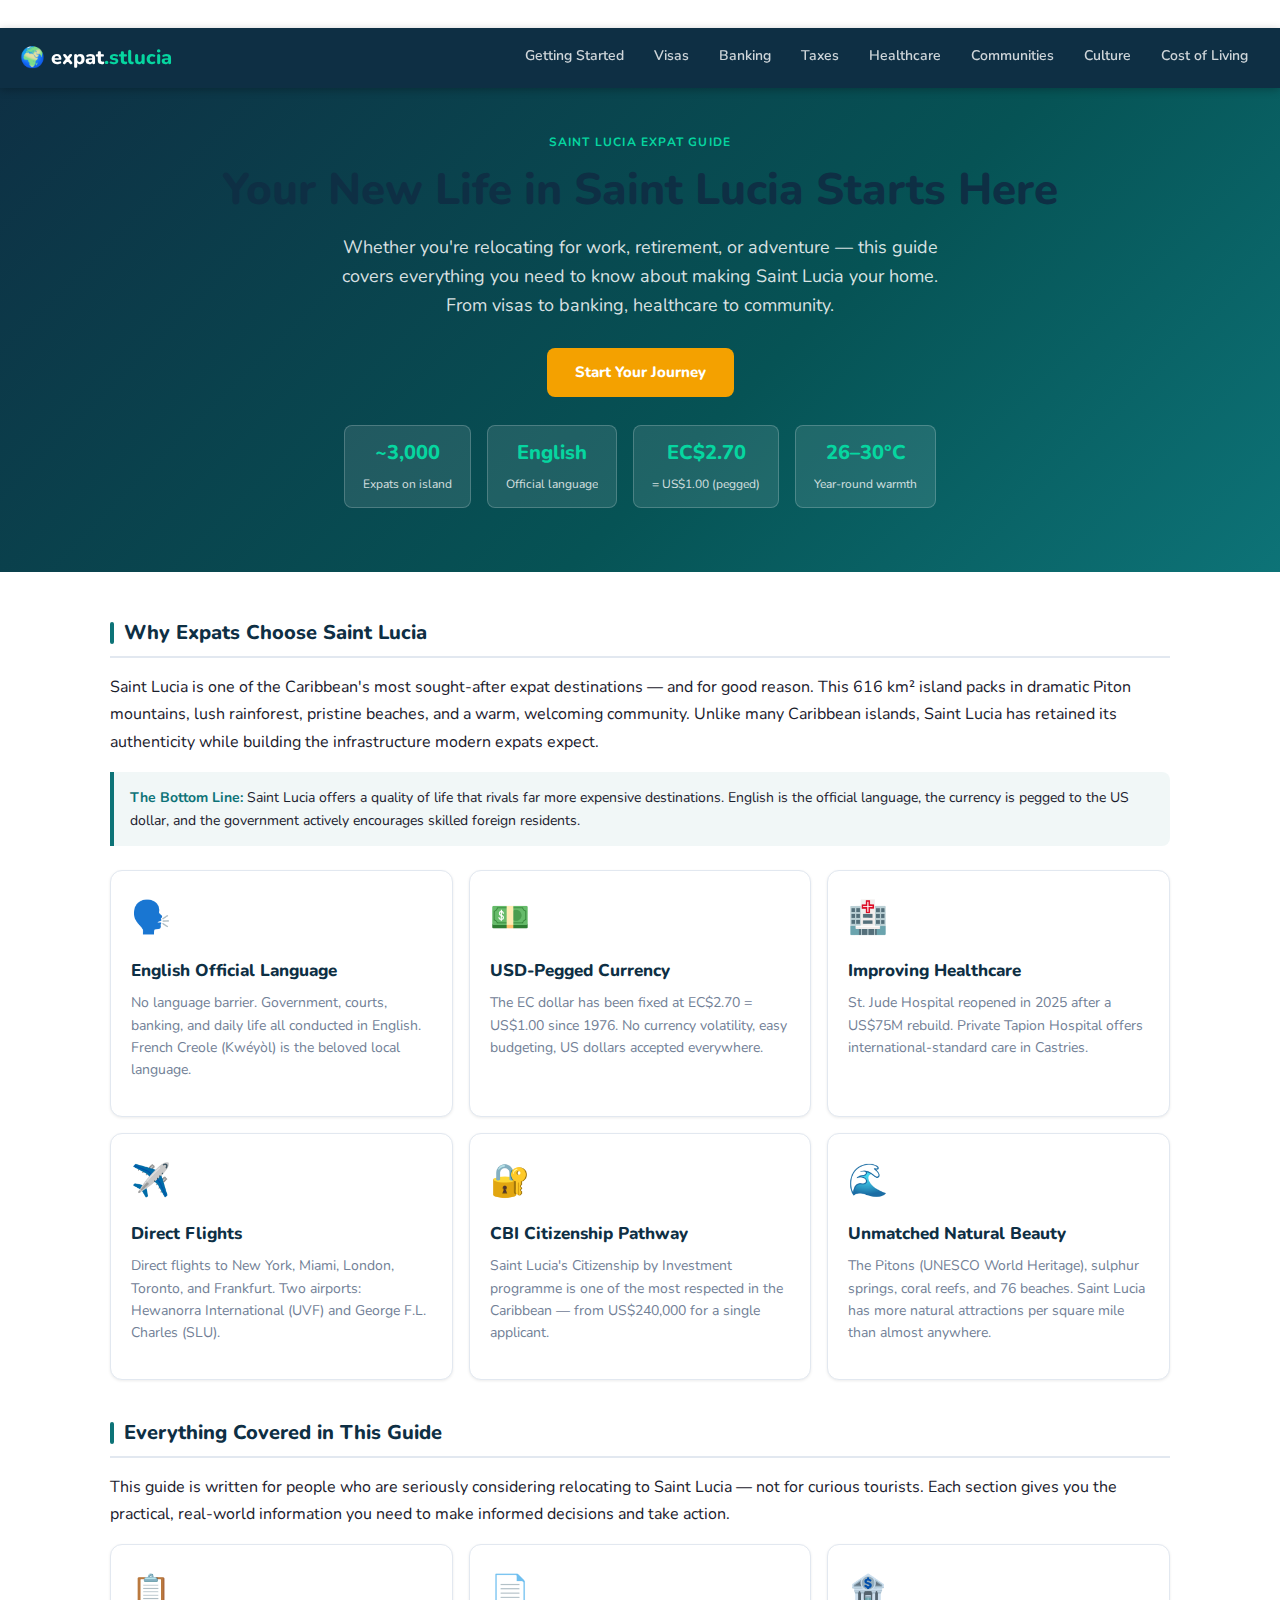
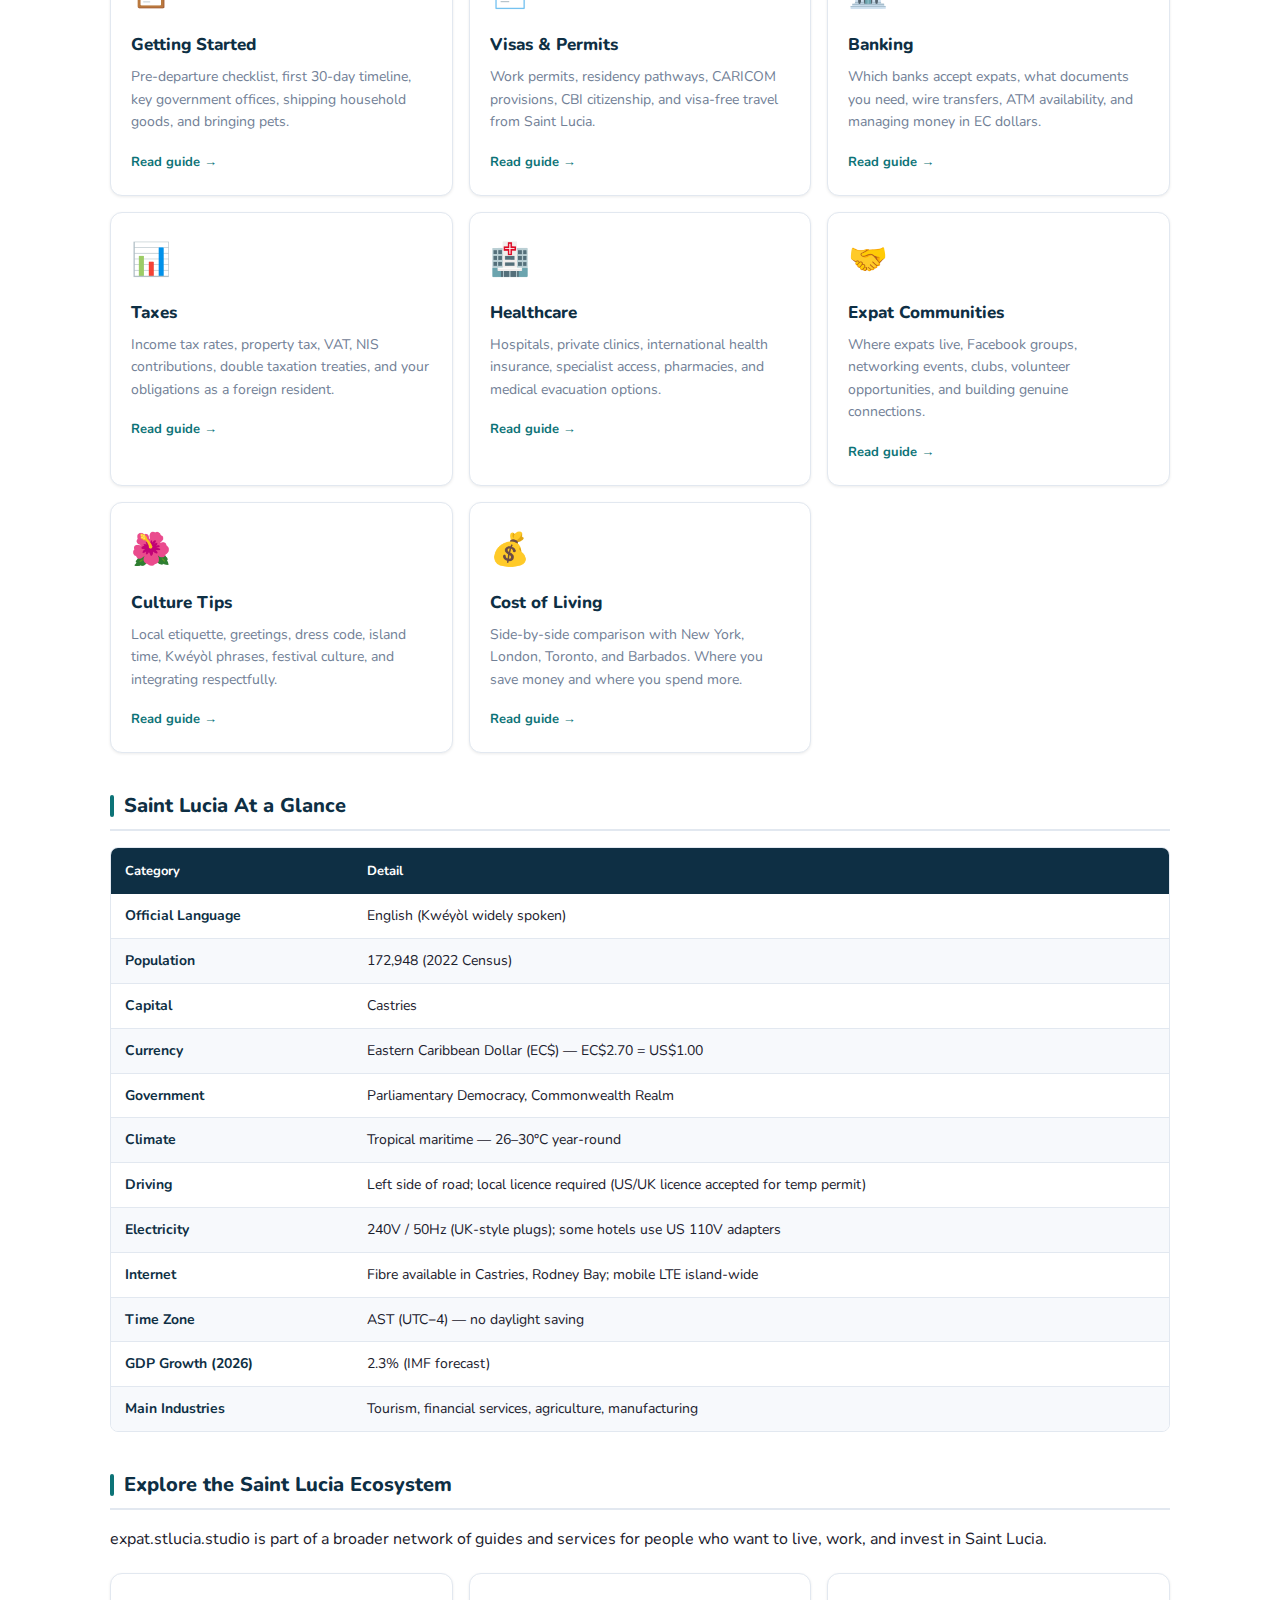
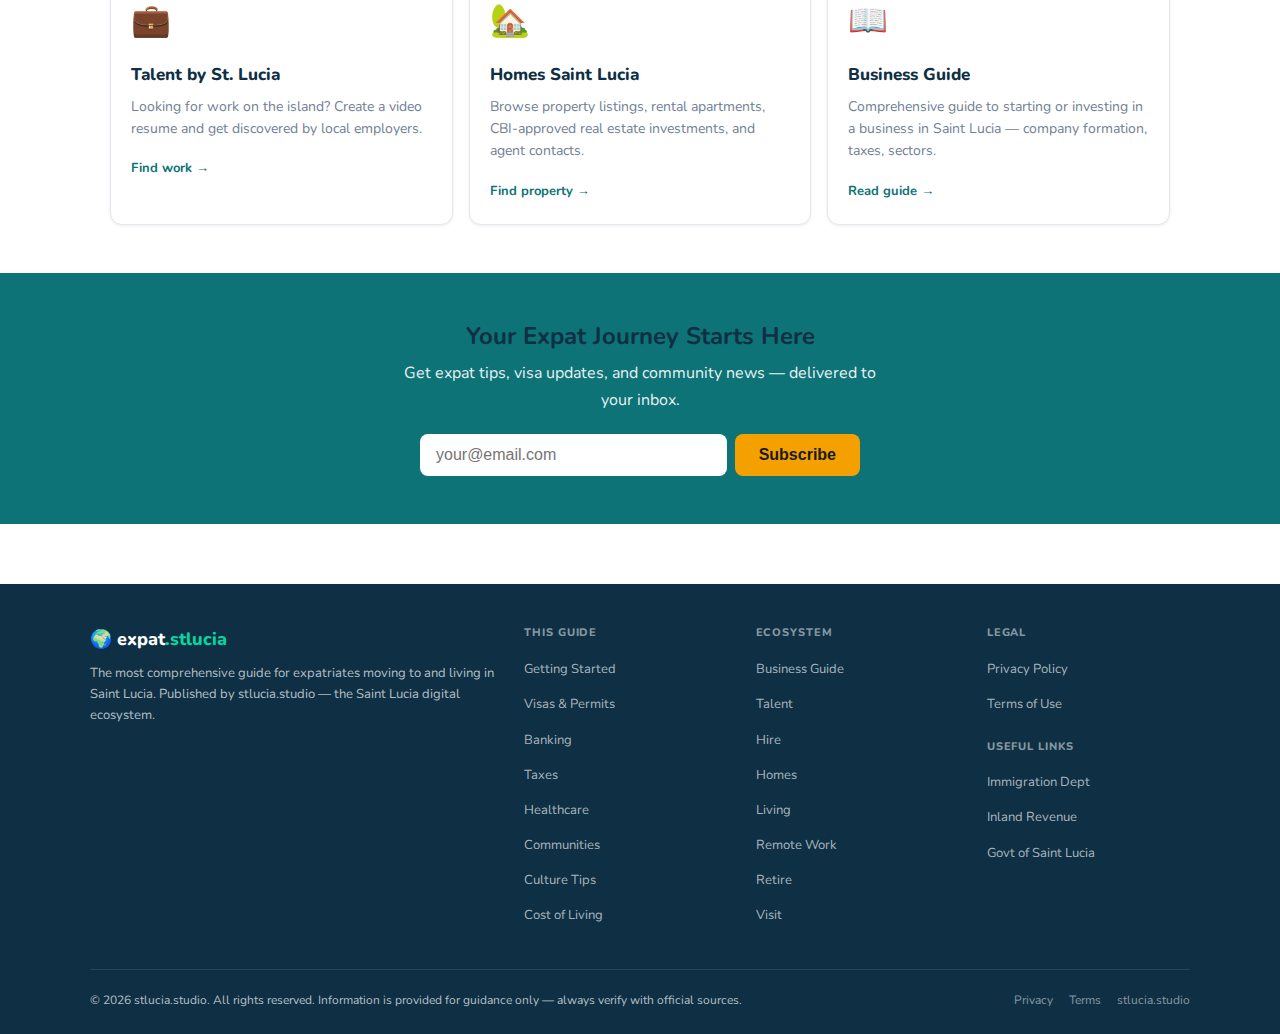
<file: index.html>
<!DOCTYPE html>
<html lang="en">
<head>
  <meta charset="UTF-8" />
  <meta name="viewport" content="width=device-width, initial-scale=1.0" />
  <title>Expat Guide to Saint Lucia — expat.stlucia.studio</title>
  <meta name="description" content="The complete guide for expatriates moving to and living in Saint Lucia. Visas, banking, taxes, healthcare, communities and cost of living — all in one place." />
  <meta name="keywords" content="expat Saint Lucia, moving to Saint Lucia, living in Saint Lucia, expat guide Caribbean, Saint Lucia residency, work permit Saint Lucia" />
  <link rel="canonical" href="https://expat.stlucia.studio/" />

  <!-- Open Graph -->
  <meta property="og:type"        content="website" />
  <meta property="og:url"         content="https://expat.stlucia.studio/" />
  <meta property="og:title"       content="Expat Guide to Saint Lucia" />
  <meta property="og:description" content="Everything you need to know about relocating and living as an expat in Saint Lucia — visas, banking, taxes, healthcare and community." />
  <meta property="og:image"       content="https://expat.stlucia.studio/assets/images/og-home.jpg" />
  <meta name="twitter:card"       content="summary_large_image" />

  <!-- PWA -->
  <link rel="manifest" href="manifest.json" />
  <meta name="theme-color" content="#0D7377" />

  <link rel="stylesheet" href="assets/css/style.css" />

  <!-- Analytics: Plausible -->
  <script defer src="https://plausible.io/js/pa-bzVnsYr3SVTjcja_JFnrT.js"></script>
  <script>window.plausible=window.plausible||function(){(plausible.q=plausible.q||[]).push(arguments)}</script>

  <!-- GA4 + FB Pixel (consent-gated via guide-analytics.js) -->
  <script defer src="/assets/js/guide-analytics.js"></script>
</head>
<body>

<a class="skip-link" href="#main">Skip to main content</a>

<!-- Super Nav -->

<!-- Main Navbar -->
<header class="navbar" role="banner">
  <a href="index.html" class="navbar__logo">🌍 expat<span>.stlucia</span></a>
  <ul class="navbar__links" role="list">
    <li><a href="getting-started.html">Getting Started</a></li>
    <li><a href="visas-permits.html">Visas</a></li>
    <li><a href="banking.html">Banking</a></li>
    <li><a href="taxes.html">Taxes</a></li>
    <li><a href="healthcare.html">Healthcare</a></li>
    <li><a href="communities.html">Communities</a></li>
    <li><a href="culture-tips.html">Culture</a></li>
    <li><a href="cost-comparison.html">Cost of Living</a></li>
  </ul>
  <button class="navbar__hamburger" aria-label="Open menu" aria-expanded="false">
    <span></span><span></span><span></span>
  </button>
</header>

<!-- Mobile Nav -->
<nav class="mobile-nav" aria-label="Mobile navigation">
  <a href="getting-started.html">Getting Started</a>
  <a href="visas-permits.html">Visas &amp; Permits</a>
  <a href="banking.html">Banking</a>
  <a href="taxes.html">Taxes</a>
  <a href="healthcare.html">Healthcare</a>
  <a href="communities.html">Communities</a>
  <a href="culture-tips.html">Culture Tips</a>
  <a href="cost-comparison.html">Cost of Living</a>
</nav>

<!-- Hero -->
<section class="hero">
  <p class="hero__eyebrow">Saint Lucia Expat Guide</p>
  <h1 class="hero__title">Your New Life in Saint Lucia Starts Here</h1>
  <p class="hero__subtitle">Whether you're relocating for work, retirement, or adventure — this guide covers everything you need to know about making Saint Lucia your home. From visas to banking, healthcare to community.</p>
  <a href="getting-started.html" class="hero__cta">Start Your Journey</a>

  <div class="hero__meta">
    <div class="hero__meta-item">
      <strong>~3,000</strong>
      <span>Expats on island</span>
    </div>
    <div class="hero__meta-item">
      <strong>English</strong>
      <span>Official language</span>
    </div>
    <div class="hero__meta-item">
      <strong>EC$2.70</strong>
      <span>= US$1.00 (pegged)</span>
    </div>
    <div class="hero__meta-item">
      <strong>26–30°C</strong>
      <span>Year-round warmth</span>
    </div>
  </div>
</section>

<!-- Main Content -->
<main id="main" class="main-content" style="max-width:1100px;margin:0 auto;padding:48px 20px;">

  <!-- Why Saint Lucia -->
  <div class="section">
    <h2 class="section-title">Why Expats Choose Saint Lucia</h2>
    <p>Saint Lucia is one of the Caribbean's most sought-after expat destinations — and for good reason. This 616 km² island packs in dramatic Piton mountains, lush rainforest, pristine beaches, and a warm, welcoming community. Unlike many Caribbean islands, Saint Lucia has retained its authenticity while building the infrastructure modern expats expect.</p>

    <div class="tip-box">
      <strong>The Bottom Line:</strong> Saint Lucia offers a quality of life that rivals far more expensive destinations. English is the official language, the currency is pegged to the US dollar, and the government actively encourages skilled foreign residents.
    </div>

    <div class="cards-grid mt-24">
      <div class="card">
        <div class="card__icon">🗣️</div>
        <div class="card__title">English Official Language</div>
        <div class="card__desc">No language barrier. Government, courts, banking, and daily life all conducted in English. French Creole (Kwéyòl) is the beloved local language.</div>
      </div>
      <div class="card">
        <div class="card__icon">💵</div>
        <div class="card__title">USD-Pegged Currency</div>
        <div class="card__desc">The EC dollar has been fixed at EC$2.70 = US$1.00 since 1976. No currency volatility, easy budgeting, US dollars accepted everywhere.</div>
      </div>
      <div class="card">
        <div class="card__icon">🏥</div>
        <div class="card__title">Improving Healthcare</div>
        <div class="card__desc">St. Jude Hospital reopened in 2025 after a US$75M rebuild. Private Tapion Hospital offers international-standard care in Castries.</div>
      </div>
      <div class="card">
        <div class="card__icon">✈️</div>
        <div class="card__title">Direct Flights</div>
        <div class="card__desc">Direct flights to New York, Miami, London, Toronto, and Frankfurt. Two airports: Hewanorra International (UVF) and George F.L. Charles (SLU).</div>
      </div>
      <div class="card">
        <div class="card__icon">🔐</div>
        <div class="card__title">CBI Citizenship Pathway</div>
        <div class="card__desc">Saint Lucia's Citizenship by Investment programme is one of the most respected in the Caribbean — from US$240,000 for a single applicant.</div>
      </div>
      <div class="card">
        <div class="card__icon">🌊</div>
        <div class="card__title">Unmatched Natural Beauty</div>
        <div class="card__desc">The Pitons (UNESCO World Heritage), sulphur springs, coral reefs, and 76 beaches. Saint Lucia has more natural attractions per square mile than almost anywhere.</div>
      </div>
    </div>
  </div>

  <!-- Topics Overview -->
  <div class="section">
    <h2 class="section-title">Everything Covered in This Guide</h2>
    <p>This guide is written for people who are seriously considering relocating to Saint Lucia — not for curious tourists. Each section gives you the practical, real-world information you need to make informed decisions and take action.</p>

    <div class="cards-grid mt-16">
      <div class="card">
        <div class="card__icon">📋</div>
        <div class="card__title">Getting Started</div>
        <div class="card__desc">Pre-departure checklist, first 30-day timeline, key government offices, shipping household goods, and bringing pets.</div>
        <a href="getting-started.html" class="card__link">Read guide</a>
      </div>
      <div class="card">
        <div class="card__icon">📄</div>
        <div class="card__title">Visas &amp; Permits</div>
        <div class="card__desc">Work permits, residency pathways, CARICOM provisions, CBI citizenship, and visa-free travel from Saint Lucia.</div>
        <a href="visas-permits.html" class="card__link">Read guide</a>
      </div>
      <div class="card">
        <div class="card__icon">🏦</div>
        <div class="card__title">Banking</div>
        <div class="card__desc">Which banks accept expats, what documents you need, wire transfers, ATM availability, and managing money in EC dollars.</div>
        <a href="banking.html" class="card__link">Read guide</a>
      </div>
      <div class="card">
        <div class="card__icon">📊</div>
        <div class="card__title">Taxes</div>
        <div class="card__desc">Income tax rates, property tax, VAT, NIS contributions, double taxation treaties, and your obligations as a foreign resident.</div>
        <a href="taxes.html" class="card__link">Read guide</a>
      </div>
      <div class="card">
        <div class="card__icon">🏥</div>
        <div class="card__title">Healthcare</div>
        <div class="card__desc">Hospitals, private clinics, international health insurance, specialist access, pharmacies, and medical evacuation options.</div>
        <a href="healthcare.html" class="card__link">Read guide</a>
      </div>
      <div class="card">
        <div class="card__icon">🤝</div>
        <div class="card__title">Expat Communities</div>
        <div class="card__desc">Where expats live, Facebook groups, networking events, clubs, volunteer opportunities, and building genuine connections.</div>
        <a href="communities.html" class="card__link">Read guide</a>
      </div>
      <div class="card">
        <div class="card__icon">🌺</div>
        <div class="card__title">Culture Tips</div>
        <div class="card__desc">Local etiquette, greetings, dress code, island time, Kwéyòl phrases, festival culture, and integrating respectfully.</div>
        <a href="culture-tips.html" class="card__link">Read guide</a>
      </div>
      <div class="card">
        <div class="card__icon">💰</div>
        <div class="card__title">Cost of Living</div>
        <div class="card__desc">Side-by-side comparison with New York, London, Toronto, and Barbados. Where you save money and where you spend more.</div>
        <a href="cost-comparison.html" class="card__link">Read guide</a>
      </div>
    </div>
  </div>

  <!-- Quick Facts -->
  <div class="section">
    <h2 class="section-title">Saint Lucia At a Glance</h2>
    <div class="table-wrap">
      <table>
        <thead>
          <tr>
            <th>Category</th>
            <th>Detail</th>
          </tr>
        </thead>
        <tbody>
          <tr><td class="td-label">Official Language</td><td>English (Kwéyòl widely spoken)</td></tr>
          <tr><td class="td-label">Population</td><td>172,948 (2022 Census)</td></tr>
          <tr><td class="td-label">Capital</td><td>Castries</td></tr>
          <tr><td class="td-label">Currency</td><td>Eastern Caribbean Dollar (EC$) — EC$2.70 = US$1.00</td></tr>
          <tr><td class="td-label">Government</td><td>Parliamentary Democracy, Commonwealth Realm</td></tr>
          <tr><td class="td-label">Climate</td><td>Tropical maritime — 26–30°C year-round</td></tr>
          <tr><td class="td-label">Driving</td><td>Left side of road; local licence required (US/UK licence accepted for temp permit)</td></tr>
          <tr><td class="td-label">Electricity</td><td>240V / 50Hz (UK-style plugs); some hotels use US 110V adapters</td></tr>
          <tr><td class="td-label">Internet</td><td>Fibre available in Castries, Rodney Bay; mobile LTE island-wide</td></tr>
          <tr><td class="td-label">Time Zone</td><td>AST (UTC−4) — no daylight saving</td></tr>
          <tr><td class="td-label">GDP Growth (2026)</td><td>2.3% (IMF forecast)</td></tr>
          <tr><td class="td-label">Main Industries</td><td>Tourism, financial services, agriculture, manufacturing</td></tr>
        </tbody>
      </table>
    </div>
  </div>

  <!-- Ecosystem CTA -->
  <div class="section">
    <h2 class="section-title">Explore the Saint Lucia Ecosystem</h2>
    <p>expat.stlucia.studio is part of a broader network of guides and services for people who want to live, work, and invest in Saint Lucia.</p>
    <div class="cards-grid">
      <div class="card">
        <div class="card__icon">💼</div>
        <div class="card__title">Talent by St. Lucia</div>
        <div class="card__desc">Looking for work on the island? Create a video resume and get discovered by local employers.</div>
        <a href="https://talent.stlucia.studio" class="card__link">Find work</a>
      </div>
      <div class="card">
        <div class="card__icon">🏡</div>
        <div class="card__title">Homes Saint Lucia</div>
        <div class="card__desc">Browse property listings, rental apartments, CBI-approved real estate investments, and agent contacts.</div>
        <a href="https://homes.stlucia.studio" class="card__link">Find property</a>
      </div>
      <div class="card">
        <div class="card__icon">📖</div>
        <div class="card__title">Business Guide</div>
        <div class="card__desc">Comprehensive guide to starting or investing in a business in Saint Lucia — company formation, taxes, sectors.</div>
        <a href="https://stlucia.studio" class="card__link">Read guide</a>
      </div>
    </div>
  </div>

</main>

<!-- EMAIL CAPTURE -->
<section class="email-capture" style="background:#0D7377;padding:48px 24px;text-align:center;color:#fff;">
  <h2 style="font-size:24px;margin-bottom:8px;">Your Expat Journey Starts Here</h2>
  <p style="opacity:0.9;margin-bottom:20px;max-width:500px;margin-left:auto;margin-right:auto;">Get expat tips, visa updates, and community news — delivered to your inbox.</p>
  <form id="email-form" style="display:flex;gap:8px;max-width:440px;margin:0 auto;flex-wrap:wrap;justify-content:center;">
    <input type="email" id="email-input" placeholder="your@email.com" required style="flex:1;min-width:200px;padding:12px 16px;border:none;border-radius:8px;font-size:16px;">
    <button type="submit" style="padding:12px 24px;background:#F4A100;color:#1a1a1a;border:none;border-radius:8px;font-weight:700;cursor:pointer;font-size:16px;white-space:nowrap;">Subscribe</button>
  </form>
  <p id="email-msg" style="margin-top:12px;font-size:14px;display:none;"></p>
</section>
<script>
(function(){
  var form=document.getElementById('email-form');
  if(!form)return;
  form.addEventListener('submit',function(e){
    e.preventDefault();
    var email=document.getElementById('email-input').value.trim();
    var msg=document.getElementById('email-msg');
    if(!email)return;
    msg.style.display='block';
    msg.textContent='Subscribing...';
    msg.style.color='#fff';
    fetch('https://edybhgkuttsyoouizwcw.supabase.co/rest/v1/email_subscribers',{
      method:'POST',
      headers:{
        'Content-Type':'application/json',
        'apikey':'eyJhbGciOiJIUzI1NiIsInR5cCI6IkpXVCJ9.eyJpc3MiOiJzdXBhYmFzZSIsInJlZiI6ImVkeWJoZ2t1dHRzeW9vdWl6d2N3Iiwicm9sZSI6ImFub24iLCJpYXQiOjE3NzEwMDI2MTQsImV4cCI6MjA4NjU3ODYxNH0.qaLYTfJQDz8Tp2WBqCLhKKaSs_lBSAvQ3W2h4v2L0xA',
        'Prefer':'return=minimal'
      },
      body:JSON.stringify({email:email,source:'expat.stlucia.studio',subscribed_at:new Date().toISOString()})
    }).then(function(r){
      if(r.ok||r.status===201){msg.textContent='You\'re subscribed! 🎉';msg.style.color='#06D6A0';document.getElementById('email-input').value='';}
      else if(r.status===409){msg.textContent='You\'re already subscribed!';msg.style.color='#FFD166';}
      else{msg.textContent='Something went wrong. Try again.';msg.style.color='#EF476F';}
    }).catch(function(){msg.textContent='Connection error. Try again.';msg.style.color='#EF476F';});
  });
})();
</script>

<!-- Footer -->
<footer class="footer">
  <div style="max-width:1100px;margin:0 auto;">
    <div class="footer__grid">
      <div class="footer__brand">
        <span class="footer__logo">🌍 expat<span>.stlucia</span></span>
        <p class="footer__desc">The most comprehensive guide for expatriates moving to and living in Saint Lucia. Published by stlucia.studio — the Saint Lucia digital ecosystem.</p>
      </div>
      <div>
        <div class="footer__col-title">This Guide</div>
        <ul class="footer__links">
          <li><a href="getting-started.html">Getting Started</a></li>
          <li><a href="visas-permits.html">Visas &amp; Permits</a></li>
          <li><a href="banking.html">Banking</a></li>
          <li><a href="taxes.html">Taxes</a></li>
          <li><a href="healthcare.html">Healthcare</a></li>
          <li><a href="communities.html">Communities</a></li>
          <li><a href="culture-tips.html">Culture Tips</a></li>
          <li><a href="cost-comparison.html">Cost of Living</a></li>
        </ul>
      </div>
      <div>
        <div class="footer__col-title">Ecosystem</div>
        <ul class="footer__links">
          <li><a href="https://stlucia.studio">Business Guide</a></li>
          <li><a href="https://talent.stlucia.studio">Talent</a></li>
          <li><a href="https://hire.stlucia.studio">Hire</a></li>
          <li><a href="https://homes.stlucia.studio">Homes</a></li>
          <li><a href="https://living.stlucia.studio">Living</a></li>
          <li><a href="https://remote.stlucia.studio">Remote Work</a></li>
          <li><a href="https://retire.stlucia.studio">Retire</a></li>
          <li><a href="https://visit.stlucia.studio">Visit</a></li>
        </ul>
      </div>
      <div>
        <div class="footer__col-title">Legal</div>
        <ul class="footer__links">
          <li><a href="privacy.html">Privacy Policy</a></li>
          <li><a href="terms.html">Terms of Use</a></li>
        </ul>
        <div class="footer__col-title" style="margin-top:20px;">Useful Links</div>
        <ul class="footer__links">
          <li><a href="https://immigration.govt.lc" target="_blank" rel="noopener">Immigration Dept</a></li>
          <li><a href="https://ird.govt.lc" target="_blank" rel="noopener">Inland Revenue</a></li>
          <li><a href="https://www.govt.lc" target="_blank" rel="noopener">Govt of Saint Lucia</a></li>
        </ul>
      </div>
    </div>
    <div class="footer__bottom">
      <span>&copy; <span class="js-year">2026</span> stlucia.studio. All rights reserved. Information is provided for guidance only — always verify with official sources.</span>
      <div class="footer__legal-links">
        <a href="privacy.html">Privacy</a>
        <a href="terms.html">Terms</a>
        <a href="https://stlucia.studio">stlucia.studio</a>
      </div>
    </div>
  </div>
</footer>

<script src="assets/js/app.js"></script>
<script src="/assets/js/guide-analytics.js" defer></script>
</body>
</html>
</file>
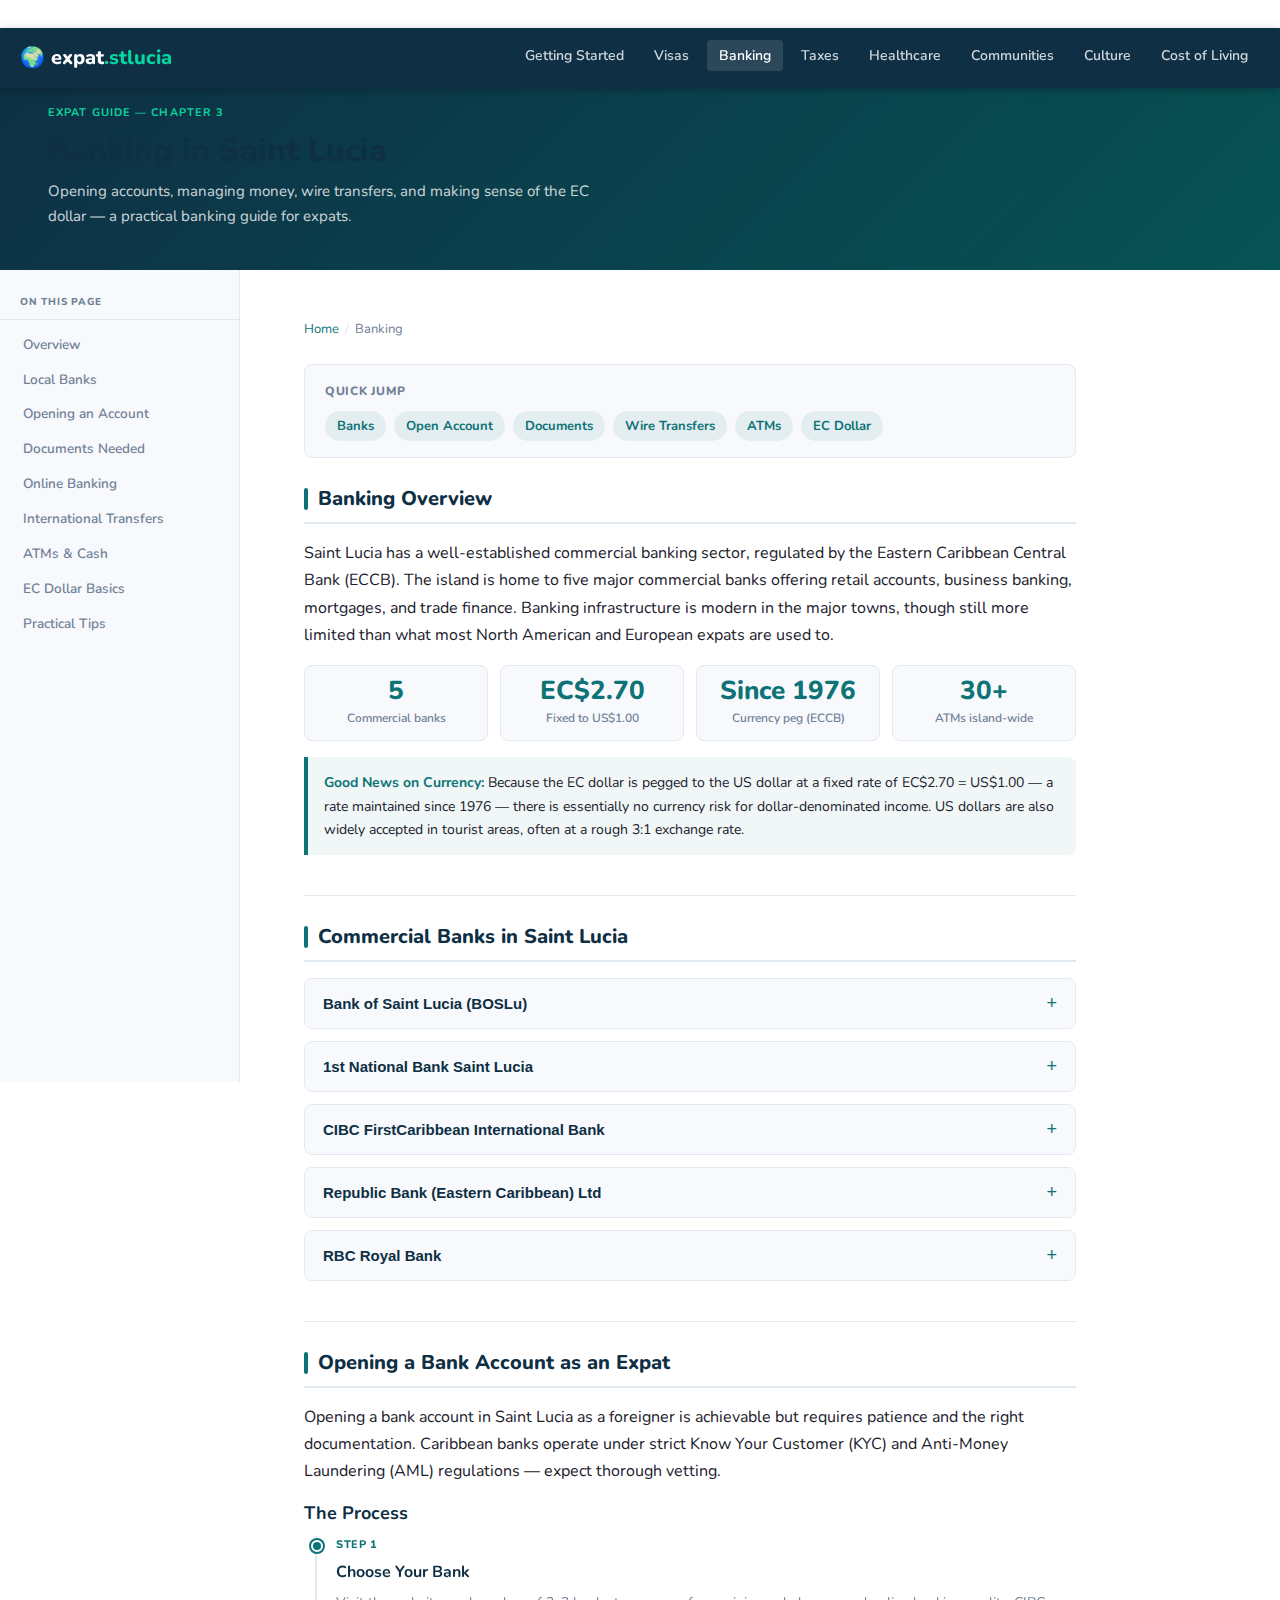
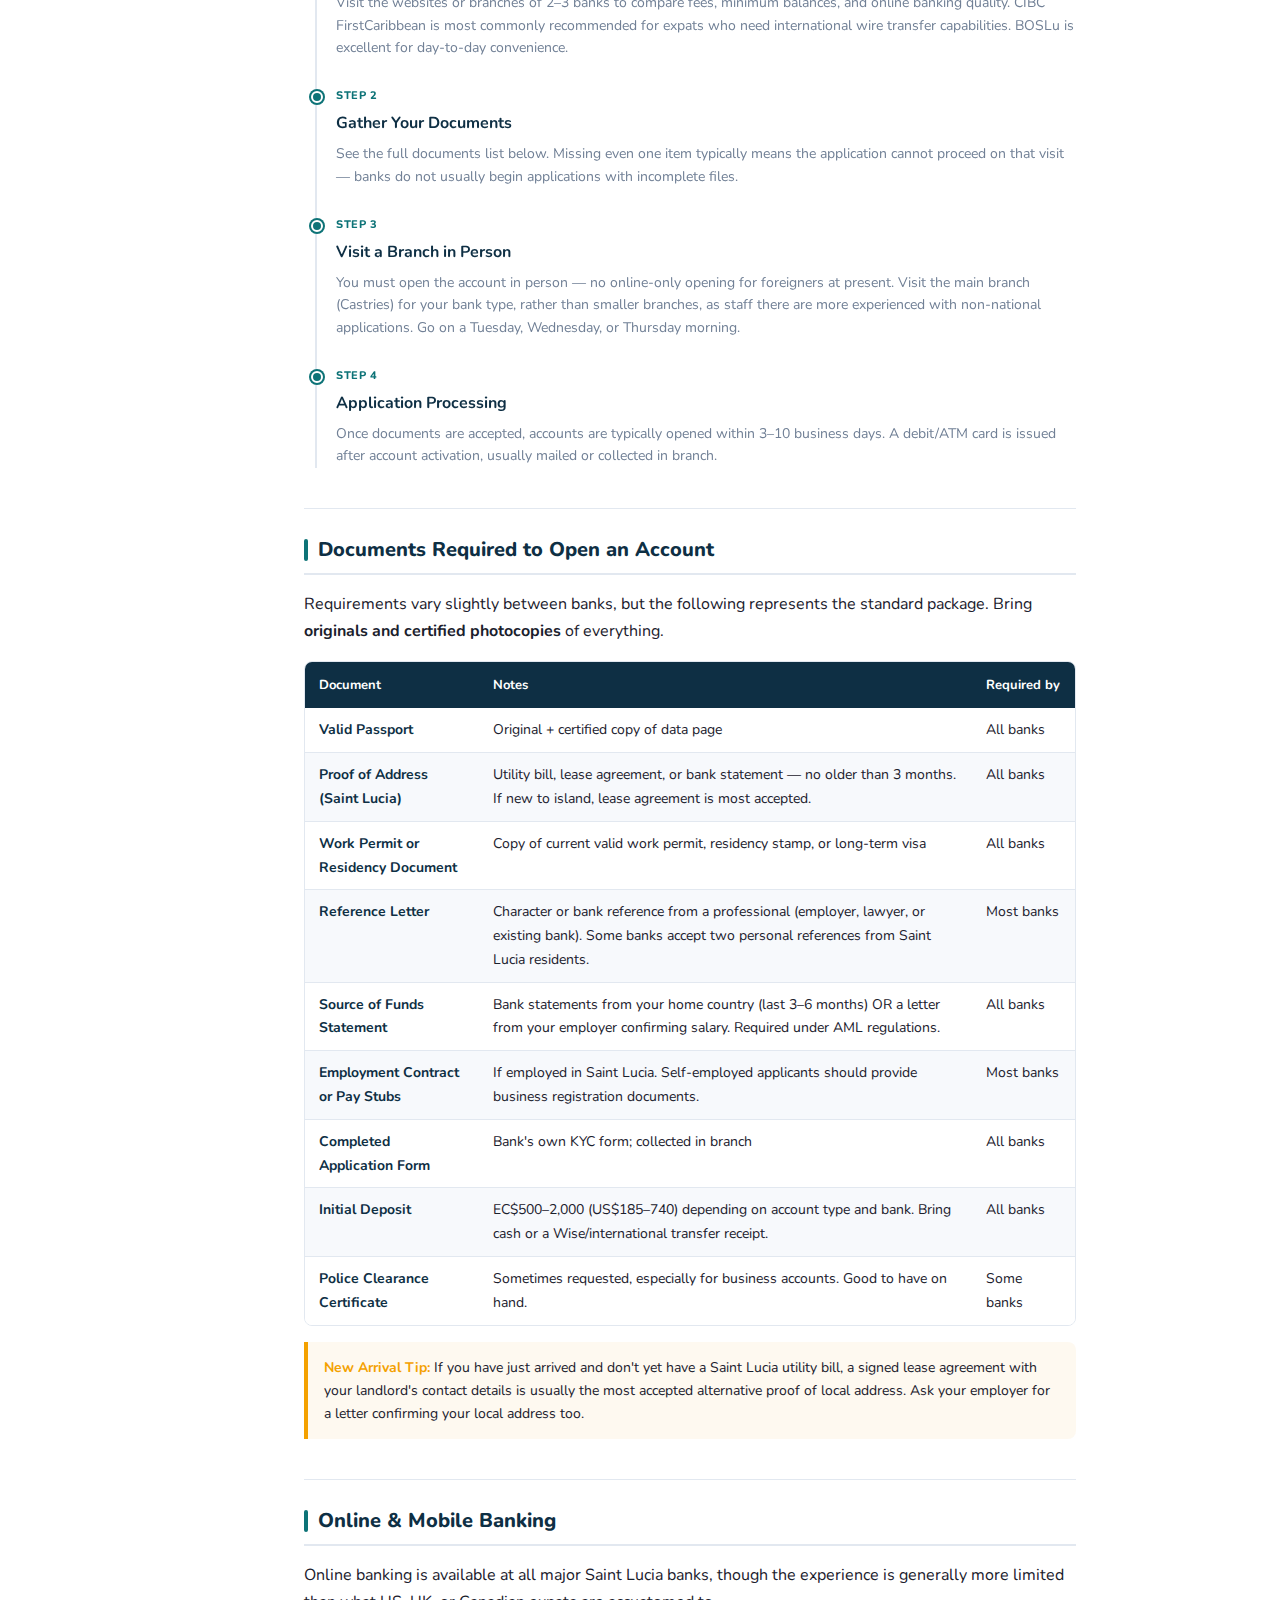
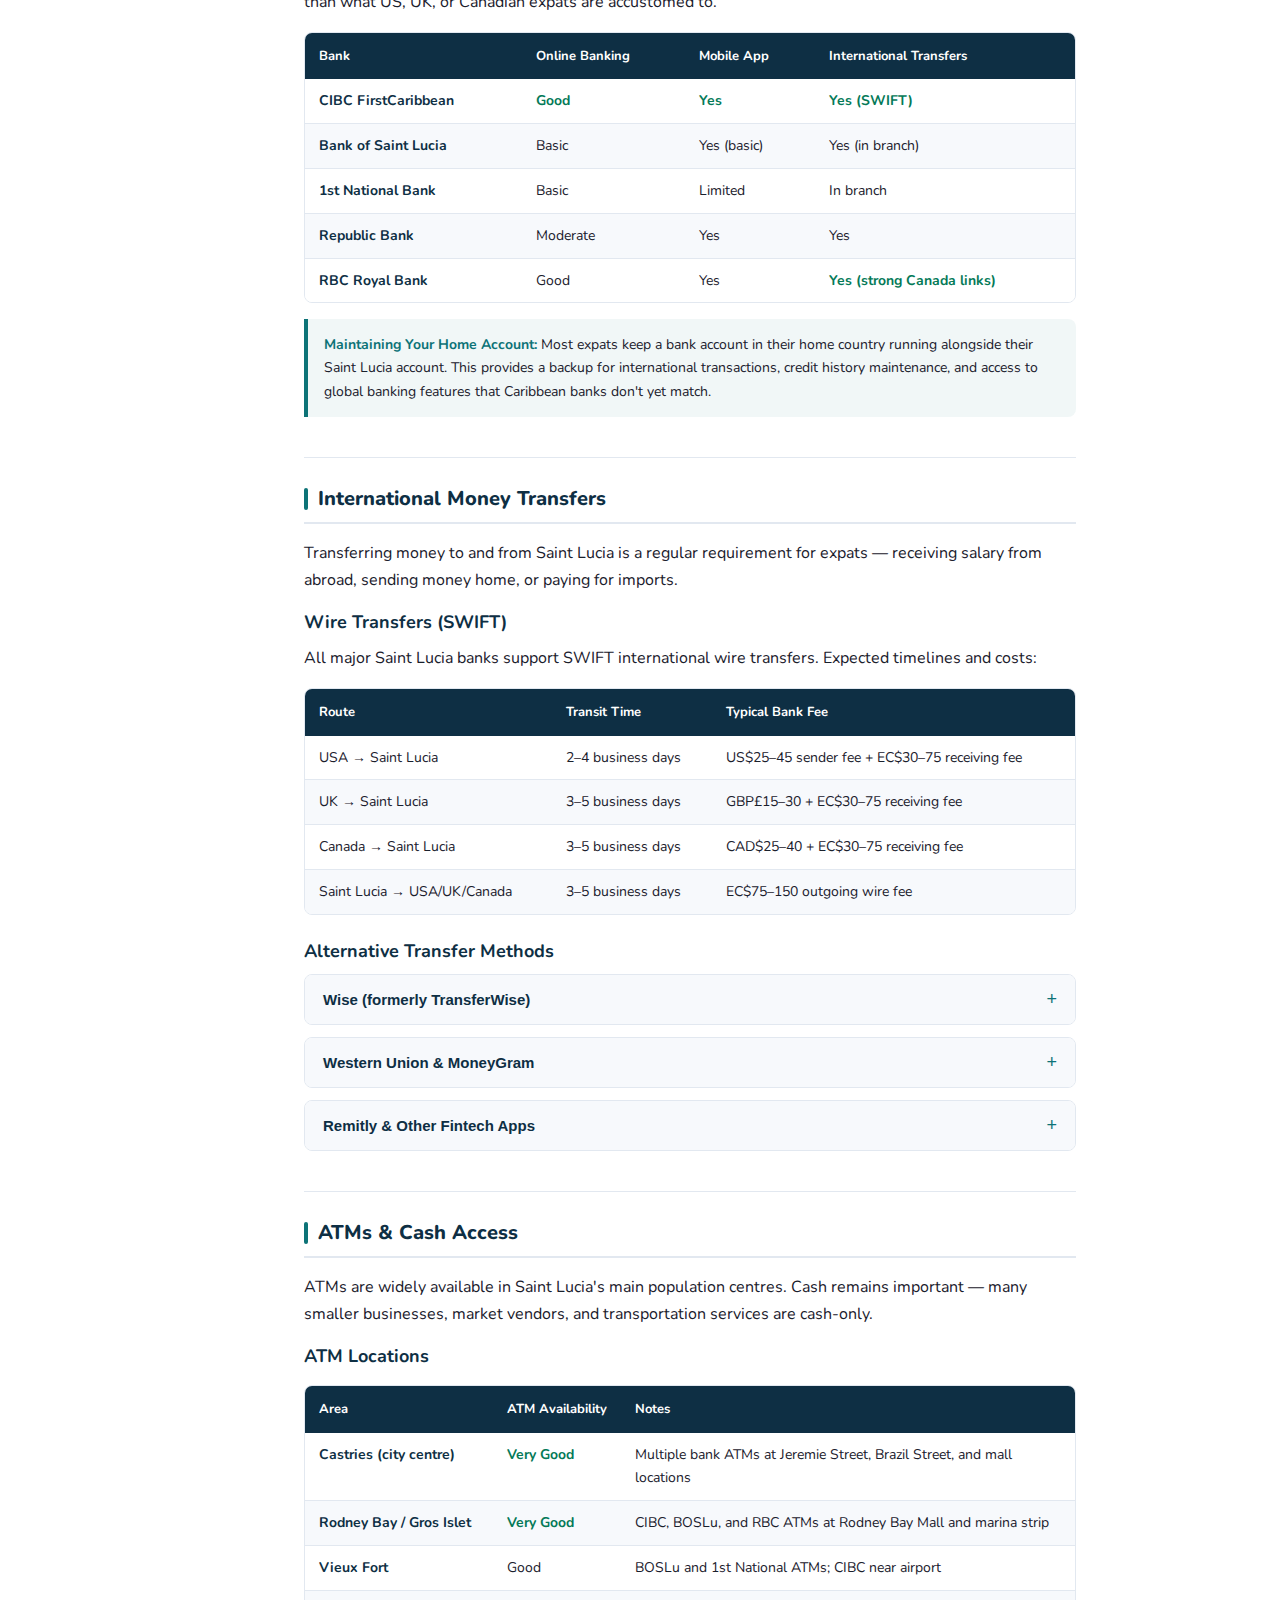
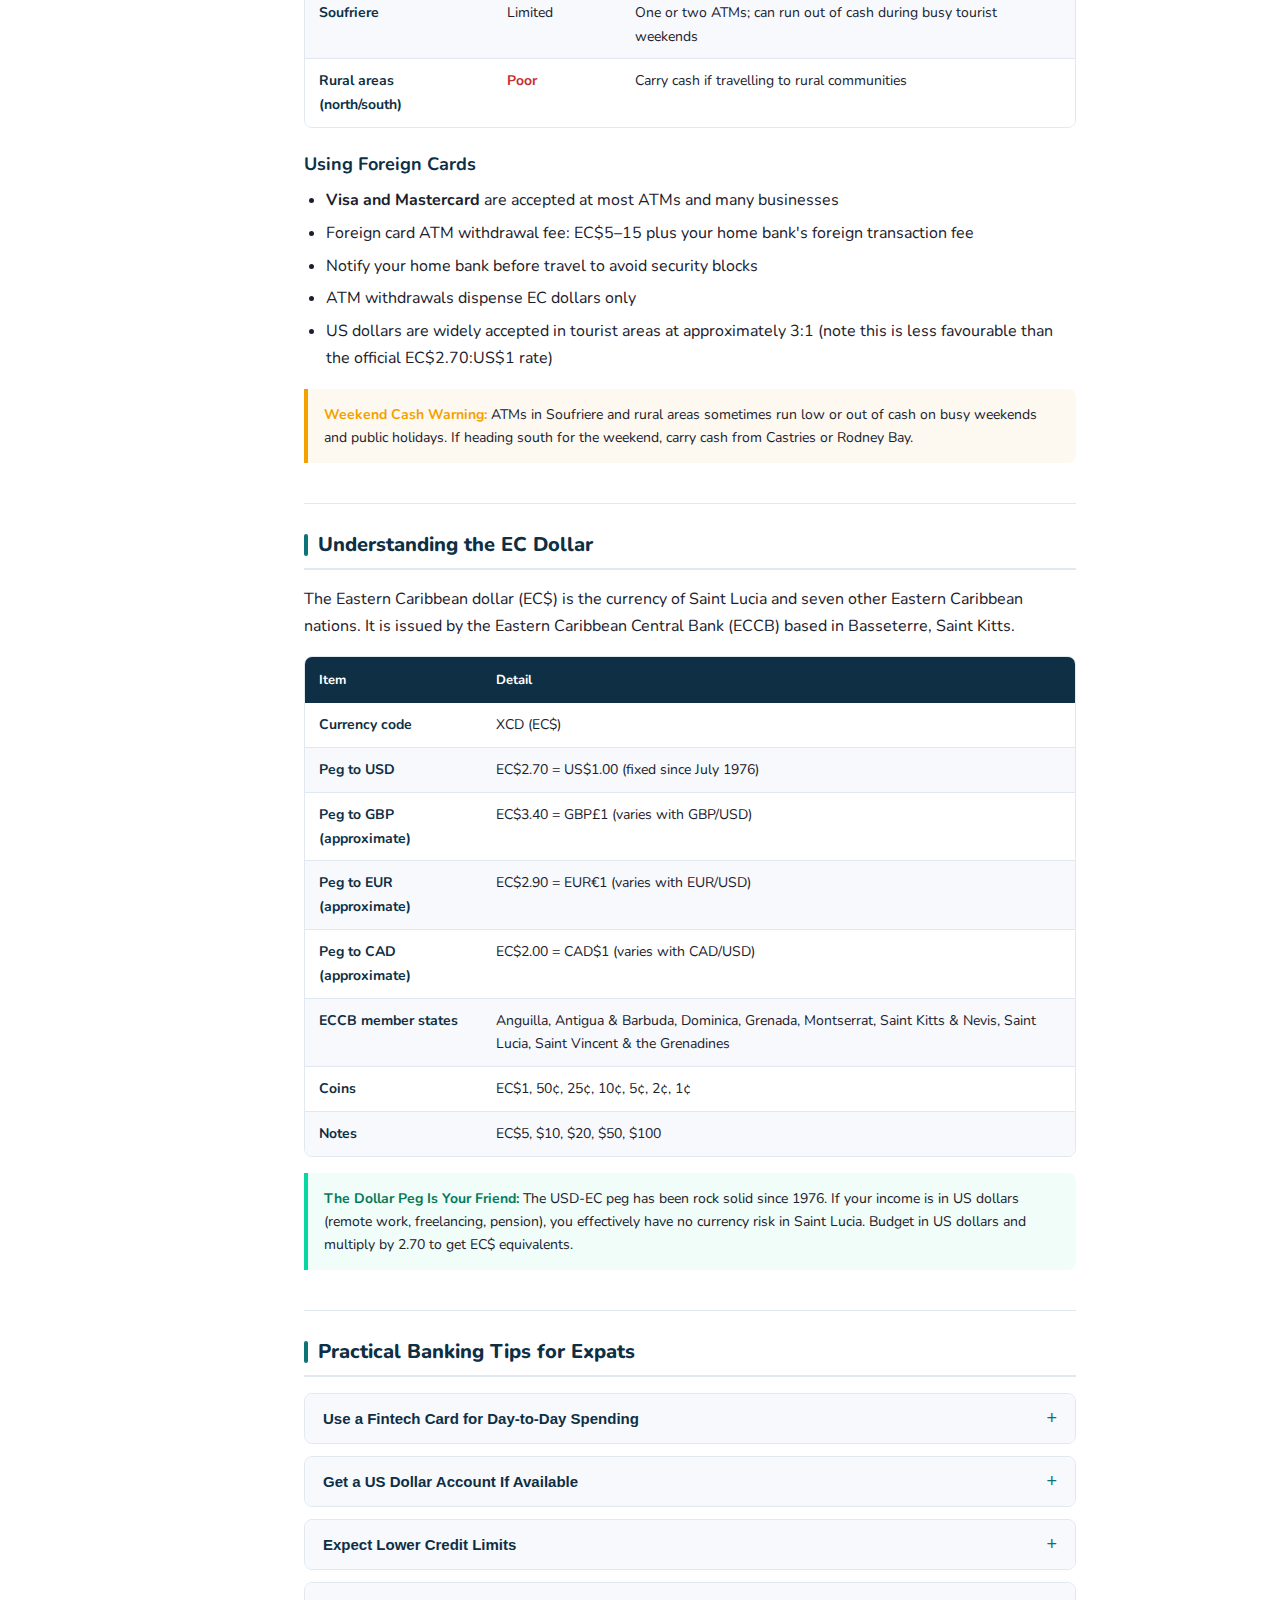
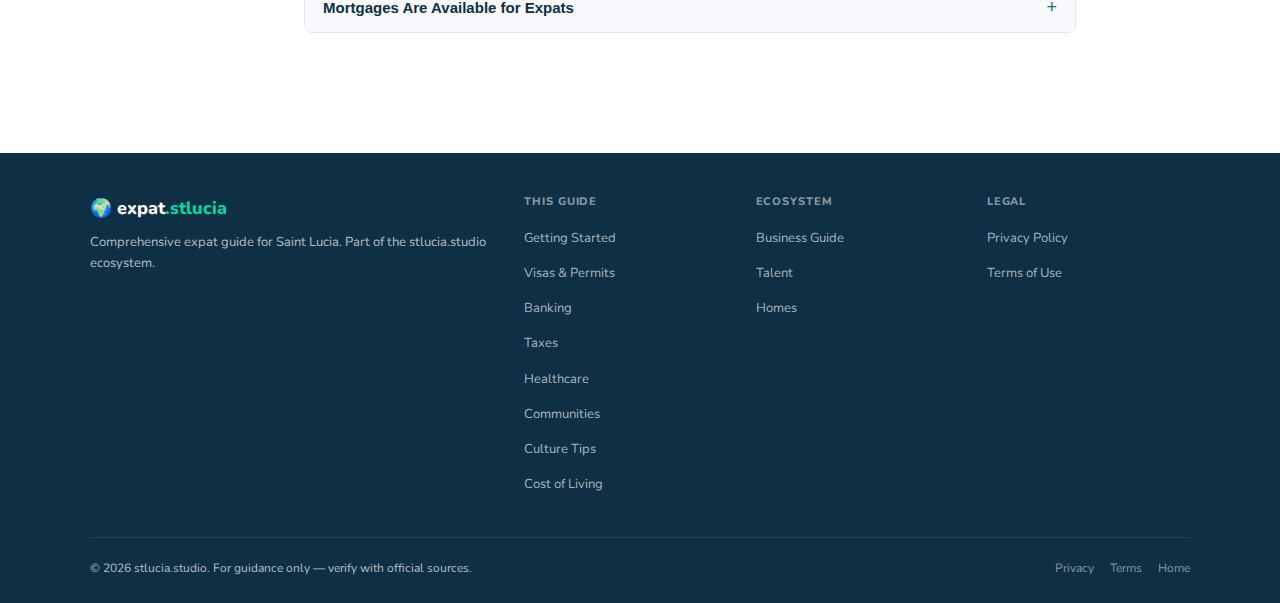
<file: banking.html>
<!DOCTYPE html>
<html lang="en">
<head>
  <meta charset="UTF-8" />
  <meta name="viewport" content="width=device-width, initial-scale=1.0" />
  <title>Banking in Saint Lucia — Expat Guide | expat.stlucia.studio</title>
  <meta name="description" content="Complete guide to banking as an expat in Saint Lucia. Which banks accept foreigners, documents needed, wire transfers, ATMs, and managing money in EC dollars." />
  <meta name="keywords" content="banking Saint Lucia expat, open bank account Saint Lucia, Bank of Saint Lucia, CIBC FirstCaribbean, wire transfer Saint Lucia, EC dollar banking" />
  <link rel="canonical" href="https://expat.stlucia.studio/banking.html" />

  <meta property="og:type"        content="article" />
  <meta property="og:url"         content="https://expat.stlucia.studio/banking.html" />
  <meta property="og:title"       content="Banking in Saint Lucia — Expat Guide" />
  <meta property="og:description" content="How to open a bank account in Saint Lucia as a foreigner — required documents, local banks, wire transfers, ATMs, and managing your money." />
  <meta property="og:image"       content="https://expat.stlucia.studio/assets/images/og-banking.jpg" />
  <meta name="twitter:card"       content="summary_large_image" />

  <link rel="manifest" href="manifest.json" />
  <meta name="theme-color" content="#0D7377" />
  <link rel="stylesheet" href="assets/css/style.css" />

  <!-- Analytics: Plausible -->
  <script defer src="https://plausible.io/js/pa-bzVnsYr3SVTjcja_JFnrT.js"></script>
  <script>window.plausible=window.plausible||function(){(plausible.q=plausible.q||[]).push(arguments)}</script>

  <!-- GA4 + FB Pixel (consent-gated via guide-analytics.js) -->
  <script defer src="/assets/js/guide-analytics.js"></script>
</head>
<body>

<a class="skip-link" href="#main">Skip to main content</a>

<!-- Super Nav -->

<!-- Navbar -->
<header class="navbar" role="banner">
  <a href="index.html" class="navbar__logo">🌍 expat<span>.stlucia</span></a>
  <ul class="navbar__links" role="list">
    <li><a href="getting-started.html">Getting Started</a></li>
    <li><a href="visas-permits.html">Visas</a></li>
    <li><a href="banking.html" class="active">Banking</a></li>
    <li><a href="taxes.html">Taxes</a></li>
    <li><a href="healthcare.html">Healthcare</a></li>
    <li><a href="communities.html">Communities</a></li>
    <li><a href="culture-tips.html">Culture</a></li>
    <li><a href="cost-comparison.html">Cost of Living</a></li>
  </ul>
  <button class="navbar__hamburger" aria-label="Open menu" aria-expanded="false">
    <span></span><span></span><span></span>
  </button>
</header>

<nav class="mobile-nav" aria-label="Mobile navigation">
  <a href="getting-started.html">Getting Started</a>
  <a href="visas-permits.html">Visas &amp; Permits</a>
  <a href="banking.html" class="active">Banking</a>
  <a href="taxes.html">Taxes</a>
  <a href="healthcare.html">Healthcare</a>
  <a href="communities.html">Communities</a>
  <a href="culture-tips.html">Culture Tips</a>
  <a href="cost-comparison.html">Cost of Living</a>
</nav>

<!-- Page Header -->
<div class="page-header">
  <p class="page-header__eyebrow">Expat Guide — Chapter 3</p>
  <h1 class="page-header__title">Banking in Saint Lucia</h1>
  <p class="page-header__subtitle">Opening accounts, managing money, wire transfers, and making sense of the EC dollar — a practical banking guide for expats.</p>
</div>

<!-- Layout -->
<div class="page-shell">
  <nav class="sidebar" aria-label="Page navigation">
    <div class="sidebar__title">On This Page</div>
    <a href="#overview">Overview</a>
    <a href="#local-banks">Local Banks</a>
    <a href="#opening-account">Opening an Account</a>
    <a href="#documents">Documents Needed</a>
    <a href="#online-banking">Online Banking</a>
    <a href="#transfers">International Transfers</a>
    <a href="#atms">ATMs &amp; Cash</a>
    <a href="#currency">EC Dollar Basics</a>
    <a href="#tips">Practical Tips</a>
  </nav>

  <main id="main" class="main-content">

    <nav class="breadcrumb" aria-label="Breadcrumb">
      <a href="index.html">Home</a>
      <span class="breadcrumb__sep">/</span>
      <span>Banking</span>
    </nav>

    <div class="quick-nav">
      <div class="quick-nav__title">Quick Jump</div>
      <div class="quick-nav__links">
        <a href="#local-banks">Banks</a>
        <a href="#opening-account">Open Account</a>
        <a href="#documents">Documents</a>
        <a href="#transfers">Wire Transfers</a>
        <a href="#atms">ATMs</a>
        <a href="#currency">EC Dollar</a>
      </div>
    </div>

    <!-- Overview -->
    <div class="section" id="overview">
      <h2 class="section-title">Banking Overview</h2>
      <p>Saint Lucia has a well-established commercial banking sector, regulated by the Eastern Caribbean Central Bank (ECCB). The island is home to five major commercial banks offering retail accounts, business banking, mortgages, and trade finance. Banking infrastructure is modern in the major towns, though still more limited than what most North American and European expats are used to.</p>

      <div class="stat-row">
        <div class="stat-badge">
          <div class="stat-badge__value">5</div>
          <div class="stat-badge__label">Commercial banks</div>
        </div>
        <div class="stat-badge">
          <div class="stat-badge__value">EC$2.70</div>
          <div class="stat-badge__label">Fixed to US$1.00</div>
        </div>
        <div class="stat-badge">
          <div class="stat-badge__value">Since 1976</div>
          <div class="stat-badge__label">Currency peg (ECCB)</div>
        </div>
        <div class="stat-badge">
          <div class="stat-badge__value">30+</div>
          <div class="stat-badge__label">ATMs island-wide</div>
        </div>
      </div>

      <div class="tip-box mt-16">
        <strong>Good News on Currency:</strong> Because the EC dollar is pegged to the US dollar at a fixed rate of EC$2.70 = US$1.00 — a rate maintained since 1976 — there is essentially no currency risk for dollar-denominated income. US dollars are also widely accepted in tourist areas, often at a rough 3:1 exchange rate.
      </div>
    </div>

    <hr class="divider" />

    <!-- Local Banks -->
    <div class="section" id="local-banks">
      <h2 class="section-title">Commercial Banks in Saint Lucia</h2>

      <div class="accordion">
        <button class="accordion__header no-auto">Bank of Saint Lucia (BOSLu) <span class="accordion__icon">+</span></button>
        <div class="accordion__body">
          <p>The island's largest and most widely accessible bank. Government-linked and well-established. Multiple branches across the island including Castries (Bridge Street — main branch), Rodney Bay, Vieux Fort, and Soufriere.</p>
          <ul>
            <li><strong>Best for:</strong> Day-to-day banking, mortgages, small business accounts</li>
            <li><strong>Expat friendliness:</strong> Good — used to dealing with non-nationals</li>
            <li><strong>Internet banking:</strong> Available; basic but functional</li>
            <li><strong>Minimum deposit:</strong> Approximately EC$500 (US$185) for personal savings</li>
            <li><strong>Website:</strong> bankofsaintlucia.com</li>
          </ul>
        </div>
      </div>

      <div class="accordion">
        <button class="accordion__header no-auto">1st National Bank Saint Lucia <span class="accordion__icon">+</span></button>
        <div class="accordion__body">
          <p>A local, Saint Lucia-owned institution with a community banking focus. Smaller branch network but known for good customer service and competitive rates.</p>
          <ul>
            <li><strong>Best for:</strong> Local business accounts, personal savings, mortgages</li>
            <li><strong>Expat friendliness:</strong> Moderate — may require more documentation for new arrivals</li>
            <li><strong>Branches:</strong> Castries (Bridge Street), Rodney Bay, Vieux Fort</li>
            <li><strong>Minimum deposit:</strong> Approximately EC$500 (US$185)</li>
          </ul>
        </div>
      </div>

      <div class="accordion">
        <button class="accordion__header no-auto">CIBC FirstCaribbean International Bank <span class="accordion__icon">+</span></button>
        <div class="accordion__body">
          <p>Part of the regional CIBC FirstCaribbean network — the largest Caribbean bank group. Backed by CIBC Canada, it offers more sophisticated international banking capabilities than purely local banks.</p>
          <ul>
            <li><strong>Best for:</strong> International transfers, US dollar accounts, corporate banking, expats with international financial needs</li>
            <li><strong>Expat friendliness:</strong> Excellent — experienced with international clients; US dollar accounts available</li>
            <li><strong>Internet banking:</strong> Robust online platform; mobile app available</li>
            <li><strong>Branches:</strong> Castries (Bridge Street), Rodney Bay Mall</li>
            <li><strong>Minimum deposit:</strong> EC$1,000–2,000 (US$370–740) — varies by account type</li>
            <li><strong>Website:</strong> cibcfcib.com</li>
          </ul>
          <div class="tip-box">
            <strong>Recommended for most expats</strong> who need reliable international transfers, US dollar facilities, and a bank with a recognised regional brand.
          </div>
        </div>
      </div>

      <div class="accordion">
        <button class="accordion__header no-auto">Republic Bank (Eastern Caribbean) Ltd <span class="accordion__icon">+</span></button>
        <div class="accordion__body">
          <p>Trinidadian-owned regional bank with a growing Saint Lucia presence. Offers competitive personal and business banking products.</p>
          <ul>
            <li><strong>Best for:</strong> Personal and business accounts; connections to Trinidad-based businesses</li>
            <li><strong>Expat friendliness:</strong> Good</li>
            <li><strong>Branches:</strong> Castries, Rodney Bay</li>
          </ul>
        </div>
      </div>

      <div class="accordion">
        <button class="accordion__header no-auto">RBC Royal Bank <span class="accordion__icon">+</span></button>
        <div class="accordion__body">
          <p>Canadian-owned RBC operates in Saint Lucia with a focus on personal and small business banking. Particularly convenient for Canadian expats already banking with RBC at home.</p>
          <ul>
            <li><strong>Best for:</strong> Canadian expats; international transfers to Canada</li>
            <li><strong>Expat friendliness:</strong> Good for Canadians specifically</li>
            <li><strong>Branches:</strong> Castries branch</li>
            <li><strong>International connectivity:</strong> Strong ties to RBC Canada for cross-border services</li>
          </ul>
        </div>
      </div>
    </div>

    <hr class="divider" />

    <!-- Opening an Account -->
    <div class="section" id="opening-account">
      <h2 class="section-title">Opening a Bank Account as an Expat</h2>
      <p>Opening a bank account in Saint Lucia as a foreigner is achievable but requires patience and the right documentation. Caribbean banks operate under strict Know Your Customer (KYC) and Anti-Money Laundering (AML) regulations — expect thorough vetting.</p>

      <h3>The Process</h3>
      <div class="timeline">
        <div class="timeline-item">
          <div class="timeline-item__label">Step 1</div>
          <div class="timeline-item__title">Choose Your Bank</div>
          <div class="timeline-item__body">Visit the websites or branches of 2–3 banks to compare fees, minimum balances, and online banking quality. CIBC FirstCaribbean is most commonly recommended for expats who need international wire transfer capabilities. BOSLu is excellent for day-to-day convenience.</div>
        </div>
        <div class="timeline-item">
          <div class="timeline-item__label">Step 2</div>
          <div class="timeline-item__title">Gather Your Documents</div>
          <div class="timeline-item__body">See the full documents list below. Missing even one item typically means the application cannot proceed on that visit — banks do not usually begin applications with incomplete files.</div>
        </div>
        <div class="timeline-item">
          <div class="timeline-item__label">Step 3</div>
          <div class="timeline-item__title">Visit a Branch in Person</div>
          <div class="timeline-item__body">You must open the account in person — no online-only opening for foreigners at present. Visit the main branch (Castries) for your bank type, rather than smaller branches, as staff there are more experienced with non-national applications. Go on a Tuesday, Wednesday, or Thursday morning.</div>
        </div>
        <div class="timeline-item">
          <div class="timeline-item__label">Step 4</div>
          <div class="timeline-item__title">Application Processing</div>
          <div class="timeline-item__body">Once documents are accepted, accounts are typically opened within 3–10 business days. A debit/ATM card is issued after account activation, usually mailed or collected in branch.</div>
        </div>
      </div>
    </div>

    <hr class="divider" />

    <!-- Documents -->
    <div class="section" id="documents">
      <h2 class="section-title">Documents Required to Open an Account</h2>
      <p>Requirements vary slightly between banks, but the following represents the standard package. Bring <strong>originals and certified photocopies</strong> of everything.</p>

      <div class="table-wrap">
        <table>
          <thead>
            <tr><th>Document</th><th>Notes</th><th>Required by</th></tr>
          </thead>
          <tbody>
            <tr>
              <td class="td-label">Valid Passport</td>
              <td>Original + certified copy of data page</td>
              <td>All banks</td>
            </tr>
            <tr>
              <td class="td-label">Proof of Address (Saint Lucia)</td>
              <td>Utility bill, lease agreement, or bank statement — no older than 3 months. If new to island, lease agreement is most accepted.</td>
              <td>All banks</td>
            </tr>
            <tr>
              <td class="td-label">Work Permit or Residency Document</td>
              <td>Copy of current valid work permit, residency stamp, or long-term visa</td>
              <td>All banks</td>
            </tr>
            <tr>
              <td class="td-label">Reference Letter</td>
              <td>Character or bank reference from a professional (employer, lawyer, or existing bank). Some banks accept two personal references from Saint Lucia residents.</td>
              <td>Most banks</td>
            </tr>
            <tr>
              <td class="td-label">Source of Funds Statement</td>
              <td>Bank statements from your home country (last 3–6 months) OR a letter from your employer confirming salary. Required under AML regulations.</td>
              <td>All banks</td>
            </tr>
            <tr>
              <td class="td-label">Employment Contract or Pay Stubs</td>
              <td>If employed in Saint Lucia. Self-employed applicants should provide business registration documents.</td>
              <td>Most banks</td>
            </tr>
            <tr>
              <td class="td-label">Completed Application Form</td>
              <td>Bank's own KYC form; collected in branch</td>
              <td>All banks</td>
            </tr>
            <tr>
              <td class="td-label">Initial Deposit</td>
              <td>EC$500–2,000 (US$185–740) depending on account type and bank. Bring cash or a Wise/international transfer receipt.</td>
              <td>All banks</td>
            </tr>
            <tr>
              <td class="td-label">Police Clearance Certificate</td>
              <td>Sometimes requested, especially for business accounts. Good to have on hand.</td>
              <td>Some banks</td>
            </tr>
          </tbody>
        </table>
      </div>

      <div class="tip-box tip-box--gold">
        <strong>New Arrival Tip:</strong> If you have just arrived and don't yet have a Saint Lucia utility bill, a signed lease agreement with your landlord's contact details is usually the most accepted alternative proof of local address. Ask your employer for a letter confirming your local address too.
      </div>
    </div>

    <hr class="divider" />

    <!-- Online Banking -->
    <div class="section" id="online-banking">
      <h2 class="section-title">Online &amp; Mobile Banking</h2>
      <p>Online banking is available at all major Saint Lucia banks, though the experience is generally more limited than what US, UK, or Canadian expats are accustomed to.</p>

      <div class="table-wrap">
        <table>
          <thead>
            <tr><th>Bank</th><th>Online Banking</th><th>Mobile App</th><th>International Transfers</th></tr>
          </thead>
          <tbody>
            <tr>
              <td class="td-label">CIBC FirstCaribbean</td>
              <td class="td-good">Good</td>
              <td class="td-good">Yes</td>
              <td class="td-good">Yes (SWIFT)</td>
            </tr>
            <tr>
              <td class="td-label">Bank of Saint Lucia</td>
              <td>Basic</td>
              <td>Yes (basic)</td>
              <td>Yes (in branch)</td>
            </tr>
            <tr>
              <td class="td-label">1st National Bank</td>
              <td>Basic</td>
              <td>Limited</td>
              <td>In branch</td>
            </tr>
            <tr>
              <td class="td-label">Republic Bank</td>
              <td>Moderate</td>
              <td>Yes</td>
              <td>Yes</td>
            </tr>
            <tr>
              <td class="td-label">RBC Royal Bank</td>
              <td>Good</td>
              <td>Yes</td>
              <td class="td-good">Yes (strong Canada links)</td>
            </tr>
          </tbody>
        </table>
      </div>

      <div class="tip-box">
        <strong>Maintaining Your Home Account:</strong> Most expats keep a bank account in their home country running alongside their Saint Lucia account. This provides a backup for international transactions, credit history maintenance, and access to global banking features that Caribbean banks don't yet match.
      </div>
    </div>

    <hr class="divider" />

    <!-- Transfers -->
    <div class="section" id="transfers">
      <h2 class="section-title">International Money Transfers</h2>
      <p>Transferring money to and from Saint Lucia is a regular requirement for expats — receiving salary from abroad, sending money home, or paying for imports.</p>

      <h3>Wire Transfers (SWIFT)</h3>
      <p>All major Saint Lucia banks support SWIFT international wire transfers. Expected timelines and costs:</p>
      <div class="table-wrap">
        <table>
          <thead>
            <tr><th>Route</th><th>Transit Time</th><th>Typical Bank Fee</th></tr>
          </thead>
          <tbody>
            <tr><td>USA → Saint Lucia</td><td>2–4 business days</td><td>US$25–45 sender fee + EC$30–75 receiving fee</td></tr>
            <tr><td>UK → Saint Lucia</td><td>3–5 business days</td><td>GBP£15–30 + EC$30–75 receiving fee</td></tr>
            <tr><td>Canada → Saint Lucia</td><td>3–5 business days</td><td>CAD$25–40 + EC$30–75 receiving fee</td></tr>
            <tr><td>Saint Lucia → USA/UK/Canada</td><td>3–5 business days</td><td>EC$75–150 outgoing wire fee</td></tr>
          </tbody>
        </table>
      </div>

      <h3 class="mt-24">Alternative Transfer Methods</h3>
      <div class="accordion">
        <button class="accordion__header no-auto">Wise (formerly TransferWise) <span class="accordion__icon">+</span></button>
        <div class="accordion__body">
          <p>Wise is the preferred option for most expats transferring money internationally. It uses the mid-market exchange rate and charges transparent fees, typically significantly lower than bank wire fees. Wise supports transfers to Eastern Caribbean accounts.</p>
          <ul>
            <li>Can send USD, GBP, CAD, EUR directly to EC$ accounts</li>
            <li>Typical fee: 0.5–2% of transfer amount</li>
            <li>Transfer time: 1–3 business days</li>
            <li>Saint Lucia recipients need to provide IBAN equivalent details</li>
          </ul>
        </div>
      </div>
      <div class="accordion">
        <button class="accordion__header no-auto">Western Union &amp; MoneyGram <span class="accordion__icon">+</span></button>
        <div class="accordion__body">
          <p>Both are available in Saint Lucia for cash pickups and bank deposits. Western Union agents are located at various post offices and Massy Stores. Fees are higher than Wise but useful for urgent or small transfers.</p>
          <ul>
            <li>Cash available on same day in many cases</li>
            <li>Fees: typically 3–7% depending on amount and method</li>
            <li>Maximum amounts apply for cash pickups (verify locally)</li>
          </ul>
        </div>
      </div>
      <div class="accordion">
        <button class="accordion__header no-auto">Remitly &amp; Other Fintech Apps <span class="accordion__icon">+</span></button>
        <div class="accordion__body">
          <p>Remitly, WorldRemit, and similar apps are increasingly usable for Caribbean transfers. Check that Saint Lucia (Eastern Caribbean dollar accounts) is supported before signing up. Transfer times and rates are competitive with Wise.</p>
        </div>
      </div>
    </div>

    <hr class="divider" />

    <!-- ATMs -->
    <div class="section" id="atms">
      <h2 class="section-title">ATMs &amp; Cash Access</h2>
      <p>ATMs are widely available in Saint Lucia's main population centres. Cash remains important — many smaller businesses, market vendors, and transportation services are cash-only.</p>

      <h3>ATM Locations</h3>
      <div class="table-wrap">
        <table>
          <thead>
            <tr><th>Area</th><th>ATM Availability</th><th>Notes</th></tr>
          </thead>
          <tbody>
            <tr><td class="td-label">Castries (city centre)</td><td class="td-good">Very Good</td><td>Multiple bank ATMs at Jeremie Street, Brazil Street, and mall locations</td></tr>
            <tr><td class="td-label">Rodney Bay / Gros Islet</td><td class="td-good">Very Good</td><td>CIBC, BOSLu, and RBC ATMs at Rodney Bay Mall and marina strip</td></tr>
            <tr><td class="td-label">Vieux Fort</td><td>Good</td><td>BOSLu and 1st National ATMs; CIBC near airport</td></tr>
            <tr><td class="td-label">Soufriere</td><td>Limited</td><td>One or two ATMs; can run out of cash during busy tourist weekends</td></tr>
            <tr><td class="td-label">Rural areas (north/south)</td><td class="td-bad">Poor</td><td>Carry cash if travelling to rural communities</td></tr>
          </tbody>
        </table>
      </div>

      <h3 class="mt-24">Using Foreign Cards</h3>
      <ul>
        <li><strong>Visa and Mastercard</strong> are accepted at most ATMs and many businesses</li>
        <li>Foreign card ATM withdrawal fee: EC$5–15 plus your home bank's foreign transaction fee</li>
        <li>Notify your home bank before travel to avoid security blocks</li>
        <li>ATM withdrawals dispense EC dollars only</li>
        <li>US dollars are widely accepted in tourist areas at approximately 3:1 (note this is less favourable than the official EC$2.70:US$1 rate)</li>
      </ul>

      <div class="tip-box tip-box--gold">
        <strong>Weekend Cash Warning:</strong> ATMs in Soufriere and rural areas sometimes run low or out of cash on busy weekends and public holidays. If heading south for the weekend, carry cash from Castries or Rodney Bay.
      </div>
    </div>

    <hr class="divider" />

    <!-- Currency -->
    <div class="section" id="currency">
      <h2 class="section-title">Understanding the EC Dollar</h2>
      <p>The Eastern Caribbean dollar (EC$) is the currency of Saint Lucia and seven other Eastern Caribbean nations. It is issued by the Eastern Caribbean Central Bank (ECCB) based in Basseterre, Saint Kitts.</p>

      <div class="table-wrap">
        <table>
          <thead>
            <tr><th>Item</th><th>Detail</th></tr>
          </thead>
          <tbody>
            <tr><td class="td-label">Currency code</td><td>XCD (EC$)</td></tr>
            <tr><td class="td-label">Peg to USD</td><td>EC$2.70 = US$1.00 (fixed since July 1976)</td></tr>
            <tr><td class="td-label">Peg to GBP (approximate)</td><td>EC$3.40 = GBP£1 (varies with GBP/USD)</td></tr>
            <tr><td class="td-label">Peg to EUR (approximate)</td><td>EC$2.90 = EUR€1 (varies with EUR/USD)</td></tr>
            <tr><td class="td-label">Peg to CAD (approximate)</td><td>EC$2.00 = CAD$1 (varies with CAD/USD)</td></tr>
            <tr><td class="td-label">ECCB member states</td><td>Anguilla, Antigua &amp; Barbuda, Dominica, Grenada, Montserrat, Saint Kitts &amp; Nevis, Saint Lucia, Saint Vincent &amp; the Grenadines</td></tr>
            <tr><td class="td-label">Coins</td><td>EC$1, 50¢, 25¢, 10¢, 5¢, 2¢, 1¢</td></tr>
            <tr><td class="td-label">Notes</td><td>EC$5, $10, $20, $50, $100</td></tr>
          </tbody>
        </table>
      </div>

      <div class="tip-box tip-box--green">
        <strong>The Dollar Peg Is Your Friend:</strong> The USD-EC peg has been rock solid since 1976. If your income is in US dollars (remote work, freelancing, pension), you effectively have no currency risk in Saint Lucia. Budget in US dollars and multiply by 2.70 to get EC$ equivalents.
      </div>
    </div>

    <hr class="divider" />

    <!-- Tips -->
    <div class="section" id="tips">
      <h2 class="section-title">Practical Banking Tips for Expats</h2>

      <div class="accordion">
        <button class="accordion__header no-auto">Use a Fintech Card for Day-to-Day Spending <span class="accordion__icon">+</span></button>
        <div class="accordion__body">
          <p>A Wise or Revolut card loaded with your home currency is an excellent complement to your local account. You get the mid-market exchange rate on spending and ATM withdrawals without excessive fees. Many expats use Wise for online purchases and international payments, and their local bank account for direct debits and local transfers.</p>
        </div>
      </div>
      <div class="accordion">
        <button class="accordion__header no-auto">Get a US Dollar Account If Available <span class="accordion__icon">+</span></button>
        <div class="accordion__body">
          <p>CIBC FirstCaribbean and some other banks offer foreign currency (USD) accounts in addition to EC$ accounts. If your income is in US dollars, maintaining a USD account in Saint Lucia avoids conversion fees on receipt and can simplify international payments.</p>
        </div>
      </div>
      <div class="accordion">
        <button class="accordion__header no-auto">Expect Lower Credit Limits <span class="accordion__icon">+</span></button>
        <div class="accordion__body">
          <p>Credit cards from Saint Lucia banks typically have lower credit limits than you might have at home, particularly when you are new to the bank. Building a banking relationship over 12–24 months before requesting a credit card or mortgage will significantly improve the terms available to you.</p>
        </div>
      </div>
      <div class="accordion">
        <button class="accordion__header no-auto">Mortgages Are Available for Expats <span class="accordion__icon">+</span></button>
        <div class="accordion__body">
          <p>Local banks do offer mortgages to foreign nationals with valid residency status and regular income. Typical terms:</p>
          <ul>
            <li>Down payment: 20–30% for non-nationals (vs 10% for nationals)</li>
            <li>Interest rates: 6–9% annually (higher than US/UK but competitive for the region)</li>
            <li>Loan terms: 15–25 years</li>
            <li>Required: minimum 6 months employment history with local employer, or documented international income</li>
          </ul>
          <p>Note: Foreign nationals purchasing property also need an Alien Landholding Licence (AHL). See the Business Guide at stlucia.studio for details on property acquisition for non-nationals.</p>
        </div>
      </div>
    </div>

  </main>
</div>

<!-- Footer -->
<footer class="footer">
  <div style="max-width:1100px;margin:0 auto;">
    <div class="footer__grid">
      <div class="footer__brand">
        <span class="footer__logo">🌍 expat<span>.stlucia</span></span>
        <p class="footer__desc">Comprehensive expat guide for Saint Lucia. Part of the stlucia.studio ecosystem.</p>
      </div>
      <div>
        <div class="footer__col-title">This Guide</div>
        <ul class="footer__links">
          <li><a href="getting-started.html">Getting Started</a></li>
          <li><a href="visas-permits.html">Visas &amp; Permits</a></li>
          <li><a href="banking.html">Banking</a></li>
          <li><a href="taxes.html">Taxes</a></li>
          <li><a href="healthcare.html">Healthcare</a></li>
          <li><a href="communities.html">Communities</a></li>
          <li><a href="culture-tips.html">Culture Tips</a></li>
          <li><a href="cost-comparison.html">Cost of Living</a></li>
        </ul>
      </div>
      <div>
        <div class="footer__col-title">Ecosystem</div>
        <ul class="footer__links">
          <li><a href="https://stlucia.studio">Business Guide</a></li>
          <li><a href="https://talent.stlucia.studio">Talent</a></li>
          <li><a href="https://homes.stlucia.studio">Homes</a></li>
        </ul>
      </div>
      <div>
        <div class="footer__col-title">Legal</div>
        <ul class="footer__links">
          <li><a href="privacy.html">Privacy Policy</a></li>
          <li><a href="terms.html">Terms of Use</a></li>
        </ul>
      </div>
    </div>
    <div class="footer__bottom">
      <span>&copy; <span class="js-year">2026</span> stlucia.studio. For guidance only — verify with official sources.</span>
      <div class="footer__legal-links">
        <a href="privacy.html">Privacy</a>
        <a href="terms.html">Terms</a>
        <a href="index.html">Home</a>
      </div>
    </div>
  </div>
</footer>

<script src="assets/js/app.js"></script>
<script src="/assets/js/guide-analytics.js" defer></script>
</body>
</html>
</file>
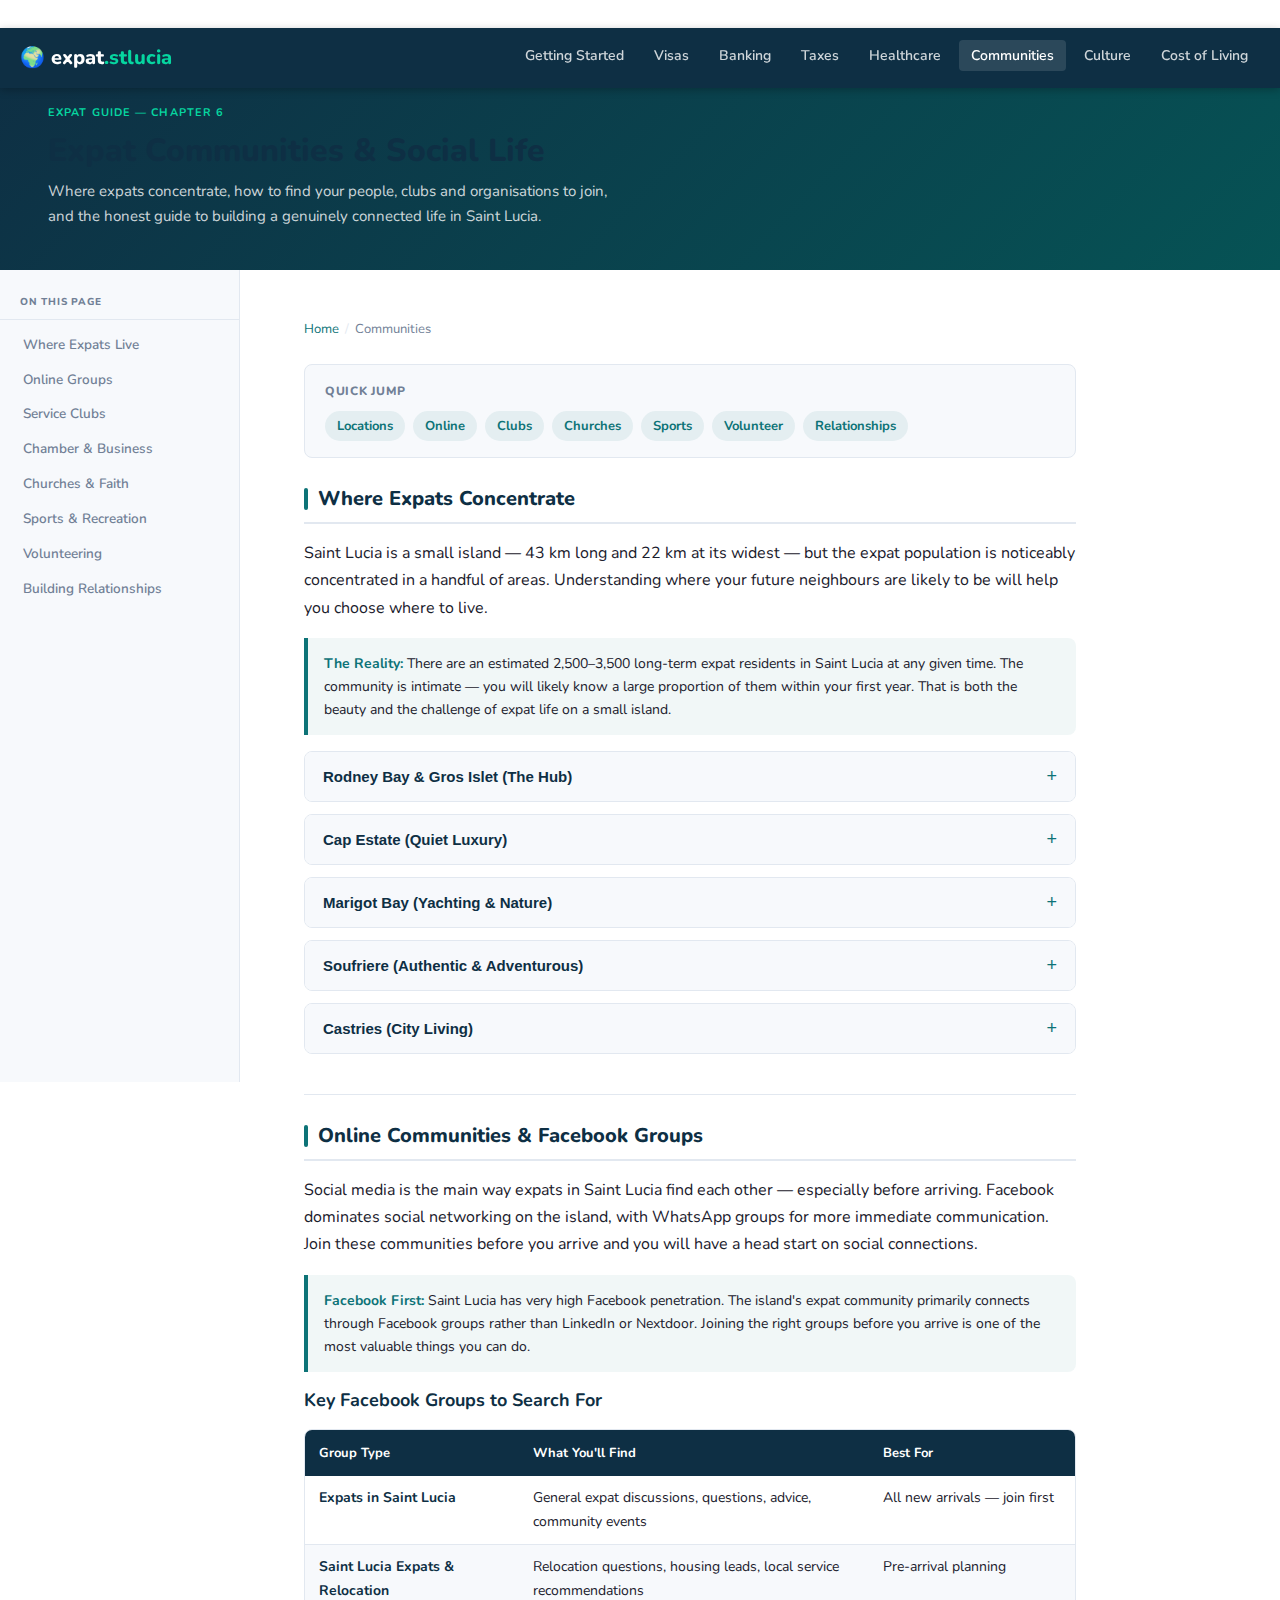
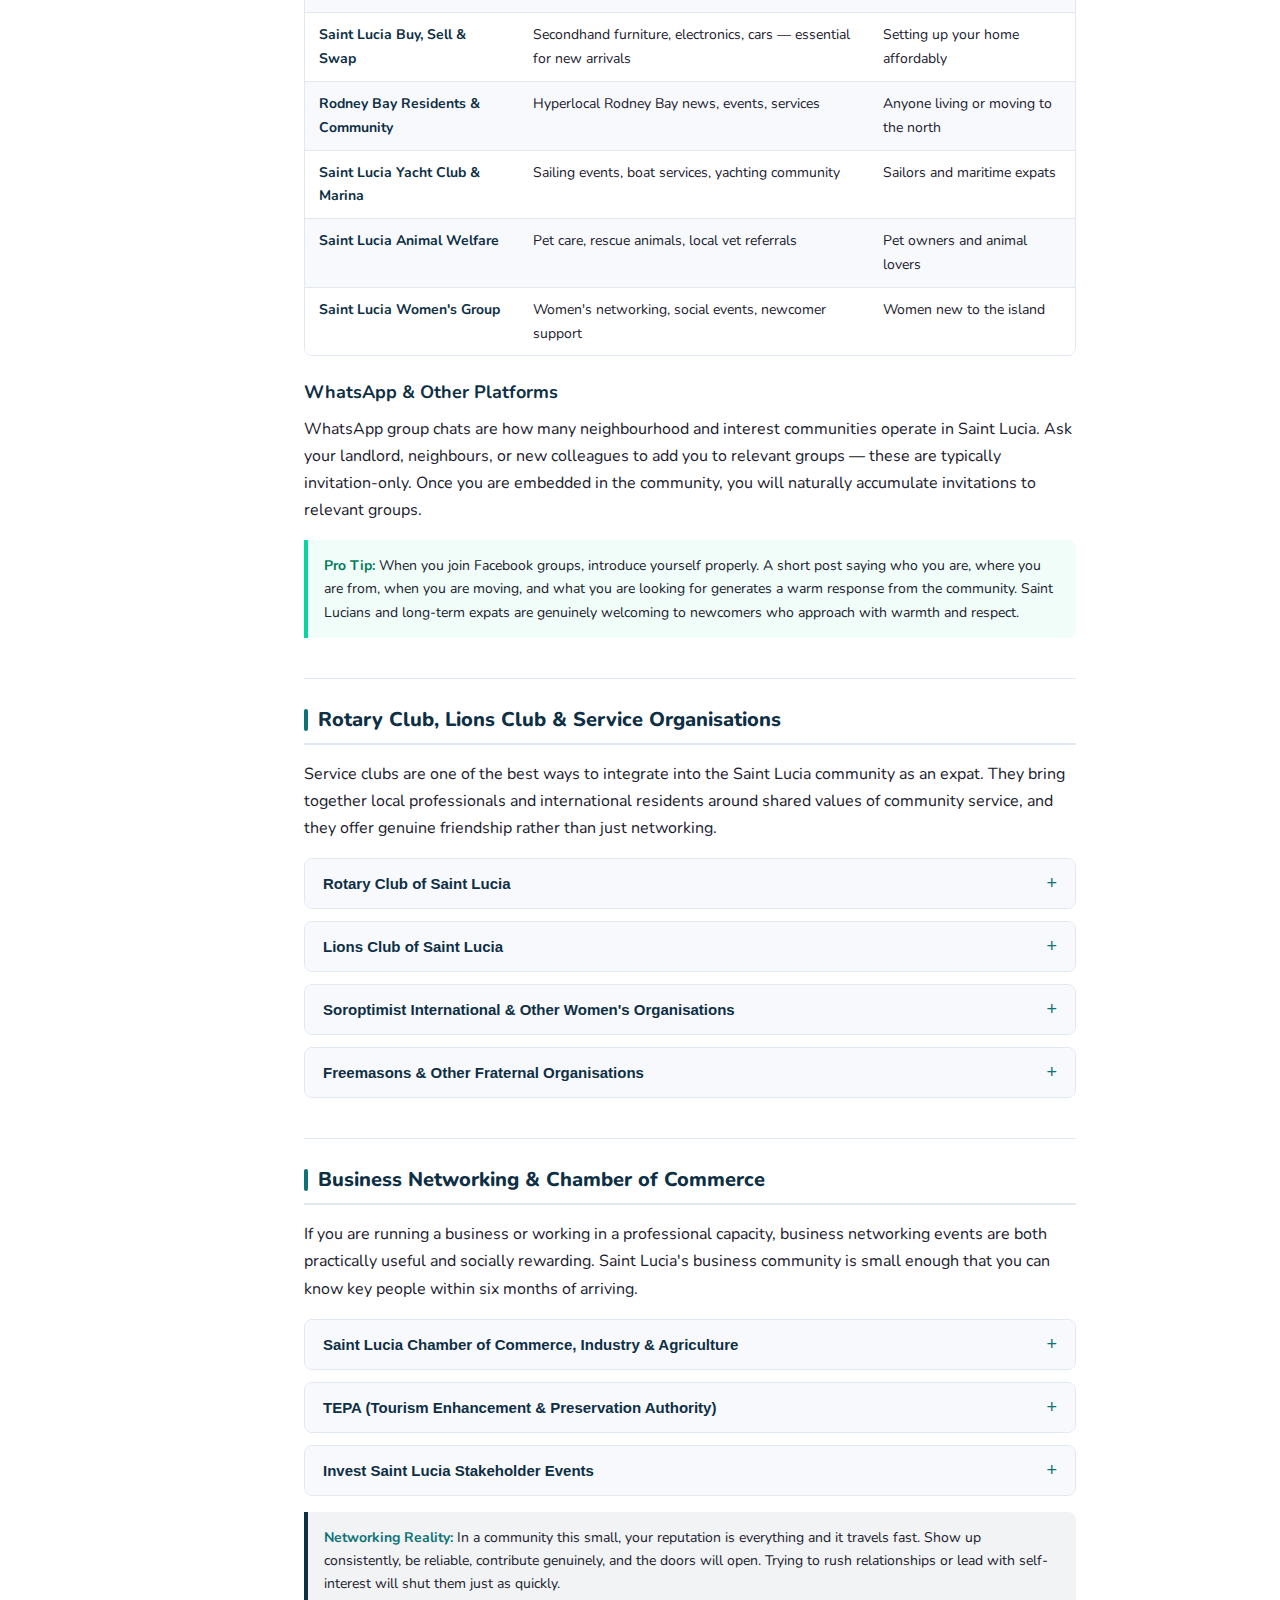
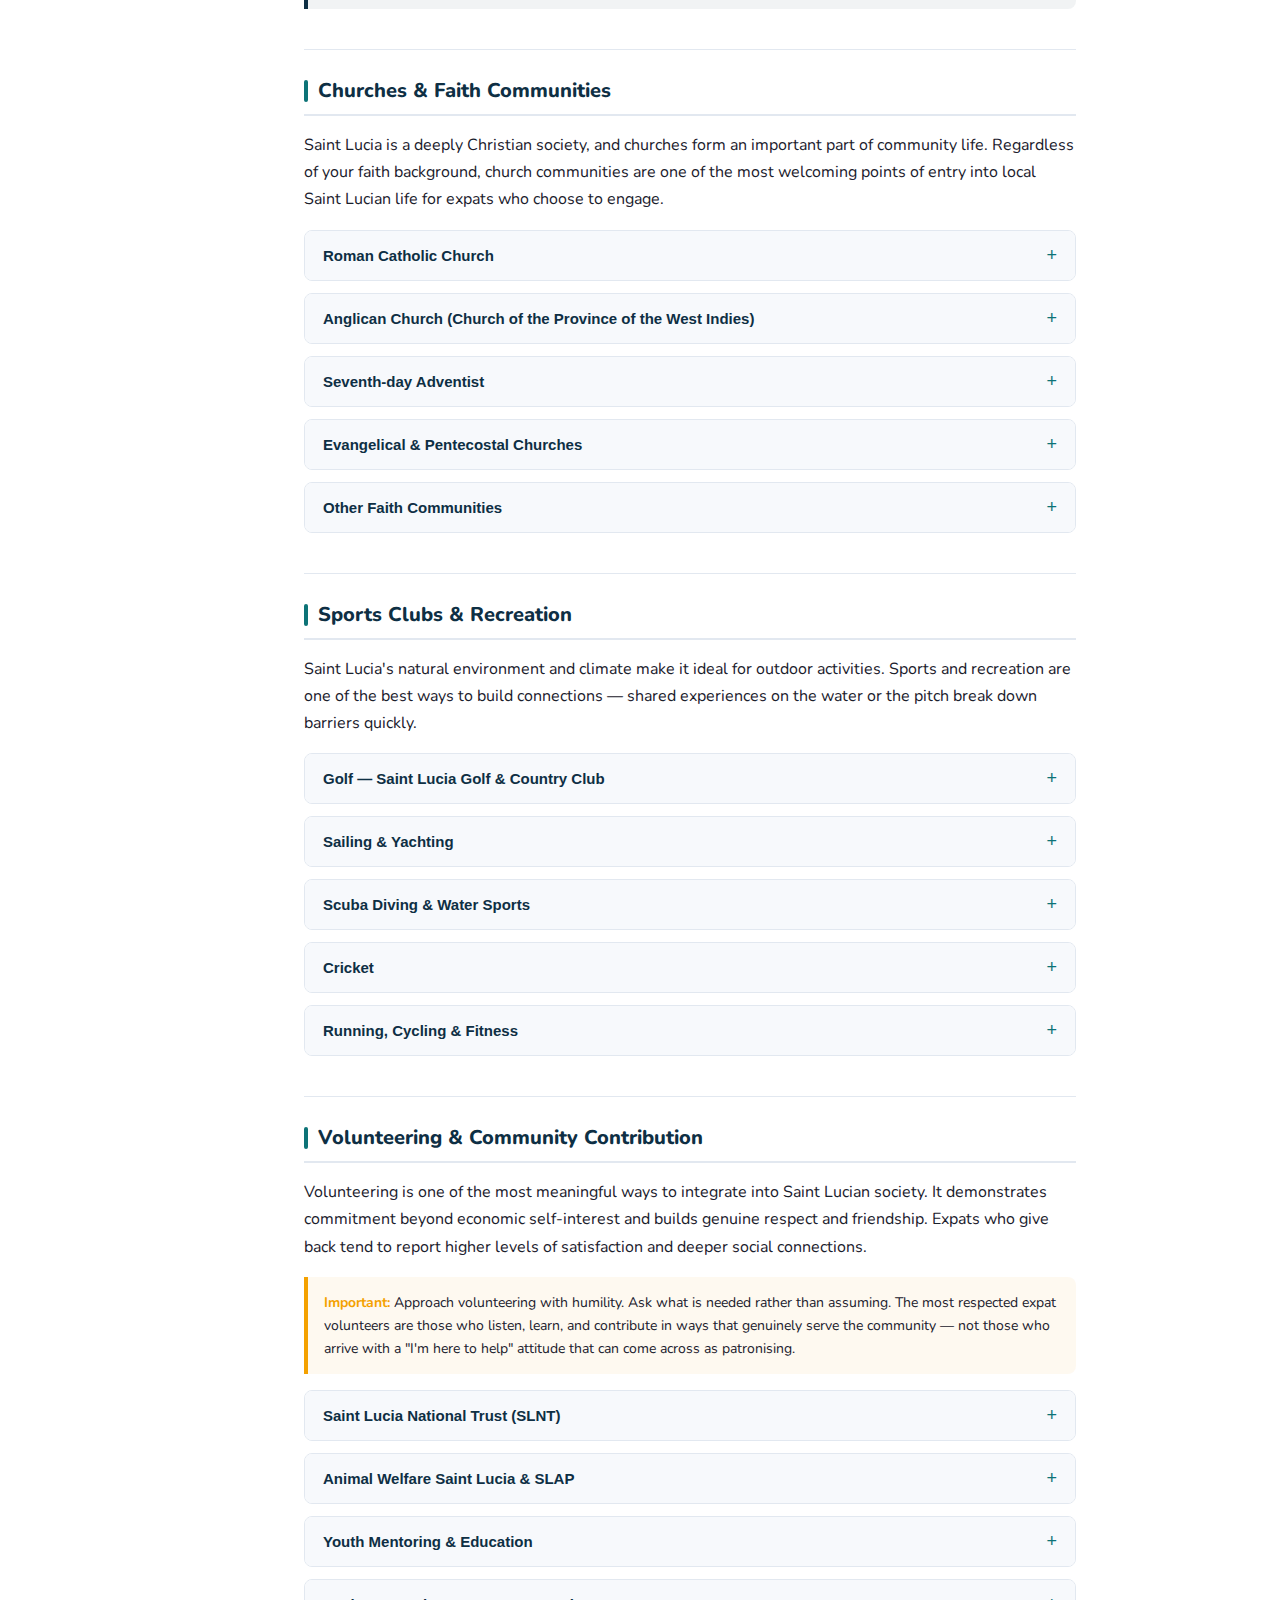
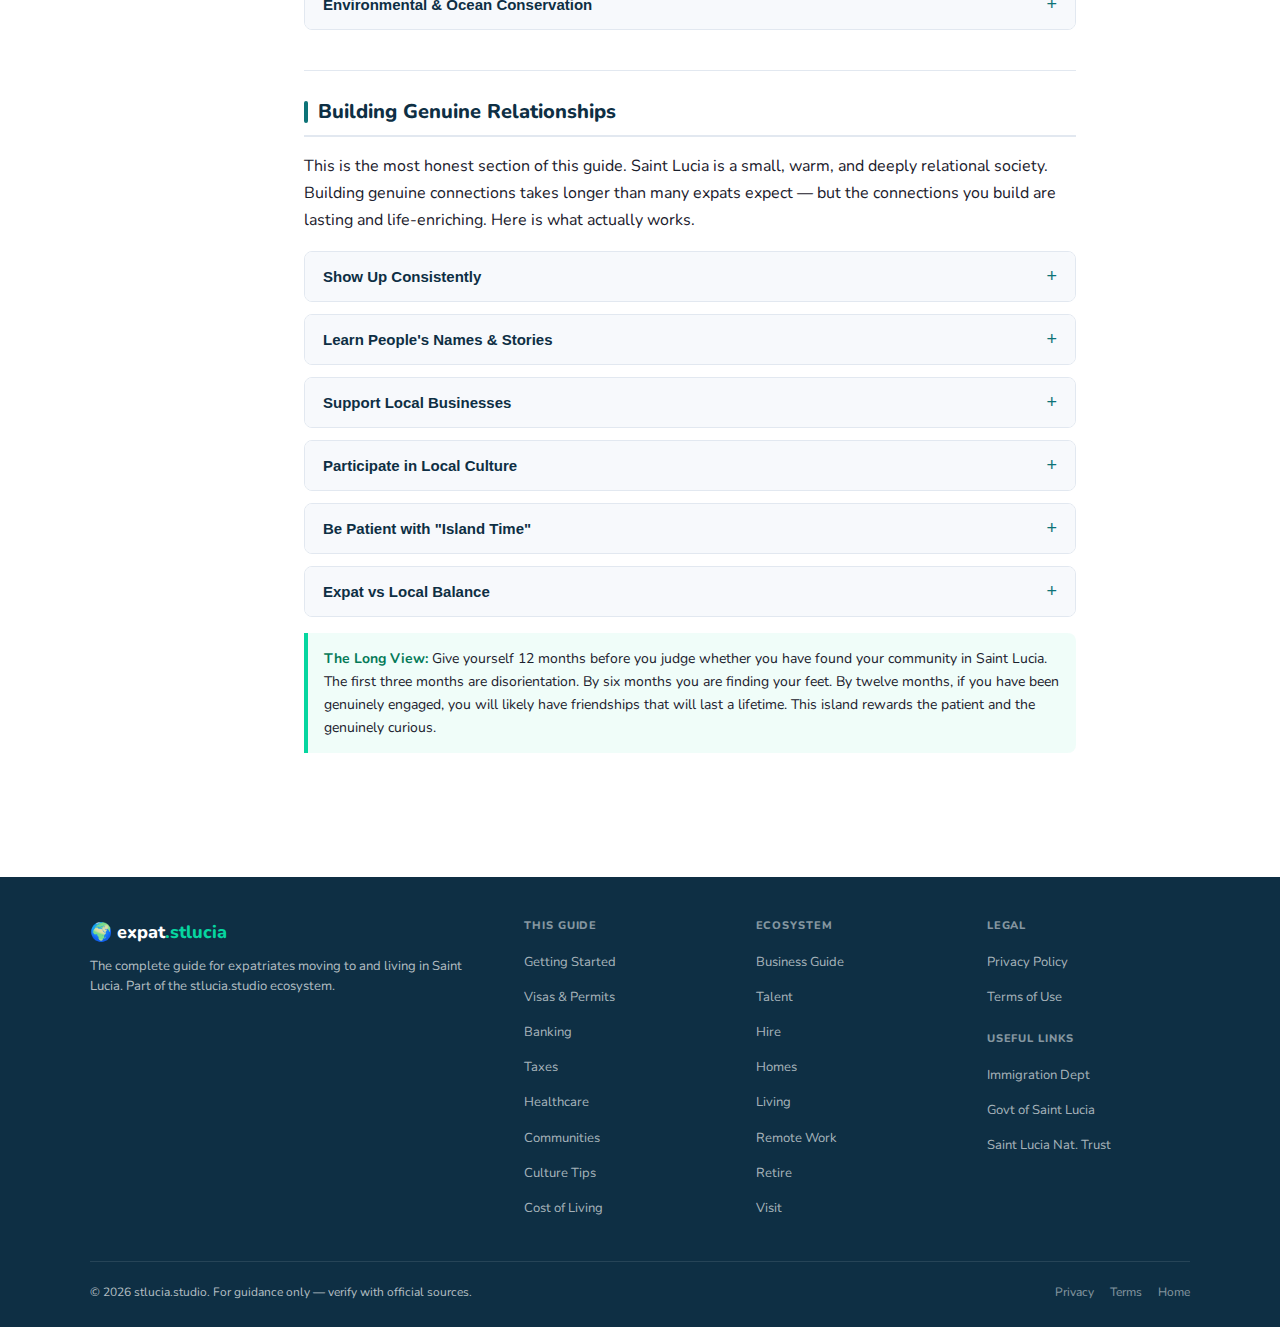
<file: communities.html>
<!DOCTYPE html>
<html lang="en">
<head>
  <meta charset="UTF-8" />
  <meta name="viewport" content="width=device-width, initial-scale=1.0" />
  <title>Expat Communities in Saint Lucia — Social Life &amp; Networking | expat.stlucia.studio</title>
  <meta name="description" content="Where expats live in Saint Lucia, how to find your community, Facebook groups, Rotary Club, sports clubs, volunteering, and tips for building genuine relationships on the island." />
  <meta name="keywords" content="expat community Saint Lucia, expat social life Saint Lucia, Rodney Bay expats, Cap Estate Saint Lucia, expat Facebook groups Saint Lucia, networking Saint Lucia" />
  <link rel="canonical" href="https://expat.stlucia.studio/communities.html" />

  <meta property="og:type"        content="article" />
  <meta property="og:url"         content="https://expat.stlucia.studio/communities.html" />
  <meta property="og:title"       content="Expat Communities in Saint Lucia" />
  <meta property="og:description" content="Where expats live, how to connect, Facebook groups, clubs, volunteering opportunities, and tips for building a real social life in Saint Lucia." />
  <meta property="og:image"       content="https://expat.stlucia.studio/assets/images/og-communities.jpg" />
  <meta name="twitter:card"       content="summary_large_image" />

  <link rel="manifest" href="manifest.json" />
  <meta name="theme-color" content="#0D7377" />
  <link rel="stylesheet" href="assets/css/style.css" />

  <!-- Analytics: Plausible -->
  <script defer src="https://plausible.io/js/pa-bzVnsYr3SVTjcja_JFnrT.js"></script>
  <script>window.plausible=window.plausible||function(){(plausible.q=plausible.q||[]).push(arguments)}</script>

  <!-- GA4 + FB Pixel (consent-gated via guide-analytics.js) -->
  <script defer src="/assets/js/guide-analytics.js"></script>
</head>
<body>

<a class="skip-link" href="#main">Skip to main content</a>

<!-- Super Nav -->

<!-- Navbar -->
<header class="navbar" role="banner">
  <a href="index.html" class="navbar__logo">🌍 expat<span>.stlucia</span></a>
  <ul class="navbar__links" role="list">
    <li><a href="getting-started.html">Getting Started</a></li>
    <li><a href="visas-permits.html">Visas</a></li>
    <li><a href="banking.html">Banking</a></li>
    <li><a href="taxes.html">Taxes</a></li>
    <li><a href="healthcare.html">Healthcare</a></li>
    <li><a href="communities.html" class="active">Communities</a></li>
    <li><a href="culture-tips.html">Culture</a></li>
    <li><a href="cost-comparison.html">Cost of Living</a></li>
  </ul>
  <button class="navbar__hamburger" aria-label="Open menu" aria-expanded="false">
    <span></span><span></span><span></span>
  </button>
</header>

<nav class="mobile-nav" aria-label="Mobile navigation">
  <a href="getting-started.html">Getting Started</a>
  <a href="visas-permits.html">Visas &amp; Permits</a>
  <a href="banking.html">Banking</a>
  <a href="taxes.html">Taxes</a>
  <a href="healthcare.html">Healthcare</a>
  <a href="communities.html" class="active">Communities</a>
  <a href="culture-tips.html">Culture Tips</a>
  <a href="cost-comparison.html">Cost of Living</a>
</nav>

<!-- Page Header -->
<div class="page-header">
  <p class="page-header__eyebrow">Expat Guide — Chapter 6</p>
  <h1 class="page-header__title">Expat Communities &amp; Social Life</h1>
  <p class="page-header__subtitle">Where expats concentrate, how to find your people, clubs and organisations to join, and the honest guide to building a genuinely connected life in Saint Lucia.</p>
</div>

<!-- Layout -->
<div class="page-shell">
  <!-- Sidebar -->
  <nav class="sidebar" aria-label="Page navigation">
    <div class="sidebar__title">On This Page</div>
    <a href="#where-expats-live">Where Expats Live</a>
    <a href="#online-groups">Online Groups</a>
    <a href="#service-clubs">Service Clubs</a>
    <a href="#chamber">Chamber &amp; Business</a>
    <a href="#churches">Churches &amp; Faith</a>
    <a href="#sports">Sports &amp; Recreation</a>
    <a href="#volunteering">Volunteering</a>
    <a href="#building-relationships">Building Relationships</a>
  </nav>

  <!-- Main -->
  <main id="main" class="main-content">

    <nav class="breadcrumb" aria-label="Breadcrumb">
      <a href="index.html">Home</a>
      <span class="breadcrumb__sep">/</span>
      <span>Communities</span>
    </nav>

    <div class="quick-nav">
      <div class="quick-nav__title">Quick Jump</div>
      <div class="quick-nav__links">
        <a href="#where-expats-live">Locations</a>
        <a href="#online-groups">Online</a>
        <a href="#service-clubs">Clubs</a>
        <a href="#churches">Churches</a>
        <a href="#sports">Sports</a>
        <a href="#volunteering">Volunteer</a>
        <a href="#building-relationships">Relationships</a>
      </div>
    </div>

    <!-- Where Expats Live -->
    <div class="section" id="where-expats-live">
      <h2 class="section-title">Where Expats Concentrate</h2>
      <p>Saint Lucia is a small island — 43 km long and 22 km at its widest — but the expat population is noticeably concentrated in a handful of areas. Understanding where your future neighbours are likely to be will help you choose where to live.</p>

      <div class="tip-box">
        <strong>The Reality:</strong> There are an estimated 2,500–3,500 long-term expat residents in Saint Lucia at any given time. The community is intimate — you will likely know a large proportion of them within your first year. That is both the beauty and the challenge of expat life on a small island.
      </div>

      <div class="accordion">
        <button class="accordion__header no-auto">Rodney Bay &amp; Gros Islet (The Hub) <span class="accordion__icon">+</span></button>
        <div class="accordion__body">
          <p>Rodney Bay is the single largest concentration of expats on the island. The marina, yacht clubs, restaurants, supermarkets, and international standard amenities make it the natural home for professionals, retirees, and yachties. Gros Islet, the town immediately north, is more local in character but heavily used by expats who want affordable rents with proximity to facilities.</p>
          <ul>
            <li><strong>Best for:</strong> Social life, dining, services, marina access</li>
            <li><strong>Typical rent (2-bed apartment):</strong> EC$3,500–6,000/mo (US$1,300–2,220/mo)</li>
            <li><strong>Vibe:</strong> Busy, international, good infrastructure</li>
            <li><strong>Key spots:</strong> Rodney Bay Marina, Baywalk Mall, Reduit Beach, the "Strip" restaurants</li>
            <li><strong>Community events:</strong> Friday Night Jump-Up in Gros Islet (weekly street party) is a great mixer</li>
          </ul>
        </div>
      </div>

      <div class="accordion">
        <button class="accordion__header no-auto">Cap Estate (Quiet Luxury) <span class="accordion__icon">+</span></button>
        <div class="accordion__body">
          <p>Cap Estate sits on the northern tip of the island and is Saint Lucia's most upscale residential area. Elevated, with ocean views from many properties, it attracts high-net-worth expats, retirees, and those seeking privacy and security. The Saint Lucia Golf and Country Club is the social anchor of this community.</p>
          <ul>
            <li><strong>Best for:</strong> Retirees, remote workers, golfers, privacy seekers</li>
            <li><strong>Typical rent (villa):</strong> EC$7,000–20,000/mo (US$2,600–7,400/mo)</li>
            <li><strong>Vibe:</strong> Quieter, more private, strong expat-to-local ratio</li>
            <li><strong>Key spots:</strong> St. Lucia Golf &amp; Country Club, Cap Maison resort area, Smugglers Cove Beach</li>
            <li><strong>Note:</strong> You will need a car — Cap Estate is not walkable for daily errands</li>
          </ul>
        </div>
      </div>

      <div class="accordion">
        <button class="accordion__header no-auto">Marigot Bay (Yachting &amp; Nature) <span class="accordion__icon">+</span></button>
        <div class="accordion__body">
          <p>One of the most beautiful natural harbours in the Caribbean, Marigot Bay draws a different type of expat — sailors, artists, writers, and those seeking a slower pace. The bay is sheltered and stunning, with a small but loyal international community. Facilities are limited but the quality of life is extraordinary.</p>
          <ul>
            <li><strong>Best for:</strong> Sailing community, creative professionals, those wanting beauty over convenience</li>
            <li><strong>Typical rent:</strong> EC$4,000–10,000/mo (US$1,480–3,700/mo) for waterfront properties</li>
            <li><strong>Vibe:</strong> Laid-back, intimate, nature-first</li>
            <li><strong>Key spots:</strong> Marigot Bay Marina, Doolittle's restaurant, the bay water taxi</li>
            <li><strong>Downside:</strong> One road in and out — Castries is about 25 minutes by car</li>
          </ul>
        </div>
      </div>

      <div class="accordion">
        <button class="accordion__header no-auto">Soufriere (Authentic &amp; Adventurous) <span class="accordion__icon">+</span></button>
        <div class="accordion__body">
          <p>Soufriere is the historic colonial capital of Saint Lucia and sits beneath the famous Piton mountains. The expat community here is small and tends to be made up of those who have truly committed to island life — often involved in eco-tourism, agriculture, art, or wellness businesses. Not for those who need international conveniences close at hand.</p>
          <ul>
            <li><strong>Best for:</strong> Those wanting an immersive local experience, entrepreneurs in tourism/wellness, people who love raw natural beauty</li>
            <li><strong>Typical rent:</strong> EC$2,000–5,000/mo (US$740–1,850/mo) — better value than the north</li>
            <li><strong>Vibe:</strong> Authentic, close-knit, connected to nature and local culture</li>
            <li><strong>Key spots:</strong> The Pitons, Diamond Botanical Gardens, Fond Doux Plantation, Jalousie Beach</li>
            <li><strong>Downside:</strong> 1.5–2 hours from Castries on winding roads; limited banking, shopping, and specialist services</li>
          </ul>
        </div>
      </div>

      <div class="accordion">
        <button class="accordion__header no-auto">Castries (City Living) <span class="accordion__icon">+</span></button>
        <div class="accordion__body">
          <p>The capital city is not the most popular expat residential area — most expats prefer the quieter north or the scenic south — but it has the best access to government offices, banking, and commerce. Working expats in professional roles sometimes choose to live near Castries for the commute convenience.</p>
          <ul>
            <li><strong>Best for:</strong> Working professionals, those needing daily access to Castries offices</li>
            <li><strong>Typical rent (city apartment):</strong> EC$2,500–4,500/mo (US$925–1,665/mo)</li>
            <li><strong>Vibe:</strong> Urban, busy during the day, quieter on weekends</li>
            <li><strong>Key spots:</strong> Derek Walcott Square, Castries Market, William Peter Boulevard</li>
          </ul>
        </div>
      </div>
    </div>

    <hr class="divider" />

    <!-- Online Groups -->
    <div class="section" id="online-groups">
      <h2 class="section-title">Online Communities &amp; Facebook Groups</h2>
      <p>Social media is the main way expats in Saint Lucia find each other — especially before arriving. Facebook dominates social networking on the island, with WhatsApp groups for more immediate communication. Join these communities before you arrive and you will have a head start on social connections.</p>

      <div class="tip-box">
        <strong>Facebook First:</strong> Saint Lucia has very high Facebook penetration. The island's expat community primarily connects through Facebook groups rather than LinkedIn or Nextdoor. Joining the right groups before you arrive is one of the most valuable things you can do.
      </div>

      <h3>Key Facebook Groups to Search For</h3>
      <div class="table-wrap">
        <table>
          <thead>
            <tr><th>Group Type</th><th>What You'll Find</th><th>Best For</th></tr>
          </thead>
          <tbody>
            <tr>
              <td class="td-label">Expats in Saint Lucia</td>
              <td>General expat discussions, questions, advice, community events</td>
              <td>All new arrivals — join first</td>
            </tr>
            <tr>
              <td class="td-label">Saint Lucia Expats &amp; Relocation</td>
              <td>Relocation questions, housing leads, local service recommendations</td>
              <td>Pre-arrival planning</td>
            </tr>
            <tr>
              <td class="td-label">Saint Lucia Buy, Sell &amp; Swap</td>
              <td>Secondhand furniture, electronics, cars — essential for new arrivals</td>
              <td>Setting up your home affordably</td>
            </tr>
            <tr>
              <td class="td-label">Rodney Bay Residents &amp; Community</td>
              <td>Hyperlocal Rodney Bay news, events, services</td>
              <td>Anyone living or moving to the north</td>
            </tr>
            <tr>
              <td class="td-label">Saint Lucia Yacht Club &amp; Marina</td>
              <td>Sailing events, boat services, yachting community</td>
              <td>Sailors and maritime expats</td>
            </tr>
            <tr>
              <td class="td-label">Saint Lucia Animal Welfare</td>
              <td>Pet care, rescue animals, local vet referrals</td>
              <td>Pet owners and animal lovers</td>
            </tr>
            <tr>
              <td class="td-label">Saint Lucia Women's Group</td>
              <td>Women's networking, social events, newcomer support</td>
              <td>Women new to the island</td>
            </tr>
          </tbody>
        </table>
      </div>

      <h3 class="mt-24">WhatsApp &amp; Other Platforms</h3>
      <p>WhatsApp group chats are how many neighbourhood and interest communities operate in Saint Lucia. Ask your landlord, neighbours, or new colleagues to add you to relevant groups — these are typically invitation-only. Once you are embedded in the community, you will naturally accumulate invitations to relevant groups.</p>

      <div class="tip-box tip-box--green">
        <strong>Pro Tip:</strong> When you join Facebook groups, introduce yourself properly. A short post saying who you are, where you are from, when you are moving, and what you are looking for generates a warm response from the community. Saint Lucians and long-term expats are genuinely welcoming to newcomers who approach with warmth and respect.
      </div>
    </div>

    <hr class="divider" />

    <!-- Service Clubs -->
    <div class="section" id="service-clubs">
      <h2 class="section-title">Rotary Club, Lions Club &amp; Service Organisations</h2>
      <p>Service clubs are one of the best ways to integrate into the Saint Lucia community as an expat. They bring together local professionals and international residents around shared values of community service, and they offer genuine friendship rather than just networking.</p>

      <div class="accordion">
        <button class="accordion__header no-auto">Rotary Club of Saint Lucia <span class="accordion__icon">+</span></button>
        <div class="accordion__body">
          <p>The Rotary Club of Saint Lucia is the island's oldest and most established Rotary chapter, meeting regularly in Castries. A second chapter — Rotary Club of Gros Islet — operates in the north of the island and has a significant expat membership.</p>
          <ul>
            <li><strong>Meetings:</strong> Weekly luncheon meetings; Castries chapter typically meets Thursday</li>
            <li><strong>Community projects:</strong> Literacy, environmental, health, youth mentoring</li>
            <li><strong>Membership:</strong> Open to professionals; application through a member sponsor</li>
            <li><strong>Expat-friendliness:</strong> Very high — Rotary is an international organisation and actively welcomes professional expats</li>
            <li><strong>Cost:</strong> Dues vary; expect EC$1,500–2,500/year (US$555–925)</li>
          </ul>
          <div class="tip-box">
            <strong>If you are a Rotarian at home:</strong> Contact the Saint Lucia Rotary district before you arrive and request a letter of introduction. You can attend as a guest immediately and apply for membership once settled.
          </div>
        </div>
      </div>

      <div class="accordion">
        <button class="accordion__header no-auto">Lions Club of Saint Lucia <span class="accordion__icon">+</span></button>
        <div class="accordion__body">
          <p>Several Lions Club chapters operate across Saint Lucia, including in Castries, Rodney Bay, and Vieux Fort. Lions focus on community service, health, vision, and youth development. Chapters welcome members from all backgrounds.</p>
          <ul>
            <li><strong>Meetings:</strong> Typically bi-weekly</li>
            <li><strong>Key projects:</strong> Vision screening, diabetes awareness, environmental clean-ups, youth camps</li>
            <li><strong>Membership:</strong> Open — contact through the Lions Clubs International directory</li>
          </ul>
        </div>
      </div>

      <div class="accordion">
        <button class="accordion__header no-auto">Soroptimist International &amp; Other Women's Organisations <span class="accordion__icon">+</span></button>
        <div class="accordion__body">
          <p>Soroptimist International has an active Saint Lucia chapter focused on education and empowerment for women and girls. This is an excellent network for professional women expats looking to contribute meaningfully and build connections.</p>
          <p>Other women's groups include informal expat women's circles that organise regular social events, book clubs, and newcomer welcome events.</p>
        </div>
      </div>

      <div class="accordion">
        <button class="accordion__header no-auto">Freemasons &amp; Other Fraternal Organisations <span class="accordion__icon">+</span></button>
        <div class="accordion__body">
          <p>Freemasonry has a long history in Saint Lucia. Several lodges operate under the United Grand Lodge of England jurisdiction. Membership for visiting or relocating Freemasons can often be arranged through your home lodge's grand master with a letter of introduction.</p>
        </div>
      </div>
    </div>

    <hr class="divider" />

    <!-- Chamber -->
    <div class="section" id="chamber">
      <h2 class="section-title">Business Networking &amp; Chamber of Commerce</h2>
      <p>If you are running a business or working in a professional capacity, business networking events are both practically useful and socially rewarding. Saint Lucia's business community is small enough that you can know key people within six months of arriving.</p>

      <div class="accordion">
        <button class="accordion__header no-auto">Saint Lucia Chamber of Commerce, Industry &amp; Agriculture <span class="accordion__icon">+</span></button>
        <div class="accordion__body">
          <p>The Chamber of Commerce is the primary private sector organisation on the island. It holds regular networking events, breakfast sessions, and annual business awards. Membership is open to businesses operating in Saint Lucia.</p>
          <ul>
            <li><strong>Events:</strong> Monthly business lunches, industry forums, annual gala</li>
            <li><strong>Membership benefits:</strong> Network access, advocacy, business directory listing, event invitations</li>
            <li><strong>Annual membership:</strong> EC$500–2,000+ (US$185–740) depending on business size</li>
            <li><strong>Website:</strong> stluciachamber.org</li>
          </ul>
        </div>
      </div>

      <div class="accordion">
        <button class="accordion__header no-auto">TEPA (Tourism Enhancement &amp; Preservation Authority) <span class="accordion__icon">+</span></button>
        <div class="accordion__body">
          <p>Formerly the Saint Lucia Tourism Authority, TEPA coordinates tourism industry stakeholders and holds regular stakeholder meetings and trade events. If you are in hospitality or tourism, this is an essential network.</p>
        </div>
      </div>

      <div class="accordion">
        <button class="accordion__header no-auto">Invest Saint Lucia Stakeholder Events <span class="accordion__icon">+</span></button>
        <div class="accordion__body">
          <p>Invest Saint Lucia, the island's investment promotion agency, periodically hosts investor forums, sector-specific meetings, and events that bring together government, local business, and foreign investors. Worth attending if you have business interests or are considering investment.</p>
        </div>
      </div>

      <div class="tip-box tip-box--navy">
        <strong>Networking Reality:</strong> In a community this small, your reputation is everything and it travels fast. Show up consistently, be reliable, contribute genuinely, and the doors will open. Trying to rush relationships or lead with self-interest will shut them just as quickly.
      </div>
    </div>

    <hr class="divider" />

    <!-- Churches -->
    <div class="section" id="churches">
      <h2 class="section-title">Churches &amp; Faith Communities</h2>
      <p>Saint Lucia is a deeply Christian society, and churches form an important part of community life. Regardless of your faith background, church communities are one of the most welcoming points of entry into local Saint Lucian life for expats who choose to engage.</p>

      <div class="accordion">
        <button class="accordion__header no-auto">Roman Catholic Church <span class="accordion__icon">+</span></button>
        <div class="accordion__body">
          <p>Approximately 62% of Saint Lucians identify as Roman Catholic, making it by far the dominant denomination. The Cathedral of the Immaculate Conception in Castries is the most prominent church, but Catholic parishes exist in every major community across the island.</p>
          <ul>
            <li><strong>Masses:</strong> Daily and multiple Sunday masses at most parishes; English throughout</li>
            <li><strong>Community life:</strong> Strong parish community involvement, charity work, youth groups</li>
            <li><strong>Expat-friendliness:</strong> Excellent — visitors are welcomed at any parish</li>
          </ul>
        </div>
      </div>

      <div class="accordion">
        <button class="accordion__header no-auto">Anglican Church (Church of the Province of the West Indies) <span class="accordion__icon">+</span></button>
        <div class="accordion__body">
          <p>Saint Lucia has several Anglican parishes. Holy Trinity Church in Castries is the principal Anglican congregation. The Anglican community has a notable expat presence — particularly among British and Commonwealth nationals — and services are conducted in familiar traditional formats.</p>
          <ul>
            <li><strong>Key parishes:</strong> Holy Trinity (Castries), St. Simon's (Rodney Bay area)</li>
            <li><strong>Services:</strong> Sunday morning services, usually 9am or 10am</li>
            <li><strong>Community activities:</strong> Parish lunches, social evenings, charity events</li>
          </ul>
        </div>
      </div>

      <div class="accordion">
        <button class="accordion__header no-auto">Seventh-day Adventist <span class="accordion__icon">+</span></button>
        <div class="accordion__body">
          <p>The SDA church is the second-largest denomination in Saint Lucia by membership. Several large congregations operate across the island, including prominent churches in Castries, Rodney Bay, and Vieux Fort. Sabbath (Saturday) services are well attended.</p>
          <ul>
            <li><strong>Worship day:</strong> Saturday — services typically 9:30am–12:30pm</li>
            <li><strong>Community involvement:</strong> Very active — health ministries, education, youth programs</li>
          </ul>
        </div>
      </div>

      <div class="accordion">
        <button class="accordion__header no-auto">Evangelical &amp; Pentecostal Churches <span class="accordion__icon">+</span></button>
        <div class="accordion__body">
          <p>A growing number of evangelical and Pentecostal congregations operate in Saint Lucia, many with significant expat participation. These churches are often characterised by enthusiastic worship, active community outreach, and strong small-group networks. Many hold mid-week cell groups that are good for building friendships.</p>
          <ul>
            <li><strong>Examples:</strong> Assemblies of God, Church of God, Victory Christian Church, New Testament Church of God</li>
            <li><strong>Services:</strong> Sunday mornings and evenings; mid-week Bible study groups</li>
            <li><strong>Expat participation:</strong> Often high — particularly among North American expats</li>
          </ul>
        </div>
      </div>

      <div class="accordion">
        <button class="accordion__header no-auto">Other Faith Communities <span class="accordion__icon">+</span></button>
        <div class="accordion__body">
          <p>Saint Lucia has small but established communities of other faiths, primarily in Castries and the surrounding area:</p>
          <ul>
            <li><strong>Hindu temple:</strong> Serves the island's South Asian community, primarily in Castries</li>
            <li><strong>Muslim community:</strong> Small but present; a mosque operates in Castries</li>
            <li><strong>Rastafarian community:</strong> Part of Saint Lucian cultural identity; particularly visible in Soufriere and rural communities</li>
            <li><strong>Interfaith Council:</strong> Saint Lucia has an active interfaith dialogue tradition — respectful of diverse beliefs</li>
          </ul>
        </div>
      </div>
    </div>

    <hr class="divider" />

    <!-- Sports -->
    <div class="section" id="sports">
      <h2 class="section-title">Sports Clubs &amp; Recreation</h2>
      <p>Saint Lucia's natural environment and climate make it ideal for outdoor activities. Sports and recreation are one of the best ways to build connections — shared experiences on the water or the pitch break down barriers quickly.</p>

      <div class="accordion">
        <button class="accordion__header no-auto">Golf — Saint Lucia Golf &amp; Country Club <span class="accordion__icon">+</span></button>
        <div class="accordion__body">
          <p>The 18-hole Saint Lucia Golf and Country Club at Cap Estate is the island's only golf course and a major social hub for the expat community in the north. The club has an active membership and weekly social events.</p>
          <ul>
            <li><strong>Location:</strong> Cap Estate, north of Rodney Bay</li>
            <li><strong>Membership:</strong> Individual and family memberships available; contact the club directly for current rates</li>
            <li><strong>Social calendar:</strong> Weekly competitions, monthly tournaments, club dinners</li>
            <li><strong>Visitors welcome:</strong> Green fees available without membership</li>
            <li><strong>Handicap:</strong> CONGU/WHS handicaps accepted</li>
          </ul>
          <div class="tip-box">
            <strong>Social Value:</strong> If you play golf at all, joining the Saint Lucia Golf Club is one of the fastest ways to build a social network in the north of the island. The Saturday morning game followed by drinks on the terrace is a well-established expat institution.
          </div>
        </div>
      </div>

      <div class="accordion">
        <button class="accordion__header no-auto">Sailing &amp; Yachting <span class="accordion__icon">+</span></button>
        <div class="accordion__body">
          <p>Saint Lucia has a proud sailing heritage and an active yachting community centred on Rodney Bay Marina — one of the Caribbean's best equipped marinas. The island is a key stop on the Atlantic Rally for Cruisers (ARC), which brings hundreds of yachts through Rodney Bay every December.</p>
          <ul>
            <li><strong>Saint Lucia Yacht Club:</strong> Active racing programme, social events, dinghy sailing</li>
            <li><strong>Rodney Bay Marina:</strong> Full-service marina with berths, chandlery, boat yards</li>
            <li><strong>Racing:</strong> Regular Wednesday evening races and weekend regattas</li>
            <li><strong>ARC (Atlantic Rally for Cruisers):</strong> Every November/December — a massive community event</li>
            <li><strong>Annual Sailing Week:</strong> Part of the Caribbean sailing calendar</li>
          </ul>
        </div>
      </div>

      <div class="accordion">
        <button class="accordion__header no-auto">Scuba Diving &amp; Water Sports <span class="accordion__icon">+</span></button>
        <div class="accordion__body">
          <p>Saint Lucia's waters offer outstanding diving — particularly around the Pitons in the south, where the Anse Chastanet Marine Park protects spectacular reef systems. Several dive operators run regular dive trips and social events for regular customers.</p>
          <ul>
            <li><strong>Key dive sites:</strong> Anse Chastanet reef, Superman's Flight (Piton wall), Lesleen M wreck</li>
            <li><strong>Operators:</strong> Scuba St. Lucia (Anse Chastanet), Island Divers, Dive Fair Helen</li>
            <li><strong>Community:</strong> Regular divers form a close-knit social group; many dive operators organise beach barbecues and social nights</li>
            <li><strong>PADI courses:</strong> Available for all levels</li>
          </ul>
        </div>
      </div>

      <div class="accordion">
        <button class="accordion__header no-auto">Cricket <span class="accordion__icon">+</span></button>
        <div class="accordion__body">
          <p>Cricket is the national sport of Saint Lucia and the wider Caribbean. The Daren Sammy Cricket Ground in Gros Islet hosts international matches. Social cricket clubs welcome players of all abilities — this is one of the most direct ways to connect with local Saint Lucians through sport.</p>
          <ul>
            <li><strong>Daren Sammy Cricket Ground:</strong> Rodney Bay area; hosts test and T20 internationals</li>
            <li><strong>Club cricket:</strong> Several community clubs across the island; expats have historically played in local leagues</li>
            <li><strong>Following cricket:</strong> In Saint Lucia, West Indies cricket is followed with genuine passion — a great conversation starter with any Saint Lucian</li>
          </ul>
        </div>
      </div>

      <div class="accordion">
        <button class="accordion__header no-auto">Running, Cycling &amp; Fitness <span class="accordion__icon">+</span></button>
        <div class="accordion__body">
          <p>An active running and trail community has developed in Saint Lucia over recent years. Group runs and cycling rides attract both expats and local athletes.</p>
          <ul>
            <li><strong>Saint Lucia Road Runners:</strong> Regular group runs; check their Facebook page for times and meeting points</li>
            <li><strong>Trail running:</strong> Saint Lucia's interior has excellent trails; local guides lead group hikes that often attract a social crowd</li>
            <li><strong>Cycling:</strong> Growing road and mountain bike communities; weekend rides are common in the north</li>
            <li><strong>Gyms:</strong> Several gyms operate in Castries and Rodney Bay with fitness class timetables</li>
            <li><strong>Yoga and wellness:</strong> Studios in Rodney Bay and Castries; beach yoga sessions are common</li>
          </ul>
        </div>
      </div>
    </div>

    <hr class="divider" />

    <!-- Volunteering -->
    <div class="section" id="volunteering">
      <h2 class="section-title">Volunteering &amp; Community Contribution</h2>
      <p>Volunteering is one of the most meaningful ways to integrate into Saint Lucian society. It demonstrates commitment beyond economic self-interest and builds genuine respect and friendship. Expats who give back tend to report higher levels of satisfaction and deeper social connections.</p>

      <div class="tip-box tip-box--gold">
        <strong>Important:</strong> Approach volunteering with humility. Ask what is needed rather than assuming. The most respected expat volunteers are those who listen, learn, and contribute in ways that genuinely serve the community — not those who arrive with a "I'm here to help" attitude that can come across as patronising.
      </div>

      <div class="accordion">
        <button class="accordion__header no-auto">Saint Lucia National Trust (SLNT) <span class="accordion__icon">+</span></button>
        <div class="accordion__body">
          <p>The SLNT is the primary conservation organisation in Saint Lucia, responsible for protecting natural and cultural heritage sites including the Pitons, Fregate Island Nature Reserve, and various historical properties. Volunteers assist with monitoring, education, and conservation projects.</p>
          <ul>
            <li><strong>Volunteer roles:</strong> Beach clean-ups, sea turtle monitoring, heritage trail maintenance, school education programmes</li>
            <li><strong>Time commitment:</strong> Flexible; one-off events to longer-term commitments</li>
            <li><strong>Contact:</strong> SLNT office, Castries; website: slunatrust.org</li>
          </ul>
        </div>
      </div>

      <div class="accordion">
        <button class="accordion__header no-auto">Animal Welfare Saint Lucia &amp; SLAP <span class="accordion__icon">+</span></button>
        <div class="accordion__body">
          <p>Animal welfare is an area where expats have historically made an outsized contribution. The Saint Lucia Animal Protection (SLAP) organisation and related community groups work to reduce stray animal populations, run adoption programmes, and improve animal welfare standards.</p>
          <ul>
            <li><strong>Activities:</strong> Foster care, adoption events, trap-neuter-return programmes, fundraising</li>
            <li><strong>Community:</strong> This is a tight-knit group with strong expat participation; excellent for social connections</li>
            <li><strong>How to get involved:</strong> Search Facebook for "Animal Welfare Saint Lucia" or "SLAP Saint Lucia" for current activities and contact details</li>
          </ul>
        </div>
      </div>

      <div class="accordion">
        <button class="accordion__header no-auto">Youth Mentoring &amp; Education <span class="accordion__icon">+</span></button>
        <div class="accordion__body">
          <p>Several organisations coordinate mentoring programmes connecting professionals with young Saint Lucians, particularly around career guidance, entrepreneurship, and digital skills. The Boys Training Centre and various community youth clubs welcome volunteers with professional skills.</p>
          <ul>
            <li><strong>Skills in demand:</strong> IT and digital literacy, financial planning, English writing, trade skills</li>
            <li><strong>Coordinating bodies:</strong> Ministry of Education social programmes, local NGOs, church youth groups</li>
            <li><strong>Rotary and Lions clubs</strong> both run significant youth programmes — joining either club automatically connects you with youth mentoring opportunities</li>
          </ul>
        </div>
      </div>

      <div class="accordion">
        <button class="accordion__header no-auto">Environmental &amp; Ocean Conservation <span class="accordion__icon">+</span></button>
        <div class="accordion__body">
          <p>Saint Lucia's marine and terrestrial environments face ongoing pressure from development and climate change. Several local and international organisations coordinate beach clean-ups, reef monitoring, and community environmental education.</p>
          <ul>
            <li><strong>Regular beach clean-ups:</strong> Organised by SLNT, Lions Clubs, and community groups — check Facebook for current schedules</li>
            <li><strong>Coral reef monitoring:</strong> Reef Check Saint Lucia coordinates citizen science coral surveys</li>
            <li><strong>Sea turtle monitoring:</strong> Volunteers needed for nesting season (July–November) particularly on the east coast</li>
          </ul>
        </div>
      </div>
    </div>

    <hr class="divider" />

    <!-- Building Relationships -->
    <div class="section" id="building-relationships">
      <h2 class="section-title">Building Genuine Relationships</h2>
      <p>This is the most honest section of this guide. Saint Lucia is a small, warm, and deeply relational society. Building genuine connections takes longer than many expats expect — but the connections you build are lasting and life-enriching. Here is what actually works.</p>

      <div class="accordion">
        <button class="accordion__header no-auto">Show Up Consistently <span class="accordion__icon">+</span></button>
        <div class="accordion__body">
          <p>In a small island community, trust is built through consistent presence. Go to the same rum bar, the same beach, the same church, the same market stall. The person who shows up every week eventually becomes a familiar face, then a known quantity, then a friend. Dipping in and out of community events without commitment rarely leads to deep connections.</p>
        </div>
      </div>

      <div class="accordion">
        <button class="accordion__header no-auto">Learn People's Names &amp; Stories <span class="accordion__icon">+</span></button>
        <div class="accordion__body">
          <p>Saint Lucians notice and appreciate expats who take the time to learn their names, remember their family situations, and ask about their lives with genuine curiosity. This is a society where relationship comes before transaction. Don't rush to "the point" — take time to greet properly, ask how the family is, and listen to the answer.</p>
        </div>
      </div>

      <div class="accordion">
        <button class="accordion__header no-auto">Support Local Businesses <span class="accordion__icon">+</span></button>
        <div class="accordion__body">
          <p>Shopping at local markets, eating at family-run restaurants, using local tradespeople and service providers — these choices build economic goodwill and genuine community ties. If you always shop at the international supermarket and never visit the street vendor outside, you will remain a stranger to most of the community. Spend your money locally where you can.</p>
        </div>
      </div>

      <div class="accordion">
        <button class="accordion__header no-auto">Participate in Local Culture <span class="accordion__icon">+</span></button>
        <div class="accordion__body">
          <p>Attend the Friday Night Jump-Up in Gros Islet. Watch cricket at the Daren Sammy Ground. Join in Carnival. Eat the local food at Castries Market. Attend a community festival in Soufriere or Dennery. These participatory moments communicate respect and genuine interest in Saint Lucian culture — and they are genuinely wonderful experiences.</p>
        </div>
      </div>

      <div class="accordion">
        <button class="accordion__header no-auto">Be Patient with "Island Time" <span class="accordion__icon">+</span></button>
        <div class="accordion__body">
          <p>Things in Saint Lucia do not always happen on the schedule you expect. Government offices are slower, contractors miss appointments, meetings start late. Expressing frustration with this — especially publicly — damages relationships and marks you as someone who does not understand the culture. Patience and good humour about delays earns you enormous respect. Impatience earns resentment.</p>
          <div class="tip-box">
            <strong>The Rule:</strong> Add 30 minutes to any agreed meeting time as your personal expectation. When things happen on time, be pleasantly surprised. When they do not, be gracious. This mindset change will transform your experience.
          </div>
        </div>
      </div>

      <div class="accordion">
        <button class="accordion__header no-auto">Expat vs Local Balance <span class="accordion__icon">+</span></button>
        <div class="accordion__body">
          <p>Some expats socialise almost exclusively within the expat bubble — the same Rodney Bay restaurants, the same marina parties, the same golf club crowd. This is comfortable but limiting. The expats who report the richest experience in Saint Lucia are those who have built a mixed social circle that includes Saint Lucians across different walks of life. Seek out these connections intentionally.</p>
        </div>
      </div>

      <div class="tip-box tip-box--green">
        <strong>The Long View:</strong> Give yourself 12 months before you judge whether you have found your community in Saint Lucia. The first three months are disorientation. By six months you are finding your feet. By twelve months, if you have been genuinely engaged, you will likely have friendships that will last a lifetime. This island rewards the patient and the genuinely curious.
      </div>
    </div>

  </main>
</div>

<!-- Footer -->
<footer class="footer">
  <div style="max-width:1100px;margin:0 auto;">
    <div class="footer__grid">
      <div class="footer__brand">
        <span class="footer__logo">🌍 expat<span>.stlucia</span></span>
        <p class="footer__desc">The complete guide for expatriates moving to and living in Saint Lucia. Part of the stlucia.studio ecosystem.</p>
      </div>
      <div>
        <div class="footer__col-title">This Guide</div>
        <ul class="footer__links">
          <li><a href="getting-started.html">Getting Started</a></li>
          <li><a href="visas-permits.html">Visas &amp; Permits</a></li>
          <li><a href="banking.html">Banking</a></li>
          <li><a href="taxes.html">Taxes</a></li>
          <li><a href="healthcare.html">Healthcare</a></li>
          <li><a href="communities.html">Communities</a></li>
          <li><a href="culture-tips.html">Culture Tips</a></li>
          <li><a href="cost-comparison.html">Cost of Living</a></li>
        </ul>
      </div>
      <div>
        <div class="footer__col-title">Ecosystem</div>
        <ul class="footer__links">
          <li><a href="https://stlucia.studio">Business Guide</a></li>
          <li><a href="https://talent.stlucia.studio">Talent</a></li>
          <li><a href="https://hire.stlucia.studio">Hire</a></li>
          <li><a href="https://homes.stlucia.studio">Homes</a></li>
          <li><a href="https://living.stlucia.studio">Living</a></li>
          <li><a href="https://remote.stlucia.studio">Remote Work</a></li>
          <li><a href="https://retire.stlucia.studio">Retire</a></li>
          <li><a href="https://visit.stlucia.studio">Visit</a></li>
        </ul>
      </div>
      <div>
        <div class="footer__col-title">Legal</div>
        <ul class="footer__links">
          <li><a href="privacy.html">Privacy Policy</a></li>
          <li><a href="terms.html">Terms of Use</a></li>
        </ul>
        <div class="footer__col-title" style="margin-top:20px;">Useful Links</div>
        <ul class="footer__links">
          <li><a href="https://immigration.govt.lc" target="_blank" rel="noopener">Immigration Dept</a></li>
          <li><a href="https://www.govt.lc" target="_blank" rel="noopener">Govt of Saint Lucia</a></li>
          <li><a href="https://slunatrust.org" target="_blank" rel="noopener">Saint Lucia Nat. Trust</a></li>
        </ul>
      </div>
    </div>
    <div class="footer__bottom">
      <span>&copy; <span class="js-year">2026</span> stlucia.studio. For guidance only — verify with official sources.</span>
      <div class="footer__legal-links">
        <a href="privacy.html">Privacy</a>
        <a href="terms.html">Terms</a>
        <a href="index.html">Home</a>
      </div>
    </div>
  </div>
</footer>

<script src="assets/js/app.js"></script>
<script src="/assets/js/guide-analytics.js" defer></script>
</body>
</html>
</file>
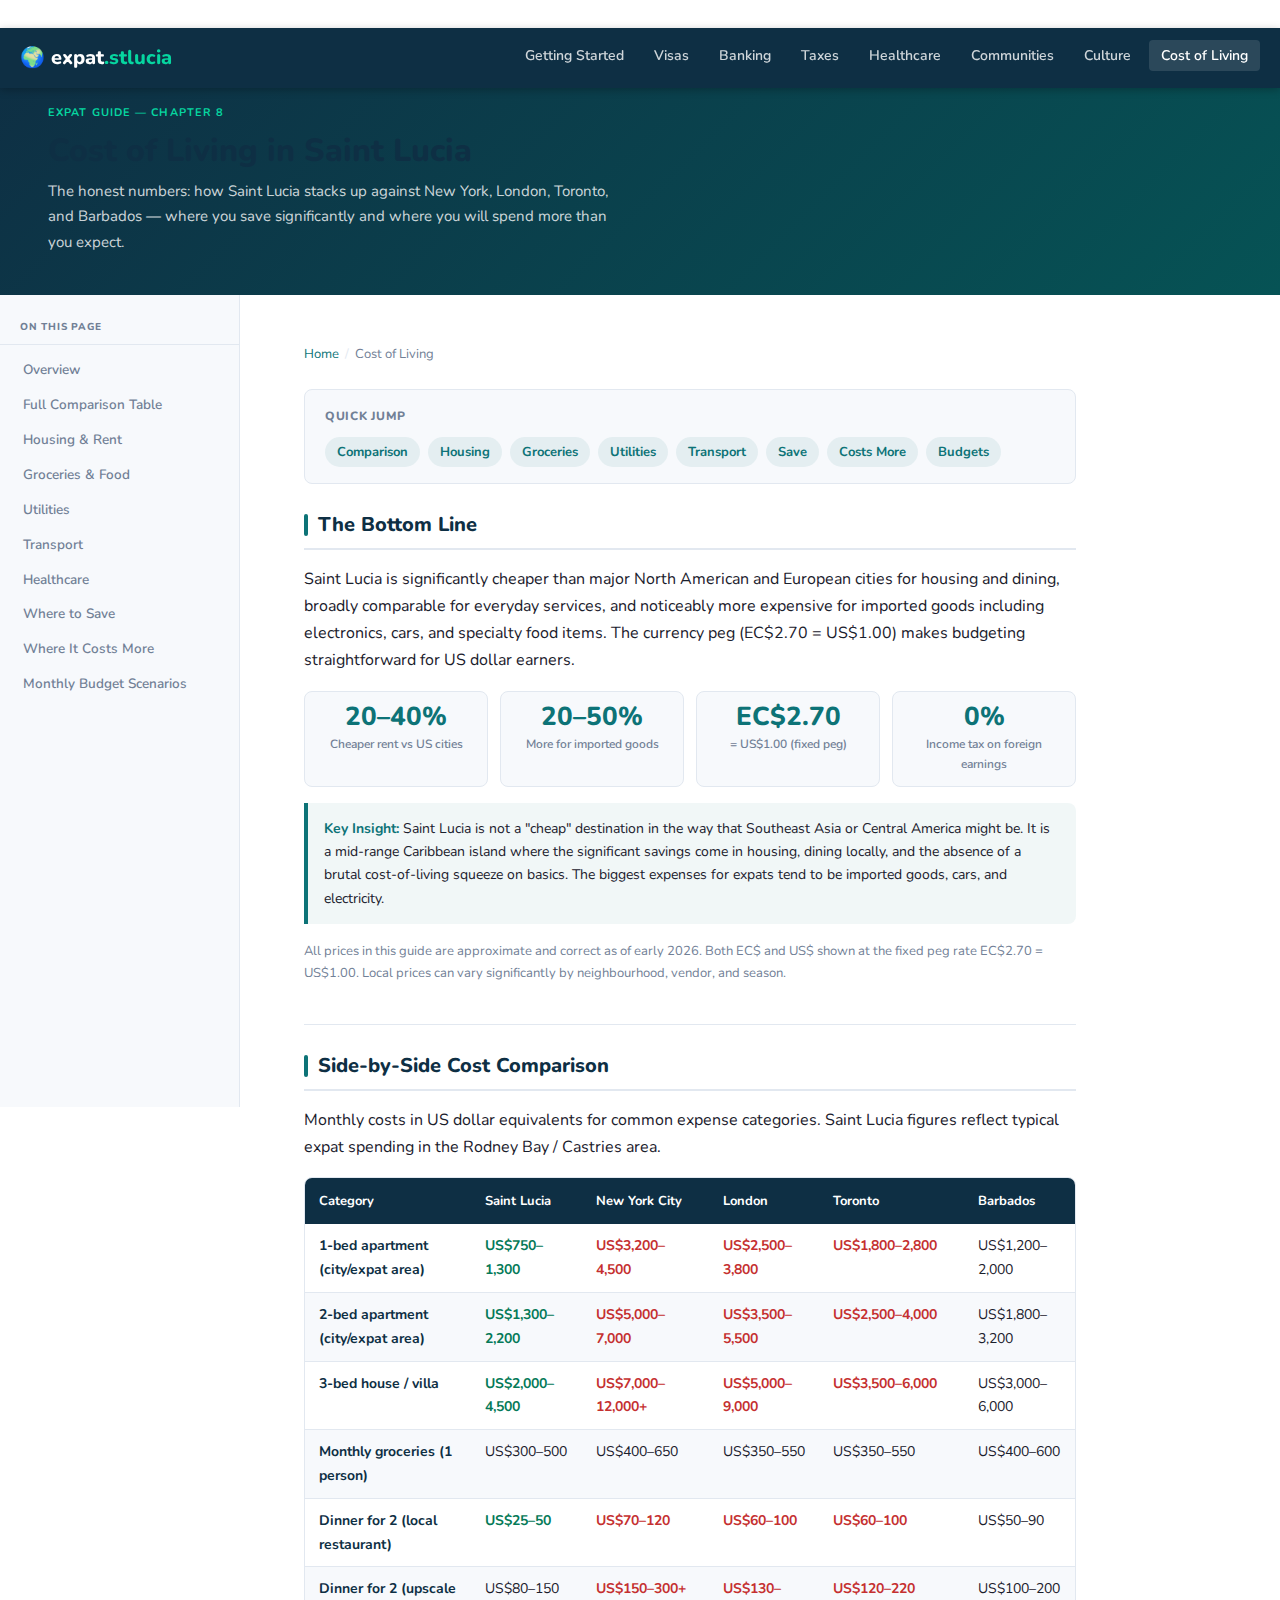
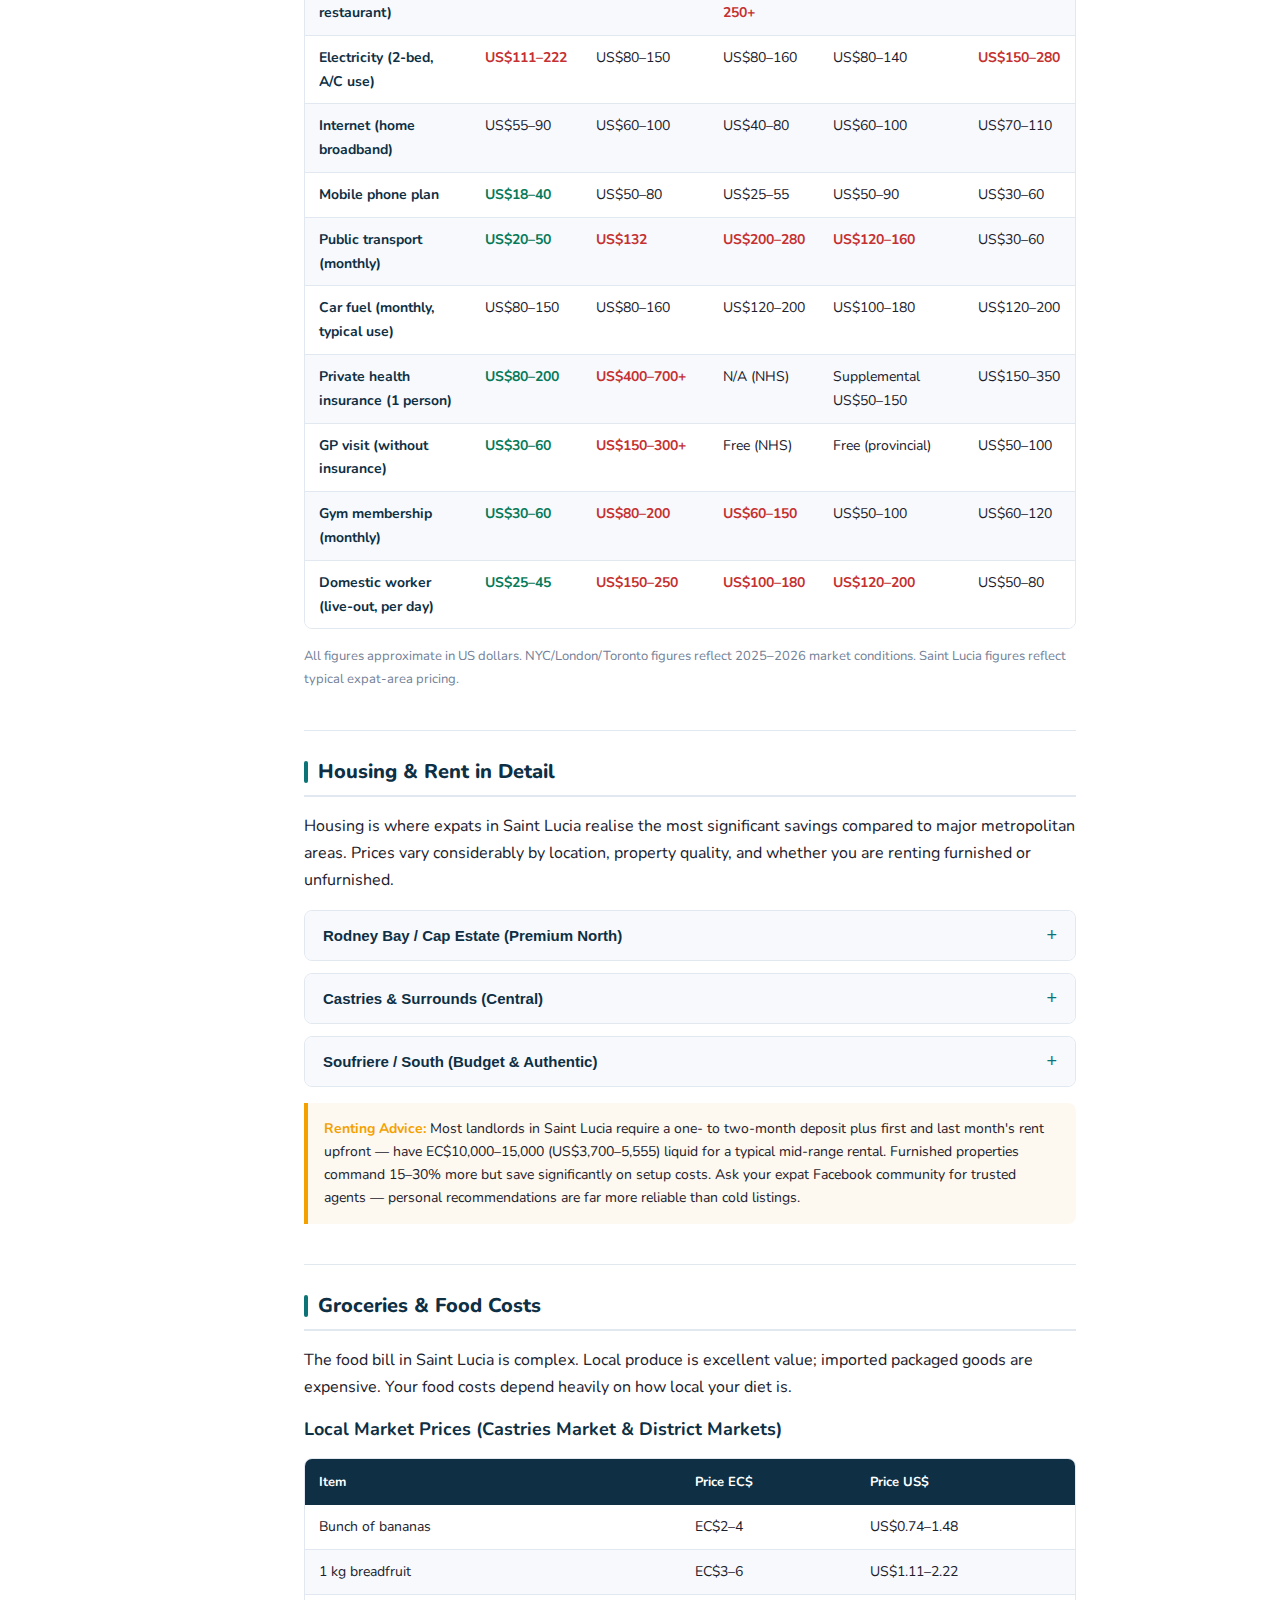
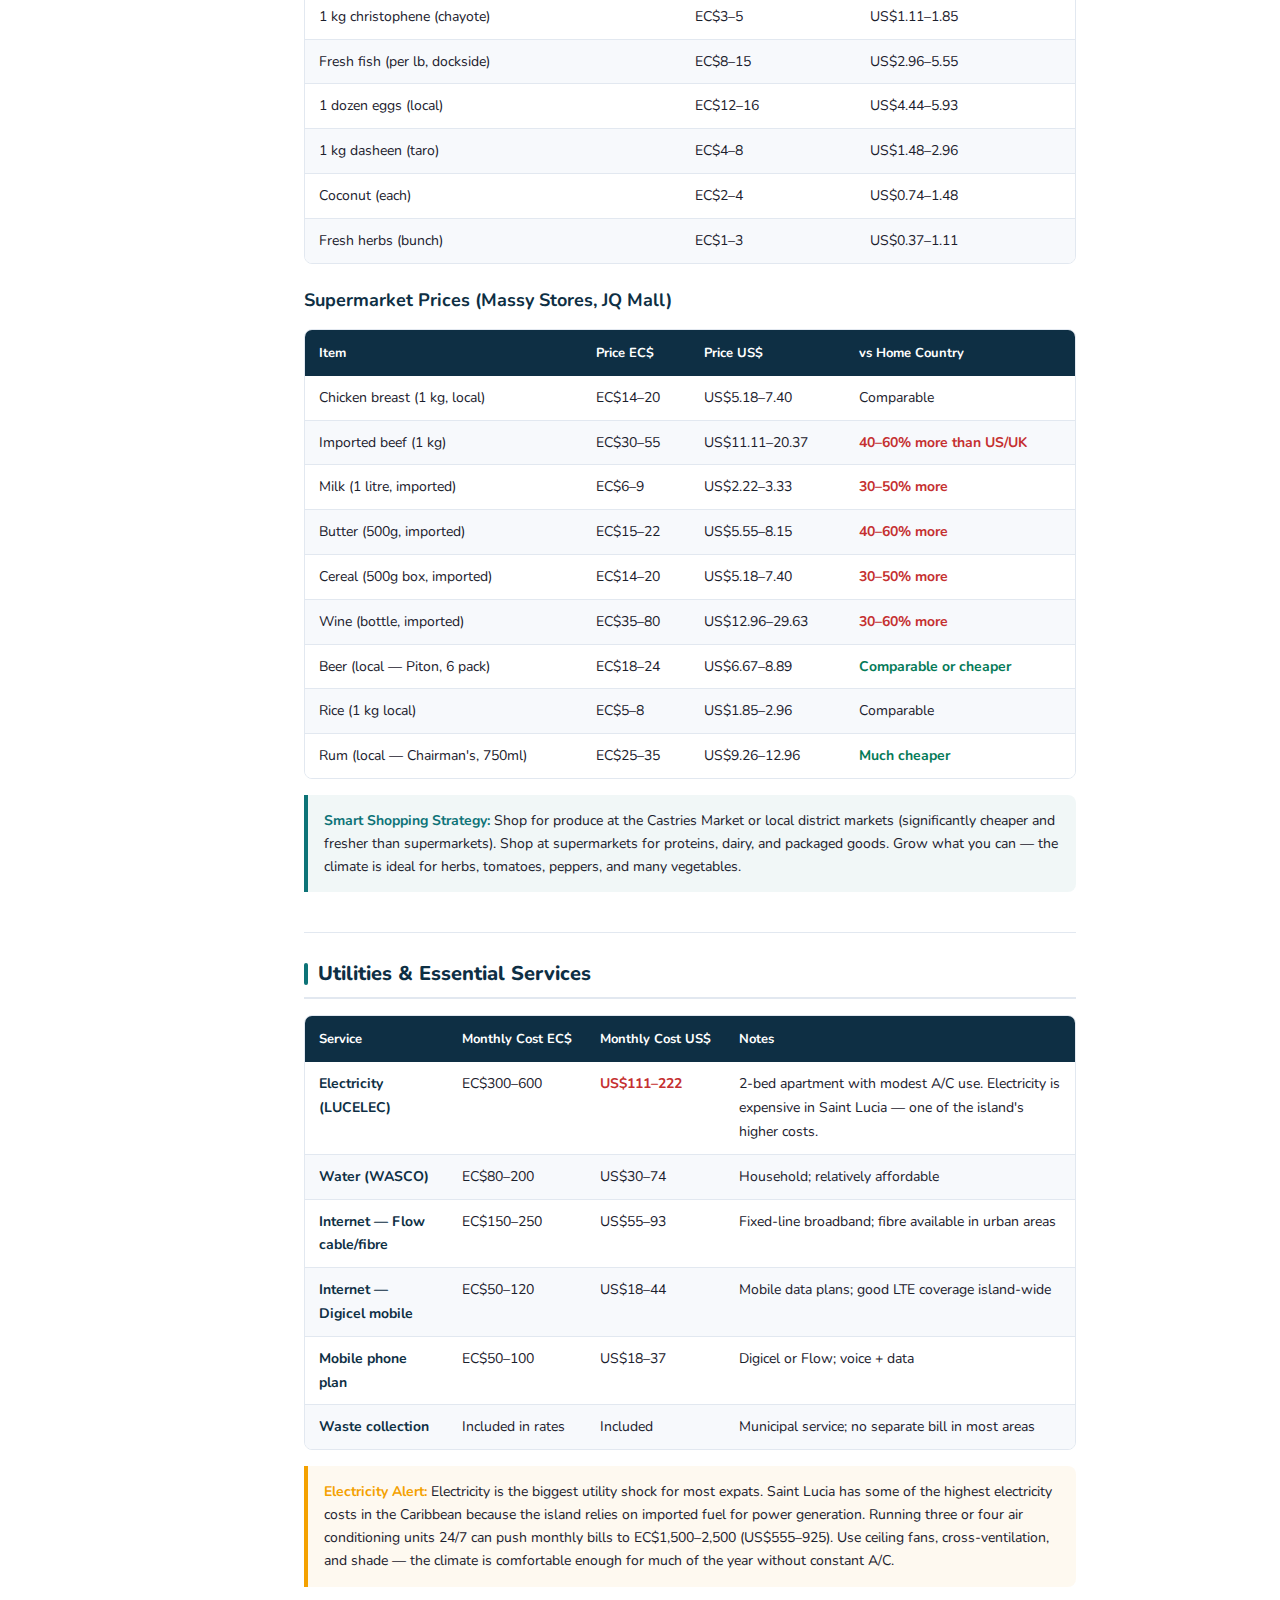
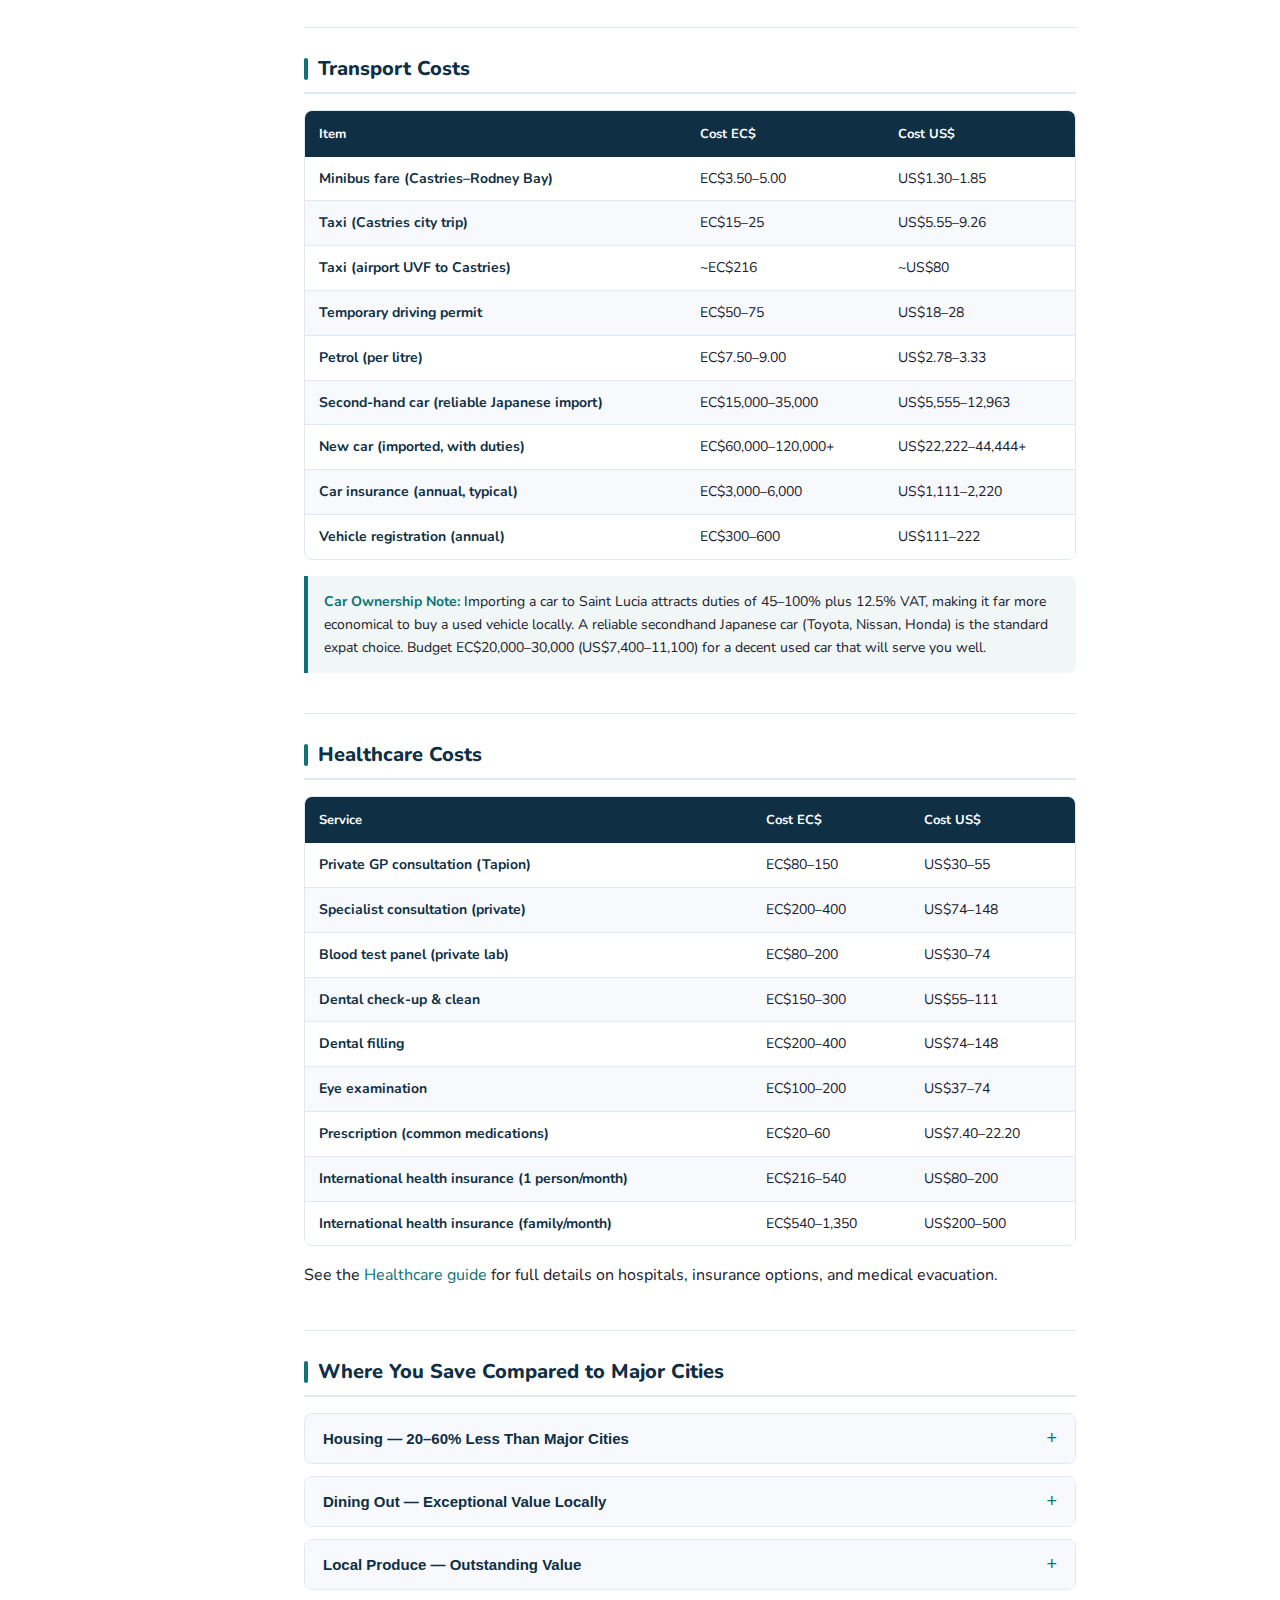
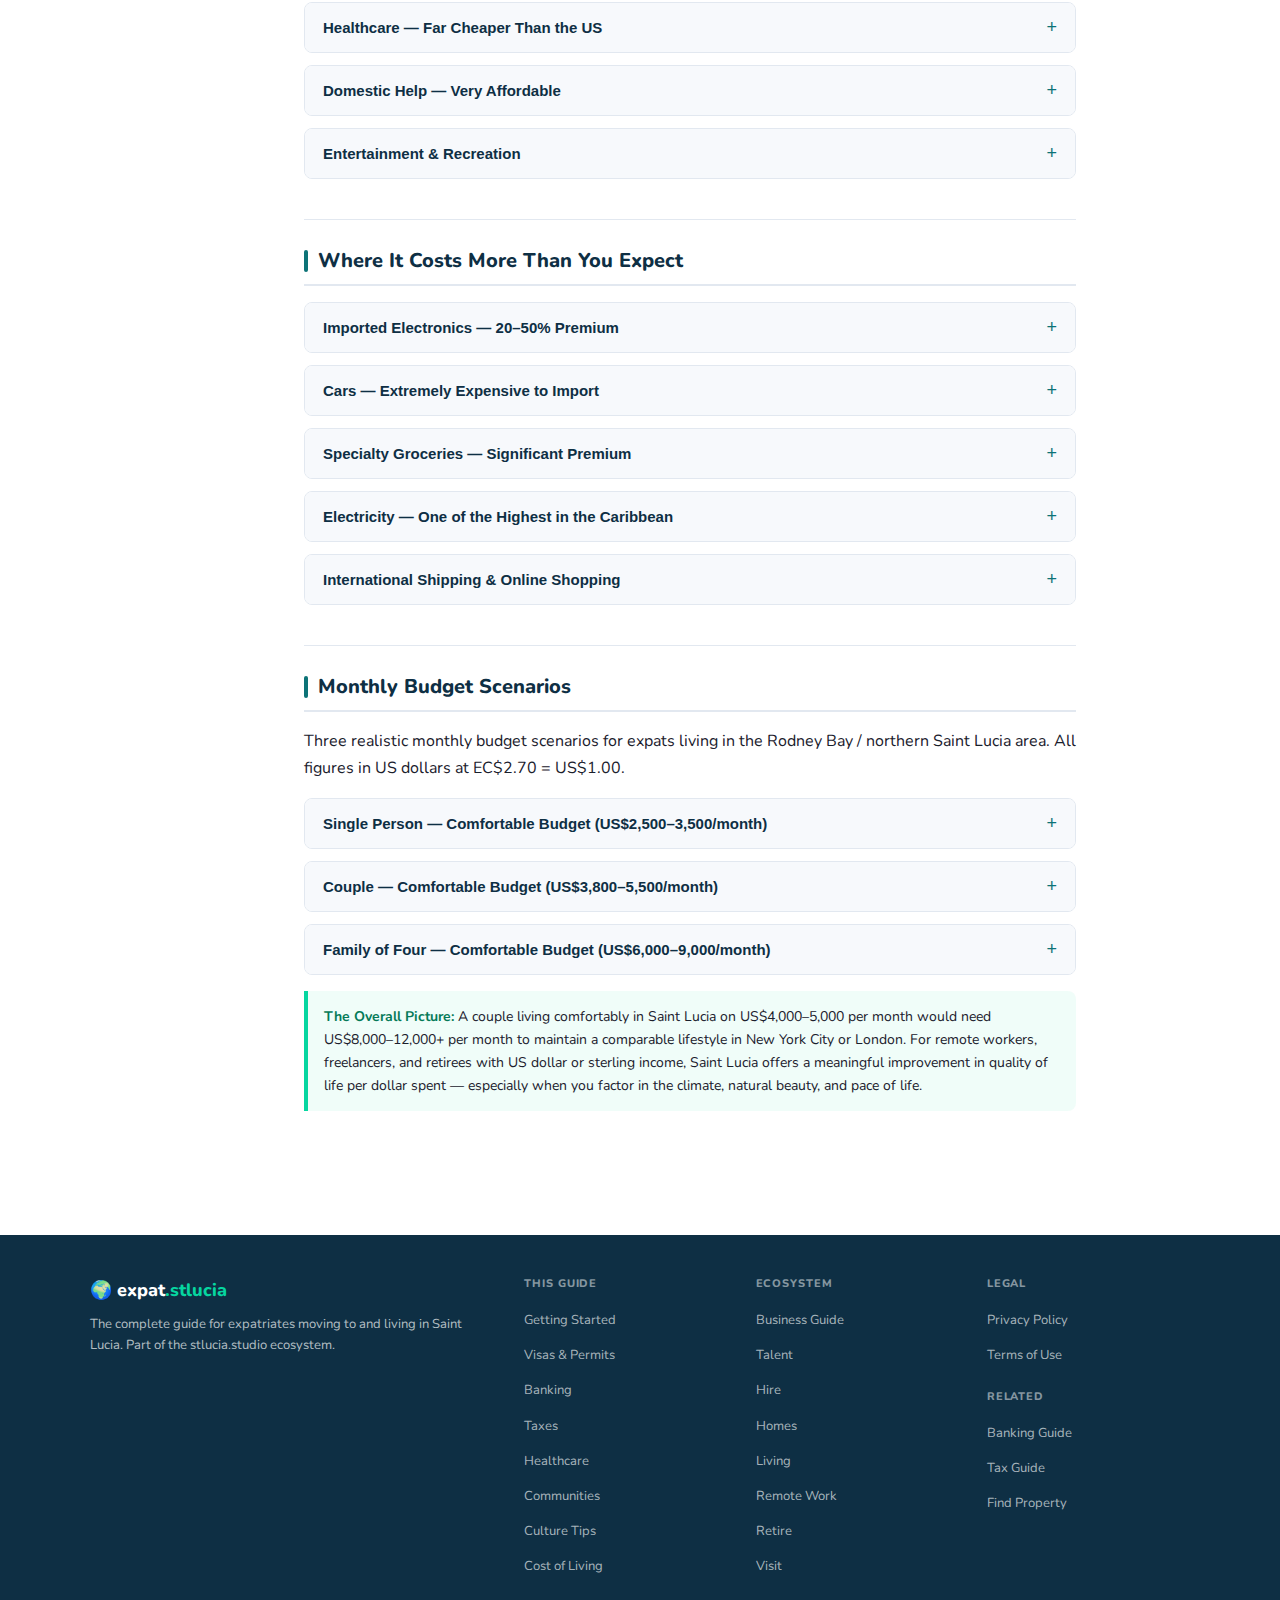
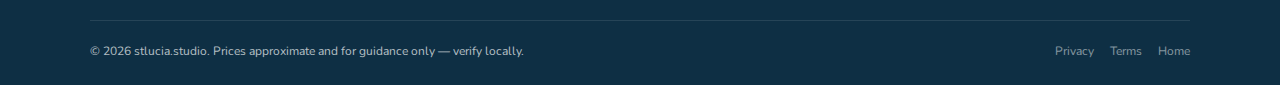
<file: cost-comparison.html>
<!DOCTYPE html>
<html lang="en">
<head>
  <meta charset="UTF-8" />
  <meta name="viewport" content="width=device-width, initial-scale=1.0" />
  <title>Cost of Living in Saint Lucia vs New York, London &amp; Toronto | expat.stlucia.studio</title>
  <meta name="description" content="Side-by-side cost of living comparison: Saint Lucia vs New York, London, Toronto, and Barbados. Rent, groceries, dining, utilities, healthcare, transport, and monthly budget scenarios for expats." />
  <meta name="keywords" content="cost of living Saint Lucia, Saint Lucia vs New York cost, Saint Lucia vs London, expat budget Saint Lucia, rent Saint Lucia, groceries Saint Lucia, EC dollar prices" />
  <link rel="canonical" href="https://expat.stlucia.studio/cost-comparison.html" />

  <meta property="og:type"        content="article" />
  <meta property="og:url"         content="https://expat.stlucia.studio/cost-comparison.html" />
  <meta property="og:title"       content="Cost of Living in Saint Lucia — Expat Comparison Guide" />
  <meta property="og:description" content="How does Saint Lucia compare to New York, London, Toronto, and Barbados? Rent, food, utilities, healthcare and transport — the honest numbers for expats." />
  <meta property="og:image"       content="https://expat.stlucia.studio/assets/images/og-cost.jpg" />
  <meta name="twitter:card"       content="summary_large_image" />

  <link rel="manifest" href="manifest.json" />
  <meta name="theme-color" content="#0D7377" />
  <link rel="stylesheet" href="assets/css/style.css" />

  <!-- Analytics: Plausible -->
  <script defer src="https://plausible.io/js/pa-bzVnsYr3SVTjcja_JFnrT.js"></script>
  <script>window.plausible=window.plausible||function(){(plausible.q=plausible.q||[]).push(arguments)}</script>

  <!-- GA4 + FB Pixel (consent-gated via guide-analytics.js) -->
  <script defer src="/assets/js/guide-analytics.js"></script>
</head>
<body>

<a class="skip-link" href="#main">Skip to main content</a>

<!-- Super Nav -->

<!-- Navbar -->
<header class="navbar" role="banner">
  <a href="index.html" class="navbar__logo">🌍 expat<span>.stlucia</span></a>
  <ul class="navbar__links" role="list">
    <li><a href="getting-started.html">Getting Started</a></li>
    <li><a href="visas-permits.html">Visas</a></li>
    <li><a href="banking.html">Banking</a></li>
    <li><a href="taxes.html">Taxes</a></li>
    <li><a href="healthcare.html">Healthcare</a></li>
    <li><a href="communities.html">Communities</a></li>
    <li><a href="culture-tips.html">Culture</a></li>
    <li><a href="cost-comparison.html" class="active">Cost of Living</a></li>
  </ul>
  <button class="navbar__hamburger" aria-label="Open menu" aria-expanded="false">
    <span></span><span></span><span></span>
  </button>
</header>

<nav class="mobile-nav" aria-label="Mobile navigation">
  <a href="getting-started.html">Getting Started</a>
  <a href="visas-permits.html">Visas &amp; Permits</a>
  <a href="banking.html">Banking</a>
  <a href="taxes.html">Taxes</a>
  <a href="healthcare.html">Healthcare</a>
  <a href="communities.html">Communities</a>
  <a href="culture-tips.html">Culture Tips</a>
  <a href="cost-comparison.html" class="active">Cost of Living</a>
</nav>

<!-- Page Header -->
<div class="page-header">
  <p class="page-header__eyebrow">Expat Guide — Chapter 8</p>
  <h1 class="page-header__title">Cost of Living in Saint Lucia</h1>
  <p class="page-header__subtitle">The honest numbers: how Saint Lucia stacks up against New York, London, Toronto, and Barbados — where you save significantly and where you will spend more than you expect.</p>
</div>

<!-- Layout -->
<div class="page-shell">
  <!-- Sidebar -->
  <nav class="sidebar" aria-label="Page navigation">
    <div class="sidebar__title">On This Page</div>
    <a href="#overview">Overview</a>
    <a href="#comparison-table">Full Comparison Table</a>
    <a href="#housing">Housing &amp; Rent</a>
    <a href="#groceries">Groceries &amp; Food</a>
    <a href="#utilities">Utilities</a>
    <a href="#transport">Transport</a>
    <a href="#healthcare">Healthcare</a>
    <a href="#where-to-save">Where to Save</a>
    <a href="#where-it-costs-more">Where It Costs More</a>
    <a href="#budget-scenarios">Monthly Budget Scenarios</a>
  </nav>

  <!-- Main -->
  <main id="main" class="main-content">

    <nav class="breadcrumb" aria-label="Breadcrumb">
      <a href="index.html">Home</a>
      <span class="breadcrumb__sep">/</span>
      <span>Cost of Living</span>
    </nav>

    <div class="quick-nav">
      <div class="quick-nav__title">Quick Jump</div>
      <div class="quick-nav__links">
        <a href="#comparison-table">Comparison</a>
        <a href="#housing">Housing</a>
        <a href="#groceries">Groceries</a>
        <a href="#utilities">Utilities</a>
        <a href="#transport">Transport</a>
        <a href="#where-to-save">Save</a>
        <a href="#where-it-costs-more">Costs More</a>
        <a href="#budget-scenarios">Budgets</a>
      </div>
    </div>

    <!-- Overview -->
    <div class="section" id="overview">
      <h2 class="section-title">The Bottom Line</h2>
      <p>Saint Lucia is significantly cheaper than major North American and European cities for housing and dining, broadly comparable for everyday services, and noticeably more expensive for imported goods including electronics, cars, and specialty food items. The currency peg (EC$2.70 = US$1.00) makes budgeting straightforward for US dollar earners.</p>

      <div class="stat-row">
        <div class="stat-badge">
          <div class="stat-badge__value">20–40%</div>
          <div class="stat-badge__label">Cheaper rent vs US cities</div>
        </div>
        <div class="stat-badge">
          <div class="stat-badge__value">20–50%</div>
          <div class="stat-badge__label">More for imported goods</div>
        </div>
        <div class="stat-badge">
          <div class="stat-badge__value">EC$2.70</div>
          <div class="stat-badge__label">= US$1.00 (fixed peg)</div>
        </div>
        <div class="stat-badge">
          <div class="stat-badge__value">0%</div>
          <div class="stat-badge__label">Income tax on foreign earnings</div>
        </div>
      </div>

      <div class="tip-box mt-16">
        <strong>Key Insight:</strong> Saint Lucia is not a "cheap" destination in the way that Southeast Asia or Central America might be. It is a mid-range Caribbean island where the significant savings come in housing, dining locally, and the absence of a brutal cost-of-living squeeze on basics. The biggest expenses for expats tend to be imported goods, cars, and electricity.
      </div>

      <p class="text-muted" style="font-size:13px;margin-top:12px;">All prices in this guide are approximate and correct as of early 2026. Both EC$ and US$ shown at the fixed peg rate EC$2.70 = US$1.00. Local prices can vary significantly by neighbourhood, vendor, and season.</p>
    </div>

    <hr class="divider" />

    <!-- Full Comparison Table -->
    <div class="section" id="comparison-table">
      <h2 class="section-title">Side-by-Side Cost Comparison</h2>
      <p>Monthly costs in US dollar equivalents for common expense categories. Saint Lucia figures reflect typical expat spending in the Rodney Bay / Castries area.</p>

      <div class="table-wrap">
        <table>
          <thead>
            <tr>
              <th>Category</th>
              <th>Saint Lucia</th>
              <th>New York City</th>
              <th>London</th>
              <th>Toronto</th>
              <th>Barbados</th>
            </tr>
          </thead>
          <tbody>
            <tr>
              <td class="td-label">1-bed apartment (city/expat area)</td>
              <td class="td-good">US$750–1,300</td>
              <td class="td-bad">US$3,200–4,500</td>
              <td class="td-bad">US$2,500–3,800</td>
              <td class="td-bad">US$1,800–2,800</td>
              <td>US$1,200–2,000</td>
            </tr>
            <tr>
              <td class="td-label">2-bed apartment (city/expat area)</td>
              <td class="td-good">US$1,300–2,200</td>
              <td class="td-bad">US$5,000–7,000</td>
              <td class="td-bad">US$3,500–5,500</td>
              <td class="td-bad">US$2,500–4,000</td>
              <td>US$1,800–3,200</td>
            </tr>
            <tr>
              <td class="td-label">3-bed house / villa</td>
              <td class="td-good">US$2,000–4,500</td>
              <td class="td-bad">US$7,000–12,000+</td>
              <td class="td-bad">US$5,000–9,000</td>
              <td class="td-bad">US$3,500–6,000</td>
              <td>US$3,000–6,000</td>
            </tr>
            <tr>
              <td class="td-label">Monthly groceries (1 person)</td>
              <td>US$300–500</td>
              <td>US$400–650</td>
              <td>US$350–550</td>
              <td>US$350–550</td>
              <td>US$400–600</td>
            </tr>
            <tr>
              <td class="td-label">Dinner for 2 (local restaurant)</td>
              <td class="td-good">US$25–50</td>
              <td class="td-bad">US$70–120</td>
              <td class="td-bad">US$60–100</td>
              <td class="td-bad">US$60–100</td>
              <td>US$50–90</td>
            </tr>
            <tr>
              <td class="td-label">Dinner for 2 (upscale restaurant)</td>
              <td>US$80–150</td>
              <td class="td-bad">US$150–300+</td>
              <td class="td-bad">US$130–250+</td>
              <td class="td-bad">US$120–220</td>
              <td>US$100–200</td>
            </tr>
            <tr>
              <td class="td-label">Electricity (2-bed, A/C use)</td>
              <td class="td-bad">US$111–222</td>
              <td>US$80–150</td>
              <td>US$80–160</td>
              <td>US$80–140</td>
              <td class="td-bad">US$150–280</td>
            </tr>
            <tr>
              <td class="td-label">Internet (home broadband)</td>
              <td>US$55–90</td>
              <td>US$60–100</td>
              <td>US$40–80</td>
              <td>US$60–100</td>
              <td>US$70–110</td>
            </tr>
            <tr>
              <td class="td-label">Mobile phone plan</td>
              <td class="td-good">US$18–40</td>
              <td>US$50–80</td>
              <td>US$25–55</td>
              <td>US$50–90</td>
              <td>US$30–60</td>
            </tr>
            <tr>
              <td class="td-label">Public transport (monthly)</td>
              <td class="td-good">US$20–50</td>
              <td class="td-bad">US$132</td>
              <td class="td-bad">US$200–280</td>
              <td class="td-bad">US$120–160</td>
              <td>US$30–60</td>
            </tr>
            <tr>
              <td class="td-label">Car fuel (monthly, typical use)</td>
              <td>US$80–150</td>
              <td>US$80–160</td>
              <td>US$120–200</td>
              <td>US$100–180</td>
              <td>US$120–200</td>
            </tr>
            <tr>
              <td class="td-label">Private health insurance (1 person)</td>
              <td class="td-good">US$80–200</td>
              <td class="td-bad">US$400–700+</td>
              <td>N/A (NHS)</td>
              <td>Supplemental US$50–150</td>
              <td>US$150–350</td>
            </tr>
            <tr>
              <td class="td-label">GP visit (without insurance)</td>
              <td class="td-good">US$30–60</td>
              <td class="td-bad">US$150–300+</td>
              <td>Free (NHS)</td>
              <td>Free (provincial)</td>
              <td>US$50–100</td>
            </tr>
            <tr>
              <td class="td-label">Gym membership (monthly)</td>
              <td class="td-good">US$30–60</td>
              <td class="td-bad">US$80–200</td>
              <td class="td-bad">US$60–150</td>
              <td>US$50–100</td>
              <td>US$60–120</td>
            </tr>
            <tr>
              <td class="td-label">Domestic worker (live-out, per day)</td>
              <td class="td-good">US$25–45</td>
              <td class="td-bad">US$150–250</td>
              <td class="td-bad">US$100–180</td>
              <td class="td-bad">US$120–200</td>
              <td>US$50–80</td>
            </tr>
          </tbody>
        </table>
      </div>
      <p class="text-muted" style="font-size:13px;margin-top:8px;">All figures approximate in US dollars. NYC/London/Toronto figures reflect 2025–2026 market conditions. Saint Lucia figures reflect typical expat-area pricing.</p>
    </div>

    <hr class="divider" />

    <!-- Housing -->
    <div class="section" id="housing">
      <h2 class="section-title">Housing &amp; Rent in Detail</h2>
      <p>Housing is where expats in Saint Lucia realise the most significant savings compared to major metropolitan areas. Prices vary considerably by location, property quality, and whether you are renting furnished or unfurnished.</p>

      <div class="accordion">
        <button class="accordion__header no-auto">Rodney Bay / Cap Estate (Premium North) <span class="accordion__icon">+</span></button>
        <div class="accordion__body">
          <div class="table-wrap">
            <table>
              <thead><tr><th>Property Type</th><th>Monthly Rent EC$</th><th>Monthly Rent US$</th></tr></thead>
              <tbody>
                <tr><td>Studio / 1-bed apartment</td><td>EC$2,000–3,500</td><td>US$740–1,300</td></tr>
                <tr><td>2-bed apartment</td><td>EC$3,500–6,000</td><td>US$1,300–2,220</td></tr>
                <tr><td>3-bed house / villa</td><td>EC$6,000–12,000</td><td>US$2,220–4,440</td></tr>
                <tr><td>Luxury villa (Cap Estate)</td><td>EC$12,000–20,000+</td><td>US$4,440–7,400+</td></tr>
              </tbody>
            </table>
          </div>
        </div>
      </div>

      <div class="accordion">
        <button class="accordion__header no-auto">Castries &amp; Surrounds (Central) <span class="accordion__icon">+</span></button>
        <div class="accordion__body">
          <div class="table-wrap">
            <table>
              <thead><tr><th>Property Type</th><th>Monthly Rent EC$</th><th>Monthly Rent US$</th></tr></thead>
              <tbody>
                <tr><td>1-bed apartment</td><td>EC$1,500–3,000</td><td>US$555–1,110</td></tr>
                <tr><td>2-bed apartment</td><td>EC$2,500–5,000</td><td>US$925–1,850</td></tr>
                <tr><td>3-bed house</td><td>EC$4,000–8,000</td><td>US$1,480–2,960</td></tr>
              </tbody>
            </table>
          </div>
        </div>
      </div>

      <div class="accordion">
        <button class="accordion__header no-auto">Soufriere / South (Budget &amp; Authentic) <span class="accordion__icon">+</span></button>
        <div class="accordion__body">
          <div class="table-wrap">
            <table>
              <thead><tr><th>Property Type</th><th>Monthly Rent EC$</th><th>Monthly Rent US$</th></tr></thead>
              <tbody>
                <tr><td>1-bed apartment / cottage</td><td>EC$1,200–2,500</td><td>US$444–925</td></tr>
                <tr><td>2-bed house</td><td>EC$2,000–4,000</td><td>US$740–1,480</td></tr>
                <tr><td>3-bed property</td><td>EC$3,000–6,000</td><td>US$1,110–2,220</td></tr>
              </tbody>
            </table>
          </div>
          <p class="text-muted" style="font-size:13px;margin-top:8px;">Soufriere values offer the best rent relative to quality but require a car and add journey time to Castries services.</p>
        </div>
      </div>

      <div class="tip-box tip-box--gold">
        <strong>Renting Advice:</strong> Most landlords in Saint Lucia require a one- to two-month deposit plus first and last month's rent upfront — have EC$10,000–15,000 (US$3,700–5,555) liquid for a typical mid-range rental. Furnished properties command 15–30% more but save significantly on setup costs. Ask your expat Facebook community for trusted agents — personal recommendations are far more reliable than cold listings.
      </div>
    </div>

    <hr class="divider" />

    <!-- Groceries -->
    <div class="section" id="groceries">
      <h2 class="section-title">Groceries &amp; Food Costs</h2>
      <p>The food bill in Saint Lucia is complex. Local produce is excellent value; imported packaged goods are expensive. Your food costs depend heavily on how local your diet is.</p>

      <h3>Local Market Prices (Castries Market &amp; District Markets)</h3>
      <div class="table-wrap">
        <table>
          <thead>
            <tr><th>Item</th><th>Price EC$</th><th>Price US$</th></tr>
          </thead>
          <tbody>
            <tr><td>Bunch of bananas</td><td>EC$2–4</td><td>US$0.74–1.48</td></tr>
            <tr><td>1 kg breadfruit</td><td>EC$3–6</td><td>US$1.11–2.22</td></tr>
            <tr><td>1 kg christophene (chayote)</td><td>EC$3–5</td><td>US$1.11–1.85</td></tr>
            <tr><td>Fresh fish (per lb, dockside)</td><td>EC$8–15</td><td>US$2.96–5.55</td></tr>
            <tr><td>1 dozen eggs (local)</td><td>EC$12–16</td><td>US$4.44–5.93</td></tr>
            <tr><td>1 kg dasheen (taro)</td><td>EC$4–8</td><td>US$1.48–2.96</td></tr>
            <tr><td>Coconut (each)</td><td>EC$2–4</td><td>US$0.74–1.48</td></tr>
            <tr><td>Fresh herbs (bunch)</td><td>EC$1–3</td><td>US$0.37–1.11</td></tr>
          </tbody>
        </table>
      </div>

      <h3 class="mt-24">Supermarket Prices (Massy Stores, JQ Mall)</h3>
      <div class="table-wrap">
        <table>
          <thead>
            <tr><th>Item</th><th>Price EC$</th><th>Price US$</th><th>vs Home Country</th></tr>
          </thead>
          <tbody>
            <tr><td>Chicken breast (1 kg, local)</td><td>EC$14–20</td><td>US$5.18–7.40</td><td>Comparable</td></tr>
            <tr><td>Imported beef (1 kg)</td><td>EC$30–55</td><td>US$11.11–20.37</td><td class="td-bad">40–60% more than US/UK</td></tr>
            <tr><td>Milk (1 litre, imported)</td><td>EC$6–9</td><td>US$2.22–3.33</td><td class="td-bad">30–50% more</td></tr>
            <tr><td>Butter (500g, imported)</td><td>EC$15–22</td><td>US$5.55–8.15</td><td class="td-bad">40–60% more</td></tr>
            <tr><td>Cereal (500g box, imported)</td><td>EC$14–20</td><td>US$5.18–7.40</td><td class="td-bad">30–50% more</td></tr>
            <tr><td>Wine (bottle, imported)</td><td>EC$35–80</td><td>US$12.96–29.63</td><td class="td-bad">30–60% more</td></tr>
            <tr><td>Beer (local — Piton, 6 pack)</td><td>EC$18–24</td><td>US$6.67–8.89</td><td class="td-good">Comparable or cheaper</td></tr>
            <tr><td>Rice (1 kg local)</td><td>EC$5–8</td><td>US$1.85–2.96</td><td>Comparable</td></tr>
            <tr><td>Rum (local — Chairman's, 750ml)</td><td>EC$25–35</td><td>US$9.26–12.96</td><td class="td-good">Much cheaper</td></tr>
          </tbody>
        </table>
      </div>

      <div class="tip-box">
        <strong>Smart Shopping Strategy:</strong> Shop for produce at the Castries Market or local district markets (significantly cheaper and fresher than supermarkets). Shop at supermarkets for proteins, dairy, and packaged goods. Grow what you can — the climate is ideal for herbs, tomatoes, peppers, and many vegetables.
      </div>
    </div>

    <hr class="divider" />

    <!-- Utilities -->
    <div class="section" id="utilities">
      <h2 class="section-title">Utilities &amp; Essential Services</h2>

      <div class="table-wrap">
        <table>
          <thead>
            <tr><th>Service</th><th>Monthly Cost EC$</th><th>Monthly Cost US$</th><th>Notes</th></tr>
          </thead>
          <tbody>
            <tr>
              <td class="td-label">Electricity (LUCELEC)</td>
              <td>EC$300–600</td>
              <td class="td-bad">US$111–222</td>
              <td>2-bed apartment with modest A/C use. Electricity is expensive in Saint Lucia — one of the island's higher costs.</td>
            </tr>
            <tr>
              <td class="td-label">Water (WASCO)</td>
              <td>EC$80–200</td>
              <td>US$30–74</td>
              <td>Household; relatively affordable</td>
            </tr>
            <tr>
              <td class="td-label">Internet — Flow cable/fibre</td>
              <td>EC$150–250</td>
              <td>US$55–93</td>
              <td>Fixed-line broadband; fibre available in urban areas</td>
            </tr>
            <tr>
              <td class="td-label">Internet — Digicel mobile</td>
              <td>EC$50–120</td>
              <td>US$18–44</td>
              <td>Mobile data plans; good LTE coverage island-wide</td>
            </tr>
            <tr>
              <td class="td-label">Mobile phone plan</td>
              <td>EC$50–100</td>
              <td>US$18–37</td>
              <td>Digicel or Flow; voice + data</td>
            </tr>
            <tr>
              <td class="td-label">Waste collection</td>
              <td>Included in rates</td>
              <td>Included</td>
              <td>Municipal service; no separate bill in most areas</td>
            </tr>
          </tbody>
        </table>
      </div>

      <div class="tip-box tip-box--gold">
        <strong>Electricity Alert:</strong> Electricity is the biggest utility shock for most expats. Saint Lucia has some of the highest electricity costs in the Caribbean because the island relies on imported fuel for power generation. Running three or four air conditioning units 24/7 can push monthly bills to EC$1,500–2,500 (US$555–925). Use ceiling fans, cross-ventilation, and shade — the climate is comfortable enough for much of the year without constant A/C.
      </div>
    </div>

    <hr class="divider" />

    <!-- Transport -->
    <div class="section" id="transport">
      <h2 class="section-title">Transport Costs</h2>

      <div class="table-wrap">
        <table>
          <thead>
            <tr><th>Item</th><th>Cost EC$</th><th>Cost US$</th></tr>
          </thead>
          <tbody>
            <tr><td class="td-label">Minibus fare (Castries–Rodney Bay)</td><td>EC$3.50–5.00</td><td>US$1.30–1.85</td></tr>
            <tr><td class="td-label">Taxi (Castries city trip)</td><td>EC$15–25</td><td>US$5.55–9.26</td></tr>
            <tr><td class="td-label">Taxi (airport UVF to Castries)</td><td>~EC$216</td><td>~US$80</td></tr>
            <tr><td class="td-label">Temporary driving permit</td><td>EC$50–75</td><td>US$18–28</td></tr>
            <tr><td class="td-label">Petrol (per litre)</td><td>EC$7.50–9.00</td><td>US$2.78–3.33</td></tr>
            <tr><td class="td-label">Second-hand car (reliable Japanese import)</td><td>EC$15,000–35,000</td><td>US$5,555–12,963</td></tr>
            <tr><td class="td-label">New car (imported, with duties)</td><td>EC$60,000–120,000+</td><td>US$22,222–44,444+</td></tr>
            <tr><td class="td-label">Car insurance (annual, typical)</td><td>EC$3,000–6,000</td><td>US$1,111–2,220</td></tr>
            <tr><td class="td-label">Vehicle registration (annual)</td><td>EC$300–600</td><td>US$111–222</td></tr>
          </tbody>
        </table>
      </div>

      <div class="tip-box">
        <strong>Car Ownership Note:</strong> Importing a car to Saint Lucia attracts duties of 45–100% plus 12.5% VAT, making it far more economical to buy a used vehicle locally. A reliable secondhand Japanese car (Toyota, Nissan, Honda) is the standard expat choice. Budget EC$20,000–30,000 (US$7,400–11,100) for a decent used car that will serve you well.
      </div>
    </div>

    <hr class="divider" />

    <!-- Healthcare -->
    <div class="section" id="healthcare">
      <h2 class="section-title">Healthcare Costs</h2>

      <div class="table-wrap">
        <table>
          <thead>
            <tr><th>Service</th><th>Cost EC$</th><th>Cost US$</th></tr>
          </thead>
          <tbody>
            <tr><td class="td-label">Private GP consultation (Tapion)</td><td>EC$80–150</td><td>US$30–55</td></tr>
            <tr><td class="td-label">Specialist consultation (private)</td><td>EC$200–400</td><td>US$74–148</td></tr>
            <tr><td class="td-label">Blood test panel (private lab)</td><td>EC$80–200</td><td>US$30–74</td></tr>
            <tr><td class="td-label">Dental check-up &amp; clean</td><td>EC$150–300</td><td>US$55–111</td></tr>
            <tr><td class="td-label">Dental filling</td><td>EC$200–400</td><td>US$74–148</td></tr>
            <tr><td class="td-label">Eye examination</td><td>EC$100–200</td><td>US$37–74</td></tr>
            <tr><td class="td-label">Prescription (common medications)</td><td>EC$20–60</td><td>US$7.40–22.20</td></tr>
            <tr><td class="td-label">International health insurance (1 person/month)</td><td>EC$216–540</td><td>US$80–200</td></tr>
            <tr><td class="td-label">International health insurance (family/month)</td><td>EC$540–1,350</td><td>US$200–500</td></tr>
          </tbody>
        </table>
      </div>

      <p>See the <a href="healthcare.html">Healthcare guide</a> for full details on hospitals, insurance options, and medical evacuation.</p>
    </div>

    <hr class="divider" />

    <!-- Where to Save -->
    <div class="section" id="where-to-save">
      <h2 class="section-title">Where You Save Compared to Major Cities</h2>

      <div class="accordion">
        <button class="accordion__header no-auto">Housing — 20–60% Less Than Major Cities <span class="accordion__icon">+</span></button>
        <div class="accordion__body">
          <p>This is the biggest single saving for most expats. A comfortable 2-bedroom apartment in Rodney Bay — the most popular expat area — costs US$1,300–2,200 per month. An equivalent property in New York City would be US$5,000–7,000, in London US$3,500–5,500, in Toronto US$2,500–4,000.</p>
          <p>Even compared to Barbados — the closest comparable Caribbean island — Saint Lucia is 20–30% cheaper for residential rentals.</p>
        </div>
      </div>

      <div class="accordion">
        <button class="accordion__header no-auto">Dining Out — Exceptional Value Locally <span class="accordion__icon">+</span></button>
        <div class="accordion__body">
          <p>Eating at local Saint Lucian restaurants and food stalls is very affordable. A full meal at a local "cook shop" costs EC$15–30 (US$5.55–11.10). A mid-range restaurant meal for two runs EC$80–150 (US$30–55). Even nice restaurants at the Rodney Bay Strip are notably cheaper than comparable dining in New York, London, or Toronto.</p>
          <p>The caveat: imported fine dining (wine, imported meats, international cuisines) costs more due to import duties — expect a premium at upscale restaurants serving international menus.</p>
        </div>
      </div>

      <div class="accordion">
        <button class="accordion__header no-auto">Local Produce — Outstanding Value <span class="accordion__icon">+</span></button>
        <div class="accordion__body">
          <p>Fresh tropical fruit, root vegetables, fish, and local produce at the Castries Market are dramatically cheaper than equivalent fresh produce in North America or Europe. Building your diet around local produce is both healthy and very cost-effective. Mangoes, breadfruit, plantain, dasheen, christophene, coconuts, and fresh herbs are all excellent value.</p>
        </div>
      </div>

      <div class="accordion">
        <button class="accordion__header no-auto">Healthcare — Far Cheaper Than the US <span class="accordion__icon">+</span></button>
        <div class="accordion__body">
          <p>Private healthcare in Saint Lucia is a fraction of US costs. A GP visit costs US$30–55 versus US$150–300+ in the United States without insurance. International health insurance covering Saint Lucia is also cheaper — typically US$80–200 per month for an individual — compared to US health insurance premiums. For Americans particularly, the healthcare cost comparison is dramatic.</p>
        </div>
      </div>

      <div class="accordion">
        <button class="accordion__header no-auto">Domestic Help — Very Affordable <span class="accordion__icon">+</span></button>
        <div class="accordion__body">
          <p>Household help — cleaning, gardening, cooking assistance — is genuinely affordable in Saint Lucia at EC$65–120 per day (US$24–44). This is a quality-of-life benefit that many expats access for the first time in Saint Lucia. Ensure you pay properly and treat household workers with respect — they are professionals.</p>
        </div>
      </div>

      <div class="accordion">
        <button class="accordion__header no-auto">Entertainment &amp; Recreation <span class="accordion__icon">+</span></button>
        <div class="accordion__body">
          <p>Beaches are free. Hiking trails are largely free. Water sports are cheaper than equivalent activities in Europe or North America. Rum punch at a local bar costs EC$10–15 (US$3.70–5.55). Many of the best experiences in Saint Lucia — sunsets, markets, festivals, community life — cost very little or nothing at all.</p>
        </div>
      </div>
    </div>

    <hr class="divider" />

    <!-- Where It Costs More -->
    <div class="section" id="where-it-costs-more">
      <h2 class="section-title">Where It Costs More Than You Expect</h2>

      <div class="accordion">
        <button class="accordion__header no-auto">Imported Electronics — 20–50% Premium <span class="accordion__icon">+</span></button>
        <div class="accordion__body">
          <p>Electronics, appliances, computers, phones, and any technology imported into Saint Lucia attracts customs duty and VAT. A laptop that costs US$1,000 in the United States may cost US$1,300–1,500 in Saint Lucia. Buy electronics before you move, or use visiting friends and family as carriers (within reasonable personal importation limits).</p>
        </div>
      </div>

      <div class="accordion">
        <button class="accordion__header no-auto">Cars — Extremely Expensive to Import <span class="accordion__icon">+</span></button>
        <div class="accordion__body">
          <p>Cars imported to Saint Lucia attract duties of 45–100% of value plus 12.5% VAT. A car worth US$20,000 may cost you US$40,000–60,000 to import legally. The practical solution is to buy a used vehicle locally — the supply of used Japanese imports is good and local pricing, while above what you would pay in the US, reflects actual market conditions without the crushing import duty burden.</p>
        </div>
      </div>

      <div class="accordion">
        <button class="accordion__header no-auto">Specialty Groceries — Significant Premium <span class="accordion__icon">+</span></button>
        <div class="accordion__body">
          <p>If your diet relies on specific imported products — particular cheeses, specialty condiments, European brands, dietary specialist items — you will pay 30–60% more than at home. This is an area where expats either adapt their diet toward local options (recommended) or accept the premium as part of the lifestyle cost.</p>
          <p>Wine is notably expensive: a bottle of decent wine that costs US$12 in the UK or US often costs EC$40–70 (US$14.80–25.90) in Saint Lucia. Local rum and beer offer excellent value as an alternative.</p>
        </div>
      </div>

      <div class="accordion">
        <button class="accordion__header no-auto">Electricity — One of the Highest in the Caribbean <span class="accordion__icon">+</span></button>
        <div class="accordion__body">
          <p>Saint Lucia's electricity rates are high by global standards. LUCELEC generates power primarily from imported diesel and heavy fuel oil — global fuel price fluctuations pass directly to consumers. The government has set renewable energy targets, but meaningful cost reductions from solar and wind are a medium-term prospect.</p>
          <p>Practical mitigation: ceiling fans, cross-ventilation design, shade trees near the property, solar water heaters (common in Saint Lucia), and LED lighting all help. Some expats invest in rooftop solar panels — the payback period is reasonable given electricity costs.</p>
        </div>
      </div>

      <div class="accordion">
        <button class="accordion__header no-auto">International Shipping &amp; Online Shopping <span class="accordion__icon">+</span></button>
        <div class="accordion__body">
          <p>Many online retailers do not ship to Saint Lucia, or charge significant premiums for Caribbean delivery. Package forwarding services (via a US address) are widely used by expats — you get a US mailing address, items ship there, and the service forwards them to Saint Lucia. Factor in 15–30% additional cost for this compared to buying locally in the US.</p>
        </div>
      </div>
    </div>

    <hr class="divider" />

    <!-- Budget Scenarios -->
    <div class="section" id="budget-scenarios">
      <h2 class="section-title">Monthly Budget Scenarios</h2>
      <p>Three realistic monthly budget scenarios for expats living in the Rodney Bay / northern Saint Lucia area. All figures in US dollars at EC$2.70 = US$1.00.</p>

      <div class="accordion">
        <button class="accordion__header no-auto">Single Person — Comfortable Budget (US$2,500–3,500/month) <span class="accordion__icon">+</span></button>
        <div class="accordion__body">
          <div class="table-wrap">
            <table>
              <thead><tr><th>Category</th><th>Monthly (US$)</th></tr></thead>
              <tbody>
                <tr><td>1-bed apartment (Rodney Bay, furnished)</td><td>US$1,100</td></tr>
                <tr><td>Groceries (mix of local + supermarket)</td><td>US$350</td></tr>
                <tr><td>Dining out (2–3x per week locally)</td><td>US$200</td></tr>
                <tr><td>Electricity</td><td>US$140</td></tr>
                <tr><td>Internet + mobile</td><td>US$80</td></tr>
                <tr><td>Water</td><td>US$40</td></tr>
                <tr><td>Transport (car running costs / fuel)</td><td>US$200</td></tr>
                <tr><td>Health insurance</td><td>US$120</td></tr>
                <tr><td>Entertainment &amp; social</td><td>US$150</td></tr>
                <tr><td>Miscellaneous</td><td>US$150</td></tr>
                <tr><td><strong>Total</strong></td><td><strong>US$2,530</strong></td></tr>
              </tbody>
            </table>
          </div>
          <p class="text-muted" style="font-size:13px;margin-top:8px;">Comfortable day-to-day living without extravagance. Local shopping, occasional dining out, moderate car use.</p>
        </div>
      </div>

      <div class="accordion">
        <button class="accordion__header no-auto">Couple — Comfortable Budget (US$3,800–5,500/month) <span class="accordion__icon">+</span></button>
        <div class="accordion__body">
          <div class="table-wrap">
            <table>
              <thead><tr><th>Category</th><th>Monthly (US$)</th></tr></thead>
              <tbody>
                <tr><td>2-bed apartment (Rodney Bay, furnished)</td><td>US$1,600</td></tr>
                <tr><td>Groceries (couple, mixed local/super)</td><td>US$550</td></tr>
                <tr><td>Dining out (3–4x per week)</td><td>US$400</td></tr>
                <tr><td>Electricity (A/C use)</td><td>US$200</td></tr>
                <tr><td>Internet + mobile (2 phones)</td><td>US$130</td></tr>
                <tr><td>Water</td><td>US$55</td></tr>
                <tr><td>Car (fuel + running)</td><td>US$250</td></tr>
                <tr><td>Health insurance (2 people)</td><td>US$220</td></tr>
                <tr><td>Entertainment, travel on island</td><td>US$300</td></tr>
                <tr><td>Miscellaneous</td><td>US$200</td></tr>
                <tr><td><strong>Total</strong></td><td><strong>US$3,905</strong></td></tr>
              </tbody>
            </table>
          </div>
          <p class="text-muted" style="font-size:13px;margin-top:8px;">Comfortable couple lifestyle. Active social life, good food, one car. Reserve some for savings and one international trip per year.</p>
        </div>
      </div>

      <div class="accordion">
        <button class="accordion__header no-auto">Family of Four — Comfortable Budget (US$6,000–9,000/month) <span class="accordion__icon">+</span></button>
        <div class="accordion__body">
          <div class="table-wrap">
            <table>
              <thead><tr><th>Category</th><th>Monthly (US$)</th></tr></thead>
              <tbody>
                <tr><td>3-bed house (Rodney Bay / Cap area)</td><td>US$2,500</td></tr>
                <tr><td>Groceries (family of 4)</td><td>US$700</td></tr>
                <tr><td>Dining out (weekly family meals)</td><td>US$300</td></tr>
                <tr><td>Electricity (A/C, family use)</td><td>US$280</td></tr>
                <tr><td>Internet + 2 mobiles</td><td>US$140</td></tr>
                <tr><td>Water</td><td>US$65</td></tr>
                <tr><td>Two cars (fuel + running)</td><td>US$450</td></tr>
                <tr><td>Health insurance (family)</td><td>US$400</td></tr>
                <tr><td>International school fees (per child)</td><td>US$600–1,200</td></tr>
                <tr><td>Children's activities / sport</td><td>US$200</td></tr>
                <tr><td>Entertainment &amp; social</td><td>US$300</td></tr>
                <tr><td>Miscellaneous</td><td>US$300</td></tr>
                <tr><td><strong>Total (1 child in school)</strong></td><td><strong>US$6,435–7,035</strong></td></tr>
              </tbody>
            </table>
          </div>
          <p class="text-muted" style="font-size:13px;margin-top:8px;">International school fees are the largest variable for families. École des Roches (French international school) and other international options are available. Local public schools are free but quality varies.</p>

          <div class="tip-box">
            <strong>School Fees Note:</strong> International school fees in Saint Lucia typically range from EC$1,500–3,500 per month (US$555–1,295) per child. This is the most significant additional cost for families compared to countries with free, high-quality public education.
          </div>
        </div>
      </div>

      <div class="tip-box tip-box--green">
        <strong>The Overall Picture:</strong> A couple living comfortably in Saint Lucia on US$4,000–5,000 per month would need US$8,000–12,000+ per month to maintain a comparable lifestyle in New York City or London. For remote workers, freelancers, and retirees with US dollar or sterling income, Saint Lucia offers a meaningful improvement in quality of life per dollar spent — especially when you factor in the climate, natural beauty, and pace of life.
      </div>
    </div>

  </main>
</div>

<!-- Footer -->
<footer class="footer">
  <div style="max-width:1100px;margin:0 auto;">
    <div class="footer__grid">
      <div class="footer__brand">
        <span class="footer__logo">🌍 expat<span>.stlucia</span></span>
        <p class="footer__desc">The complete guide for expatriates moving to and living in Saint Lucia. Part of the stlucia.studio ecosystem.</p>
      </div>
      <div>
        <div class="footer__col-title">This Guide</div>
        <ul class="footer__links">
          <li><a href="getting-started.html">Getting Started</a></li>
          <li><a href="visas-permits.html">Visas &amp; Permits</a></li>
          <li><a href="banking.html">Banking</a></li>
          <li><a href="taxes.html">Taxes</a></li>
          <li><a href="healthcare.html">Healthcare</a></li>
          <li><a href="communities.html">Communities</a></li>
          <li><a href="culture-tips.html">Culture Tips</a></li>
          <li><a href="cost-comparison.html">Cost of Living</a></li>
        </ul>
      </div>
      <div>
        <div class="footer__col-title">Ecosystem</div>
        <ul class="footer__links">
          <li><a href="https://stlucia.studio">Business Guide</a></li>
          <li><a href="https://talent.stlucia.studio">Talent</a></li>
          <li><a href="https://hire.stlucia.studio">Hire</a></li>
          <li><a href="https://homes.stlucia.studio">Homes</a></li>
          <li><a href="https://living.stlucia.studio">Living</a></li>
          <li><a href="https://remote.stlucia.studio">Remote Work</a></li>
          <li><a href="https://retire.stlucia.studio">Retire</a></li>
          <li><a href="https://visit.stlucia.studio">Visit</a></li>
        </ul>
      </div>
      <div>
        <div class="footer__col-title">Legal</div>
        <ul class="footer__links">
          <li><a href="privacy.html">Privacy Policy</a></li>
          <li><a href="terms.html">Terms of Use</a></li>
        </ul>
        <div class="footer__col-title" style="margin-top:20px;">Related</div>
        <ul class="footer__links">
          <li><a href="banking.html">Banking Guide</a></li>
          <li><a href="taxes.html">Tax Guide</a></li>
          <li><a href="https://homes.stlucia.studio">Find Property</a></li>
        </ul>
      </div>
    </div>
    <div class="footer__bottom">
      <span>&copy; <span class="js-year">2026</span> stlucia.studio. Prices approximate and for guidance only — verify locally.</span>
      <div class="footer__legal-links">
        <a href="privacy.html">Privacy</a>
        <a href="terms.html">Terms</a>
        <a href="index.html">Home</a>
      </div>
    </div>
  </div>
</footer>

<script src="assets/js/app.js"></script>
<script src="/assets/js/guide-analytics.js" defer></script>
</body>
</html>
</file>
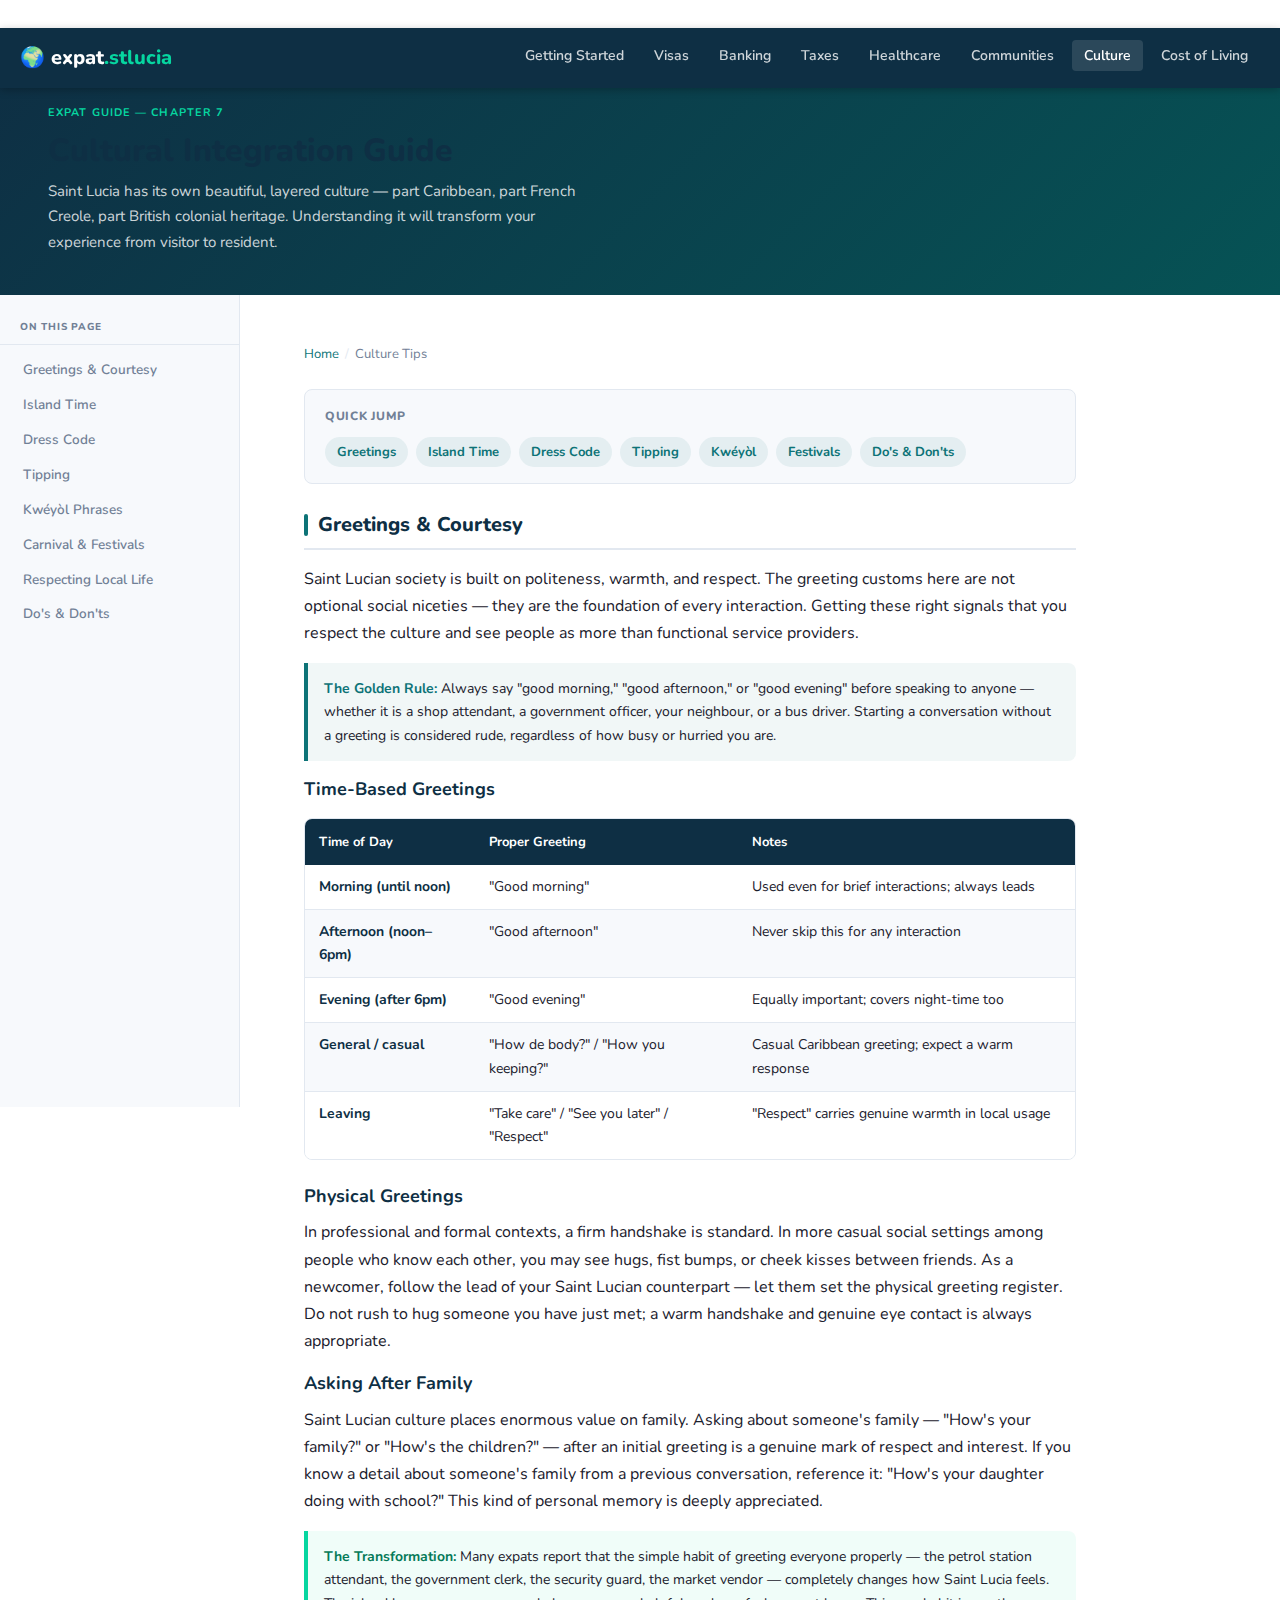
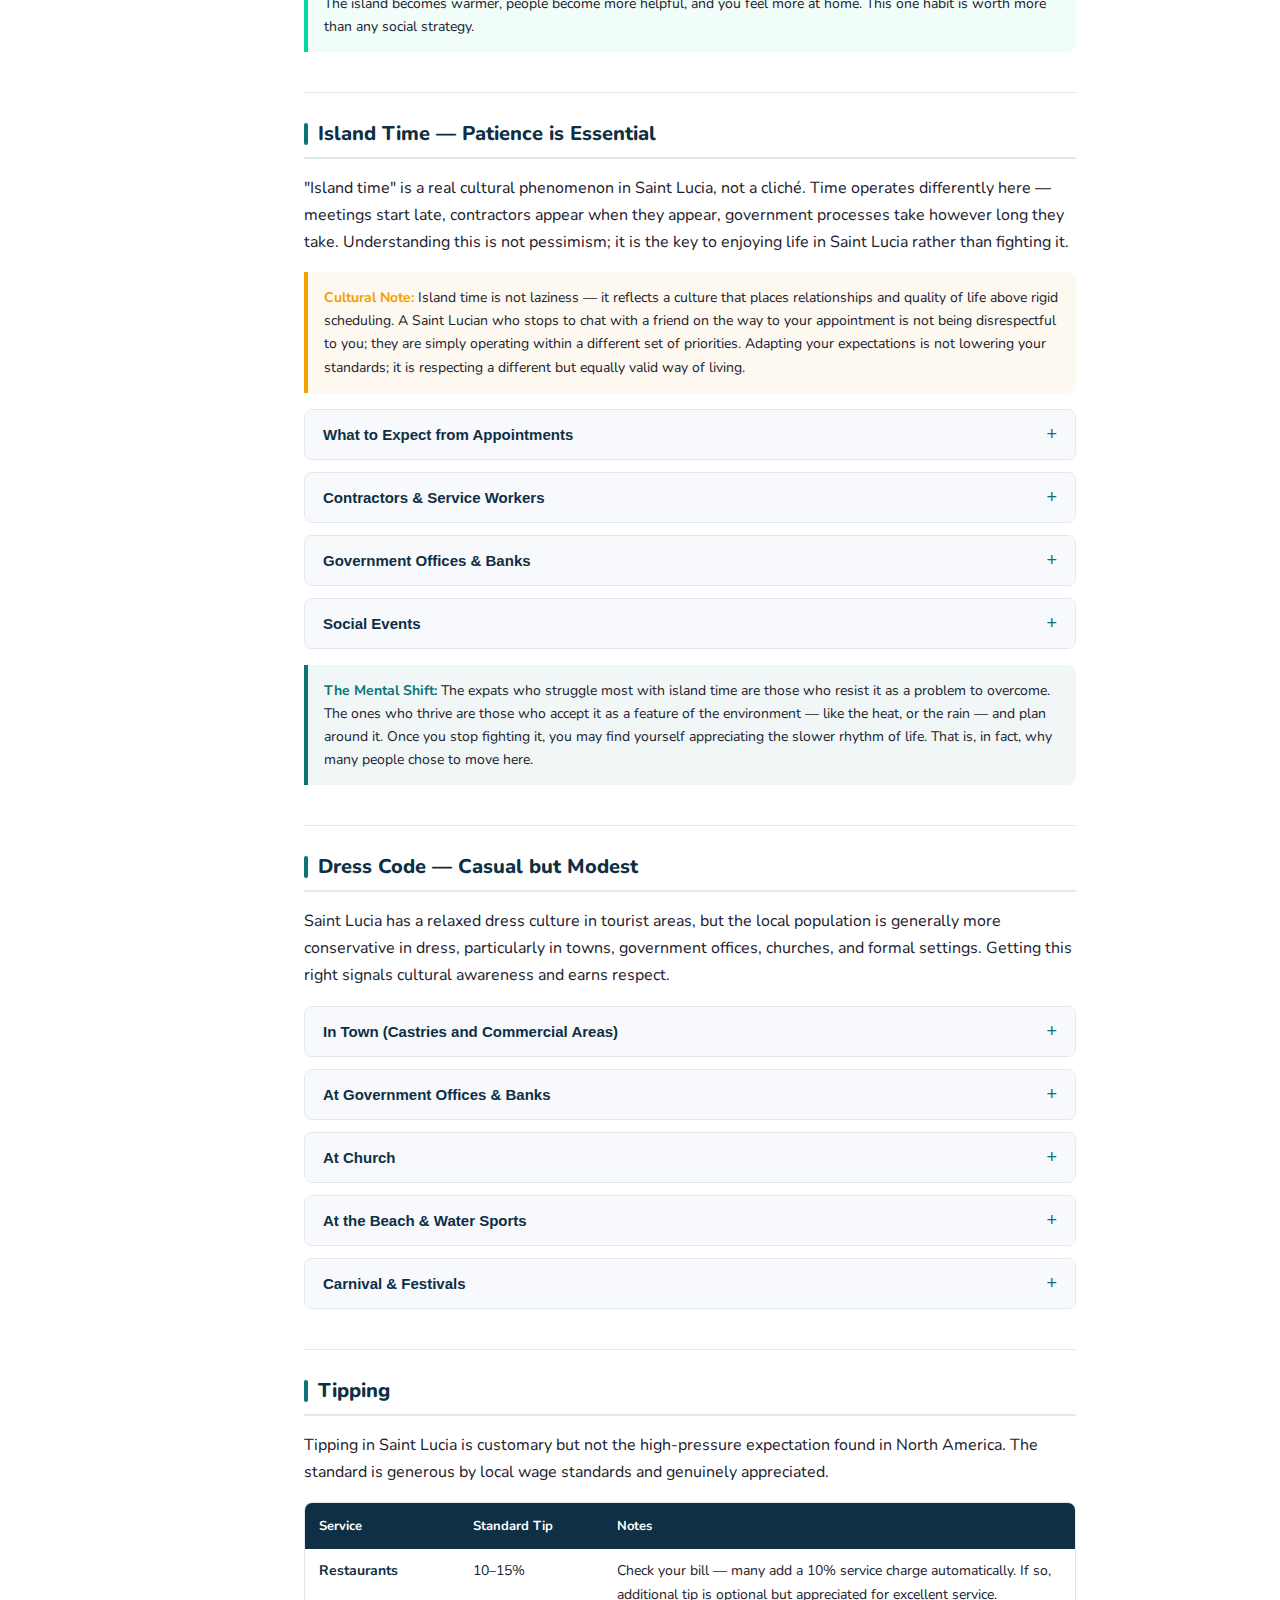
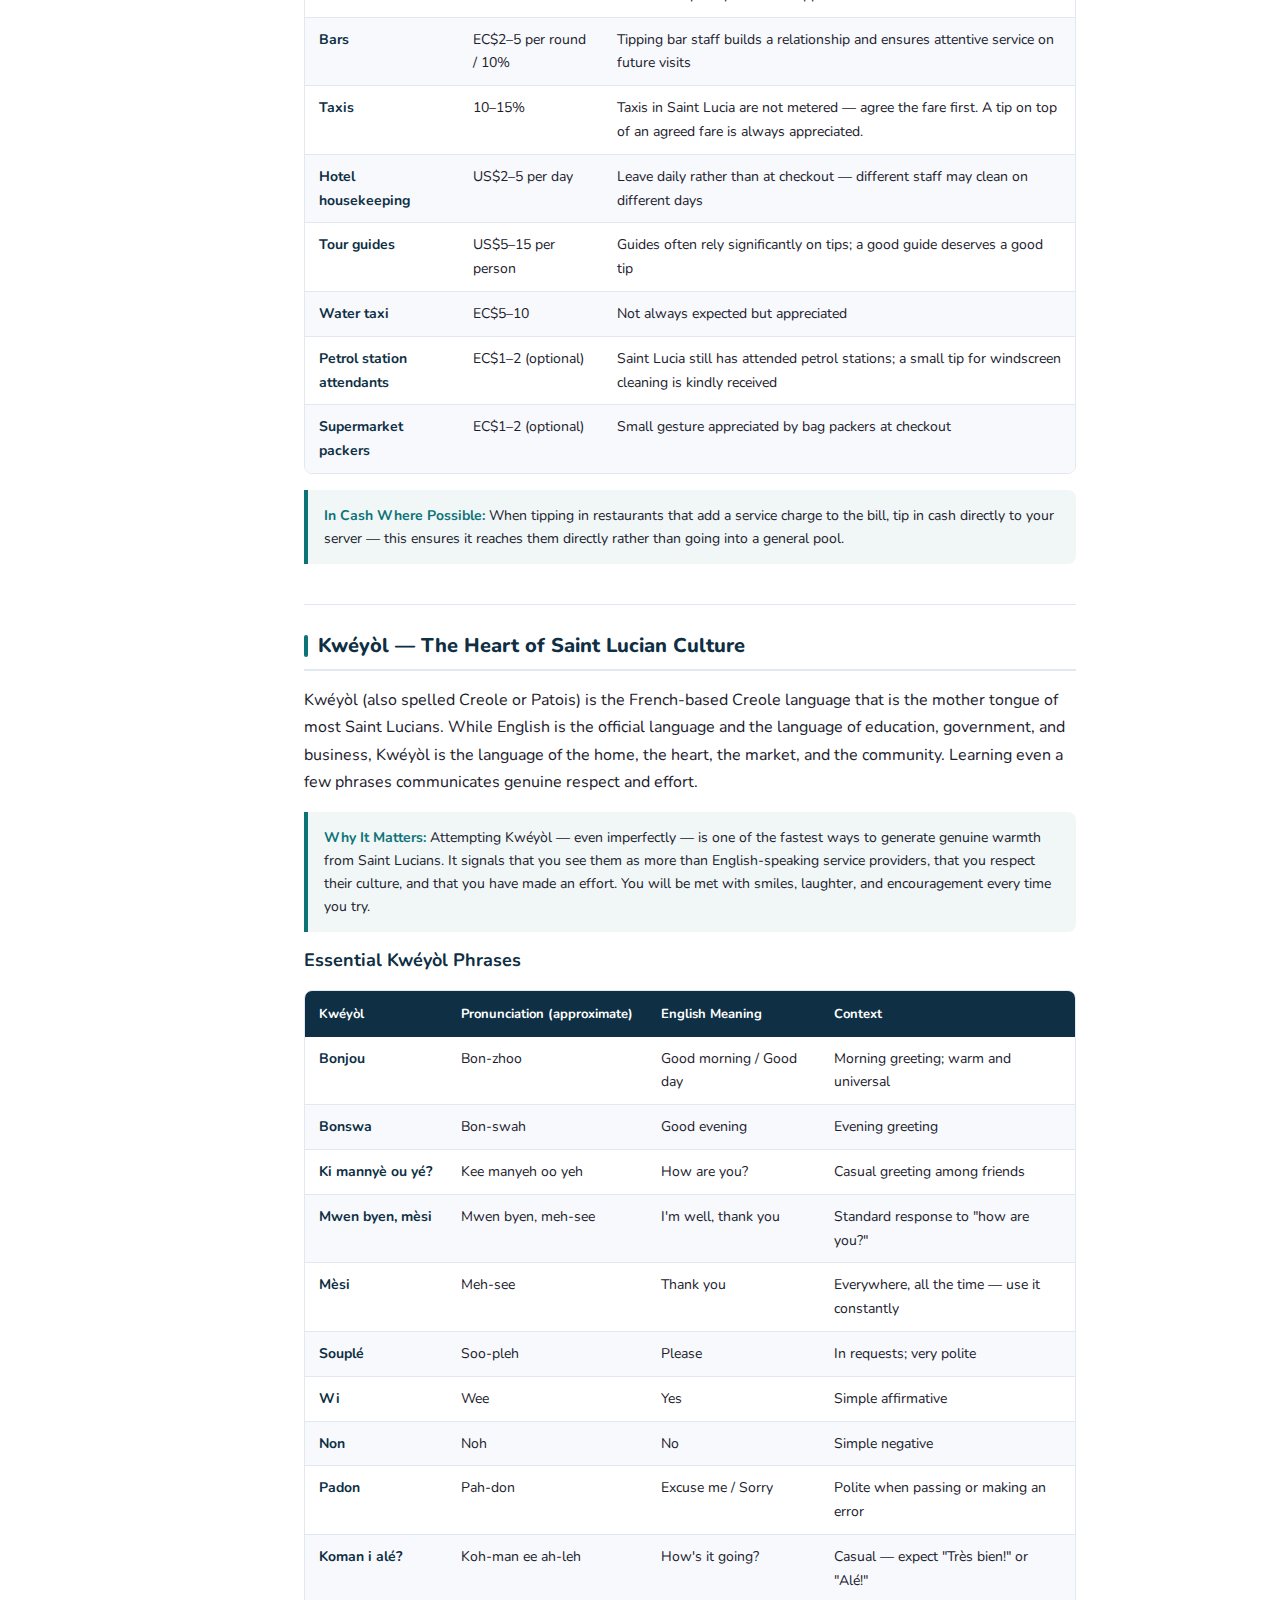
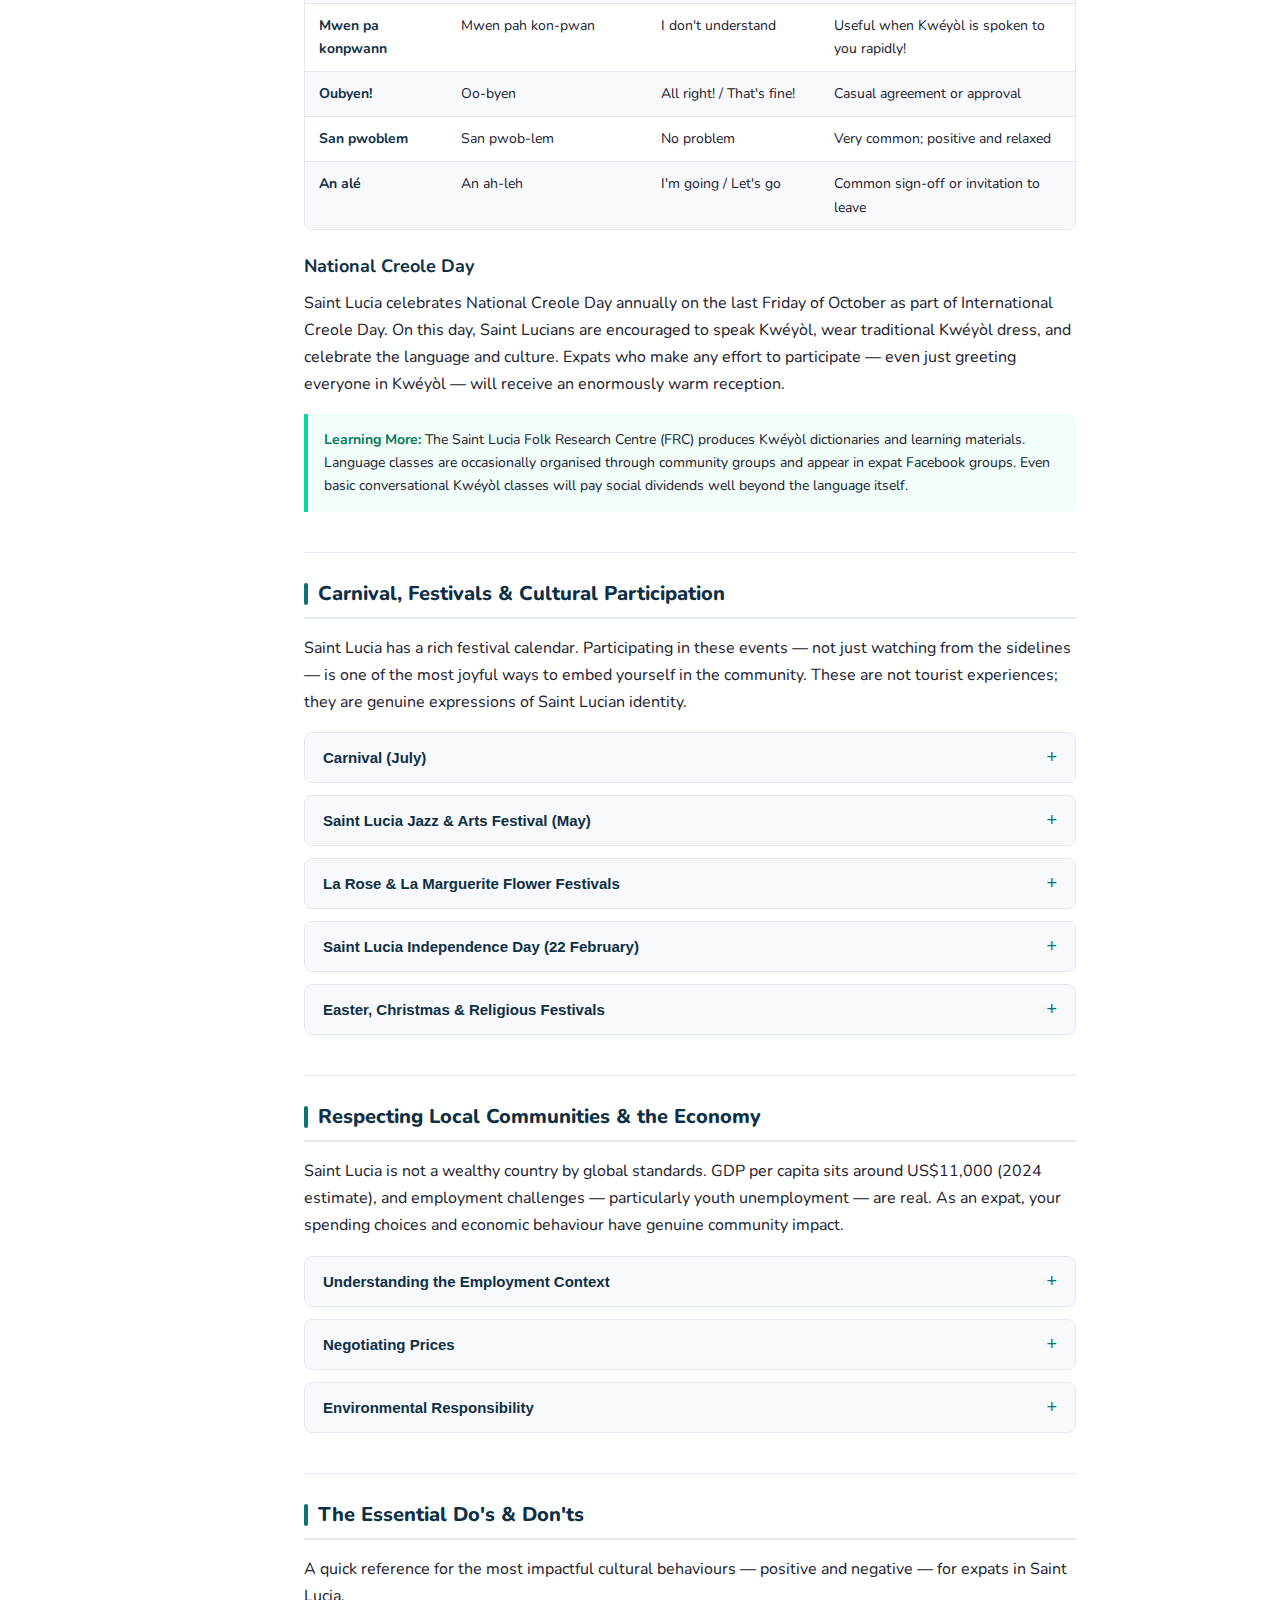
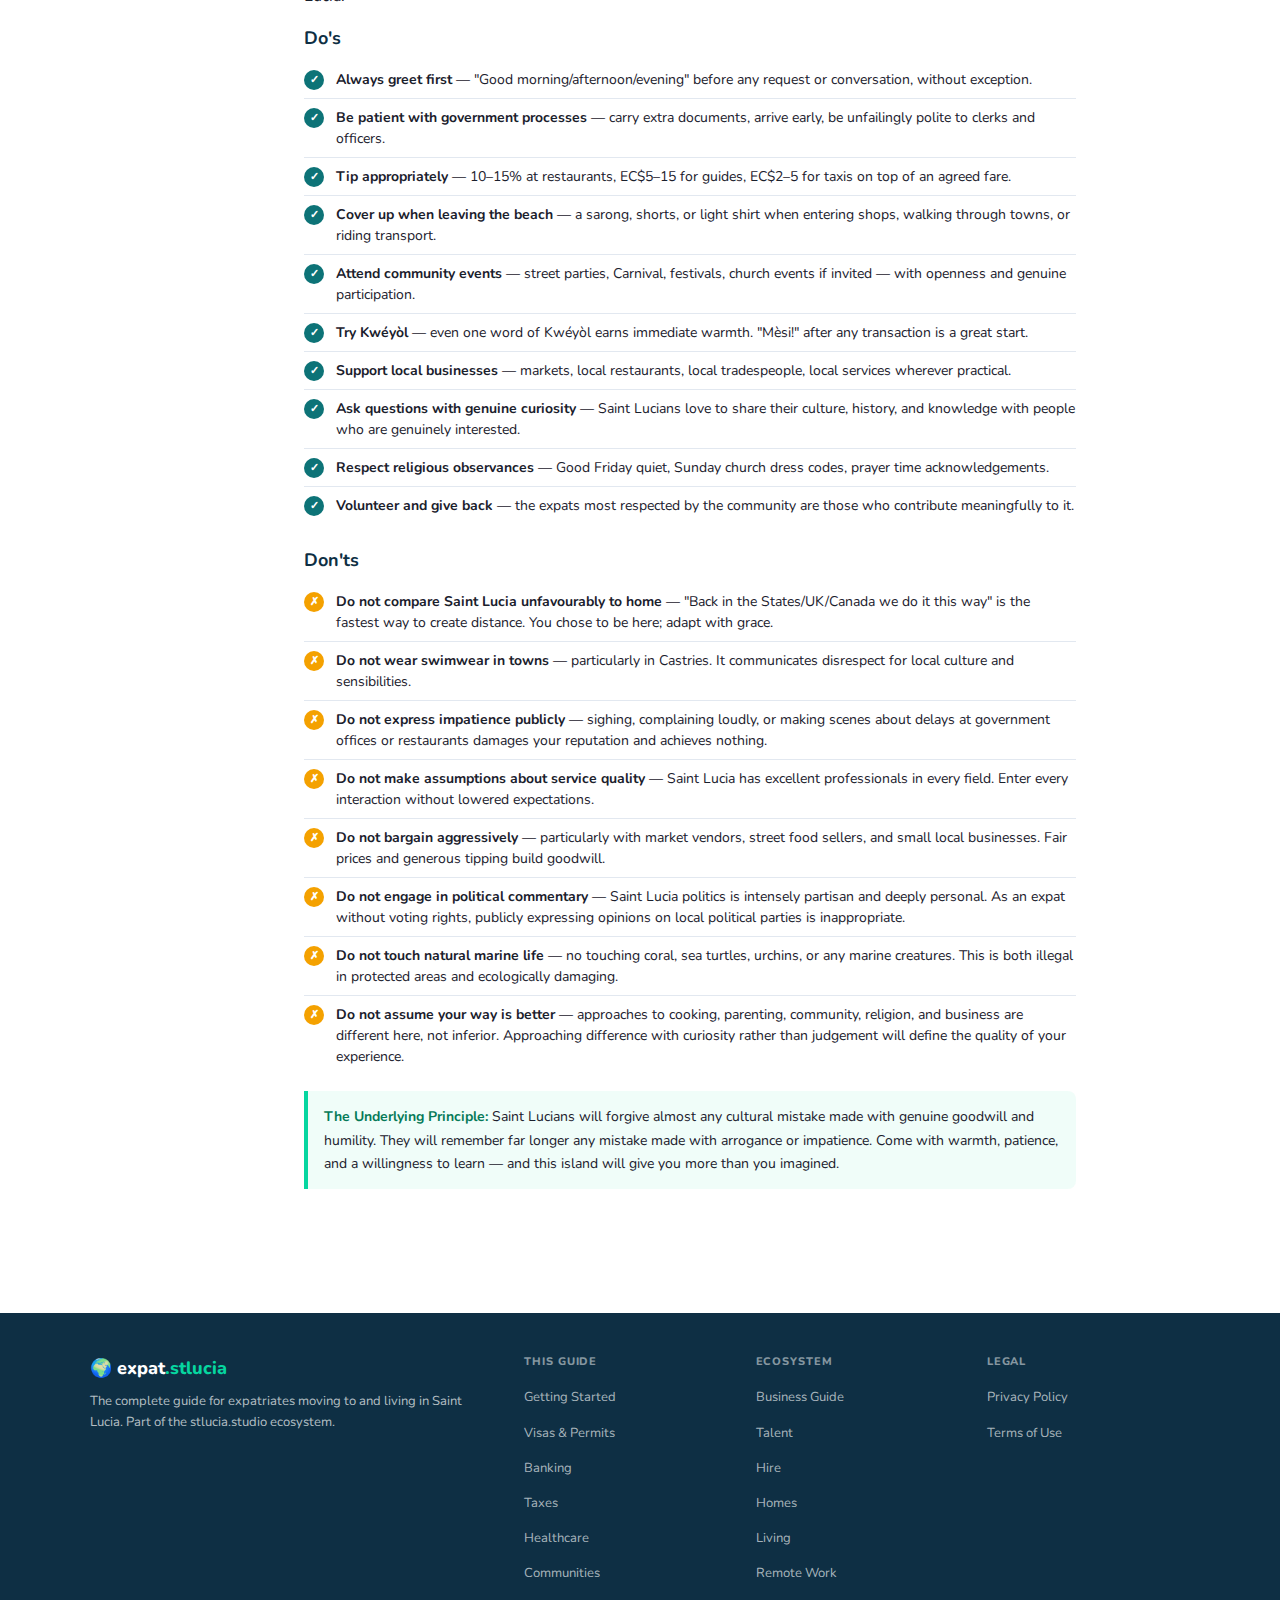
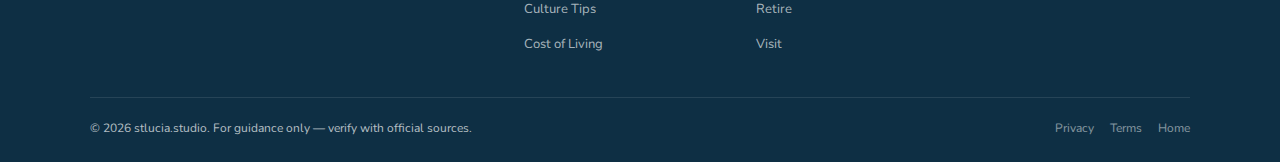
<file: culture-tips.html>
<!DOCTYPE html>
<html lang="en">
<head>
  <meta charset="UTF-8" />
  <meta name="viewport" content="width=device-width, initial-scale=1.0" />
  <title>Cultural Integration Guide for Saint Lucia — Expat Tips | expat.stlucia.studio</title>
  <meta name="description" content="How to integrate respectfully into Saint Lucian culture. Greetings, island time, dress code, tipping, Kwéyòl phrases, Carnival, local customs, and the essential do's and don'ts for expats." />
  <meta name="keywords" content="Saint Lucia culture, expat culture tips Saint Lucia, Kwéyòl phrases, island time Saint Lucia, Saint Lucia etiquette, Carnival Saint Lucia, integrating Saint Lucia" />
  <link rel="canonical" href="https://expat.stlucia.studio/culture-tips.html" />

  <meta property="og:type"        content="article" />
  <meta property="og:url"         content="https://expat.stlucia.studio/culture-tips.html" />
  <meta property="og:title"       content="Cultural Integration Guide for Saint Lucia" />
  <meta property="og:description" content="Greetings, island time, dress code, Kwéyòl phrases, Carnival, and the honest do's and don'ts for expats integrating into Saint Lucian society." />
  <meta property="og:image"       content="https://expat.stlucia.studio/assets/images/og-culture.jpg" />
  <meta name="twitter:card"       content="summary_large_image" />

  <link rel="manifest" href="manifest.json" />
  <meta name="theme-color" content="#0D7377" />
  <link rel="stylesheet" href="assets/css/style.css" />

  <!-- Analytics: Plausible -->
  <script defer src="https://plausible.io/js/pa-bzVnsYr3SVTjcja_JFnrT.js"></script>
  <script>window.plausible=window.plausible||function(){(plausible.q=plausible.q||[]).push(arguments)}</script>

  <!-- GA4 + FB Pixel (consent-gated via guide-analytics.js) -->
  <script defer src="/assets/js/guide-analytics.js"></script>
</head>
<body>

<a class="skip-link" href="#main">Skip to main content</a>

<!-- Super Nav -->

<!-- Navbar -->
<header class="navbar" role="banner">
  <a href="index.html" class="navbar__logo">🌍 expat<span>.stlucia</span></a>
  <ul class="navbar__links" role="list">
    <li><a href="getting-started.html">Getting Started</a></li>
    <li><a href="visas-permits.html">Visas</a></li>
    <li><a href="banking.html">Banking</a></li>
    <li><a href="taxes.html">Taxes</a></li>
    <li><a href="healthcare.html">Healthcare</a></li>
    <li><a href="communities.html">Communities</a></li>
    <li><a href="culture-tips.html" class="active">Culture</a></li>
    <li><a href="cost-comparison.html">Cost of Living</a></li>
  </ul>
  <button class="navbar__hamburger" aria-label="Open menu" aria-expanded="false">
    <span></span><span></span><span></span>
  </button>
</header>

<nav class="mobile-nav" aria-label="Mobile navigation">
  <a href="getting-started.html">Getting Started</a>
  <a href="visas-permits.html">Visas &amp; Permits</a>
  <a href="banking.html">Banking</a>
  <a href="taxes.html">Taxes</a>
  <a href="healthcare.html">Healthcare</a>
  <a href="communities.html">Communities</a>
  <a href="culture-tips.html" class="active">Culture Tips</a>
  <a href="cost-comparison.html">Cost of Living</a>
</nav>

<!-- Page Header -->
<div class="page-header">
  <p class="page-header__eyebrow">Expat Guide — Chapter 7</p>
  <h1 class="page-header__title">Cultural Integration Guide</h1>
  <p class="page-header__subtitle">Saint Lucia has its own beautiful, layered culture — part Caribbean, part French Creole, part British colonial heritage. Understanding it will transform your experience from visitor to resident.</p>
</div>

<!-- Layout -->
<div class="page-shell">
  <!-- Sidebar -->
  <nav class="sidebar" aria-label="Page navigation">
    <div class="sidebar__title">On This Page</div>
    <a href="#greetings">Greetings &amp; Courtesy</a>
    <a href="#island-time">Island Time</a>
    <a href="#dress-code">Dress Code</a>
    <a href="#tipping">Tipping</a>
    <a href="#kweyol">Kwéyòl Phrases</a>
    <a href="#festivals">Carnival &amp; Festivals</a>
    <a href="#local-economy">Respecting Local Life</a>
    <a href="#dos-donts">Do's &amp; Don'ts</a>
  </nav>

  <!-- Main -->
  <main id="main" class="main-content">

    <nav class="breadcrumb" aria-label="Breadcrumb">
      <a href="index.html">Home</a>
      <span class="breadcrumb__sep">/</span>
      <span>Culture Tips</span>
    </nav>

    <div class="quick-nav">
      <div class="quick-nav__title">Quick Jump</div>
      <div class="quick-nav__links">
        <a href="#greetings">Greetings</a>
        <a href="#island-time">Island Time</a>
        <a href="#dress-code">Dress Code</a>
        <a href="#tipping">Tipping</a>
        <a href="#kweyol">Kwéyòl</a>
        <a href="#festivals">Festivals</a>
        <a href="#dos-donts">Do's &amp; Don'ts</a>
      </div>
    </div>

    <!-- Greetings -->
    <div class="section" id="greetings">
      <h2 class="section-title">Greetings &amp; Courtesy</h2>
      <p>Saint Lucian society is built on politeness, warmth, and respect. The greeting customs here are not optional social niceties — they are the foundation of every interaction. Getting these right signals that you respect the culture and see people as more than functional service providers.</p>

      <div class="tip-box">
        <strong>The Golden Rule:</strong> Always say "good morning," "good afternoon," or "good evening" before speaking to anyone — whether it is a shop attendant, a government officer, your neighbour, or a bus driver. Starting a conversation without a greeting is considered rude, regardless of how busy or hurried you are.
      </div>

      <h3>Time-Based Greetings</h3>
      <div class="table-wrap">
        <table>
          <thead>
            <tr><th>Time of Day</th><th>Proper Greeting</th><th>Notes</th></tr>
          </thead>
          <tbody>
            <tr><td class="td-label">Morning (until noon)</td><td>"Good morning"</td><td>Used even for brief interactions; always leads</td></tr>
            <tr><td class="td-label">Afternoon (noon–6pm)</td><td>"Good afternoon"</td><td>Never skip this for any interaction</td></tr>
            <tr><td class="td-label">Evening (after 6pm)</td><td>"Good evening"</td><td>Equally important; covers night-time too</td></tr>
            <tr><td class="td-label">General / casual</td><td>"How de body?" / "How you keeping?"</td><td>Casual Caribbean greeting; expect a warm response</td></tr>
            <tr><td class="td-label">Leaving</td><td>"Take care" / "See you later" / "Respect"</td><td>"Respect" carries genuine warmth in local usage</td></tr>
          </tbody>
        </table>
      </div>

      <h3 class="mt-24">Physical Greetings</h3>
      <p>In professional and formal contexts, a firm handshake is standard. In more casual social settings among people who know each other, you may see hugs, fist bumps, or cheek kisses between friends. As a newcomer, follow the lead of your Saint Lucian counterpart — let them set the physical greeting register. Do not rush to hug someone you have just met; a warm handshake and genuine eye contact is always appropriate.</p>

      <h3 class="mt-16">Asking After Family</h3>
      <p>Saint Lucian culture places enormous value on family. Asking about someone's family — "How's your family?" or "How's the children?" — after an initial greeting is a genuine mark of respect and interest. If you know a detail about someone's family from a previous conversation, reference it: "How's your daughter doing with school?" This kind of personal memory is deeply appreciated.</p>

      <div class="tip-box tip-box--green">
        <strong>The Transformation:</strong> Many expats report that the simple habit of greeting everyone properly — the petrol station attendant, the government clerk, the security guard, the market vendor — completely changes how Saint Lucia feels. The island becomes warmer, people become more helpful, and you feel more at home. This one habit is worth more than any social strategy.
      </div>
    </div>

    <hr class="divider" />

    <!-- Island Time -->
    <div class="section" id="island-time">
      <h2 class="section-title">Island Time — Patience is Essential</h2>
      <p>"Island time" is a real cultural phenomenon in Saint Lucia, not a cliché. Time operates differently here — meetings start late, contractors appear when they appear, government processes take however long they take. Understanding this is not pessimism; it is the key to enjoying life in Saint Lucia rather than fighting it.</p>

      <div class="tip-box tip-box--gold">
        <strong>Cultural Note:</strong> Island time is not laziness — it reflects a culture that places relationships and quality of life above rigid scheduling. A Saint Lucian who stops to chat with a friend on the way to your appointment is not being disrespectful to you; they are simply operating within a different set of priorities. Adapting your expectations is not lowering your standards; it is respecting a different but equally valid way of living.
      </div>

      <div class="accordion">
        <button class="accordion__header no-auto">What to Expect from Appointments <span class="accordion__icon">+</span></button>
        <div class="accordion__body">
          <p>Whether it is a doctor's appointment, a tradesperson visit, or a business meeting, build 30–60 minutes of buffer time into your expectations. A meeting scheduled for 10am may begin at 10:30 or 11:00. This is not unusual and not a sign of disrespect.</p>
          <p><strong>How to handle it:</strong> Come prepared with something to do while you wait — your phone, a book, some work you can do offline. Do not sit and stew; arrive at the scheduled time and work while you wait. When the person arrives, greet them warmly without mentioning the delay — asking "what kept you?" can come across as aggressive in this context.</p>
        </div>
      </div>

      <div class="accordion">
        <button class="accordion__header no-auto">Contractors &amp; Service Workers <span class="accordion__icon">+</span></button>
        <div class="accordion__body">
          <p>The contractor who promises to arrive "Monday morning" may arrive Monday afternoon, or Tuesday, or call and reschedule entirely. This is standard. The expats who manage this best are those who:</p>
          <ul>
            <li>Ask for a specific time rather than a vague "morning" or "afternoon"</li>
            <li>Confirm the appointment the day before via WhatsApp</li>
            <li>Build buffer time into any project — add 50% to any estimated timeline</li>
            <li>Build relationships with reliable tradespeople (ask expat Facebook groups for recommendations)</li>
            <li>Pay promptly when good work is done — this builds loyalty and reliability over time</li>
          </ul>
        </div>
      </div>

      <div class="accordion">
        <button class="accordion__header no-auto">Government Offices &amp; Banks <span class="accordion__icon">+</span></button>
        <div class="accordion__body">
          <p>Government processes in Saint Lucia are genuinely slower than in most Western countries. Forms may be incomplete, referrals to other departments are common, and "come back tomorrow" is a frequent outcome. This is improving, but slowly.</p>
          <p><strong>Strategy:</strong> Always bring more documents than the list specifies. Come with originals and certified copies of everything. Be unfailingly polite and patient — the clerk you are dealing with has enormous discretion over how helpful they choose to be. Rudeness will almost always result in the minimum possible assistance. Warmth and patience often result in someone going out of their way to help you.</p>
        </div>
      </div>

      <div class="accordion">
        <button class="accordion__header no-auto">Social Events <span class="accordion__icon">+</span></button>
        <div class="accordion__body">
          <p>Social events in Saint Lucia routinely start 30–60 minutes after the stated time. A party "starting at 7pm" really means people will begin arriving around 7:30–8:00pm. Arriving exactly on time for a dinner party or social gathering may find your host still preparing. Adjust accordingly, or check with the host privately if punctuality truly matters for the occasion.</p>
        </div>
      </div>

      <div class="tip-box">
        <strong>The Mental Shift:</strong> The expats who struggle most with island time are those who resist it as a problem to overcome. The ones who thrive are those who accept it as a feature of the environment — like the heat, or the rain — and plan around it. Once you stop fighting it, you may find yourself appreciating the slower rhythm of life. That is, in fact, why many people chose to move here.
      </div>
    </div>

    <hr class="divider" />

    <!-- Dress Code -->
    <div class="section" id="dress-code">
      <h2 class="section-title">Dress Code — Casual but Modest</h2>
      <p>Saint Lucia has a relaxed dress culture in tourist areas, but the local population is generally more conservative in dress, particularly in towns, government offices, churches, and formal settings. Getting this right signals cultural awareness and earns respect.</p>

      <div class="accordion">
        <button class="accordion__header no-auto">In Town (Castries and Commercial Areas) <span class="accordion__icon">+</span></button>
        <div class="accordion__body">
          <p>Castries is a working city, not a resort. Shorts and casual shirts are fine for shopping and errands, but swimwear, very short shorts, or bare midriffs are out of place and considered disrespectful by many local residents. Comfortable smart-casual attire is the right register for Castries.</p>
          <ul>
            <li><strong>Men:</strong> Shorts (knee-length or near), casual shirts, clean trainers or sandals — fine</li>
            <li><strong>Women:</strong> Light dresses, shorts and tops that cover the midriff, linen trousers — appropriate</li>
            <li><strong>Both:</strong> Swimwear, bikini tops, bare torsos — not appropriate in town</li>
          </ul>
        </div>
      </div>

      <div class="accordion">
        <button class="accordion__header no-auto">At Government Offices &amp; Banks <span class="accordion__icon">+</span></button>
        <div class="accordion__body">
          <p>Dress smartly for any official appointment. This is both a sign of respect and pragmatically useful — you are more likely to be taken seriously and receive efficient service when you look professional. Business casual is the standard: long trousers or a smart dress, a collared shirt, clean footwear.</p>
          <ul>
            <li>Men: chinos or trousers, collared shirt (tucked or untucked), smart shoes or clean trainers</li>
            <li>Women: light dress or skirt below the knee, or smart trousers with a blouse; avoid overly casual or revealing clothing</li>
          </ul>
        </div>
      </div>

      <div class="accordion">
        <button class="accordion__header no-auto">At Church <span class="accordion__icon">+</span></button>
        <div class="accordion__body">
          <p>Saint Lucians dress beautifully for church — this is a point of pride and community expression. If you attend services, make the effort to dress well. For women, a dress or skirt below the knee with covered shoulders is appropriate for most congregations. Men should wear long trousers and a collared shirt at minimum; for Catholic masses and more formal services, a jacket is appreciated.</p>
          <p>Shorts, sleeveless tops, flip-flops, or casual beach wear will be noticed and is considered disrespectful regardless of your home culture's church norms.</p>
        </div>
      </div>

      <div class="accordion">
        <button class="accordion__header no-auto">At the Beach &amp; Water Sports <span class="accordion__icon">+</span></button>
        <div class="accordion__body">
          <p>At designated beach areas and tourist resorts, normal beachwear is entirely appropriate. The line is simply: keep swimwear at the beach and pool. The moment you get in a car, enter a shop, or walk through a town — cover up with a sarong, shorts, or light shirt.</p>
          <p>Topless sunbathing is technically illegal in public spaces in Saint Lucia and is not socially accepted on public beaches. Private resort beaches may have their own more permissive policies.</p>
        </div>
      </div>

      <div class="accordion">
        <button class="accordion__header no-auto">Carnival &amp; Festivals <span class="accordion__icon">+</span></button>
        <div class="accordion__body">
          <p>Carnival is the spectacular exception to all dress conservatism. The masquerade bands that "play mas" on the streets of Castries feature elaborate, colourful, and revealing costumes — this is entirely expected and celebrated as part of the tradition. If you are playing mas in a band, you dress as the band's costume dictates. If you are watching, comfortable casual attire is fine.</p>
          <p>Jazz Festival, La Rose, La Marguerite, and other cultural festivals each have their own appropriate dress — generally smart-casual to semi-formal for evening events.</p>
        </div>
      </div>
    </div>

    <hr class="divider" />

    <!-- Tipping -->
    <div class="section" id="tipping">
      <h2 class="section-title">Tipping</h2>
      <p>Tipping in Saint Lucia is customary but not the high-pressure expectation found in North America. The standard is generous by local wage standards and genuinely appreciated.</p>

      <div class="table-wrap">
        <table>
          <thead>
            <tr><th>Service</th><th>Standard Tip</th><th>Notes</th></tr>
          </thead>
          <tbody>
            <tr>
              <td class="td-label">Restaurants</td>
              <td>10–15%</td>
              <td>Check your bill — many add a 10% service charge automatically. If so, additional tip is optional but appreciated for excellent service.</td>
            </tr>
            <tr>
              <td class="td-label">Bars</td>
              <td>EC$2–5 per round / 10%</td>
              <td>Tipping bar staff builds a relationship and ensures attentive service on future visits</td>
            </tr>
            <tr>
              <td class="td-label">Taxis</td>
              <td>10–15%</td>
              <td>Taxis in Saint Lucia are not metered — agree the fare first. A tip on top of an agreed fare is always appreciated.</td>
            </tr>
            <tr>
              <td class="td-label">Hotel housekeeping</td>
              <td>US$2–5 per day</td>
              <td>Leave daily rather than at checkout — different staff may clean on different days</td>
            </tr>
            <tr>
              <td class="td-label">Tour guides</td>
              <td>US$5–15 per person</td>
              <td>Guides often rely significantly on tips; a good guide deserves a good tip</td>
            </tr>
            <tr>
              <td class="td-label">Water taxi</td>
              <td>EC$5–10</td>
              <td>Not always expected but appreciated</td>
            </tr>
            <tr>
              <td class="td-label">Petrol station attendants</td>
              <td>EC$1–2 (optional)</td>
              <td>Saint Lucia still has attended petrol stations; a small tip for windscreen cleaning is kindly received</td>
            </tr>
            <tr>
              <td class="td-label">Supermarket packers</td>
              <td>EC$1–2 (optional)</td>
              <td>Small gesture appreciated by bag packers at checkout</td>
            </tr>
          </tbody>
        </table>
      </div>

      <div class="tip-box">
        <strong>In Cash Where Possible:</strong> When tipping in restaurants that add a service charge to the bill, tip in cash directly to your server — this ensures it reaches them directly rather than going into a general pool.
      </div>
    </div>

    <hr class="divider" />

    <!-- Kwéyòl -->
    <div class="section" id="kweyol">
      <h2 class="section-title">Kwéyòl — The Heart of Saint Lucian Culture</h2>
      <p>Kwéyòl (also spelled Creole or Patois) is the French-based Creole language that is the mother tongue of most Saint Lucians. While English is the official language and the language of education, government, and business, Kwéyòl is the language of the home, the heart, the market, and the community. Learning even a few phrases communicates genuine respect and effort.</p>

      <div class="tip-box">
        <strong>Why It Matters:</strong> Attempting Kwéyòl — even imperfectly — is one of the fastest ways to generate genuine warmth from Saint Lucians. It signals that you see them as more than English-speaking service providers, that you respect their culture, and that you have made an effort. You will be met with smiles, laughter, and encouragement every time you try.
      </div>

      <h3>Essential Kwéyòl Phrases</h3>
      <div class="table-wrap">
        <table>
          <thead>
            <tr><th>Kwéyòl</th><th>Pronunciation (approximate)</th><th>English Meaning</th><th>Context</th></tr>
          </thead>
          <tbody>
            <tr>
              <td class="td-label">Bonjou</td>
              <td>Bon-zhoo</td>
              <td>Good morning / Good day</td>
              <td>Morning greeting; warm and universal</td>
            </tr>
            <tr>
              <td class="td-label">Bonswa</td>
              <td>Bon-swah</td>
              <td>Good evening</td>
              <td>Evening greeting</td>
            </tr>
            <tr>
              <td class="td-label">Ki mannyè ou yé?</td>
              <td>Kee manyeh oo yeh</td>
              <td>How are you?</td>
              <td>Casual greeting among friends</td>
            </tr>
            <tr>
              <td class="td-label">Mwen byen, mèsi</td>
              <td>Mwen byen, meh-see</td>
              <td>I'm well, thank you</td>
              <td>Standard response to "how are you?"</td>
            </tr>
            <tr>
              <td class="td-label">Mèsi</td>
              <td>Meh-see</td>
              <td>Thank you</td>
              <td>Everywhere, all the time — use it constantly</td>
            </tr>
            <tr>
              <td class="td-label">Souplé</td>
              <td>Soo-pleh</td>
              <td>Please</td>
              <td>In requests; very polite</td>
            </tr>
            <tr>
              <td class="td-label">Wi</td>
              <td>Wee</td>
              <td>Yes</td>
              <td>Simple affirmative</td>
            </tr>
            <tr>
              <td class="td-label">Non</td>
              <td>Noh</td>
              <td>No</td>
              <td>Simple negative</td>
            </tr>
            <tr>
              <td class="td-label">Padon</td>
              <td>Pah-don</td>
              <td>Excuse me / Sorry</td>
              <td>Polite when passing or making an error</td>
            </tr>
            <tr>
              <td class="td-label">Koman i alé?</td>
              <td>Koh-man ee ah-leh</td>
              <td>How's it going?</td>
              <td>Casual — expect "Très bien!" or "Alé!"</td>
            </tr>
            <tr>
              <td class="td-label">Mwen pa konpwann</td>
              <td>Mwen pah kon-pwan</td>
              <td>I don't understand</td>
              <td>Useful when Kwéyòl is spoken to you rapidly!</td>
            </tr>
            <tr>
              <td class="td-label">Oubyen!</td>
              <td>Oo-byen</td>
              <td>All right! / That's fine!</td>
              <td>Casual agreement or approval</td>
            </tr>
            <tr>
              <td class="td-label">San pwoblem</td>
              <td>San pwob-lem</td>
              <td>No problem</td>
              <td>Very common; positive and relaxed</td>
            </tr>
            <tr>
              <td class="td-label">An alé</td>
              <td>An ah-leh</td>
              <td>I'm going / Let's go</td>
              <td>Common sign-off or invitation to leave</td>
            </tr>
          </tbody>
        </table>
      </div>

      <h3 class="mt-24">National Creole Day</h3>
      <p>Saint Lucia celebrates National Creole Day annually on the last Friday of October as part of International Creole Day. On this day, Saint Lucians are encouraged to speak Kwéyòl, wear traditional Kwéyòl dress, and celebrate the language and culture. Expats who make any effort to participate — even just greeting everyone in Kwéyòl — will receive an enormously warm reception.</p>

      <div class="tip-box tip-box--green">
        <strong>Learning More:</strong> The Saint Lucia Folk Research Centre (FRC) produces Kwéyòl dictionaries and learning materials. Language classes are occasionally organised through community groups and appear in expat Facebook groups. Even basic conversational Kwéyòl classes will pay social dividends well beyond the language itself.
      </div>
    </div>

    <hr class="divider" />

    <!-- Festivals -->
    <div class="section" id="festivals">
      <h2 class="section-title">Carnival, Festivals &amp; Cultural Participation</h2>
      <p>Saint Lucia has a rich festival calendar. Participating in these events — not just watching from the sidelines — is one of the most joyful ways to embed yourself in the community. These are not tourist experiences; they are genuine expressions of Saint Lucian identity.</p>

      <div class="accordion">
        <button class="accordion__header no-auto">Carnival (July) <span class="accordion__icon">+</span></button>
        <div class="accordion__body">
          <p>Saint Lucia Carnival is the island's biggest street festival, held in July. It centres on J'ouvert — the early morning "dirty mas" celebration where revellers cover themselves in paint, mud, and powder — followed by the main parade where costumed masquerade bands "cross the stage."</p>
          <h4>How Expats Can Participate</h4>
          <ul>
            <li><strong>Play mas in a band:</strong> Register with one of the masquerade bands well in advance. You receive a costume, access to the band's truck with music, and an organised experience through the parade route. This is the most immersive way to participate. Bands advertise registration on Facebook from around January.</li>
            <li><strong>J'ouvert:</strong> The pre-dawn street party that starts Carnival Monday. Anyone can join — wear old clothes you do not mind ruining. The atmosphere is electric.</li>
            <li><strong>Watch the shows:</strong> Calypso Monarch, King and Queen of the Bands, Soca competitions — these are ticketed events held at the National Cultural Centre and the Rodney Bay grounds.</li>
            <li><strong>Etiquette:</strong> Be respectful of personal space in crowds. The energy is celebratory, not a licence for inappropriate behaviour. "Wining" (a Caribbean dance style) is part of the tradition but participate only when genuinely invited.</li>
          </ul>
        </div>
      </div>

      <div class="accordion">
        <button class="accordion__header no-auto">Saint Lucia Jazz &amp; Arts Festival (May) <span class="accordion__icon">+</span></button>
        <div class="accordion__body">
          <p>The Saint Lucia Jazz Festival is a major Caribbean arts and music event drawing international headliners across jazz, R&amp;B, soca, and world music genres. Held primarily in May, the festival features outdoor concerts at Pigeon Island National Landmark and ticketed indoor events.</p>
          <ul>
            <li><strong>Main stage:</strong> Pigeon Island — stunning setting with the Pitons as a backdrop</li>
            <li><strong>Community concerts:</strong> Free or low-cost concerts in districts across the island during the festival week</li>
            <li><strong>Tickets:</strong> Purchase early — popular shows sell out well in advance</li>
            <li><strong>Atmosphere:</strong> Mixed local and international crowd; relaxed, inclusive</li>
          </ul>
        </div>
      </div>

      <div class="accordion">
        <button class="accordion__header no-auto">La Rose &amp; La Marguerite Flower Festivals <span class="accordion__icon">+</span></button>
        <div class="accordion__body">
          <p>La Rose (August 30) and La Marguerite (October 17) are uniquely Saint Lucian cultural festivals with French Creole roots. They represent two rival folk societies — the Rose and the Marguerite — which stage elaborate celebrations including singing, dancing, and community feasts. These festivals are deeply embedded in local culture and less well-known internationally.</p>
          <p>Being invited to participate in a La Rose or La Marguerite celebration by a Saint Lucian friend is a genuine honour. Accept with warmth and participate with respect — these are not tourist performances.</p>
        </div>
      </div>

      <div class="accordion">
        <button class="accordion__header no-auto">Saint Lucia Independence Day (22 February) <span class="accordion__icon">+</span></button>
        <div class="accordion__body">
          <p>Saint Lucia celebrated independence from Britain on 22 February 1979. Independence Day is observed with parades, school ceremonies, cultural performances, and national pride. As an expat, acknowledging this day — even simply by mentioning it to your Saint Lucian colleagues and friends — is warmly received.</p>
        </div>
      </div>

      <div class="accordion">
        <button class="accordion__header no-auto">Easter, Christmas &amp; Religious Festivals <span class="accordion__icon">+</span></button>
        <div class="accordion__body">
          <p>Saint Lucia takes religious festivals seriously. Easter is a major event — Good Friday is one of the quietest days of the year (many businesses close), and church services are packed. Christmas is celebrated enthusiastically with carol services, community events, and elaborate Christmas decorations from early December.</p>
          <p>Respect these observances even if you do not share the faith: keep music low on Good Friday, acknowledge Christmas warmly, and do not schedule important business meetings on major religious holidays.</p>
        </div>
      </div>
    </div>

    <hr class="divider" />

    <!-- Local Economy -->
    <div class="section" id="local-economy">
      <h2 class="section-title">Respecting Local Communities &amp; the Economy</h2>
      <p>Saint Lucia is not a wealthy country by global standards. GDP per capita sits around US$11,000 (2024 estimate), and employment challenges — particularly youth unemployment — are real. As an expat, your spending choices and economic behaviour have genuine community impact.</p>

      <div class="accordion">
        <button class="accordion__header no-auto">Understanding the Employment Context <span class="accordion__icon">+</span></button>
        <div class="accordion__body">
          <p>Work permits exist partly to protect Saint Lucian jobs — the government's position is that foreign workers should only be employed where no qualified Saint Lucian is available. This is not anti-foreigner sentiment; it is a reasonable policy for a small developing economy. Be sensitive to this when discussing work and employment.</p>
          <p>Saint Lucians are proud, hardworking people. Avoid generalisations about the local workforce, "island culture," or the pace of work that could be read as condescending — even if you have had genuinely frustrating experiences.</p>
        </div>
      </div>

      <div class="accordion">
        <button class="accordion__header no-auto">Negotiating Prices <span class="accordion__icon">+</span></button>
        <div class="accordion__body">
          <p>Unlike some Caribbean islands, Saint Lucia is not primarily a bargaining culture. Supermarket prices, restaurant bills, and service fees are generally fixed. Light negotiation is acceptable in some contexts — craft markets, direct negotiations with contractors — but hard bargaining and aggressive price reductions are considered rude, particularly with small local vendors for whom the margin truly matters.</p>
          <p>Being known as the expat who always squeezes vendors on price is not the reputation you want. Pay fair prices, tip generously, and you will receive better service and genuine goodwill.</p>
        </div>
      </div>

      <div class="accordion">
        <button class="accordion__header no-auto">Environmental Responsibility <span class="accordion__icon">+</span></button>
        <div class="accordion__body">
          <p>Saint Lucia's natural environment is its most precious asset — economically and spiritually. Littering, damaging coral reefs, taking protected wildlife, and disrespecting natural areas are not just legally problematic; they mark you as someone without respect for the island's identity. Participate in beach clean-ups, use reef-safe sunscreen, and model responsible environmental behaviour in your community.</p>
        </div>
      </div>
    </div>

    <hr class="divider" />

    <!-- Do's and Don'ts -->
    <div class="section" id="dos-donts">
      <h2 class="section-title">The Essential Do's &amp; Don'ts</h2>
      <p>A quick reference for the most impactful cultural behaviours — positive and negative — for expats in Saint Lucia.</p>

      <h3>Do's</h3>
      <ul class="checklist">
        <li><span class="checklist__icon">✓</span><div><strong>Always greet first</strong> — "Good morning/afternoon/evening" before any request or conversation, without exception.</div></li>
        <li><span class="checklist__icon">✓</span><div><strong>Be patient with government processes</strong> — carry extra documents, arrive early, be unfailingly polite to clerks and officers.</div></li>
        <li><span class="checklist__icon">✓</span><div><strong>Tip appropriately</strong> — 10–15% at restaurants, EC$5–15 for guides, EC$2–5 for taxis on top of an agreed fare.</div></li>
        <li><span class="checklist__icon">✓</span><div><strong>Cover up when leaving the beach</strong> — a sarong, shorts, or light shirt when entering shops, walking through towns, or riding transport.</div></li>
        <li><span class="checklist__icon">✓</span><div><strong>Attend community events</strong> — street parties, Carnival, festivals, church events if invited — with openness and genuine participation.</div></li>
        <li><span class="checklist__icon">✓</span><div><strong>Try Kwéyòl</strong> — even one word of Kwéyòl earns immediate warmth. "Mèsi!" after any transaction is a great start.</div></li>
        <li><span class="checklist__icon">✓</span><div><strong>Support local businesses</strong> — markets, local restaurants, local tradespeople, local services wherever practical.</div></li>
        <li><span class="checklist__icon">✓</span><div><strong>Ask questions with genuine curiosity</strong> — Saint Lucians love to share their culture, history, and knowledge with people who are genuinely interested.</div></li>
        <li><span class="checklist__icon">✓</span><div><strong>Respect religious observances</strong> — Good Friday quiet, Sunday church dress codes, prayer time acknowledgements.</div></li>
        <li><span class="checklist__icon">✓</span><div><strong>Volunteer and give back</strong> — the expats most respected by the community are those who contribute meaningfully to it.</div></li>
      </ul>

      <h3 class="mt-24">Don'ts</h3>
      <ul class="checklist">
        <li><span class="checklist__icon checklist__icon--gold">✗</span><div><strong>Do not compare Saint Lucia unfavourably to home</strong> — "Back in the States/UK/Canada we do it this way" is the fastest way to create distance. You chose to be here; adapt with grace.</div></li>
        <li><span class="checklist__icon checklist__icon--gold">✗</span><div><strong>Do not wear swimwear in towns</strong> — particularly in Castries. It communicates disrespect for local culture and sensibilities.</div></li>
        <li><span class="checklist__icon checklist__icon--gold">✗</span><div><strong>Do not express impatience publicly</strong> — sighing, complaining loudly, or making scenes about delays at government offices or restaurants damages your reputation and achieves nothing.</div></li>
        <li><span class="checklist__icon checklist__icon--gold">✗</span><div><strong>Do not make assumptions about service quality</strong> — Saint Lucia has excellent professionals in every field. Enter every interaction without lowered expectations.</div></li>
        <li><span class="checklist__icon checklist__icon--gold">✗</span><div><strong>Do not bargain aggressively</strong> — particularly with market vendors, street food sellers, and small local businesses. Fair prices and generous tipping build goodwill.</div></li>
        <li><span class="checklist__icon checklist__icon--gold">✗</span><div><strong>Do not engage in political commentary</strong> — Saint Lucia politics is intensely partisan and deeply personal. As an expat without voting rights, publicly expressing opinions on local political parties is inappropriate.</div></li>
        <li><span class="checklist__icon checklist__icon--gold">✗</span><div><strong>Do not touch natural marine life</strong> — no touching coral, sea turtles, urchins, or any marine creatures. This is both illegal in protected areas and ecologically damaging.</div></li>
        <li><span class="checklist__icon checklist__icon--gold">✗</span><div><strong>Do not assume your way is better</strong> — approaches to cooking, parenting, community, religion, and business are different here, not inferior. Approaching difference with curiosity rather than judgement will define the quality of your experience.</div></li>
      </ul>

      <div class="tip-box tip-box--green">
        <strong>The Underlying Principle:</strong> Saint Lucians will forgive almost any cultural mistake made with genuine goodwill and humility. They will remember far longer any mistake made with arrogance or impatience. Come with warmth, patience, and a willingness to learn — and this island will give you more than you imagined.
      </div>
    </div>

  </main>
</div>

<!-- Footer -->
<footer class="footer">
  <div style="max-width:1100px;margin:0 auto;">
    <div class="footer__grid">
      <div class="footer__brand">
        <span class="footer__logo">🌍 expat<span>.stlucia</span></span>
        <p class="footer__desc">The complete guide for expatriates moving to and living in Saint Lucia. Part of the stlucia.studio ecosystem.</p>
      </div>
      <div>
        <div class="footer__col-title">This Guide</div>
        <ul class="footer__links">
          <li><a href="getting-started.html">Getting Started</a></li>
          <li><a href="visas-permits.html">Visas &amp; Permits</a></li>
          <li><a href="banking.html">Banking</a></li>
          <li><a href="taxes.html">Taxes</a></li>
          <li><a href="healthcare.html">Healthcare</a></li>
          <li><a href="communities.html">Communities</a></li>
          <li><a href="culture-tips.html">Culture Tips</a></li>
          <li><a href="cost-comparison.html">Cost of Living</a></li>
        </ul>
      </div>
      <div>
        <div class="footer__col-title">Ecosystem</div>
        <ul class="footer__links">
          <li><a href="https://stlucia.studio">Business Guide</a></li>
          <li><a href="https://talent.stlucia.studio">Talent</a></li>
          <li><a href="https://hire.stlucia.studio">Hire</a></li>
          <li><a href="https://homes.stlucia.studio">Homes</a></li>
          <li><a href="https://living.stlucia.studio">Living</a></li>
          <li><a href="https://remote.stlucia.studio">Remote Work</a></li>
          <li><a href="https://retire.stlucia.studio">Retire</a></li>
          <li><a href="https://visit.stlucia.studio">Visit</a></li>
        </ul>
      </div>
      <div>
        <div class="footer__col-title">Legal</div>
        <ul class="footer__links">
          <li><a href="privacy.html">Privacy Policy</a></li>
          <li><a href="terms.html">Terms of Use</a></li>
        </ul>
      </div>
    </div>
    <div class="footer__bottom">
      <span>&copy; <span class="js-year">2026</span> stlucia.studio. For guidance only — verify with official sources.</span>
      <div class="footer__legal-links">
        <a href="privacy.html">Privacy</a>
        <a href="terms.html">Terms</a>
        <a href="index.html">Home</a>
      </div>
    </div>
  </div>
</footer>

<script src="assets/js/app.js"></script>
<script src="/assets/js/guide-analytics.js" defer></script>
</body>
</html>
</file>
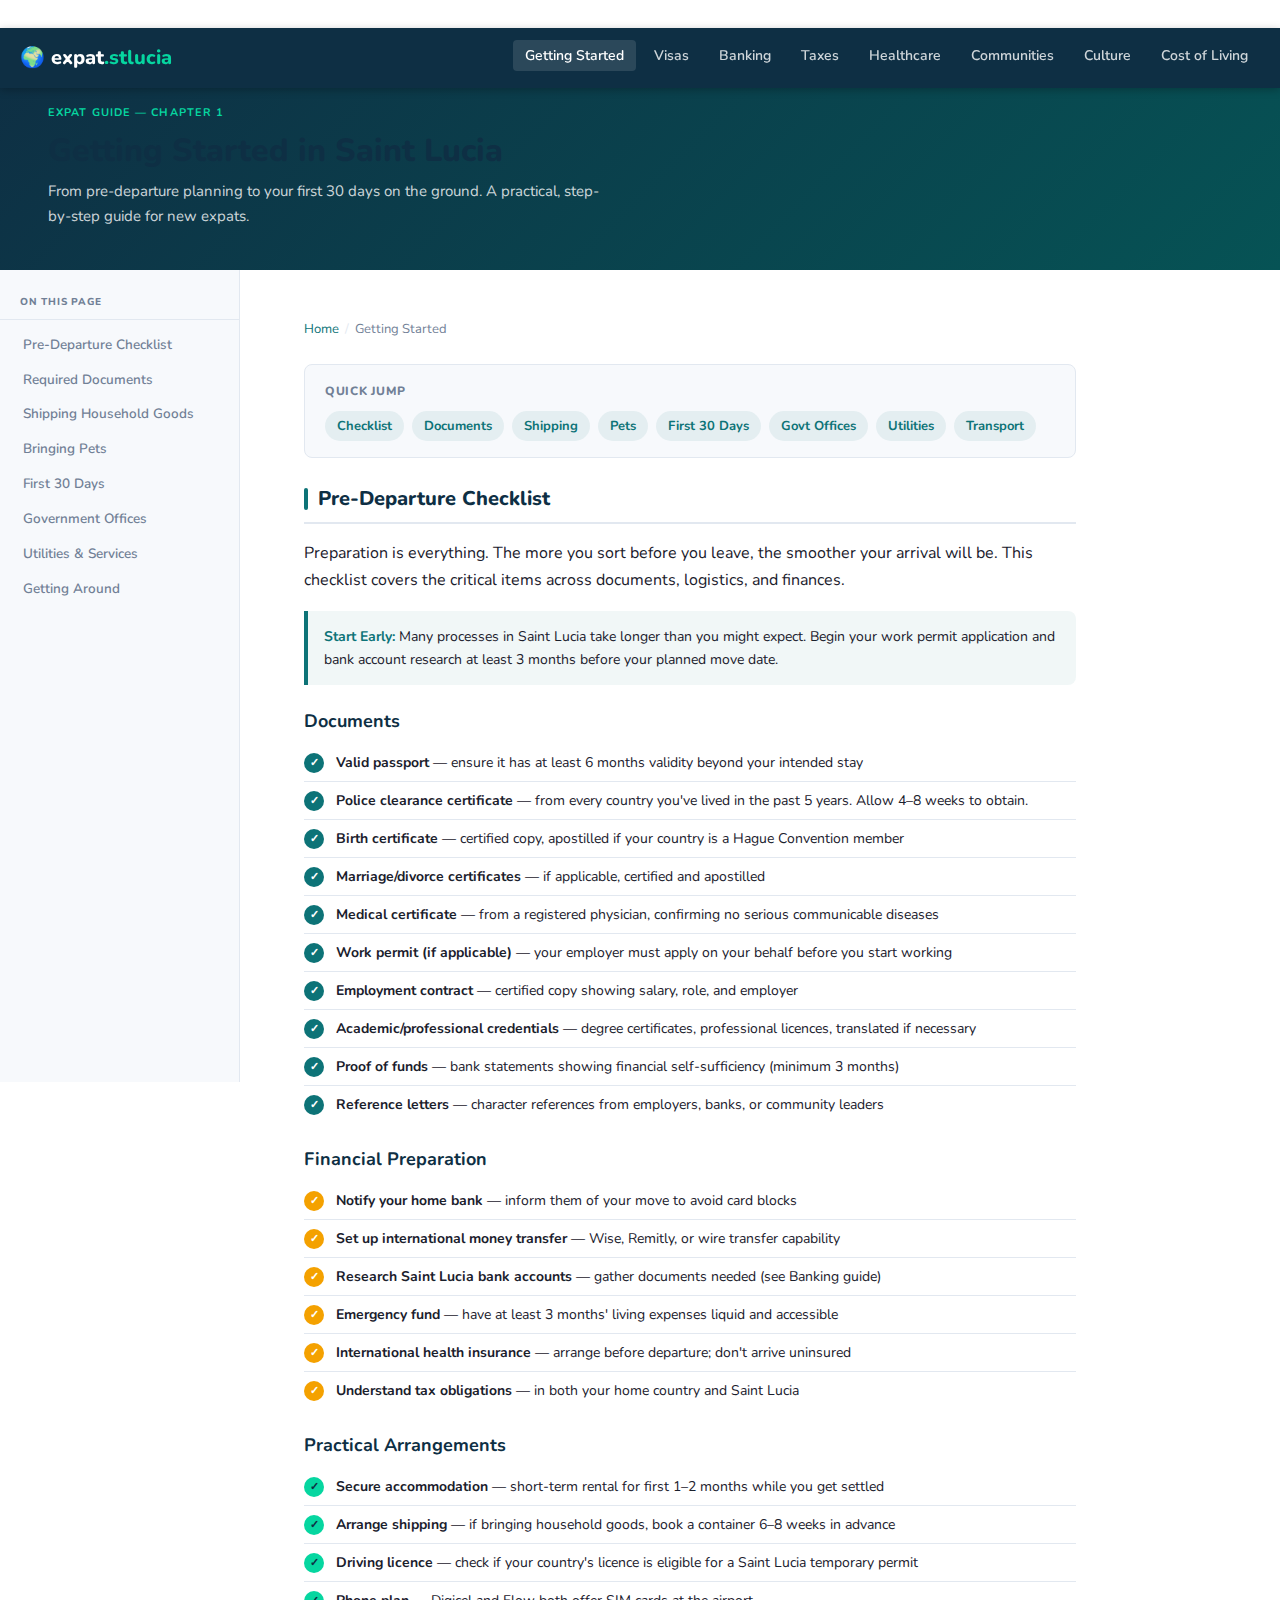
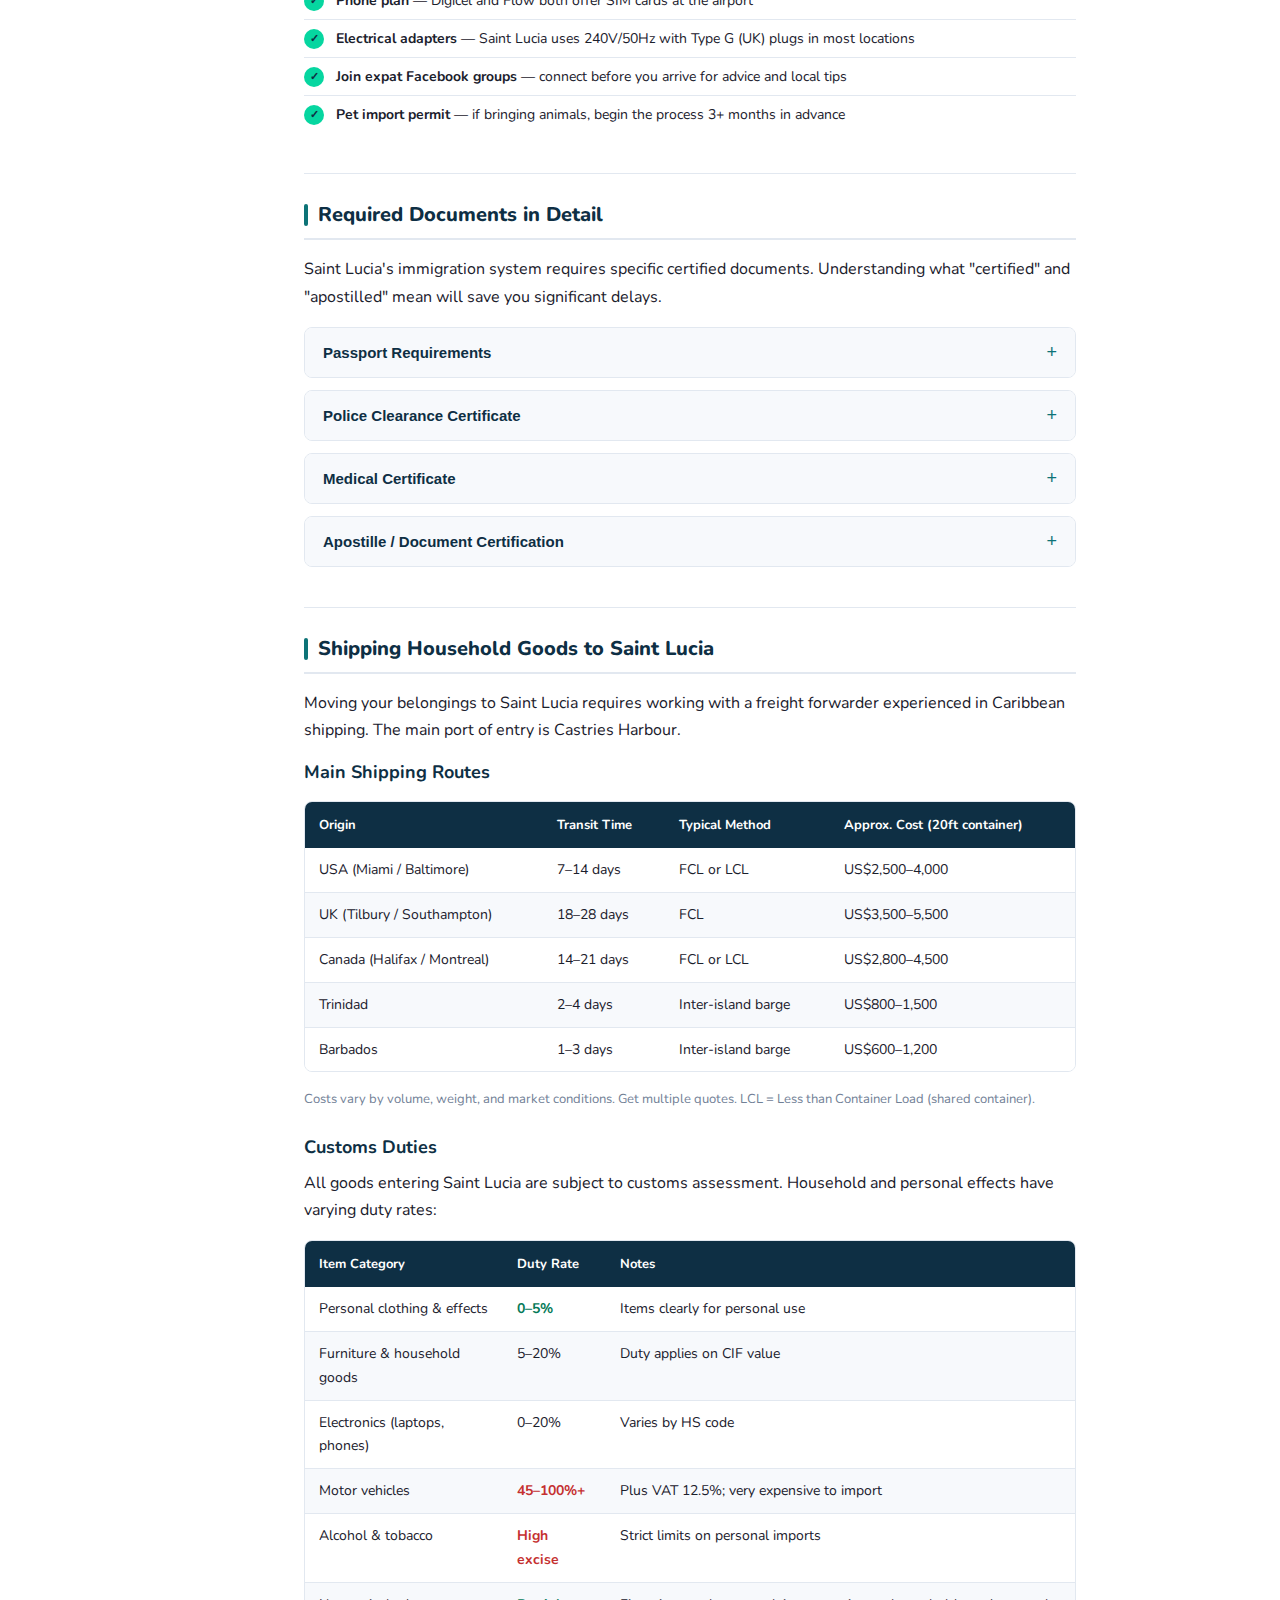
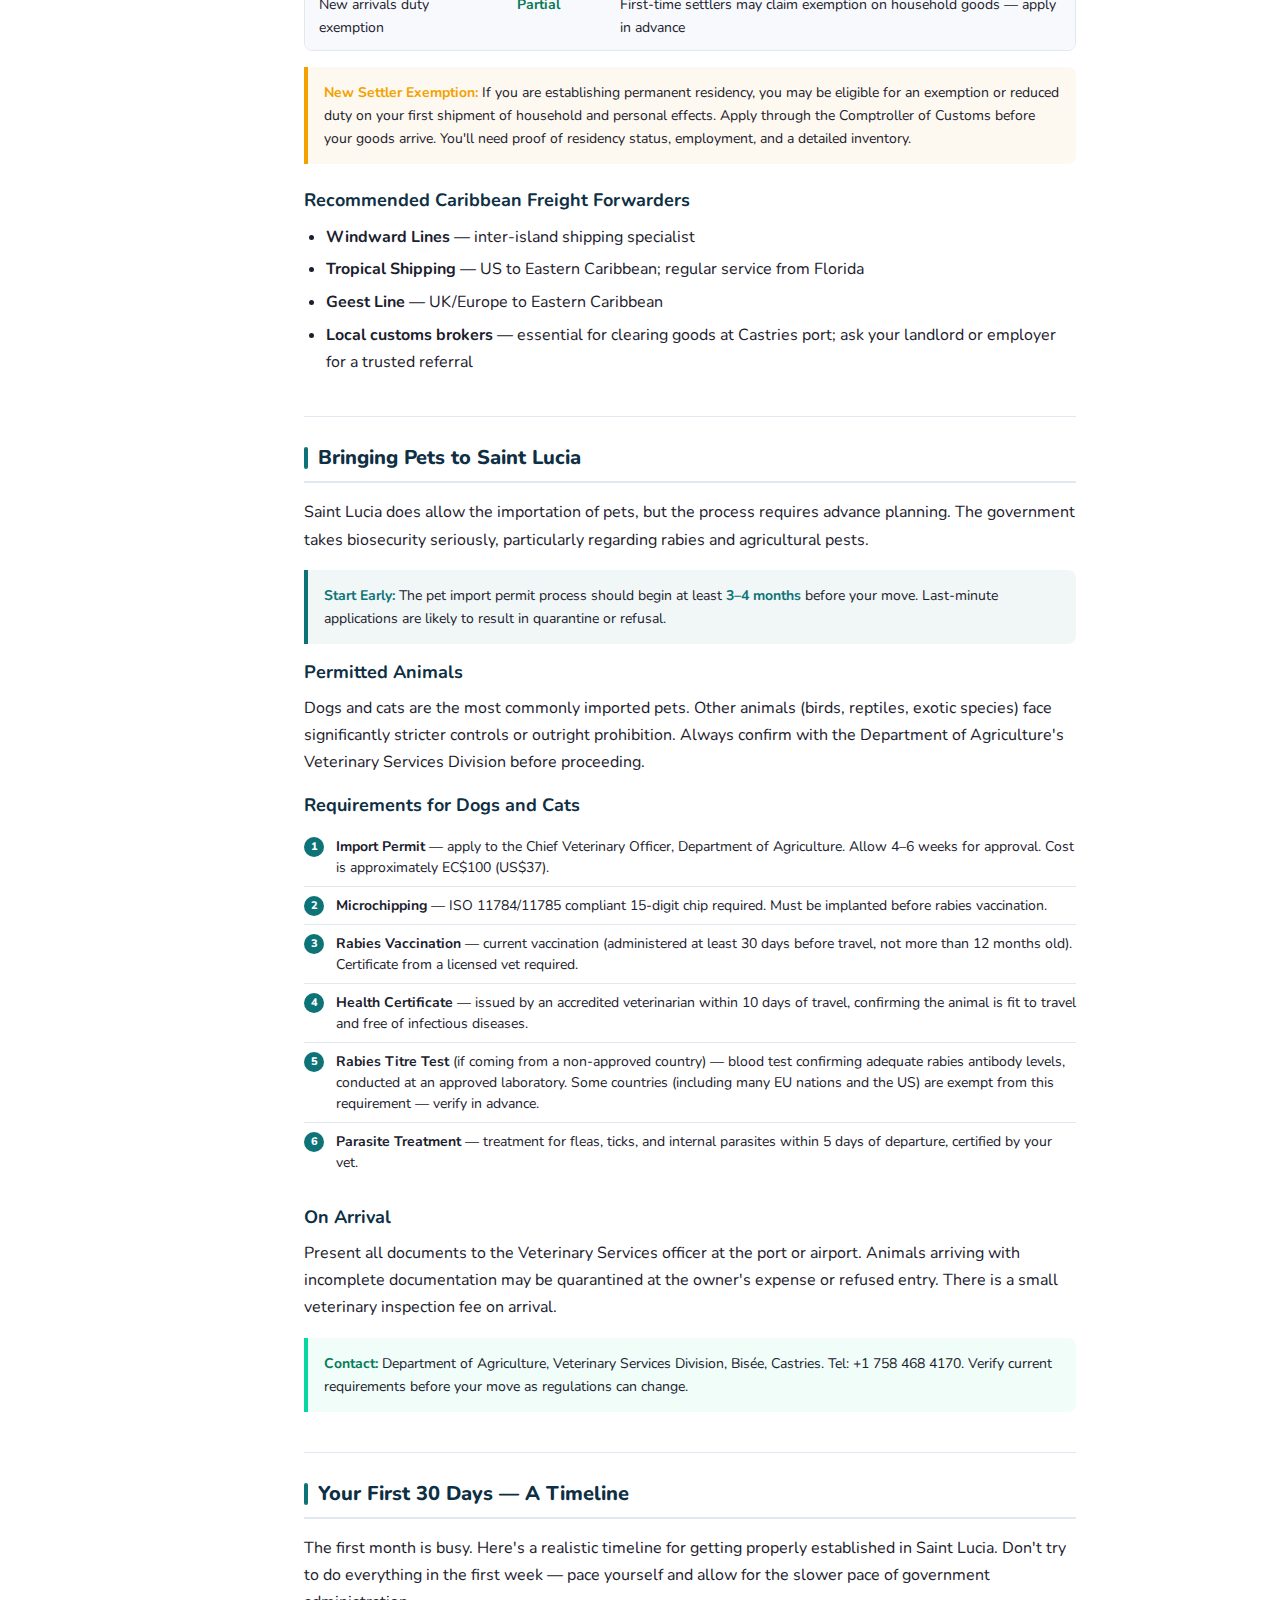
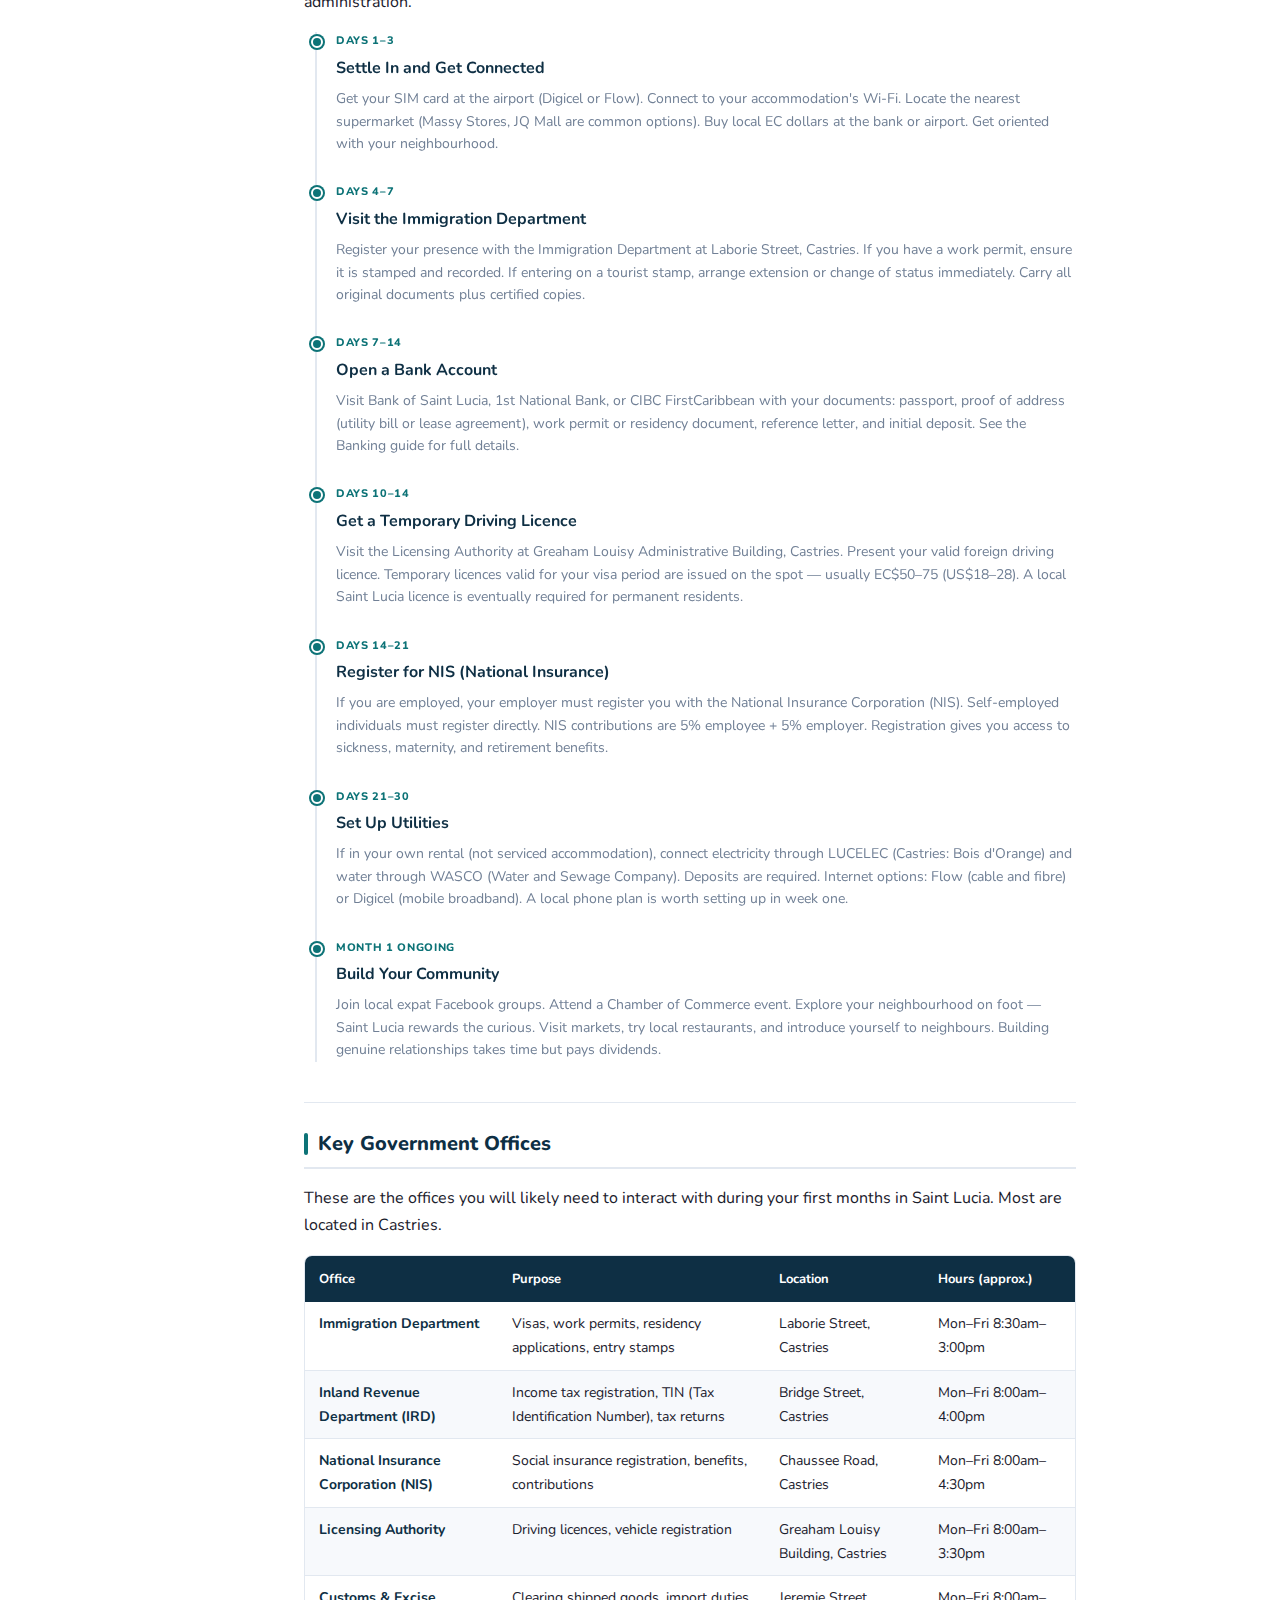
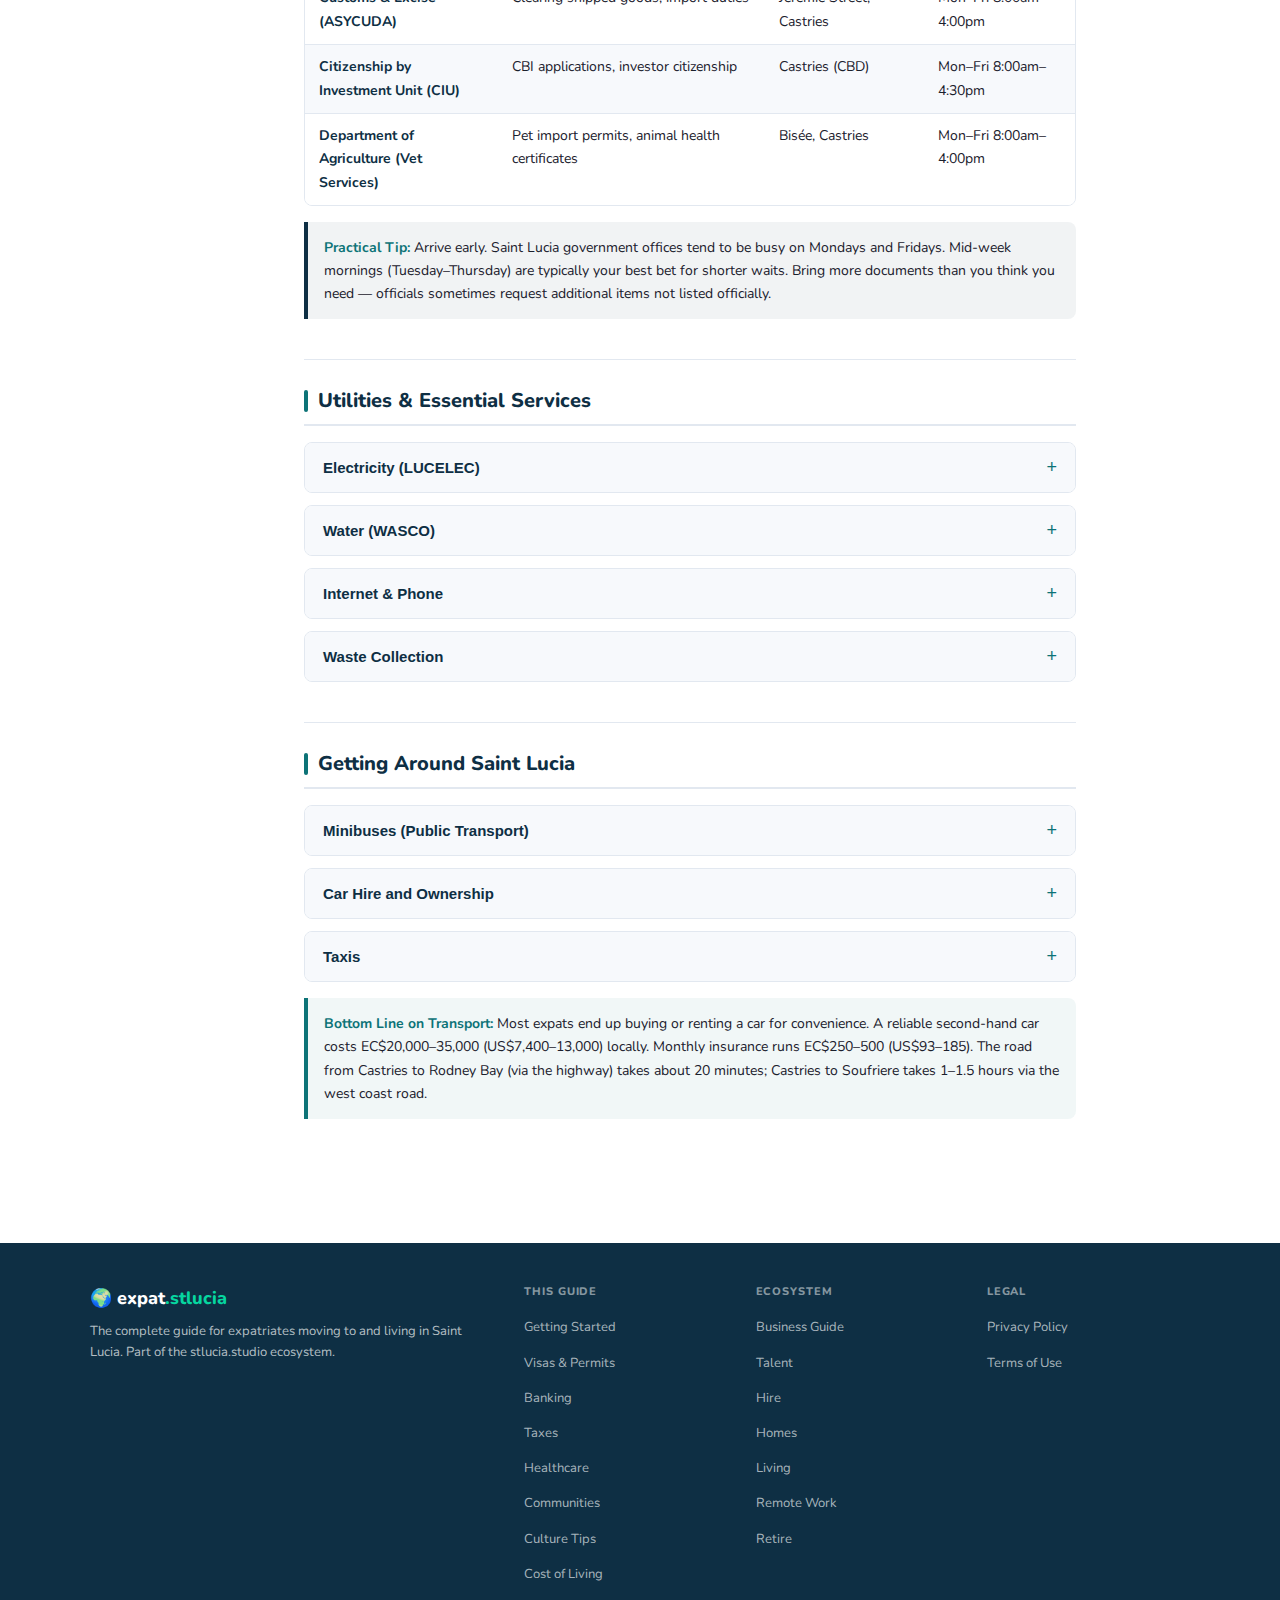
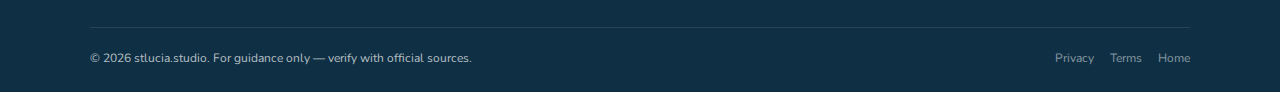
<file: getting-started.html>
<!DOCTYPE html>
<html lang="en">
<head>
  <meta charset="UTF-8" />
  <meta name="viewport" content="width=device-width, initial-scale=1.0" />
  <title>Getting Started as an Expat in Saint Lucia — expat.stlucia.studio</title>
  <meta name="description" content="Your complete first steps guide to moving to Saint Lucia. Pre-departure checklist, first 30 days timeline, key government offices, shipping goods, and bringing pets." />
  <meta name="keywords" content="moving to Saint Lucia, Saint Lucia relocation checklist, Saint Lucia immigration office, shipping to Saint Lucia, pets Saint Lucia" />
  <link rel="canonical" href="https://expat.stlucia.studio/getting-started.html" />

  <meta property="og:type"        content="article" />
  <meta property="og:url"         content="https://expat.stlucia.studio/getting-started.html" />
  <meta property="og:title"       content="Getting Started as an Expat in Saint Lucia" />
  <meta property="og:description" content="Pre-departure checklist, first 30 days timeline, key government offices, and everything you need to know for your first month in Saint Lucia." />
  <meta property="og:image"       content="https://expat.stlucia.studio/assets/images/og-getting-started.jpg" />
  <meta name="twitter:card"       content="summary_large_image" />

  <link rel="manifest" href="manifest.json" />
  <meta name="theme-color" content="#0D7377" />
  <link rel="stylesheet" href="assets/css/style.css" />

  <!-- Analytics: Plausible -->
  <script defer src="https://plausible.io/js/pa-bzVnsYr3SVTjcja_JFnrT.js"></script>
  <script>window.plausible=window.plausible||function(){(plausible.q=plausible.q||[]).push(arguments)}</script>

  <!-- GA4 + FB Pixel (consent-gated via guide-analytics.js) -->
  <script defer src="/assets/js/guide-analytics.js"></script>
</head>
<body>

<a class="skip-link" href="#main">Skip to main content</a>

<!-- Super Nav -->

<!-- Navbar -->
<header class="navbar" role="banner">
  <a href="index.html" class="navbar__logo">🌍 expat<span>.stlucia</span></a>
  <ul class="navbar__links" role="list">
    <li><a href="getting-started.html" class="active">Getting Started</a></li>
    <li><a href="visas-permits.html">Visas</a></li>
    <li><a href="banking.html">Banking</a></li>
    <li><a href="taxes.html">Taxes</a></li>
    <li><a href="healthcare.html">Healthcare</a></li>
    <li><a href="communities.html">Communities</a></li>
    <li><a href="culture-tips.html">Culture</a></li>
    <li><a href="cost-comparison.html">Cost of Living</a></li>
  </ul>
  <button class="navbar__hamburger" aria-label="Open menu" aria-expanded="false">
    <span></span><span></span><span></span>
  </button>
</header>

<nav class="mobile-nav" aria-label="Mobile navigation">
  <a href="getting-started.html" class="active">Getting Started</a>
  <a href="visas-permits.html">Visas &amp; Permits</a>
  <a href="banking.html">Banking</a>
  <a href="taxes.html">Taxes</a>
  <a href="healthcare.html">Healthcare</a>
  <a href="communities.html">Communities</a>
  <a href="culture-tips.html">Culture Tips</a>
  <a href="cost-comparison.html">Cost of Living</a>
</nav>

<!-- Page Header -->
<div class="page-header">
  <p class="page-header__eyebrow">Expat Guide — Chapter 1</p>
  <h1 class="page-header__title">Getting Started in Saint Lucia</h1>
  <p class="page-header__subtitle">From pre-departure planning to your first 30 days on the ground. A practical, step-by-step guide for new expats.</p>
</div>

<!-- Layout -->
<div class="page-shell">
  <!-- Sidebar -->
  <nav class="sidebar" aria-label="Page navigation">
    <div class="sidebar__title">On This Page</div>
    <a href="#pre-departure">Pre-Departure Checklist</a>
    <a href="#documents">Required Documents</a>
    <a href="#shipping">Shipping Household Goods</a>
    <a href="#pets">Bringing Pets</a>
    <a href="#first-30-days">First 30 Days</a>
    <a href="#government-offices">Government Offices</a>
    <a href="#utilities">Utilities &amp; Services</a>
    <a href="#getting-around">Getting Around</a>
  </nav>

  <!-- Main -->
  <main id="main" class="main-content">

    <nav class="breadcrumb" aria-label="Breadcrumb">
      <a href="index.html">Home</a>
      <span class="breadcrumb__sep">/</span>
      <span>Getting Started</span>
    </nav>

    <div class="quick-nav">
      <div class="quick-nav__title">Quick Jump</div>
      <div class="quick-nav__links">
        <a href="#pre-departure">Checklist</a>
        <a href="#documents">Documents</a>
        <a href="#shipping">Shipping</a>
        <a href="#pets">Pets</a>
        <a href="#first-30-days">First 30 Days</a>
        <a href="#government-offices">Govt Offices</a>
        <a href="#utilities">Utilities</a>
        <a href="#getting-around">Transport</a>
      </div>
    </div>

    <!-- Pre-Departure -->
    <div class="section" id="pre-departure">
      <h2 class="section-title">Pre-Departure Checklist</h2>
      <p>Preparation is everything. The more you sort before you leave, the smoother your arrival will be. This checklist covers the critical items across documents, logistics, and finances.</p>

      <div class="tip-box">
        <strong>Start Early:</strong> Many processes in Saint Lucia take longer than you might expect. Begin your work permit application and bank account research at least 3 months before your planned move date.
      </div>

      <h3 class="mt-24">Documents</h3>
      <ul class="checklist">
        <li><span class="checklist__icon">✓</span><div><strong>Valid passport</strong> — ensure it has at least 6 months validity beyond your intended stay</div></li>
        <li><span class="checklist__icon">✓</span><div><strong>Police clearance certificate</strong> — from every country you've lived in the past 5 years. Allow 4–8 weeks to obtain.</div></li>
        <li><span class="checklist__icon">✓</span><div><strong>Birth certificate</strong> — certified copy, apostilled if your country is a Hague Convention member</div></li>
        <li><span class="checklist__icon">✓</span><div><strong>Marriage/divorce certificates</strong> — if applicable, certified and apostilled</div></li>
        <li><span class="checklist__icon">✓</span><div><strong>Medical certificate</strong> — from a registered physician, confirming no serious communicable diseases</div></li>
        <li><span class="checklist__icon">✓</span><div><strong>Work permit (if applicable)</strong> — your employer must apply on your behalf before you start working</div></li>
        <li><span class="checklist__icon">✓</span><div><strong>Employment contract</strong> — certified copy showing salary, role, and employer</div></li>
        <li><span class="checklist__icon">✓</span><div><strong>Academic/professional credentials</strong> — degree certificates, professional licences, translated if necessary</div></li>
        <li><span class="checklist__icon">✓</span><div><strong>Proof of funds</strong> — bank statements showing financial self-sufficiency (minimum 3 months)</div></li>
        <li><span class="checklist__icon">✓</span><div><strong>Reference letters</strong> — character references from employers, banks, or community leaders</div></li>
      </ul>

      <h3 class="mt-24">Financial Preparation</h3>
      <ul class="checklist">
        <li><span class="checklist__icon checklist__icon--gold">✓</span><div><strong>Notify your home bank</strong> — inform them of your move to avoid card blocks</div></li>
        <li><span class="checklist__icon checklist__icon--gold">✓</span><div><strong>Set up international money transfer</strong> — Wise, Remitly, or wire transfer capability</div></li>
        <li><span class="checklist__icon checklist__icon--gold">✓</span><div><strong>Research Saint Lucia bank accounts</strong> — gather documents needed (see Banking guide)</div></li>
        <li><span class="checklist__icon checklist__icon--gold">✓</span><div><strong>Emergency fund</strong> — have at least 3 months' living expenses liquid and accessible</div></li>
        <li><span class="checklist__icon checklist__icon--gold">✓</span><div><strong>International health insurance</strong> — arrange before departure; don't arrive uninsured</div></li>
        <li><span class="checklist__icon checklist__icon--gold">✓</span><div><strong>Understand tax obligations</strong> — in both your home country and Saint Lucia</div></li>
      </ul>

      <h3 class="mt-24">Practical Arrangements</h3>
      <ul class="checklist">
        <li><span class="checklist__icon checklist__icon--green">✓</span><div><strong>Secure accommodation</strong> — short-term rental for first 1–2 months while you get settled</div></li>
        <li><span class="checklist__icon checklist__icon--green">✓</span><div><strong>Arrange shipping</strong> — if bringing household goods, book a container 6–8 weeks in advance</div></li>
        <li><span class="checklist__icon checklist__icon--green">✓</span><div><strong>Driving licence</strong> — check if your country's licence is eligible for a Saint Lucia temporary permit</div></li>
        <li><span class="checklist__icon checklist__icon--green">✓</span><div><strong>Phone plan</strong> — Digicel and Flow both offer SIM cards at the airport</div></li>
        <li><span class="checklist__icon checklist__icon--green">✓</span><div><strong>Electrical adapters</strong> — Saint Lucia uses 240V/50Hz with Type G (UK) plugs in most locations</div></li>
        <li><span class="checklist__icon checklist__icon--green">✓</span><div><strong>Join expat Facebook groups</strong> — connect before you arrive for advice and local tips</div></li>
        <li><span class="checklist__icon checklist__icon--green">✓</span><div><strong>Pet import permit</strong> — if bringing animals, begin the process 3+ months in advance</div></li>
      </ul>
    </div>

    <hr class="divider" />

    <!-- Required Documents -->
    <div class="section" id="documents">
      <h2 class="section-title">Required Documents in Detail</h2>
      <p>Saint Lucia's immigration system requires specific certified documents. Understanding what "certified" and "apostilled" mean will save you significant delays.</p>

      <div class="accordion">
        <button class="accordion__header no-auto">Passport Requirements <span class="accordion__icon">+</span></button>
        <div class="accordion__body">
          <p>Your passport must be valid for at least 6 months beyond your planned departure date from Saint Lucia. If you are applying for residency or citizenship by investment, your passport must be valid throughout the application process, which can take 3–6 months.</p>
          <p>Carry <strong>certified photocopies</strong> of your passport data page for all official appointments — you rarely need to hand over the original.</p>
        </div>
      </div>

      <div class="accordion">
        <button class="accordion__header no-auto">Police Clearance Certificate <span class="accordion__icon">+</span></button>
        <div class="accordion__body">
          <p>Required for all non-CARICOM nationals applying for work permits or long-term residency. Must be obtained from:</p>
          <ul>
            <li>Every country where you have lived for <strong>6+ months in the past 5 years</strong></li>
            <li>Your country of citizenship (regardless of residence history)</li>
          </ul>
          <p>Each certificate must be <strong>no more than 6 months old</strong> at the time of application. Allow 4–8 weeks for most countries. Some countries (e.g., UK, USA) offer expedited services for a fee.</p>
          <div class="tip-box">
            <strong>Pro Tip:</strong> Get multiple certified copies — you may need them for your bank, employer, and immigration office separately.
          </div>
        </div>
      </div>

      <div class="accordion">
        <button class="accordion__header no-auto">Medical Certificate <span class="accordion__icon">+</span></button>
        <div class="accordion__body">
          <p>A medical certificate from a licensed physician confirming you are in good health and free from serious communicable diseases. This typically includes a chest X-ray result (to screen for tuberculosis) and a general health assessment.</p>
          <p>The certificate must be issued within <strong>3 months</strong> of your immigration application. Some physicians will use the standard PAHO/WHO form — ask your doctor.</p>
        </div>
      </div>

      <div class="accordion">
        <button class="accordion__header no-auto">Apostille / Document Certification <span class="accordion__icon">+</span></button>
        <div class="accordion__body">
          <p>Saint Lucia recognises apostilles from Hague Convention member countries. If your country is a member, get an apostille attached to documents like birth certificates, marriage certificates, and police clearances.</p>
          <p>If your country is NOT a Hague Convention member, your documents must be legalised by your government's foreign ministry, then authenticated by the Saint Lucia High Commission or Embassy in your country.</p>
          <p>Translations must be done by a <strong>certified translator</strong> and attached to the original document.</p>
        </div>
      </div>
    </div>

    <hr class="divider" />

    <!-- Shipping -->
    <div class="section" id="shipping">
      <h2 class="section-title">Shipping Household Goods to Saint Lucia</h2>
      <p>Moving your belongings to Saint Lucia requires working with a freight forwarder experienced in Caribbean shipping. The main port of entry is Castries Harbour.</p>

      <h3>Main Shipping Routes</h3>
      <div class="table-wrap">
        <table>
          <thead>
            <tr><th>Origin</th><th>Transit Time</th><th>Typical Method</th><th>Approx. Cost (20ft container)</th></tr>
          </thead>
          <tbody>
            <tr><td>USA (Miami / Baltimore)</td><td>7–14 days</td><td>FCL or LCL</td><td>US$2,500–4,000</td></tr>
            <tr><td>UK (Tilbury / Southampton)</td><td>18–28 days</td><td>FCL</td><td>US$3,500–5,500</td></tr>
            <tr><td>Canada (Halifax / Montreal)</td><td>14–21 days</td><td>FCL or LCL</td><td>US$2,800–4,500</td></tr>
            <tr><td>Trinidad</td><td>2–4 days</td><td>Inter-island barge</td><td>US$800–1,500</td></tr>
            <tr><td>Barbados</td><td>1–3 days</td><td>Inter-island barge</td><td>US$600–1,200</td></tr>
          </tbody>
        </table>
      </div>
      <p class="text-muted" style="font-size:13px;">Costs vary by volume, weight, and market conditions. Get multiple quotes. LCL = Less than Container Load (shared container).</p>

      <h3 class="mt-24">Customs Duties</h3>
      <p>All goods entering Saint Lucia are subject to customs assessment. Household and personal effects have varying duty rates:</p>

      <div class="table-wrap">
        <table>
          <thead>
            <tr><th>Item Category</th><th>Duty Rate</th><th>Notes</th></tr>
          </thead>
          <tbody>
            <tr><td>Personal clothing &amp; effects</td><td class="td-good">0–5%</td><td>Items clearly for personal use</td></tr>
            <tr><td>Furniture &amp; household goods</td><td>5–20%</td><td>Duty applies on CIF value</td></tr>
            <tr><td>Electronics (laptops, phones)</td><td>0–20%</td><td>Varies by HS code</td></tr>
            <tr><td>Motor vehicles</td><td class="td-bad">45–100%+</td><td>Plus VAT 12.5%; very expensive to import</td></tr>
            <tr><td>Alcohol &amp; tobacco</td><td class="td-bad">High excise</td><td>Strict limits on personal imports</td></tr>
            <tr><td>New arrivals duty exemption</td><td class="td-good">Partial</td><td>First-time settlers may claim exemption on household goods — apply in advance</td></tr>
          </tbody>
        </table>
      </div>

      <div class="tip-box tip-box--gold">
        <strong>New Settler Exemption:</strong> If you are establishing permanent residency, you may be eligible for an exemption or reduced duty on your first shipment of household and personal effects. Apply through the Comptroller of Customs before your goods arrive. You'll need proof of residency status, employment, and a detailed inventory.
      </div>

      <h3 class="mt-24">Recommended Caribbean Freight Forwarders</h3>
      <ul>
        <li><strong>Windward Lines</strong> — inter-island shipping specialist</li>
        <li><strong>Tropical Shipping</strong> — US to Eastern Caribbean; regular service from Florida</li>
        <li><strong>Geest Line</strong> — UK/Europe to Eastern Caribbean</li>
        <li><strong>Local customs brokers</strong> — essential for clearing goods at Castries port; ask your landlord or employer for a trusted referral</li>
      </ul>
    </div>

    <hr class="divider" />

    <!-- Pets -->
    <div class="section" id="pets">
      <h2 class="section-title">Bringing Pets to Saint Lucia</h2>
      <p>Saint Lucia does allow the importation of pets, but the process requires advance planning. The government takes biosecurity seriously, particularly regarding rabies and agricultural pests.</p>

      <div class="tip-box">
        <strong>Start Early:</strong> The pet import permit process should begin at least <strong>3–4 months</strong> before your move. Last-minute applications are likely to result in quarantine or refusal.
      </div>

      <h3>Permitted Animals</h3>
      <p>Dogs and cats are the most commonly imported pets. Other animals (birds, reptiles, exotic species) face significantly stricter controls or outright prohibition. Always confirm with the Department of Agriculture's Veterinary Services Division before proceeding.</p>

      <h3 class="mt-16">Requirements for Dogs and Cats</h3>
      <ul class="checklist">
        <li><span class="checklist__icon">1</span><div><strong>Import Permit</strong> — apply to the Chief Veterinary Officer, Department of Agriculture. Allow 4–6 weeks for approval. Cost is approximately EC$100 (US$37).</div></li>
        <li><span class="checklist__icon">2</span><div><strong>Microchipping</strong> — ISO 11784/11785 compliant 15-digit chip required. Must be implanted before rabies vaccination.</div></li>
        <li><span class="checklist__icon">3</span><div><strong>Rabies Vaccination</strong> — current vaccination (administered at least 30 days before travel, not more than 12 months old). Certificate from a licensed vet required.</div></li>
        <li><span class="checklist__icon">4</span><div><strong>Health Certificate</strong> — issued by an accredited veterinarian within 10 days of travel, confirming the animal is fit to travel and free of infectious diseases.</div></li>
        <li><span class="checklist__icon">5</span><div><strong>Rabies Titre Test</strong> (if coming from a non-approved country) — blood test confirming adequate rabies antibody levels, conducted at an approved laboratory. Some countries (including many EU nations and the US) are exempt from this requirement — verify in advance.</div></li>
        <li><span class="checklist__icon">6</span><div><strong>Parasite Treatment</strong> — treatment for fleas, ticks, and internal parasites within 5 days of departure, certified by your vet.</div></li>
      </ul>

      <h3 class="mt-24">On Arrival</h3>
      <p>Present all documents to the Veterinary Services officer at the port or airport. Animals arriving with incomplete documentation may be quarantined at the owner's expense or refused entry. There is a small veterinary inspection fee on arrival.</p>

      <div class="tip-box tip-box--green">
        <strong>Contact:</strong> Department of Agriculture, Veterinary Services Division, Bisée, Castries. Tel: +1 758 468 4170. Verify current requirements before your move as regulations can change.
      </div>
    </div>

    <hr class="divider" />

    <!-- First 30 Days -->
    <div class="section" id="first-30-days">
      <h2 class="section-title">Your First 30 Days — A Timeline</h2>
      <p>The first month is busy. Here's a realistic timeline for getting properly established in Saint Lucia. Don't try to do everything in the first week — pace yourself and allow for the slower pace of government administration.</p>

      <div class="timeline">
        <div class="timeline-item">
          <div class="timeline-item__label">Days 1–3</div>
          <div class="timeline-item__title">Settle In and Get Connected</div>
          <div class="timeline-item__body">
            Get your SIM card at the airport (Digicel or Flow). Connect to your accommodation's Wi-Fi. Locate the nearest supermarket (Massy Stores, JQ Mall are common options). Buy local EC dollars at the bank or airport. Get oriented with your neighbourhood.
          </div>
        </div>
        <div class="timeline-item">
          <div class="timeline-item__label">Days 4–7</div>
          <div class="timeline-item__title">Visit the Immigration Department</div>
          <div class="timeline-item__body">
            Register your presence with the Immigration Department at Laborie Street, Castries. If you have a work permit, ensure it is stamped and recorded. If entering on a tourist stamp, arrange extension or change of status immediately. Carry all original documents plus certified copies.
          </div>
        </div>
        <div class="timeline-item">
          <div class="timeline-item__label">Days 7–14</div>
          <div class="timeline-item__title">Open a Bank Account</div>
          <div class="timeline-item__body">
            Visit Bank of Saint Lucia, 1st National Bank, or CIBC FirstCaribbean with your documents: passport, proof of address (utility bill or lease agreement), work permit or residency document, reference letter, and initial deposit. See the Banking guide for full details.
          </div>
        </div>
        <div class="timeline-item">
          <div class="timeline-item__label">Days 10–14</div>
          <div class="timeline-item__title">Get a Temporary Driving Licence</div>
          <div class="timeline-item__body">
            Visit the Licensing Authority at Greaham Louisy Administrative Building, Castries. Present your valid foreign driving licence. Temporary licences valid for your visa period are issued on the spot — usually EC$50–75 (US$18–28). A local Saint Lucia licence is eventually required for permanent residents.
          </div>
        </div>
        <div class="timeline-item">
          <div class="timeline-item__label">Days 14–21</div>
          <div class="timeline-item__title">Register for NIS (National Insurance)</div>
          <div class="timeline-item__body">
            If you are employed, your employer must register you with the National Insurance Corporation (NIS). Self-employed individuals must register directly. NIS contributions are 5% employee + 5% employer. Registration gives you access to sickness, maternity, and retirement benefits.
          </div>
        </div>
        <div class="timeline-item">
          <div class="timeline-item__label">Days 21–30</div>
          <div class="timeline-item__title">Set Up Utilities</div>
          <div class="timeline-item__body">
            If in your own rental (not serviced accommodation), connect electricity through LUCELEC (Castries: Bois d'Orange) and water through WASCO (Water and Sewage Company). Deposits are required. Internet options: Flow (cable and fibre) or Digicel (mobile broadband). A local phone plan is worth setting up in week one.
          </div>
        </div>
        <div class="timeline-item">
          <div class="timeline-item__label">Month 1 Ongoing</div>
          <div class="timeline-item__title">Build Your Community</div>
          <div class="timeline-item__body">
            Join local expat Facebook groups. Attend a Chamber of Commerce event. Explore your neighbourhood on foot — Saint Lucia rewards the curious. Visit markets, try local restaurants, and introduce yourself to neighbours. Building genuine relationships takes time but pays dividends.
          </div>
        </div>
      </div>
    </div>

    <hr class="divider" />

    <!-- Government Offices -->
    <div class="section" id="government-offices">
      <h2 class="section-title">Key Government Offices</h2>
      <p>These are the offices you will likely need to interact with during your first months in Saint Lucia. Most are located in Castries.</p>

      <div class="table-wrap">
        <table>
          <thead>
            <tr><th>Office</th><th>Purpose</th><th>Location</th><th>Hours (approx.)</th></tr>
          </thead>
          <tbody>
            <tr>
              <td class="td-label">Immigration Department</td>
              <td>Visas, work permits, residency applications, entry stamps</td>
              <td>Laborie Street, Castries</td>
              <td>Mon–Fri 8:30am–3:00pm</td>
            </tr>
            <tr>
              <td class="td-label">Inland Revenue Department (IRD)</td>
              <td>Income tax registration, TIN (Tax Identification Number), tax returns</td>
              <td>Bridge Street, Castries</td>
              <td>Mon–Fri 8:00am–4:00pm</td>
            </tr>
            <tr>
              <td class="td-label">National Insurance Corporation (NIS)</td>
              <td>Social insurance registration, benefits, contributions</td>
              <td>Chaussee Road, Castries</td>
              <td>Mon–Fri 8:00am–4:30pm</td>
            </tr>
            <tr>
              <td class="td-label">Licensing Authority</td>
              <td>Driving licences, vehicle registration</td>
              <td>Greaham Louisy Building, Castries</td>
              <td>Mon–Fri 8:00am–3:30pm</td>
            </tr>
            <tr>
              <td class="td-label">Customs &amp; Excise (ASYCUDA)</td>
              <td>Clearing shipped goods, import duties</td>
              <td>Jeremie Street, Castries</td>
              <td>Mon–Fri 8:00am–4:00pm</td>
            </tr>
            <tr>
              <td class="td-label">Citizenship by Investment Unit (CIU)</td>
              <td>CBI applications, investor citizenship</td>
              <td>Castries (CBD)</td>
              <td>Mon–Fri 8:00am–4:30pm</td>
            </tr>
            <tr>
              <td class="td-label">Department of Agriculture (Vet Services)</td>
              <td>Pet import permits, animal health certificates</td>
              <td>Bisée, Castries</td>
              <td>Mon–Fri 8:00am–4:00pm</td>
            </tr>
          </tbody>
        </table>
      </div>

      <div class="tip-box tip-box--navy">
        <strong>Practical Tip:</strong> Arrive early. Saint Lucia government offices tend to be busy on Mondays and Fridays. Mid-week mornings (Tuesday–Thursday) are typically your best bet for shorter waits. Bring more documents than you think you need — officials sometimes request additional items not listed officially.
      </div>
    </div>

    <hr class="divider" />

    <!-- Utilities -->
    <div class="section" id="utilities">
      <h2 class="section-title">Utilities &amp; Essential Services</h2>

      <div class="accordion">
        <button class="accordion__header no-auto">Electricity (LUCELEC) <span class="accordion__icon">+</span></button>
        <div class="accordion__body">
          <p>Saint Lucia Electricity Services Limited (LUCELEC) is the island's sole electricity provider. Service is generally reliable in Castries and major towns, with occasional outages during hurricanes or maintenance.</p>
          <ul>
            <li><strong>Voltage:</strong> 240V / 50Hz — UK-style Type G sockets are standard</li>
            <li><strong>New connection:</strong> Visit LUCELEC at Bois d'Orange. Bring ID, lease agreement, and deposit (approximately EC$200–500 / US$74–185 depending on property type)</li>
            <li><strong>Average monthly cost:</strong> EC$300–600 (US$111–222) for a 2-bedroom apartment with A/C</li>
            <li><strong>Tip:</strong> Air conditioning is the largest energy cost. Ceiling fans and shade planting can reduce bills significantly</li>
          </ul>
        </div>
      </div>

      <div class="accordion">
        <button class="accordion__header no-auto">Water (WASCO) <span class="accordion__icon">+</span></button>
        <div class="accordion__body">
          <p>Water is supplied by the Water and Sewage Company (WASCO). Tap water is generally treated and safe in urban areas, though many expats use filtered or bottled water as a precaution.</p>
          <ul>
            <li><strong>New connection:</strong> WASCO offices in Castries; bring ID and lease agreement</li>
            <li><strong>Supply reliability:</strong> Occasional dry-season pressure drops in some areas; rural properties often have cisterns</li>
            <li><strong>Average monthly cost:</strong> EC$80–200 (US$30–74) for a household</li>
          </ul>
        </div>
      </div>

      <div class="accordion">
        <button class="accordion__header no-auto">Internet &amp; Phone <span class="accordion__icon">+</span></button>
        <div class="accordion__body">
          <p>Two main providers serve Saint Lucia: <strong>Flow</strong> and <strong>Digicel</strong>.</p>
          <ul>
            <li><strong>Flow:</strong> Cable and fibre broadband in urban areas. TV packages available. Fixed-line internet from EC$150/mo (US$55/mo)</li>
            <li><strong>Digicel:</strong> Mobile-first; LTE coverage island-wide. Mobile data plans from EC$50/mo (US$18/mo) for 10GB</li>
            <li><strong>Fibre availability:</strong> Growing — Castries, Rodney Bay, Gros Islet now well served; southern areas still predominantly mobile broadband</li>
            <li><strong>SIM cards:</strong> Available at airport kiosks and any retail outlet on arrival — about EC$25 (US$9)</li>
          </ul>
        </div>
      </div>

      <div class="accordion">
        <button class="accordion__header no-auto">Waste Collection <span class="accordion__icon">+</span></button>
        <div class="accordion__body">
          <p>Municipal solid waste collection is managed by SWMCOL and local councils. Collection frequency varies by area — typically twice weekly in urban areas. Your landlord or neighbourhood will advise on collection days.</p>
          <p>There is growing emphasis on recycling and environmental responsibility. Plastics and glass can be taken to designated recycling points at selected supermarkets and petrol stations.</p>
        </div>
      </div>
    </div>

    <hr class="divider" />

    <!-- Getting Around -->
    <div class="section" id="getting-around">
      <h2 class="section-title">Getting Around Saint Lucia</h2>

      <div class="accordion">
        <button class="accordion__header no-auto">Minibuses (Public Transport) <span class="accordion__icon">+</span></button>
        <div class="accordion__body">
          <p>Minibuses are the backbone of public transport in Saint Lucia. They operate on fixed routes, identifiable by their Route number on the front and registration plates beginning with "M". They are cheap and a great way to get around.</p>
          <ul>
            <li><strong>Cost:</strong> EC$2.50–6.00 (US$0.93–2.22) depending on distance</li>
            <li><strong>Routes:</strong> Radiate from Castries main bus terminal (near the market). Major routes include Castries–Gros Islet, Castries–Vieux Fort, Castries–Soufriere</li>
            <li><strong>Hours:</strong> Generally 5:30am–10pm; less frequent on Sundays</li>
            <li><strong>Tip:</strong> Flag the bus from the road, pay the conductor on board. They do not run on strict schedules — wait at a bus stop or flag one on the road</li>
          </ul>
        </div>
      </div>

      <div class="accordion">
        <button class="accordion__header no-auto">Car Hire and Ownership <span class="accordion__icon">+</span></button>
        <div class="accordion__body">
          <p>Driving is left-hand side. Roads in Castries and the north are generally good; mountain roads to Soufriere are steep and winding.</p>
          <ul>
            <li><strong>Temporary driving permit:</strong> Required to drive legally; issued at the Licensing Authority on presentation of your valid foreign licence (EC$50–75 / US$18–28)</li>
            <li><strong>Car hire:</strong> Available from Avis, Budget, Cool Breeze, and local operators at both airports. From US$45/day</li>
            <li><strong>Buying a car:</strong> Importing a vehicle attracts 45–100%+ duty plus 12.5% VAT — buying locally is often more economical despite higher prices</li>
            <li><strong>Local car prices:</strong> Second-hand Japanese imports (used) range from EC$15,000–40,000 (US$5,500–14,800)</li>
          </ul>
        </div>
      </div>

      <div class="accordion">
        <button class="accordion__header no-auto">Taxis <span class="accordion__icon">+</span></button>
        <div class="accordion__body">
          <p>Taxis are plentiful, especially at both airports and in tourist areas. They do not use meters — agree the fare before you set off.</p>
          <ul>
            <li><strong>Hewanorra Airport to Castries:</strong> approx. US$80–100 (about 90 minutes)</li>
            <li><strong>Hewanorra Airport to Rodney Bay:</strong> approx. US$90–110</li>
            <li><strong>Within Castries:</strong> EC$15–25 (US$5.55–9.26) for short trips</li>
            <li><strong>Water taxis:</strong> Available for inter-bay travel; popular for Marigot Bay and Soufriere</li>
          </ul>
        </div>
      </div>

      <div class="tip-box mt-16">
        <strong>Bottom Line on Transport:</strong> Most expats end up buying or renting a car for convenience. A reliable second-hand car costs EC$20,000–35,000 (US$7,400–13,000) locally. Monthly insurance runs EC$250–500 (US$93–185). The road from Castries to Rodney Bay (via the highway) takes about 20 minutes; Castries to Soufriere takes 1–1.5 hours via the west coast road.
      </div>
    </div>

  </main>
</div>

<!-- Footer -->
<footer class="footer">
  <div style="max-width:1100px;margin:0 auto;">
    <div class="footer__grid">
      <div class="footer__brand">
        <span class="footer__logo">🌍 expat<span>.stlucia</span></span>
        <p class="footer__desc">The complete guide for expatriates moving to and living in Saint Lucia. Part of the stlucia.studio ecosystem.</p>
      </div>
      <div>
        <div class="footer__col-title">This Guide</div>
        <ul class="footer__links">
          <li><a href="getting-started.html">Getting Started</a></li>
          <li><a href="visas-permits.html">Visas &amp; Permits</a></li>
          <li><a href="banking.html">Banking</a></li>
          <li><a href="taxes.html">Taxes</a></li>
          <li><a href="healthcare.html">Healthcare</a></li>
          <li><a href="communities.html">Communities</a></li>
          <li><a href="culture-tips.html">Culture Tips</a></li>
          <li><a href="cost-comparison.html">Cost of Living</a></li>
        </ul>
      </div>
      <div>
        <div class="footer__col-title">Ecosystem</div>
        <ul class="footer__links">
          <li><a href="https://stlucia.studio">Business Guide</a></li>
          <li><a href="https://talent.stlucia.studio">Talent</a></li>
          <li><a href="https://hire.stlucia.studio">Hire</a></li>
          <li><a href="https://homes.stlucia.studio">Homes</a></li>
          <li><a href="https://living.stlucia.studio">Living</a></li>
          <li><a href="https://remote.stlucia.studio">Remote Work</a></li>
          <li><a href="https://retire.stlucia.studio">Retire</a></li>
        </ul>
      </div>
      <div>
        <div class="footer__col-title">Legal</div>
        <ul class="footer__links">
          <li><a href="privacy.html">Privacy Policy</a></li>
          <li><a href="terms.html">Terms of Use</a></li>
        </ul>
      </div>
    </div>
    <div class="footer__bottom">
      <span>&copy; <span class="js-year">2026</span> stlucia.studio. For guidance only — verify with official sources.</span>
      <div class="footer__legal-links">
        <a href="privacy.html">Privacy</a>
        <a href="terms.html">Terms</a>
        <a href="index.html">Home</a>
      </div>
    </div>
  </div>
</footer>

<script src="assets/js/app.js"></script>
<script src="/assets/js/guide-analytics.js" defer></script>
</body>
</html>
</file>
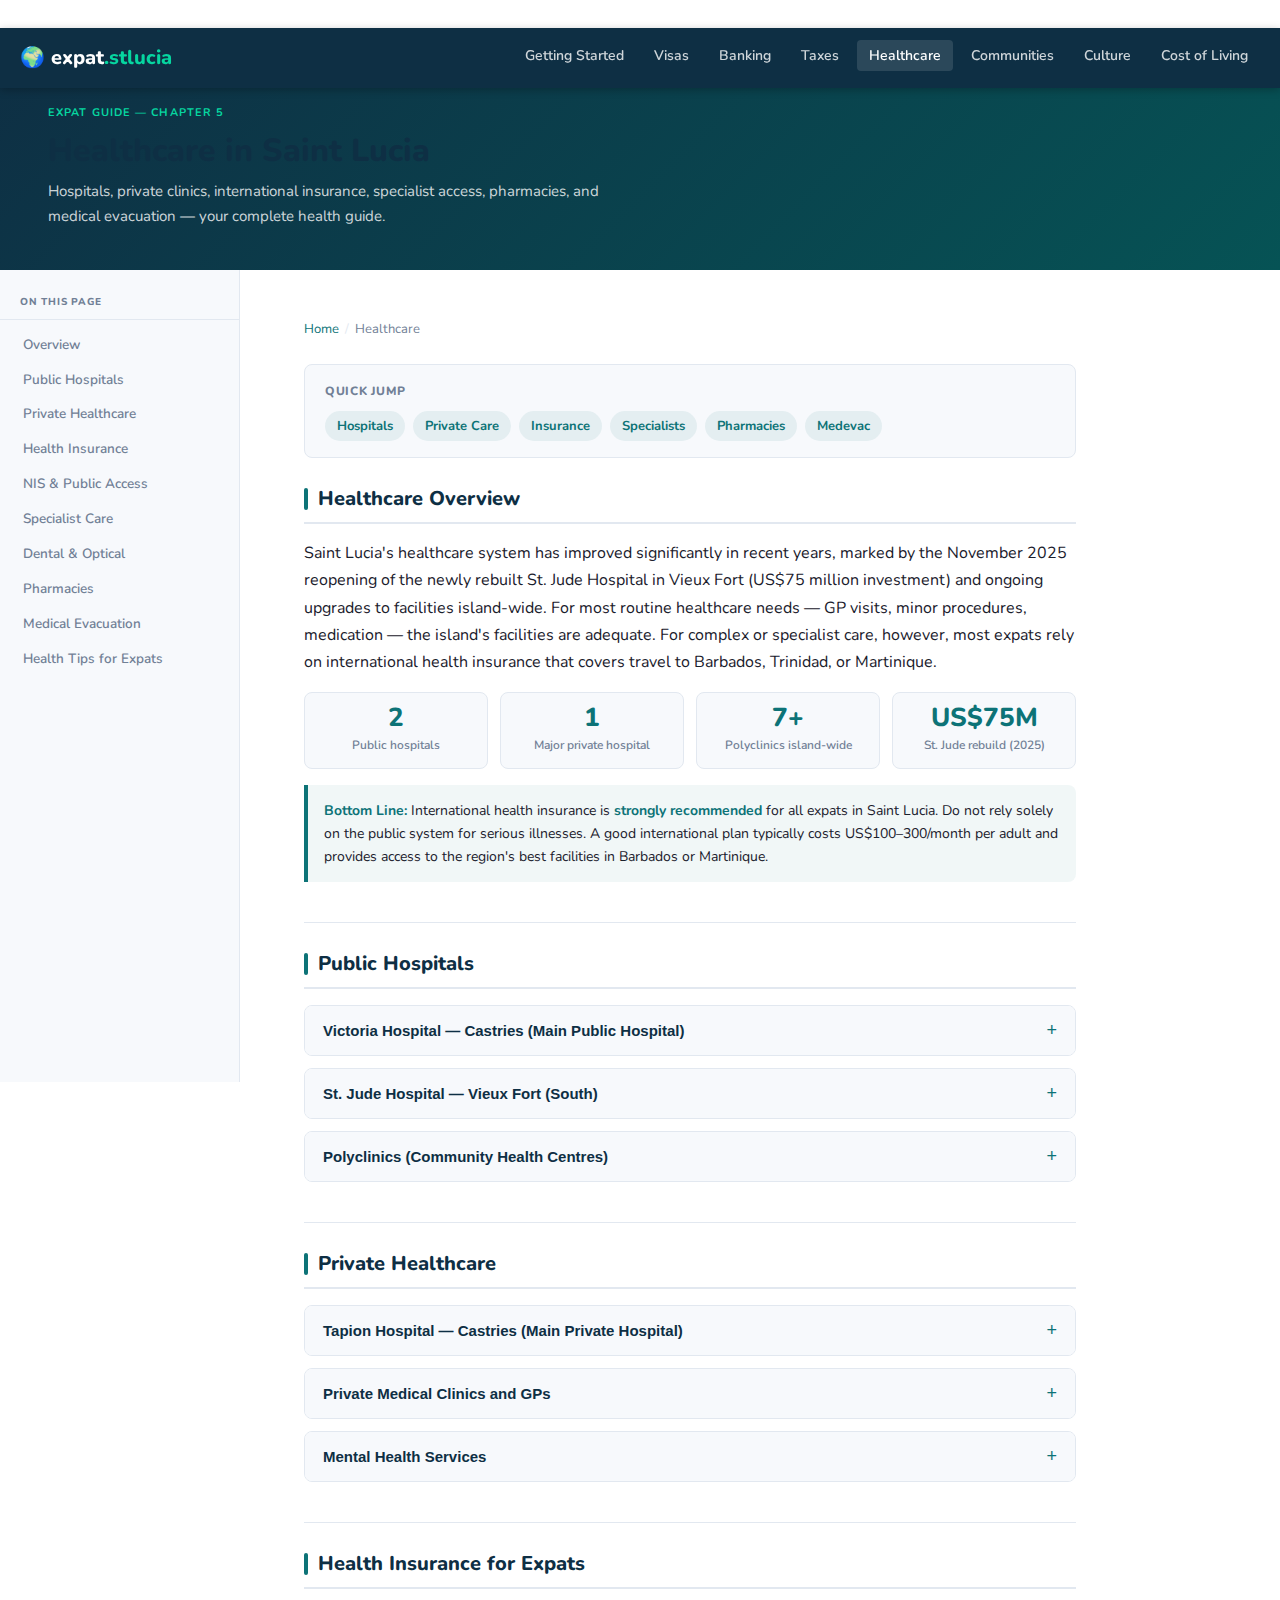
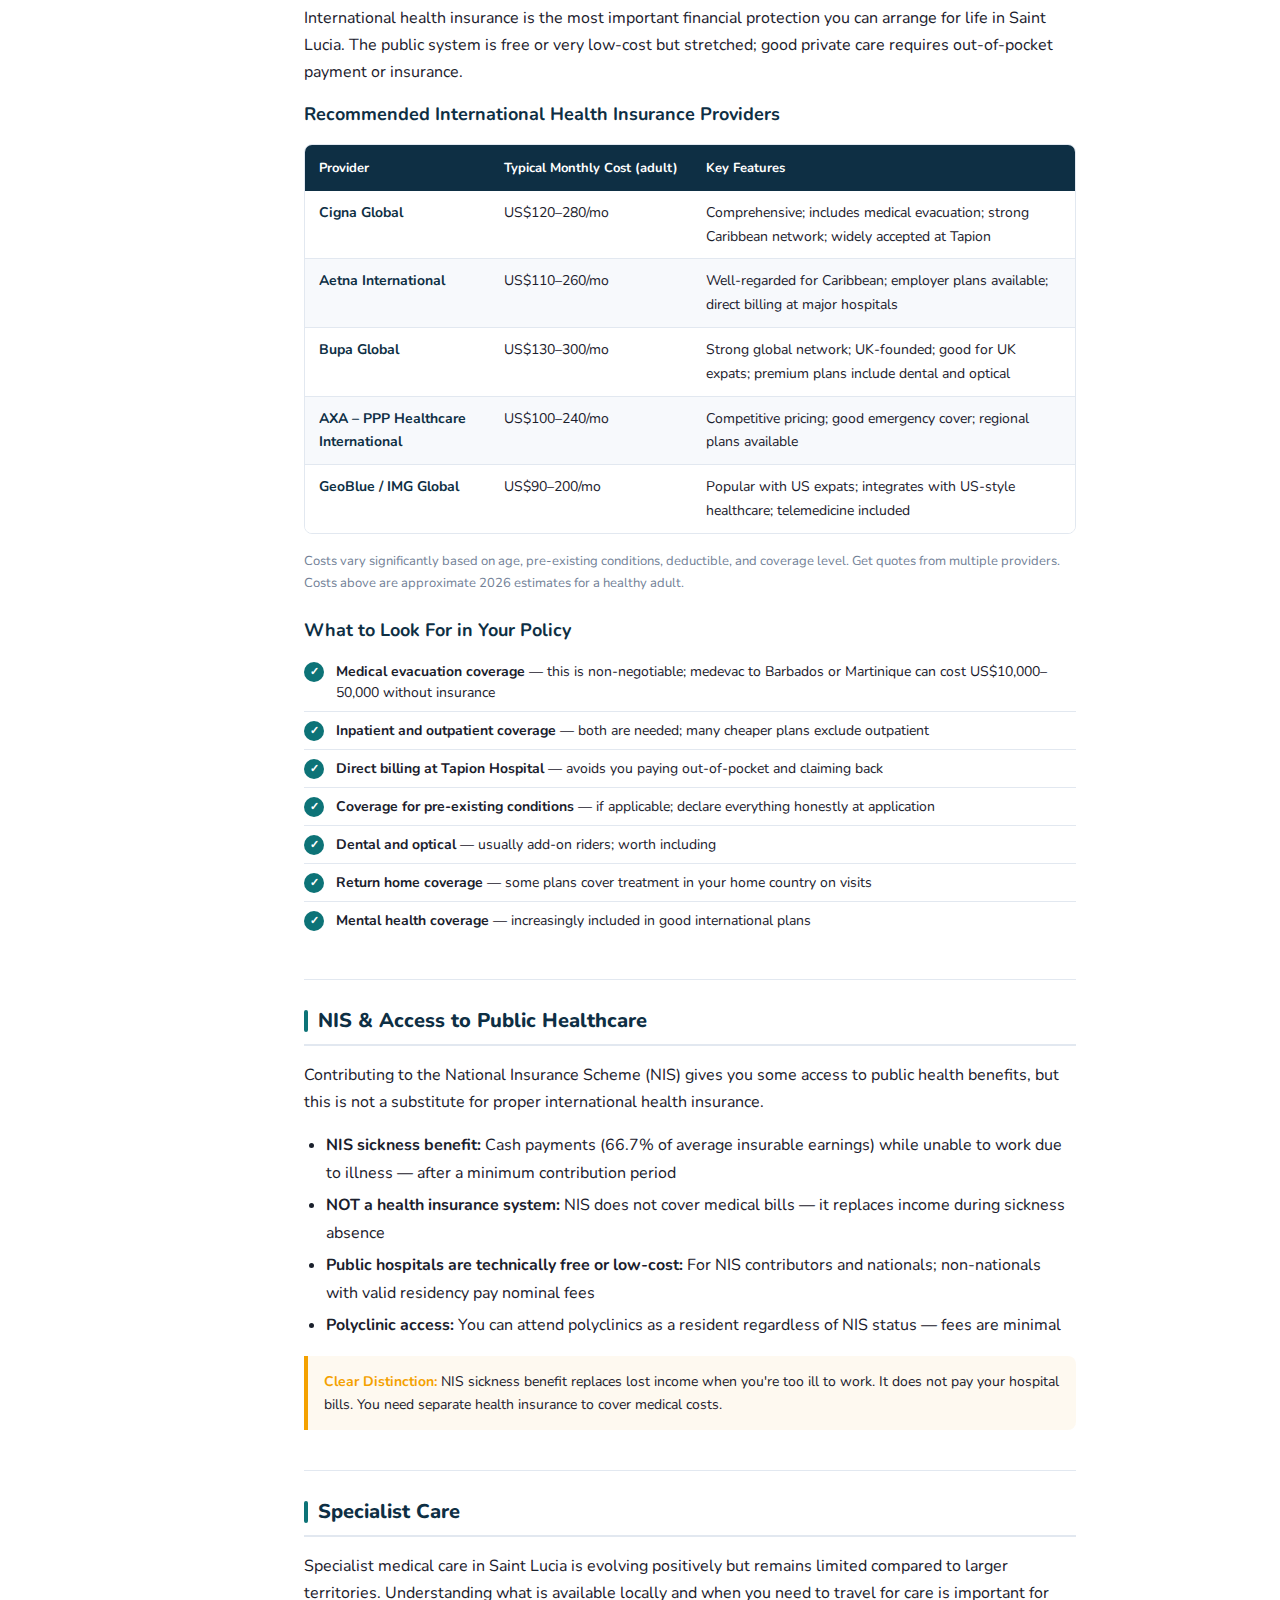
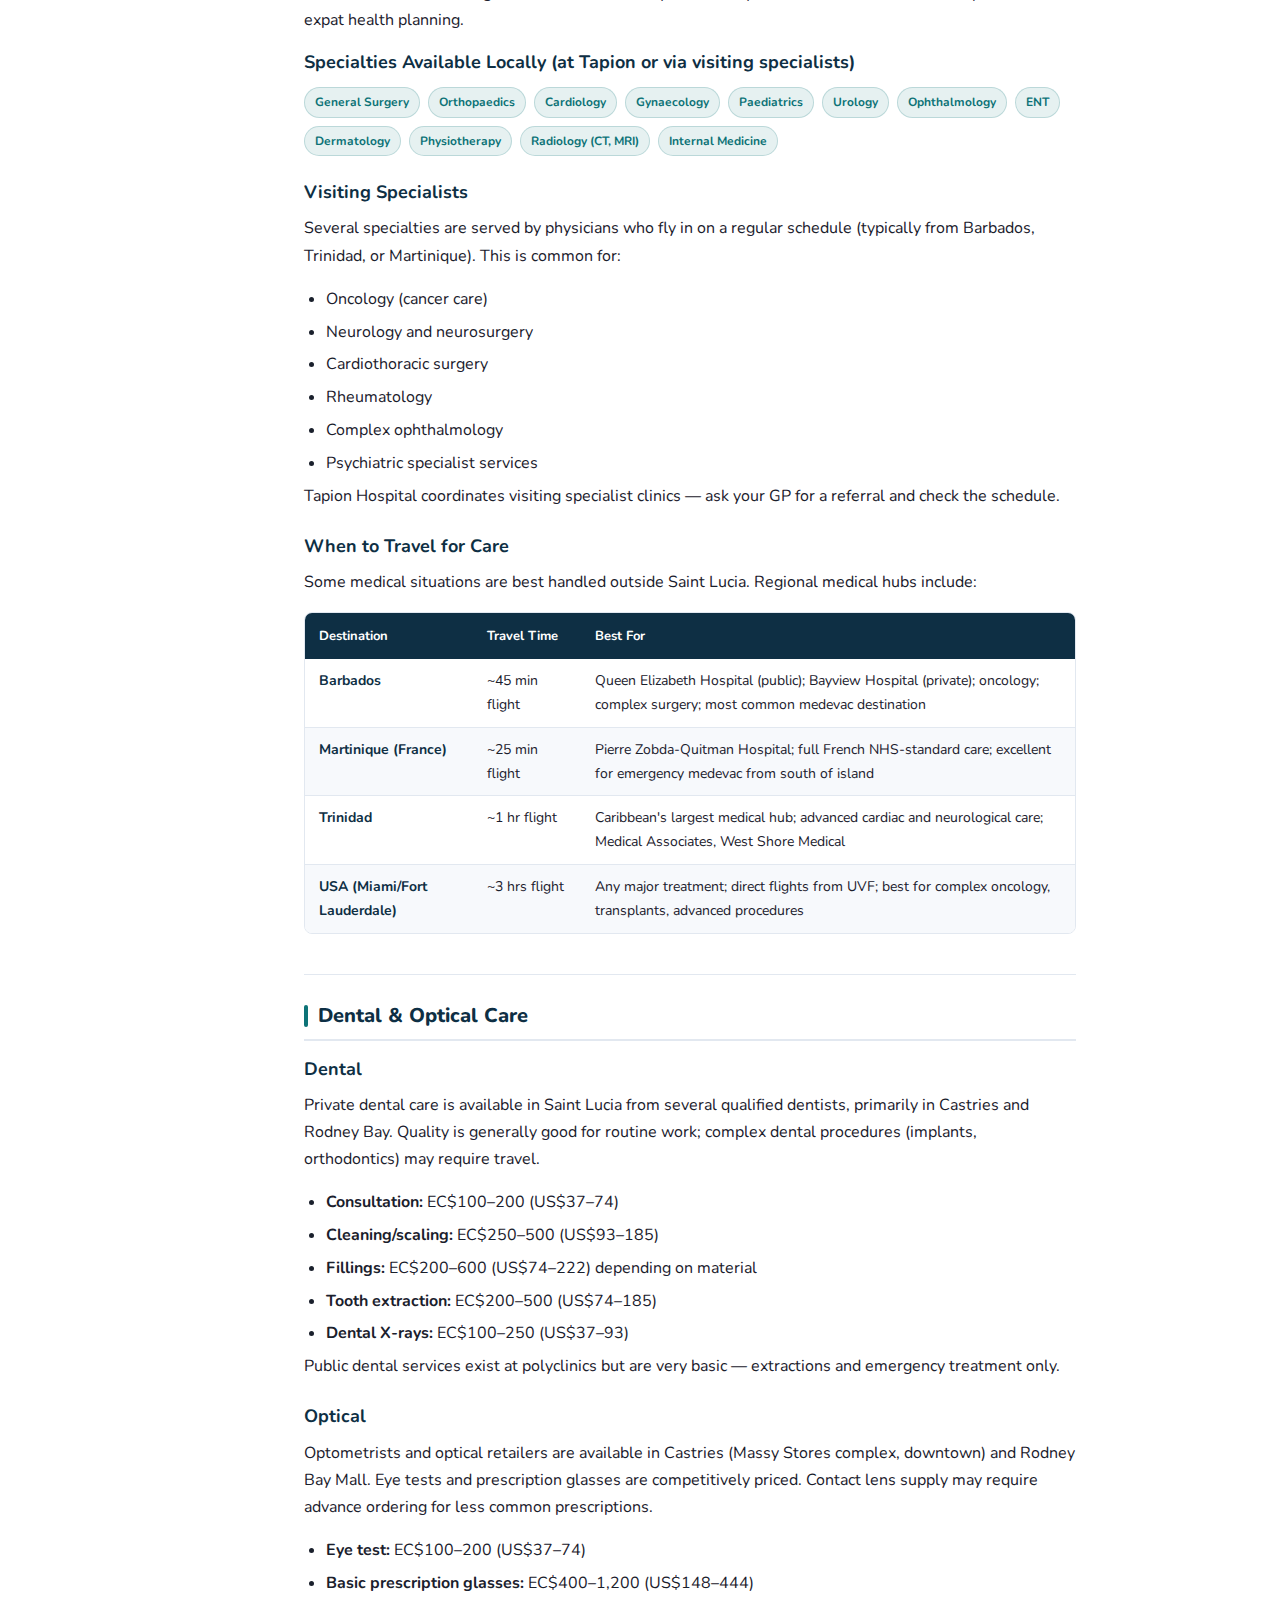
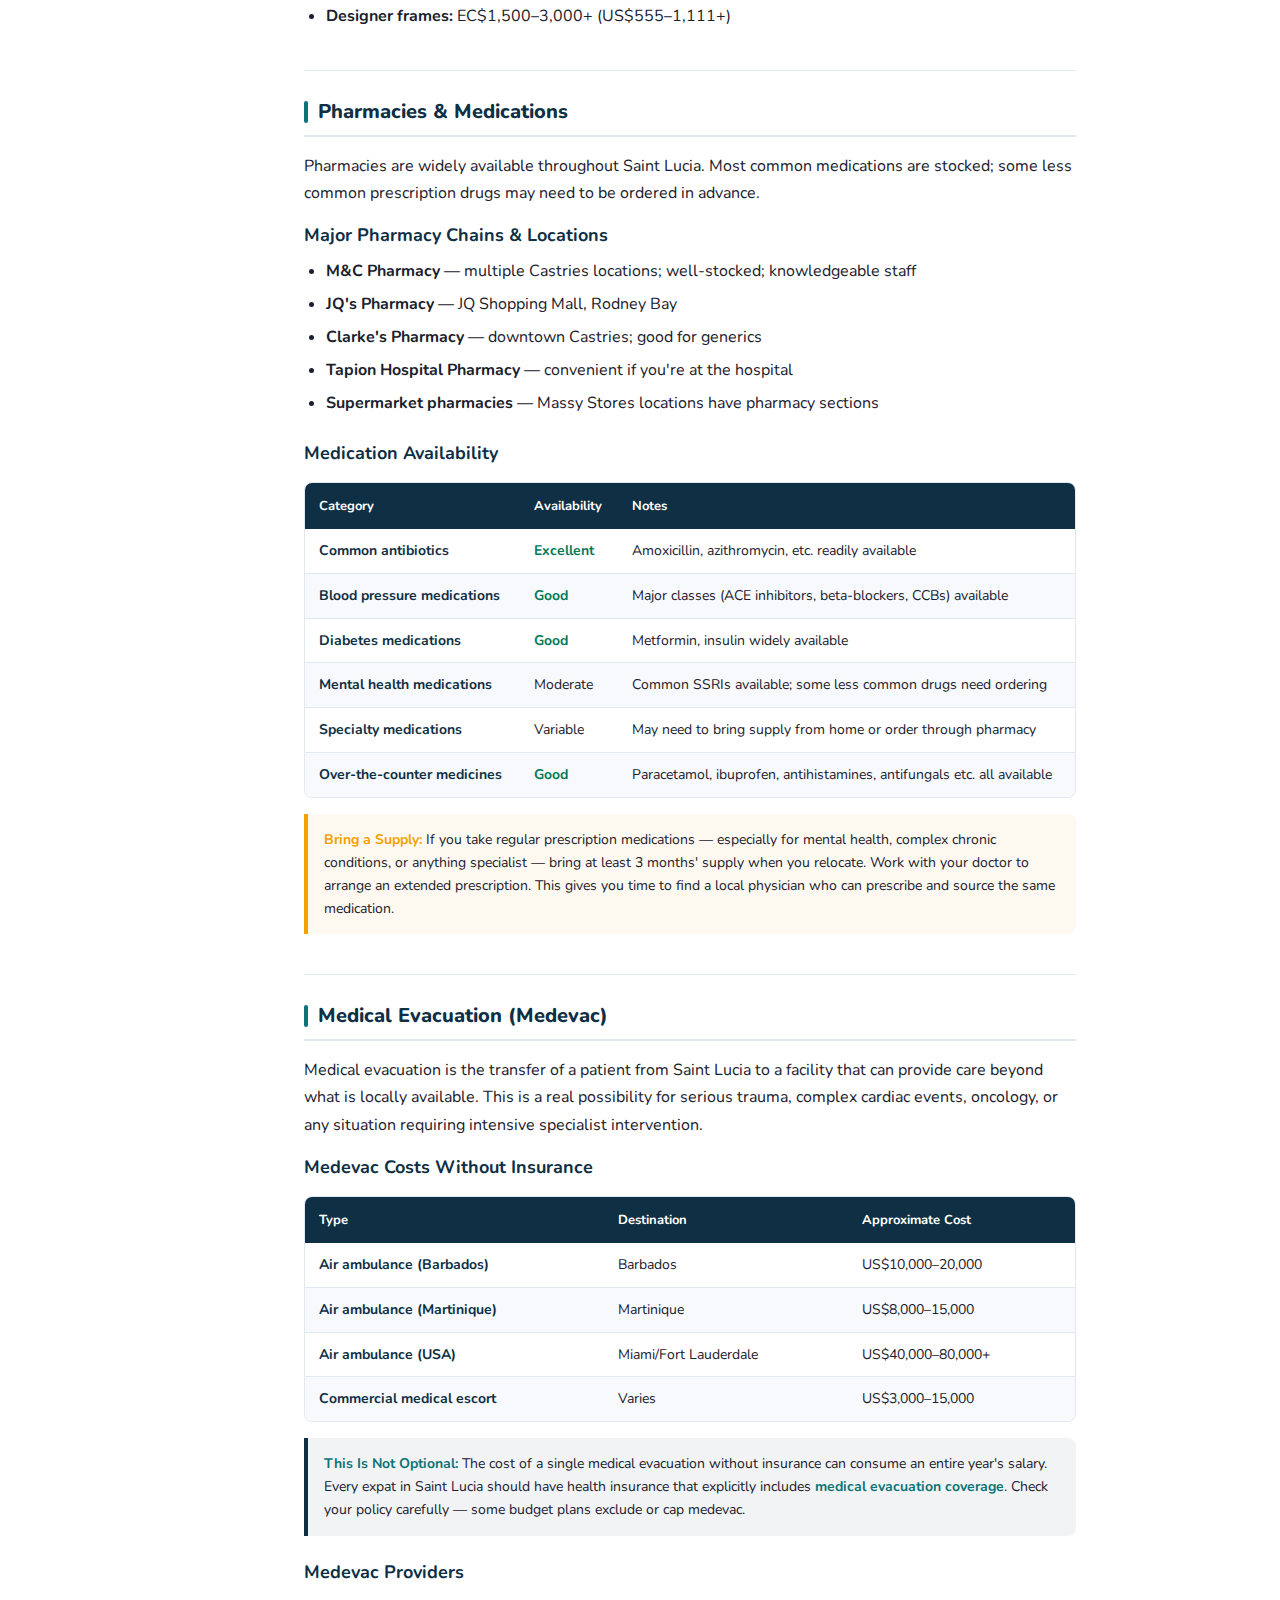
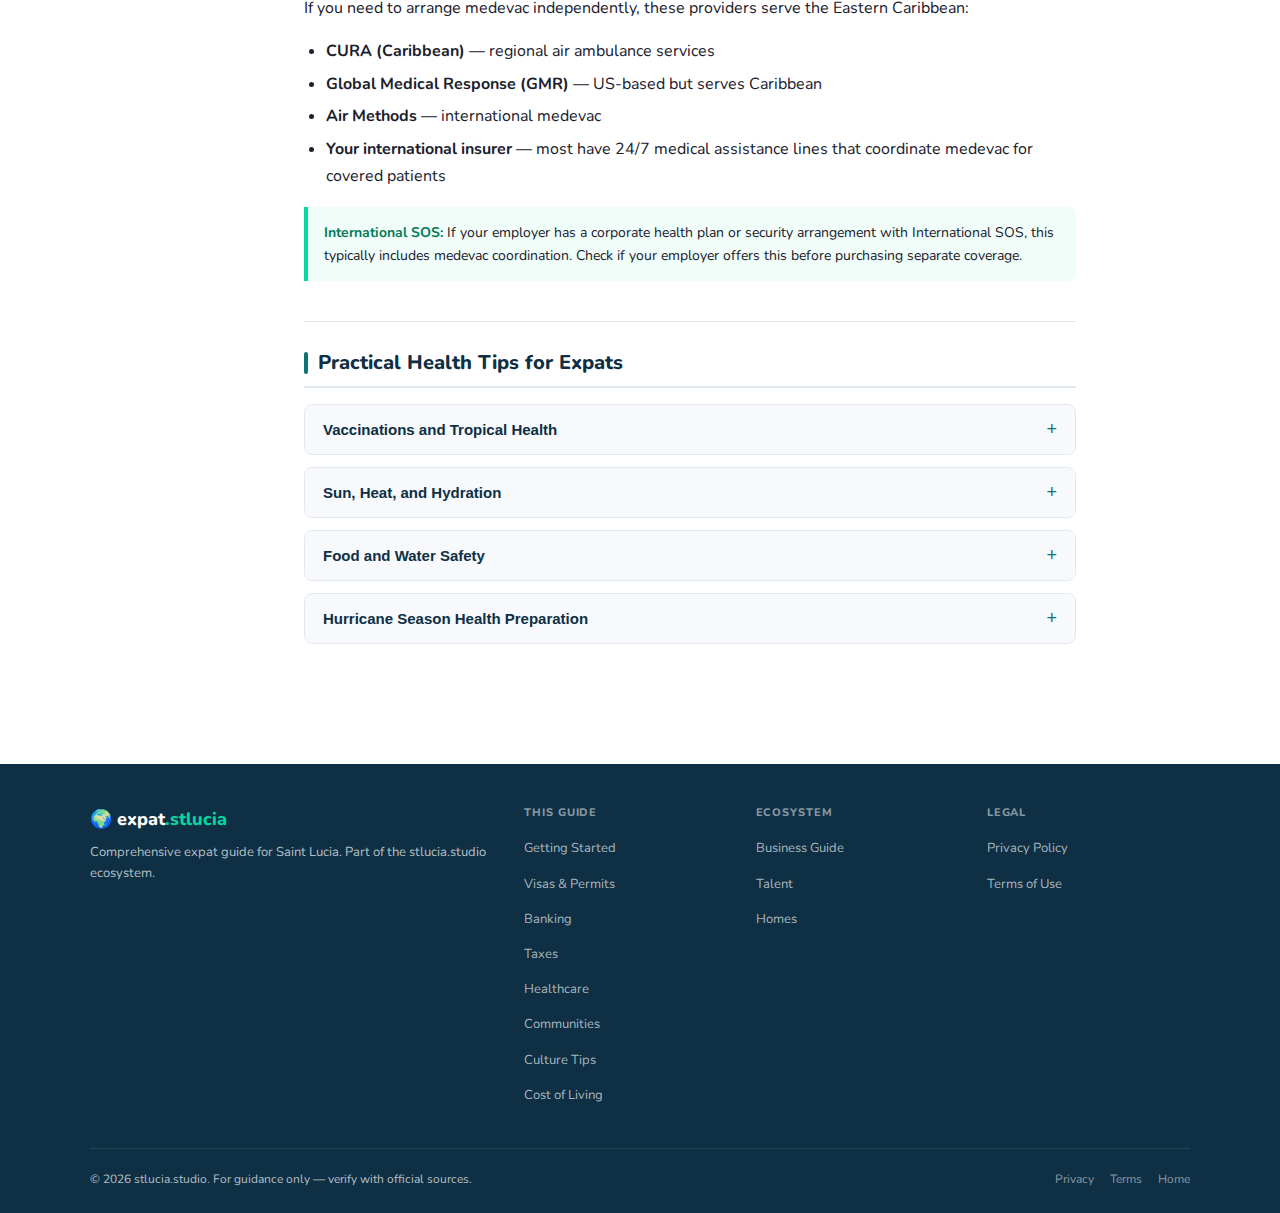
<file: healthcare.html>
<!DOCTYPE html>
<html lang="en">
<head>
  <meta charset="UTF-8" />
  <meta name="viewport" content="width=device-width, initial-scale=1.0" />
  <title>Healthcare in Saint Lucia — Expat Guide | expat.stlucia.studio</title>
  <meta name="description" content="Complete healthcare guide for expats in Saint Lucia. Victoria Hospital, Tapion private hospital, international health insurance, specialists, pharmacies and medical evacuation." />
  <meta name="keywords" content="healthcare Saint Lucia expat, health insurance Saint Lucia, Tapion Hospital, Victoria Hospital, medical Saint Lucia, international health coverage" />
  <link rel="canonical" href="https://expat.stlucia.studio/healthcare.html" />

  <meta property="og:type"        content="article" />
  <meta property="og:url"         content="https://expat.stlucia.studio/healthcare.html" />
  <meta property="og:title"       content="Healthcare for Expats in Saint Lucia" />
  <meta property="og:description" content="Hospitals, private clinics, international health insurance options, specialist access, pharmacies and medical evacuation — everything expats need to know." />
  <meta property="og:image"       content="https://expat.stlucia.studio/assets/images/og-healthcare.jpg" />
  <meta name="twitter:card"       content="summary_large_image" />

  <link rel="manifest" href="manifest.json" />
  <meta name="theme-color" content="#0D7377" />
  <link rel="stylesheet" href="assets/css/style.css" />

  <!-- Analytics: Plausible -->
  <script defer src="https://plausible.io/js/pa-bzVnsYr3SVTjcja_JFnrT.js"></script>
  <script>window.plausible=window.plausible||function(){(plausible.q=plausible.q||[]).push(arguments)}</script>

  <!-- GA4 + FB Pixel (consent-gated via guide-analytics.js) -->
  <script defer src="/assets/js/guide-analytics.js"></script>
</head>
<body>

<a class="skip-link" href="#main">Skip to main content</a>

<!-- Super Nav -->

<!-- Navbar -->
<header class="navbar" role="banner">
  <a href="index.html" class="navbar__logo">🌍 expat<span>.stlucia</span></a>
  <ul class="navbar__links" role="list">
    <li><a href="getting-started.html">Getting Started</a></li>
    <li><a href="visas-permits.html">Visas</a></li>
    <li><a href="banking.html">Banking</a></li>
    <li><a href="taxes.html">Taxes</a></li>
    <li><a href="healthcare.html" class="active">Healthcare</a></li>
    <li><a href="communities.html">Communities</a></li>
    <li><a href="culture-tips.html">Culture</a></li>
    <li><a href="cost-comparison.html">Cost of Living</a></li>
  </ul>
  <button class="navbar__hamburger" aria-label="Open menu" aria-expanded="false">
    <span></span><span></span><span></span>
  </button>
</header>

<nav class="mobile-nav" aria-label="Mobile navigation">
  <a href="getting-started.html">Getting Started</a>
  <a href="visas-permits.html">Visas &amp; Permits</a>
  <a href="banking.html">Banking</a>
  <a href="taxes.html">Taxes</a>
  <a href="healthcare.html" class="active">Healthcare</a>
  <a href="communities.html">Communities</a>
  <a href="culture-tips.html">Culture Tips</a>
  <a href="cost-comparison.html">Cost of Living</a>
</nav>

<!-- Page Header -->
<div class="page-header">
  <p class="page-header__eyebrow">Expat Guide — Chapter 5</p>
  <h1 class="page-header__title">Healthcare in Saint Lucia</h1>
  <p class="page-header__subtitle">Hospitals, private clinics, international insurance, specialist access, pharmacies, and medical evacuation — your complete health guide.</p>
</div>

<!-- Layout -->
<div class="page-shell">
  <nav class="sidebar" aria-label="Page navigation">
    <div class="sidebar__title">On This Page</div>
    <a href="#overview">Overview</a>
    <a href="#public-hospitals">Public Hospitals</a>
    <a href="#private-care">Private Healthcare</a>
    <a href="#insurance">Health Insurance</a>
    <a href="#nis-health">NIS &amp; Public Access</a>
    <a href="#specialists">Specialist Care</a>
    <a href="#dental-optical">Dental &amp; Optical</a>
    <a href="#pharmacies">Pharmacies</a>
    <a href="#medevac">Medical Evacuation</a>
    <a href="#tips">Health Tips for Expats</a>
  </nav>

  <main id="main" class="main-content">

    <nav class="breadcrumb" aria-label="Breadcrumb">
      <a href="index.html">Home</a>
      <span class="breadcrumb__sep">/</span>
      <span>Healthcare</span>
    </nav>

    <div class="quick-nav">
      <div class="quick-nav__title">Quick Jump</div>
      <div class="quick-nav__links">
        <a href="#public-hospitals">Hospitals</a>
        <a href="#private-care">Private Care</a>
        <a href="#insurance">Insurance</a>
        <a href="#specialists">Specialists</a>
        <a href="#pharmacies">Pharmacies</a>
        <a href="#medevac">Medevac</a>
      </div>
    </div>

    <!-- Overview -->
    <div class="section" id="overview">
      <h2 class="section-title">Healthcare Overview</h2>
      <p>Saint Lucia's healthcare system has improved significantly in recent years, marked by the November 2025 reopening of the newly rebuilt St. Jude Hospital in Vieux Fort (US$75 million investment) and ongoing upgrades to facilities island-wide. For most routine healthcare needs — GP visits, minor procedures, medication — the island's facilities are adequate. For complex or specialist care, however, most expats rely on international health insurance that covers travel to Barbados, Trinidad, or Martinique.</p>

      <div class="stat-row">
        <div class="stat-badge">
          <div class="stat-badge__value">2</div>
          <div class="stat-badge__label">Public hospitals</div>
        </div>
        <div class="stat-badge">
          <div class="stat-badge__value">1</div>
          <div class="stat-badge__label">Major private hospital</div>
        </div>
        <div class="stat-badge">
          <div class="stat-badge__value">7+</div>
          <div class="stat-badge__label">Polyclinics island-wide</div>
        </div>
        <div class="stat-badge">
          <div class="stat-badge__value">US$75M</div>
          <div class="stat-badge__label">St. Jude rebuild (2025)</div>
        </div>
      </div>

      <div class="tip-box mt-16">
        <strong>Bottom Line:</strong> International health insurance is <strong>strongly recommended</strong> for all expats in Saint Lucia. Do not rely solely on the public system for serious illnesses. A good international plan typically costs US$100–300/month per adult and provides access to the region's best facilities in Barbados or Martinique.
      </div>
    </div>

    <hr class="divider" />

    <!-- Public Hospitals -->
    <div class="section" id="public-hospitals">
      <h2 class="section-title">Public Hospitals</h2>

      <div class="accordion">
        <button class="accordion__header no-auto">Victoria Hospital — Castries (Main Public Hospital) <span class="accordion__icon">+</span></button>
        <div class="accordion__body">
          <p>Victoria Hospital is the island's primary public referral hospital, located in Castries. It handles the majority of emergency cases, surgical procedures, and specialist outpatient clinics.</p>
          <ul>
            <li><strong>Location:</strong> Hospital Road, Castries</li>
            <li><strong>Emergency:</strong> 24/7 emergency department</li>
            <li><strong>Specialties:</strong> General surgery, internal medicine, obstetrics, paediatrics, orthopaedics, oncology (limited)</li>
            <li><strong>Costs for non-nationals:</strong> Nominal fees for outpatient visits (EC$30–100 / US$11–37); higher for procedures</li>
            <li><strong>Capacity:</strong> Approximately 250 beds</li>
            <li><strong>Strengths:</strong> Emergency stabilisation, maternity care, routine surgery</li>
            <li><strong>Limitations:</strong> Wait times can be long; specialist availability limited; some advanced equipment not available</li>
          </ul>
          <div class="tip-box">
            <strong>Expat Reality:</strong> Most expats go to Victoria Hospital only for emergencies or initial stabilisation, then transfer to Tapion (private) or evacuate regionally for anything serious. This is the norm — not a reflection of poor quality, but of realistic capacity.
          </div>
        </div>
      </div>

      <div class="accordion">
        <button class="accordion__header no-auto">St. Jude Hospital — Vieux Fort (South) <span class="accordion__icon">+</span></button>
        <div class="accordion__body">
          <p>St. Jude Hospital serves the south of the island and reopened in November 2025 after a complete rebuild costing US$75 million. The new facility is a major improvement over the old building and represents the government's most significant healthcare investment in decades.</p>
          <ul>
            <li><strong>Location:</strong> Vieux Fort (near Hewanorra International Airport)</li>
            <li><strong>Emergency:</strong> 24/7 emergency department</li>
            <li><strong>Specialties:</strong> General medicine, surgery, maternity, paediatrics</li>
            <li><strong>Significant for expats:</strong> Those living in the south (Soufriere, Micoud, Vieux Fort area) now have much better local access to care</li>
            <li><strong>New facilities:</strong> Modern imaging, improved operating theatres, expanded capacity</li>
          </ul>
        </div>
      </div>

      <div class="accordion">
        <button class="accordion__header no-auto">Polyclinics (Community Health Centres) <span class="accordion__icon">+</span></button>
        <div class="accordion__body">
          <p>Saint Lucia operates a network of seven polyclinics covering different districts of the island. These provide primary care, preventive health, maternal and child health, and chronic disease management at low cost.</p>
          <div class="table-wrap">
            <table>
              <thead>
                <tr><th>Polyclinic</th><th>District</th></tr>
              </thead>
              <tbody>
                <tr><td>Gros Islet Polyclinic</td><td>Gros Islet (north)</td></tr>
                <tr><td>Babonneau Health Centre</td><td>Castries (interior)</td></tr>
                <tr><td>Dennery Health Centre</td><td>Dennery (east)</td></tr>
                <tr><td>Micoud Health Centre</td><td>Micoud (south-east)</td></tr>
                <tr><td>Vieux Fort Polyclinic</td><td>Vieux Fort (south)</td></tr>
                <tr><td>Soufriere Health Centre</td><td>Soufriere (west)</td></tr>
                <tr><td>Anse-la-Raye Health Centre</td><td>Anse-la-Raye (west)</td></tr>
              </tbody>
            </table>
          </div>
          <p>Polyclinics are good for routine GP-equivalent consultations, immunisations, and prescription renewals. Fees are minimal (EC$10–30 / US$4–11 per visit for non-nationals).</p>
        </div>
      </div>
    </div>

    <hr class="divider" />

    <!-- Private Care -->
    <div class="section" id="private-care">
      <h2 class="section-title">Private Healthcare</h2>

      <div class="accordion">
        <button class="accordion__header no-auto">Tapion Hospital — Castries (Main Private Hospital) <span class="accordion__icon">+</span></button>
        <div class="accordion__body">
          <p>Tapion Hospital is the island's only full-service private hospital and the preferred choice for most expats who need more than basic care. Located on the Castries waterfront, it offers a significantly different patient experience from the public system.</p>
          <ul>
            <li><strong>Location:</strong> Tapion, Castries (overlooking the harbour)</li>
            <li><strong>Emergency:</strong> 24/7 emergency; private ambulance available</li>
            <li><strong>Specialties:</strong> General surgery, orthopaedics, cardiology, gynaecology, urology, ENT, ophthalmology, physiotherapy, radiology (CT, MRI, X-ray, ultrasound)</li>
            <li><strong>Insurance accepted:</strong> Most major international health insurance plans</li>
            <li><strong>Costs:</strong> Significantly higher than public — EC$500–2,000+ (US$185–740) for specialist consultations; surgical procedures from US$2,000+</li>
            <li><strong>Tel:</strong> +1 758 459 2000</li>
          </ul>
        </div>
      </div>

      <div class="accordion">
        <button class="accordion__header no-auto">Private Medical Clinics and GPs <span class="accordion__icon">+</span></button>
        <div class="accordion__body">
          <p>Several private general practice clinics and specialist offices operate in Castries and Rodney Bay. These are your best bet for routine medical care, prescription management, and referrals.</p>
          <ul>
            <li><strong>Appointment-based:</strong> Most private GPs require appointments; walk-ins sometimes accepted</li>
            <li><strong>Consultation cost:</strong> EC$150–400 (US$55–148) for a GP visit</li>
            <li><strong>Common areas of private practice:</strong> Castries CBD, Rodney Bay Mall area, Gros Islet</li>
            <li><strong>Finding a doctor:</strong> Ask your employer, landlord, or expat Facebook groups for personal recommendations — word of mouth is the most reliable source</li>
          </ul>
        </div>
      </div>

      <div class="accordion">
        <button class="accordion__header no-auto">Mental Health Services <span class="accordion__icon">+</span></button>
        <div class="accordion__body">
          <p>Mental health services in Saint Lucia are limited but exist. The public system includes the Turning Point rehabilitation centre and counselling services through the Mental Wellness Centre (associated with Victoria Hospital).</p>
          <p>Private psychologists and counsellors practice in Castries — again, expat community networks are the best source of trusted referrals. Teletherapy via international platforms (BetterHelp, Talkspace) is a practical supplement given the limited local supply.</p>
          <p>If you have existing mental health needs, ensure you arrange medication supply continuity before moving, as some medications may not be readily available in Saint Lucia.</p>
        </div>
      </div>
    </div>

    <hr class="divider" />

    <!-- Insurance -->
    <div class="section" id="insurance">
      <h2 class="section-title">Health Insurance for Expats</h2>
      <p>International health insurance is the most important financial protection you can arrange for life in Saint Lucia. The public system is free or very low-cost but stretched; good private care requires out-of-pocket payment or insurance.</p>

      <h3>Recommended International Health Insurance Providers</h3>

      <div class="table-wrap">
        <table>
          <thead>
            <tr><th>Provider</th><th>Typical Monthly Cost (adult)</th><th>Key Features</th></tr>
          </thead>
          <tbody>
            <tr>
              <td class="td-label">Cigna Global</td>
              <td>US$120–280/mo</td>
              <td>Comprehensive; includes medical evacuation; strong Caribbean network; widely accepted at Tapion</td>
            </tr>
            <tr>
              <td class="td-label">Aetna International</td>
              <td>US$110–260/mo</td>
              <td>Well-regarded for Caribbean; employer plans available; direct billing at major hospitals</td>
            </tr>
            <tr>
              <td class="td-label">Bupa Global</td>
              <td>US$130–300/mo</td>
              <td>Strong global network; UK-founded; good for UK expats; premium plans include dental and optical</td>
            </tr>
            <tr>
              <td class="td-label">AXA – PPP Healthcare International</td>
              <td>US$100–240/mo</td>
              <td>Competitive pricing; good emergency cover; regional plans available</td>
            </tr>
            <tr>
              <td class="td-label">GeoBlue / IMG Global</td>
              <td>US$90–200/mo</td>
              <td>Popular with US expats; integrates with US-style healthcare; telemedicine included</td>
            </tr>
          </tbody>
        </table>
      </div>
      <p class="text-muted" style="font-size:13px;">Costs vary significantly based on age, pre-existing conditions, deductible, and coverage level. Get quotes from multiple providers. Costs above are approximate 2026 estimates for a healthy adult.</p>

      <h3 class="mt-24">What to Look For in Your Policy</h3>
      <ul class="checklist">
        <li><span class="checklist__icon">✓</span><div><strong>Medical evacuation coverage</strong> — this is non-negotiable; medevac to Barbados or Martinique can cost US$10,000–50,000 without insurance</div></li>
        <li><span class="checklist__icon">✓</span><div><strong>Inpatient and outpatient coverage</strong> — both are needed; many cheaper plans exclude outpatient</div></li>
        <li><span class="checklist__icon">✓</span><div><strong>Direct billing at Tapion Hospital</strong> — avoids you paying out-of-pocket and claiming back</div></li>
        <li><span class="checklist__icon">✓</span><div><strong>Coverage for pre-existing conditions</strong> — if applicable; declare everything honestly at application</div></li>
        <li><span class="checklist__icon">✓</span><div><strong>Dental and optical</strong> — usually add-on riders; worth including</div></li>
        <li><span class="checklist__icon">✓</span><div><strong>Return home coverage</strong> — some plans cover treatment in your home country on visits</div></li>
        <li><span class="checklist__icon">✓</span><div><strong>Mental health coverage</strong> — increasingly included in good international plans</div></li>
      </ul>
    </div>

    <hr class="divider" />

    <!-- NIS Health -->
    <div class="section" id="nis-health">
      <h2 class="section-title">NIS &amp; Access to Public Healthcare</h2>
      <p>Contributing to the National Insurance Scheme (NIS) gives you some access to public health benefits, but this is not a substitute for proper international health insurance.</p>

      <ul>
        <li><strong>NIS sickness benefit:</strong> Cash payments (66.7% of average insurable earnings) while unable to work due to illness — after a minimum contribution period</li>
        <li><strong>NOT a health insurance system:</strong> NIS does not cover medical bills — it replaces income during sickness absence</li>
        <li><strong>Public hospitals are technically free or low-cost:</strong> For NIS contributors and nationals; non-nationals with valid residency pay nominal fees</li>
        <li><strong>Polyclinic access:</strong> You can attend polyclinics as a resident regardless of NIS status — fees are minimal</li>
      </ul>

      <div class="tip-box tip-box--gold">
        <strong>Clear Distinction:</strong> NIS sickness benefit replaces lost income when you're too ill to work. It does not pay your hospital bills. You need separate health insurance to cover medical costs.
      </div>
    </div>

    <hr class="divider" />

    <!-- Specialists -->
    <div class="section" id="specialists">
      <h2 class="section-title">Specialist Care</h2>
      <p>Specialist medical care in Saint Lucia is evolving positively but remains limited compared to larger territories. Understanding what is available locally and when you need to travel for care is important for expat health planning.</p>

      <h3>Specialties Available Locally (at Tapion or via visiting specialists)</h3>
      <div class="tags">
        <span class="tag">General Surgery</span>
        <span class="tag">Orthopaedics</span>
        <span class="tag">Cardiology</span>
        <span class="tag">Gynaecology</span>
        <span class="tag">Paediatrics</span>
        <span class="tag">Urology</span>
        <span class="tag">Ophthalmology</span>
        <span class="tag">ENT</span>
        <span class="tag">Dermatology</span>
        <span class="tag">Physiotherapy</span>
        <span class="tag">Radiology (CT, MRI)</span>
        <span class="tag">Internal Medicine</span>
      </div>

      <h3 class="mt-24">Visiting Specialists</h3>
      <p>Several specialties are served by physicians who fly in on a regular schedule (typically from Barbados, Trinidad, or Martinique). This is common for:</p>
      <ul>
        <li>Oncology (cancer care)</li>
        <li>Neurology and neurosurgery</li>
        <li>Cardiothoracic surgery</li>
        <li>Rheumatology</li>
        <li>Complex ophthalmology</li>
        <li>Psychiatric specialist services</li>
      </ul>
      <p>Tapion Hospital coordinates visiting specialist clinics — ask your GP for a referral and check the schedule.</p>

      <h3 class="mt-24">When to Travel for Care</h3>
      <p>Some medical situations are best handled outside Saint Lucia. Regional medical hubs include:</p>

      <div class="table-wrap">
        <table>
          <thead>
            <tr><th>Destination</th><th>Travel Time</th><th>Best For</th></tr>
          </thead>
          <tbody>
            <tr>
              <td class="td-label">Barbados</td>
              <td>~45 min flight</td>
              <td>Queen Elizabeth Hospital (public); Bayview Hospital (private); oncology; complex surgery; most common medevac destination</td>
            </tr>
            <tr>
              <td class="td-label">Martinique (France)</td>
              <td>~25 min flight</td>
              <td>Pierre Zobda-Quitman Hospital; full French NHS-standard care; excellent for emergency medevac from south of island</td>
            </tr>
            <tr>
              <td class="td-label">Trinidad</td>
              <td>~1 hr flight</td>
              <td>Caribbean's largest medical hub; advanced cardiac and neurological care; Medical Associates, West Shore Medical</td>
            </tr>
            <tr>
              <td class="td-label">USA (Miami/Fort Lauderdale)</td>
              <td>~3 hrs flight</td>
              <td>Any major treatment; direct flights from UVF; best for complex oncology, transplants, advanced procedures</td>
            </tr>
          </tbody>
        </table>
      </div>
    </div>

    <hr class="divider" />

    <!-- Dental and Optical -->
    <div class="section" id="dental-optical">
      <h2 class="section-title">Dental &amp; Optical Care</h2>

      <h3>Dental</h3>
      <p>Private dental care is available in Saint Lucia from several qualified dentists, primarily in Castries and Rodney Bay. Quality is generally good for routine work; complex dental procedures (implants, orthodontics) may require travel.</p>
      <ul>
        <li><strong>Consultation:</strong> EC$100–200 (US$37–74)</li>
        <li><strong>Cleaning/scaling:</strong> EC$250–500 (US$93–185)</li>
        <li><strong>Fillings:</strong> EC$200–600 (US$74–222) depending on material</li>
        <li><strong>Tooth extraction:</strong> EC$200–500 (US$74–185)</li>
        <li><strong>Dental X-rays:</strong> EC$100–250 (US$37–93)</li>
      </ul>
      <p>Public dental services exist at polyclinics but are very basic — extractions and emergency treatment only.</p>

      <h3 class="mt-24">Optical</h3>
      <p>Optometrists and optical retailers are available in Castries (Massy Stores complex, downtown) and Rodney Bay Mall. Eye tests and prescription glasses are competitively priced. Contact lens supply may require advance ordering for less common prescriptions.</p>
      <ul>
        <li><strong>Eye test:</strong> EC$100–200 (US$37–74)</li>
        <li><strong>Basic prescription glasses:</strong> EC$400–1,200 (US$148–444)</li>
        <li><strong>Designer frames:</strong> EC$1,500–3,000+ (US$555–1,111+)</li>
      </ul>
    </div>

    <hr class="divider" />

    <!-- Pharmacies -->
    <div class="section" id="pharmacies">
      <h2 class="section-title">Pharmacies &amp; Medications</h2>
      <p>Pharmacies are widely available throughout Saint Lucia. Most common medications are stocked; some less common prescription drugs may need to be ordered in advance.</p>

      <h3>Major Pharmacy Chains &amp; Locations</h3>
      <ul>
        <li><strong>M&amp;C Pharmacy</strong> — multiple Castries locations; well-stocked; knowledgeable staff</li>
        <li><strong>JQ's Pharmacy</strong> — JQ Shopping Mall, Rodney Bay</li>
        <li><strong>Clarke's Pharmacy</strong> — downtown Castries; good for generics</li>
        <li><strong>Tapion Hospital Pharmacy</strong> — convenient if you're at the hospital</li>
        <li><strong>Supermarket pharmacies</strong> — Massy Stores locations have pharmacy sections</li>
      </ul>

      <h3 class="mt-24">Medication Availability</h3>
      <div class="table-wrap">
        <table>
          <thead>
            <tr><th>Category</th><th>Availability</th><th>Notes</th></tr>
          </thead>
          <tbody>
            <tr><td class="td-label">Common antibiotics</td><td class="td-good">Excellent</td><td>Amoxicillin, azithromycin, etc. readily available</td></tr>
            <tr><td class="td-label">Blood pressure medications</td><td class="td-good">Good</td><td>Major classes (ACE inhibitors, beta-blockers, CCBs) available</td></tr>
            <tr><td class="td-label">Diabetes medications</td><td class="td-good">Good</td><td>Metformin, insulin widely available</td></tr>
            <tr><td class="td-label">Mental health medications</td><td>Moderate</td><td>Common SSRIs available; some less common drugs need ordering</td></tr>
            <tr><td class="td-label">Specialty medications</td><td>Variable</td><td>May need to bring supply from home or order through pharmacy</td></tr>
            <tr><td class="td-label">Over-the-counter medicines</td><td class="td-good">Good</td><td>Paracetamol, ibuprofen, antihistamines, antifungals etc. all available</td></tr>
          </tbody>
        </table>
      </div>

      <div class="tip-box tip-box--gold">
        <strong>Bring a Supply:</strong> If you take regular prescription medications — especially for mental health, complex chronic conditions, or anything specialist — bring at least 3 months' supply when you relocate. Work with your doctor to arrange an extended prescription. This gives you time to find a local physician who can prescribe and source the same medication.
      </div>
    </div>

    <hr class="divider" />

    <!-- Medevac -->
    <div class="section" id="medevac">
      <h2 class="section-title">Medical Evacuation (Medevac)</h2>
      <p>Medical evacuation is the transfer of a patient from Saint Lucia to a facility that can provide care beyond what is locally available. This is a real possibility for serious trauma, complex cardiac events, oncology, or any situation requiring intensive specialist intervention.</p>

      <h3>Medevac Costs Without Insurance</h3>
      <div class="table-wrap">
        <table>
          <thead>
            <tr><th>Type</th><th>Destination</th><th>Approximate Cost</th></tr>
          </thead>
          <tbody>
            <tr><td class="td-label">Air ambulance (Barbados)</td><td>Barbados</td><td>US$10,000–20,000</td></tr>
            <tr><td class="td-label">Air ambulance (Martinique)</td><td>Martinique</td><td>US$8,000–15,000</td></tr>
            <tr><td class="td-label">Air ambulance (USA)</td><td>Miami/Fort Lauderdale</td><td>US$40,000–80,000+</td></tr>
            <tr><td class="td-label">Commercial medical escort</td><td>Varies</td><td>US$3,000–15,000</td></tr>
          </tbody>
        </table>
      </div>

      <div class="tip-box tip-box--navy">
        <strong>This Is Not Optional:</strong> The cost of a single medical evacuation without insurance can consume an entire year's salary. Every expat in Saint Lucia should have health insurance that explicitly includes <strong>medical evacuation coverage</strong>. Check your policy carefully — some budget plans exclude or cap medevac.
      </div>

      <h3 class="mt-24">Medevac Providers</h3>
      <p>If you need to arrange medevac independently, these providers serve the Eastern Caribbean:</p>
      <ul>
        <li><strong>CURA (Caribbean)</strong> — regional air ambulance services</li>
        <li><strong>Global Medical Response (GMR)</strong> — US-based but serves Caribbean</li>
        <li><strong>Air Methods</strong> — international medevac</li>
        <li><strong>Your international insurer</strong> — most have 24/7 medical assistance lines that coordinate medevac for covered patients</li>
      </ul>

      <div class="tip-box tip-box--green">
        <strong>International SOS:</strong> If your employer has a corporate health plan or security arrangement with International SOS, this typically includes medevac coordination. Check if your employer offers this before purchasing separate coverage.
      </div>
    </div>

    <hr class="divider" />

    <!-- Tips -->
    <div class="section" id="tips">
      <h2 class="section-title">Practical Health Tips for Expats</h2>

      <div class="accordion">
        <button class="accordion__header no-auto">Vaccinations and Tropical Health <span class="accordion__icon">+</span></button>
        <div class="accordion__body">
          <p>Saint Lucia is not considered a high-risk malaria destination, but standard Caribbean travel health preparations are recommended:</p>
          <ul>
            <li><strong>Hepatitis A and B:</strong> Recommended for all long-term visitors</li>
            <li><strong>Typhoid:</strong> Recommended</li>
            <li><strong>Tetanus (up to date):</strong> Essential</li>
            <li><strong>Yellow fever:</strong> Not required unless arriving from a yellow fever country</li>
            <li><strong>Dengue fever:</strong> Present in Saint Lucia; use mosquito repellent (DEET-based), especially during rainy season (June–November). The Dengvaxia vaccine exists but has specific eligibility requirements — consult your doctor.</li>
            <li><strong>Chikungunya and Zika:</strong> Historically present in Eastern Caribbean; follow mosquito precautions</li>
          </ul>
        </div>
      </div>
      <div class="accordion">
        <button class="accordion__header no-auto">Sun, Heat, and Hydration <span class="accordion__icon">+</span></button>
        <div class="accordion__body">
          <p>The tropical sun is far more intense than most newcomers expect. Heat-related illness and severe sunburn are real risks in your first months on the island.</p>
          <ul>
            <li>Use SPF 50+ sunscreen daily, even on overcast days — UV index is regularly 11+ in Saint Lucia</li>
            <li>Wear a hat and UV-protective clothing during peak sun hours (10am–3pm)</li>
            <li>Drink significantly more water than at home — aim for 3 litres per day, more if active</li>
            <li>Watch for signs of heat exhaustion: heavy sweating, weakness, fast pulse, nausea</li>
            <li>A/C or fans are important for quality sleep; poor sleep compounds heat stress</li>
          </ul>
        </div>
      </div>
      <div class="accordion">
        <button class="accordion__header no-auto">Food and Water Safety <span class="accordion__icon">+</span></button>
        <div class="accordion__body">
          <p>Tap water in Castries and main towns is treated and technically potable, but many expats use a filter or drink bottled water as a precaution. Stomach upsets from local water are more common in the first weeks as your gut adjusts — this is normal.</p>
          <ul>
            <li>Bottled water is widely available (5-gallon carboys from DS Waters are popular)</li>
            <li>In-line water filters (Brita, LifeStraw) are a cost-effective alternative</li>
            <li>Street food is generally safe; observe hygiene standards (hot food hot, fresh preparation)</li>
            <li>Avoid ice in rural or unlicensed establishments</li>
          </ul>
        </div>
      </div>
      <div class="accordion">
        <button class="accordion__header no-auto">Hurricane Season Health Preparation <span class="accordion__icon">+</span></button>
        <div class="accordion__body">
          <p>Hurricane season runs from 1 June to 30 November. While direct hits on Saint Lucia are relatively rare (the island sits in the path less commonly than some neighbours), preparation is responsible.</p>
          <ul>
            <li>Maintain a 30-day supply of any prescription medications during hurricane season</li>
            <li>Have a first aid kit at home: bandages, antiseptic, paracetamol, oral rehydration salts, basic wound care</li>
            <li>Know where your nearest polyclinic is — hospitals may be busy post-storm</li>
            <li>Have your insurer's 24/7 emergency line saved in your phone</li>
          </ul>
        </div>
      </div>
    </div>

  </main>
</div>

<!-- Footer -->
<footer class="footer">
  <div style="max-width:1100px;margin:0 auto;">
    <div class="footer__grid">
      <div class="footer__brand">
        <span class="footer__logo">🌍 expat<span>.stlucia</span></span>
        <p class="footer__desc">Comprehensive expat guide for Saint Lucia. Part of the stlucia.studio ecosystem.</p>
      </div>
      <div>
        <div class="footer__col-title">This Guide</div>
        <ul class="footer__links">
          <li><a href="getting-started.html">Getting Started</a></li>
          <li><a href="visas-permits.html">Visas &amp; Permits</a></li>
          <li><a href="banking.html">Banking</a></li>
          <li><a href="taxes.html">Taxes</a></li>
          <li><a href="healthcare.html">Healthcare</a></li>
          <li><a href="communities.html">Communities</a></li>
          <li><a href="culture-tips.html">Culture Tips</a></li>
          <li><a href="cost-comparison.html">Cost of Living</a></li>
        </ul>
      </div>
      <div>
        <div class="footer__col-title">Ecosystem</div>
        <ul class="footer__links">
          <li><a href="https://stlucia.studio">Business Guide</a></li>
          <li><a href="https://talent.stlucia.studio">Talent</a></li>
          <li><a href="https://homes.stlucia.studio">Homes</a></li>
        </ul>
      </div>
      <div>
        <div class="footer__col-title">Legal</div>
        <ul class="footer__links">
          <li><a href="privacy.html">Privacy Policy</a></li>
          <li><a href="terms.html">Terms of Use</a></li>
        </ul>
      </div>
    </div>
    <div class="footer__bottom">
      <span>&copy; <span class="js-year">2026</span> stlucia.studio. For guidance only — verify with official sources.</span>
      <div class="footer__legal-links">
        <a href="privacy.html">Privacy</a>
        <a href="terms.html">Terms</a>
        <a href="index.html">Home</a>
      </div>
    </div>
  </div>
</footer>

<script src="assets/js/app.js"></script>
<script src="/assets/js/guide-analytics.js" defer></script>
</body>
</html>
</file>
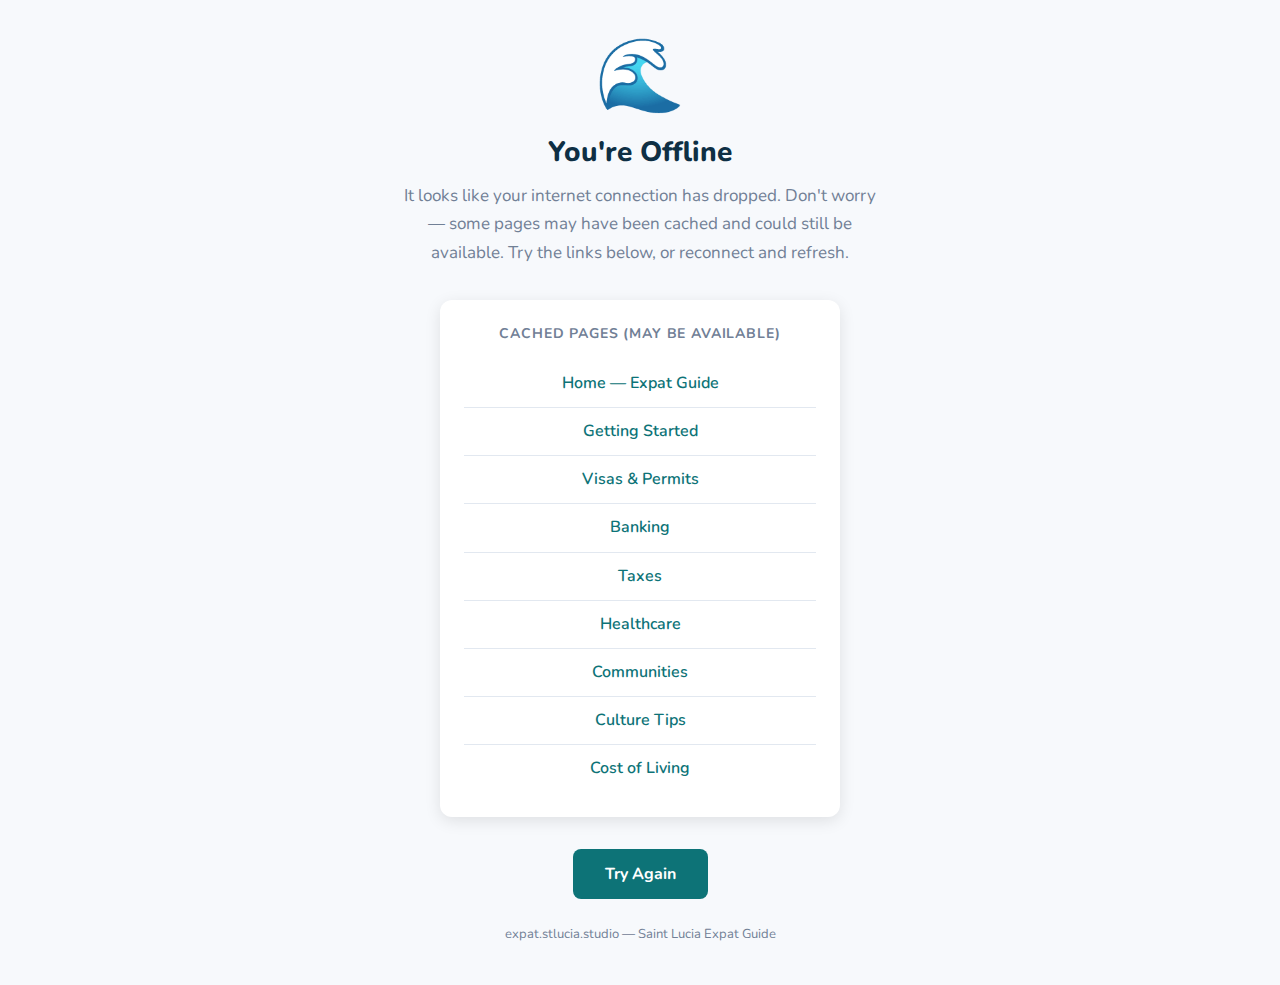
<file: offline.html>
<!DOCTYPE html>
<html lang="en">
<head>
  <meta charset="UTF-8" />
  <meta name="viewport" content="width=device-width, initial-scale=1.0" />
  <title>You're Offline — expat.stlucia.studio</title>
  <meta name="robots" content="noindex" />
  <meta name="theme-color" content="#0D7377" />
  <link rel="stylesheet" href="assets/css/style.css" />
  <style>
    .offline-shell {
      min-height: 100vh;
      display: flex;
      flex-direction: column;
      align-items: center;
      justify-content: center;
      padding: 40px 20px;
      text-align: center;
      background: var(--bg-alt);
    }
    .offline-icon {
      font-size: 72px;
      margin-bottom: 24px;
      line-height: 1;
    }
    .offline-title {
      font-size: 28px;
      font-weight: 800;
      color: var(--navy);
      margin-bottom: 12px;
    }
    .offline-desc {
      font-size: 17px;
      color: var(--text-muted);
      max-width: 480px;
      line-height: 1.7;
      margin-bottom: 32px;
    }
    .offline-links {
      background: #fff;
      border-radius: var(--radius-lg);
      box-shadow: var(--shadow);
      padding: 24px;
      max-width: 400px;
      width: 100%;
      margin-bottom: 32px;
    }
    .offline-links h3 {
      font-size: 14px;
      font-weight: 700;
      text-transform: uppercase;
      letter-spacing: .06em;
      color: var(--text-muted);
      margin-bottom: 16px;
    }
    .offline-links a {
      display: block;
      padding: 10px 0;
      border-bottom: 1px solid var(--border);
      color: var(--teal);
      font-weight: 600;
      text-decoration: none;
    }
    .offline-links a:last-child { border-bottom: none; }
    .offline-links a:hover { text-decoration: underline; }
    .offline-retry {
      background: var(--teal);
      color: #fff;
      border: none;
      padding: 14px 32px;
      border-radius: var(--radius);
      font-size: 16px;
      font-weight: 700;
      cursor: pointer;
      font-family: inherit;
    }
    .offline-retry:hover { background: var(--teal-light); }
  </style>

  <!-- Analytics: Plausible -->
  <script defer src="https://plausible.io/js/pa-bzVnsYr3SVTjcja_JFnrT.js"></script>
  <script>window.plausible=window.plausible||function(){(plausible.q=plausible.q||[]).push(arguments)}</script>

  <!-- GA4 + FB Pixel (consent-gated via guide-analytics.js) -->
  <script defer src="/assets/js/guide-analytics.js"></script>
</head>
<body>

<div class="offline-shell">
  <div class="offline-icon">🌊</div>
  <h1 class="offline-title">You're Offline</h1>
  <p class="offline-desc">It looks like your internet connection has dropped. Don't worry — some pages may have been cached and could still be available. Try the links below, or reconnect and refresh.</p>

  <div class="offline-links">
    <h3>Cached Pages (May Be Available)</h3>
    <a href="index.html">Home — Expat Guide</a>
    <a href="getting-started.html">Getting Started</a>
    <a href="visas-permits.html">Visas &amp; Permits</a>
    <a href="banking.html">Banking</a>
    <a href="taxes.html">Taxes</a>
    <a href="healthcare.html">Healthcare</a>
    <a href="communities.html">Communities</a>
    <a href="culture-tips.html">Culture Tips</a>
    <a href="cost-comparison.html">Cost of Living</a>
  </div>

  <button class="offline-retry" onclick="window.location.reload()">Try Again</button>

  <p style="margin-top:24px;font-size:13px;color:var(--text-muted);">
    expat.stlucia.studio &mdash; Saint Lucia Expat Guide
  </p>
</div>

<script src="/assets/js/guide-analytics.js" defer></script>
</body>
</html>
</file>
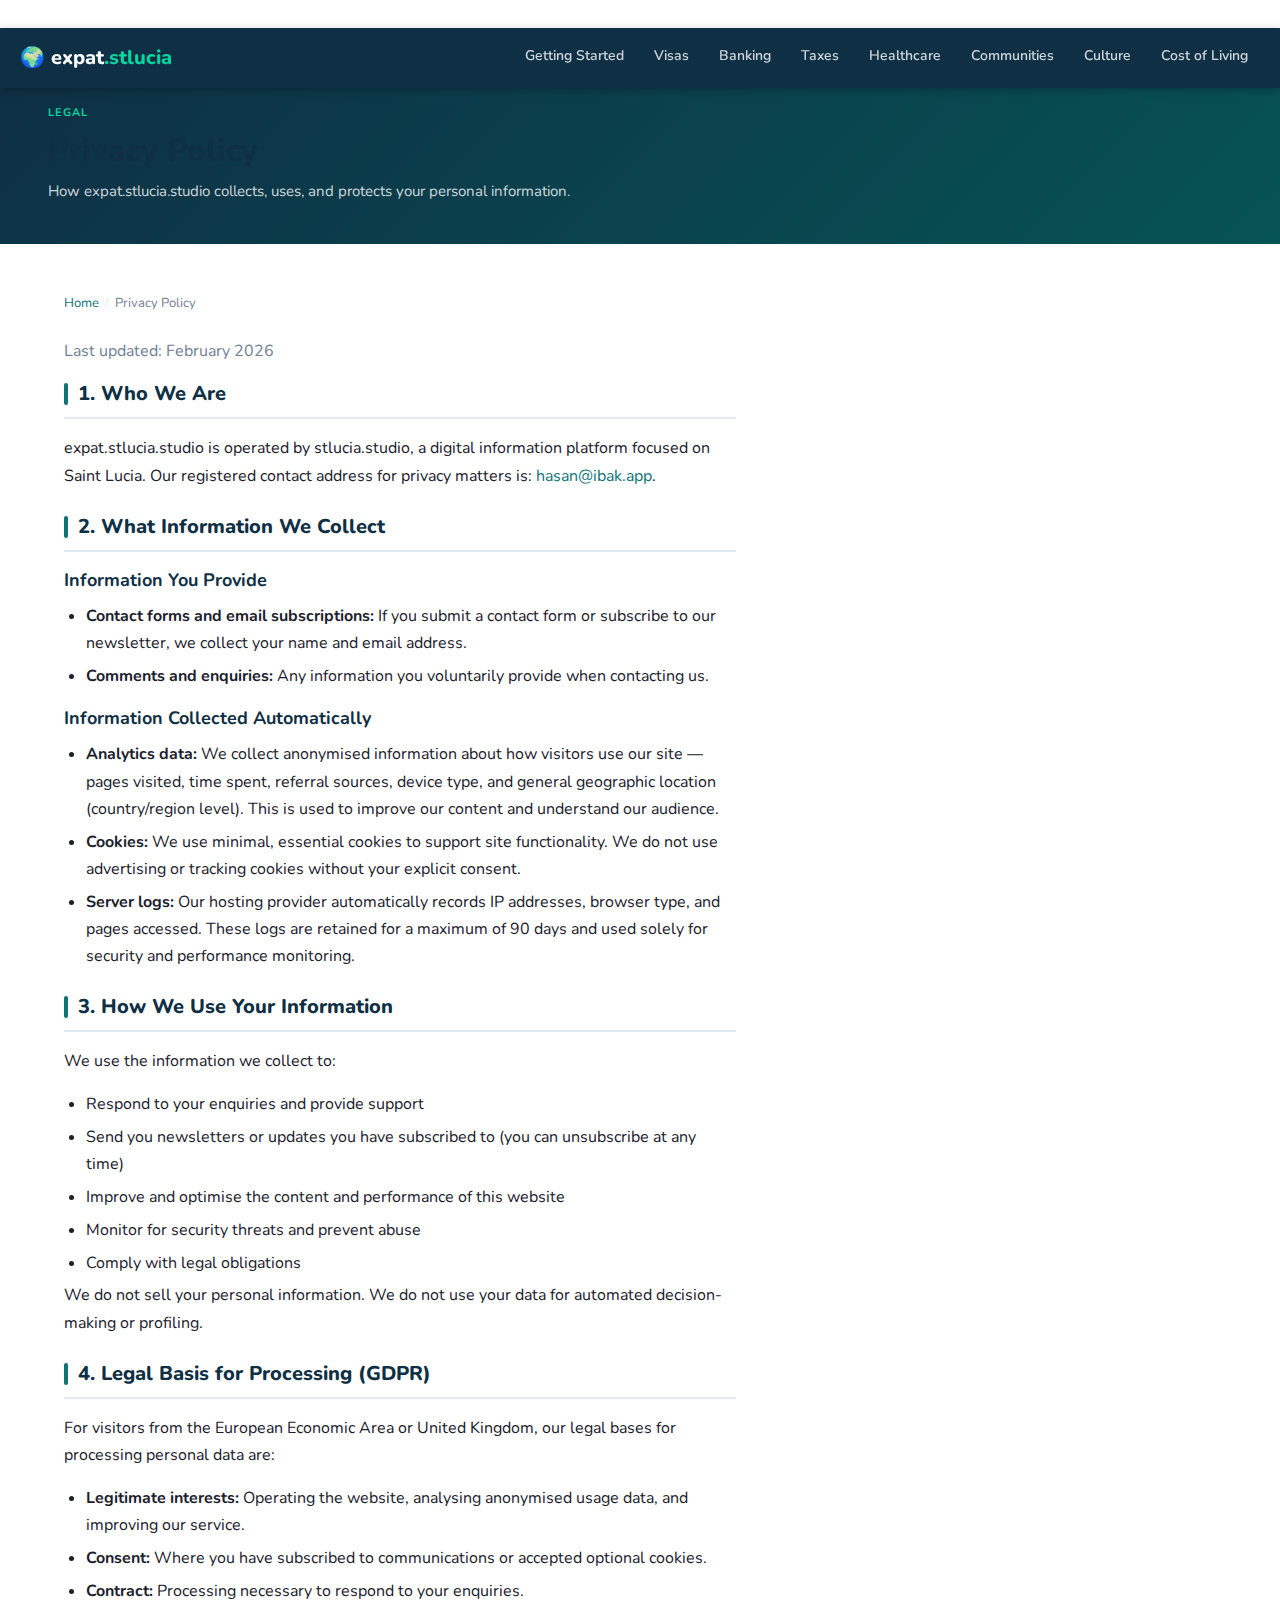
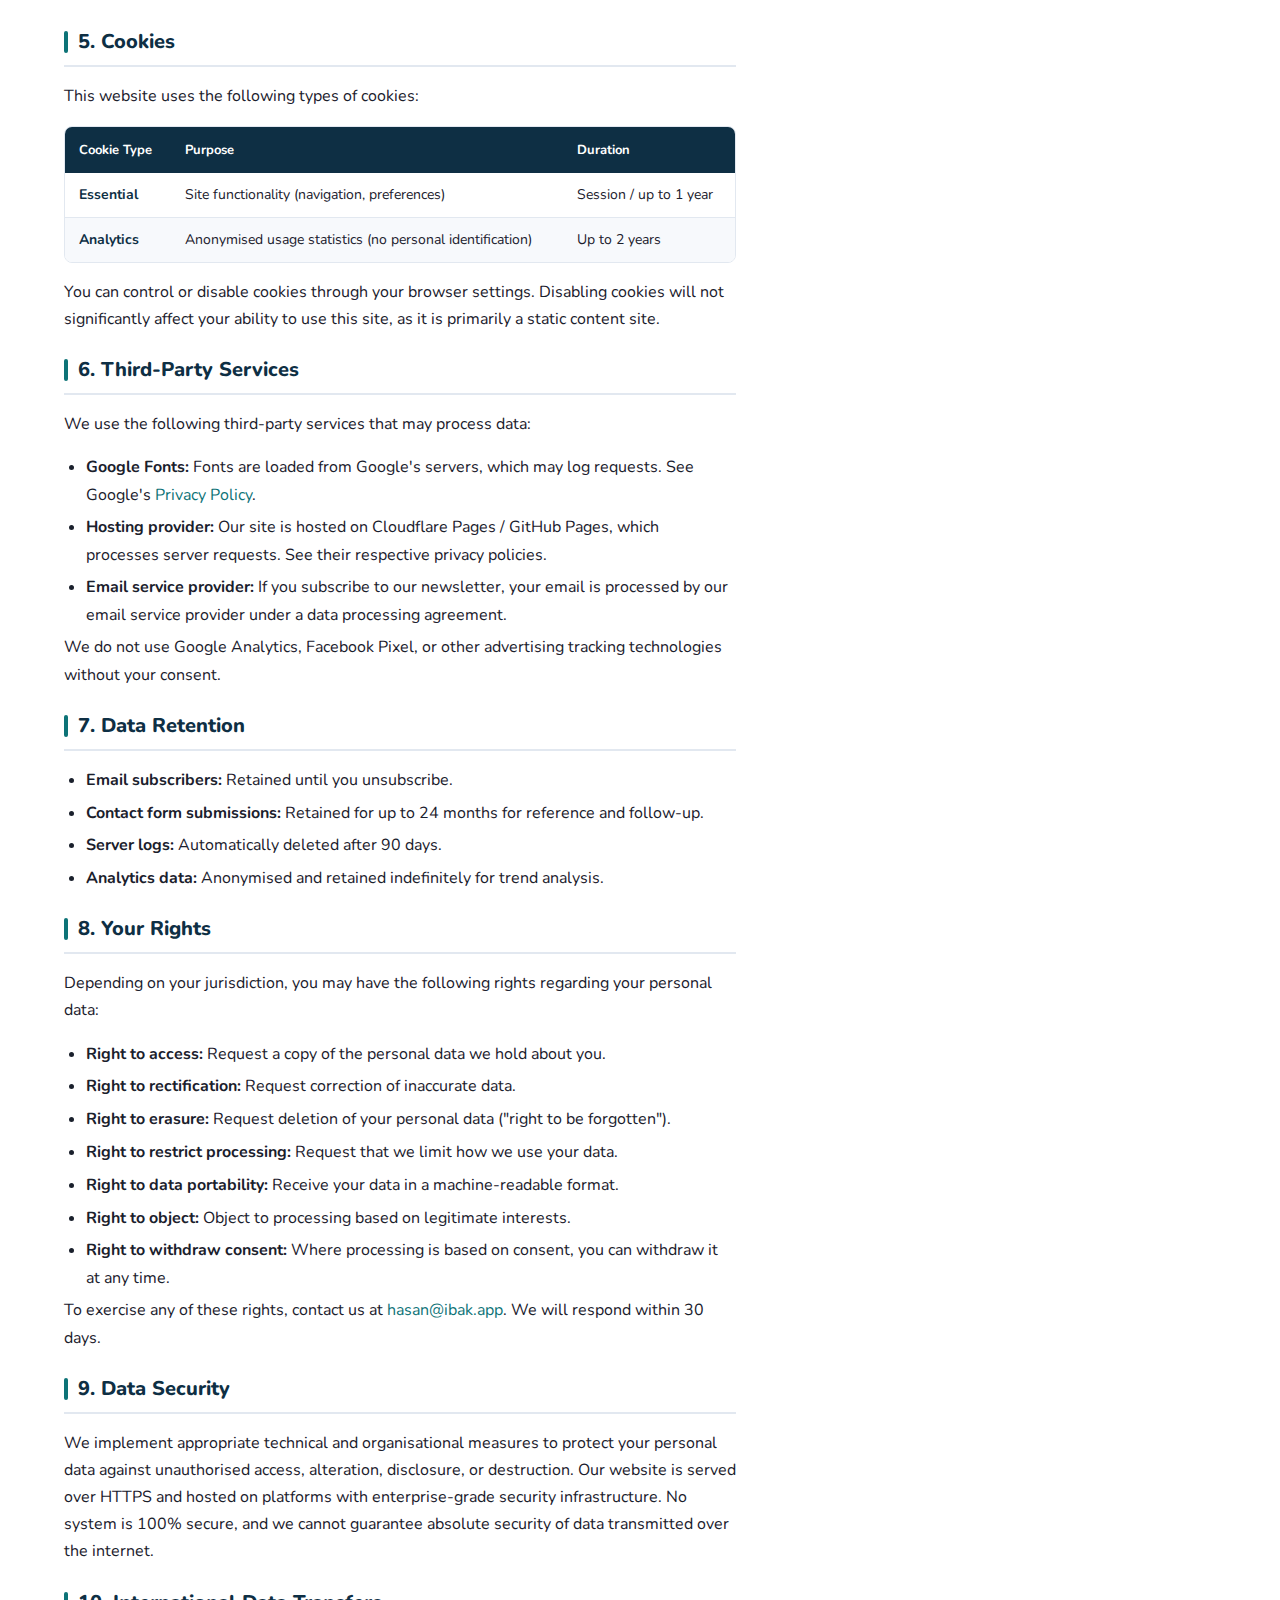
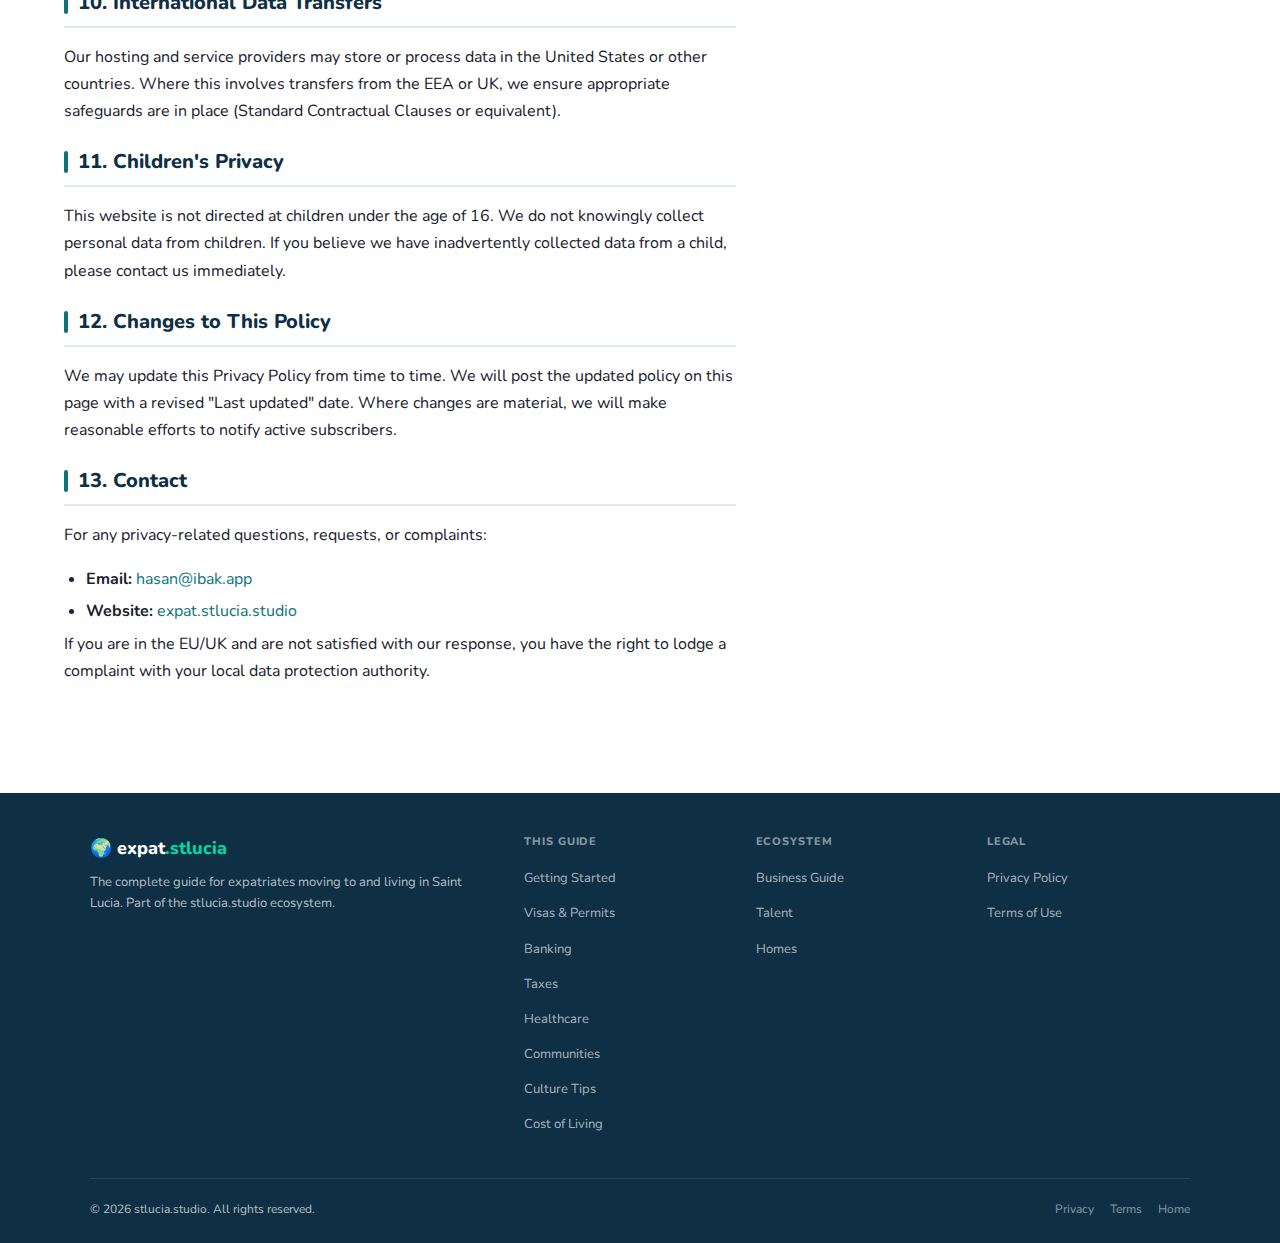
<file: privacy.html>
<!DOCTYPE html>
<html lang="en">
<head>
  <meta charset="UTF-8" />
  <meta name="viewport" content="width=device-width, initial-scale=1.0" />
  <title>Privacy Policy — expat.stlucia.studio</title>
  <meta name="description" content="Privacy policy for expat.stlucia.studio — how we collect, use, and protect your data." />
  <link rel="canonical" href="https://expat.stlucia.studio/privacy.html" />
  <meta name="robots" content="noindex" />

  <link rel="manifest" href="manifest.json" />
  <meta name="theme-color" content="#0D7377" />
  <link rel="stylesheet" href="assets/css/style.css" />

  <!-- Analytics: Plausible -->
  <script defer src="https://plausible.io/js/pa-bzVnsYr3SVTjcja_JFnrT.js"></script>
  <script>window.plausible=window.plausible||function(){(plausible.q=plausible.q||[]).push(arguments)}</script>

  <!-- GA4 + FB Pixel (consent-gated via guide-analytics.js) -->
  <script defer src="/assets/js/guide-analytics.js"></script>
</head>
<body>

<a class="skip-link" href="#main">Skip to main content</a>

<!-- Super Nav -->

<!-- Navbar -->
<header class="navbar" role="banner">
  <a href="index.html" class="navbar__logo">🌍 expat<span>.stlucia</span></a>
  <ul class="navbar__links" role="list">
    <li><a href="getting-started.html">Getting Started</a></li>
    <li><a href="visas-permits.html">Visas</a></li>
    <li><a href="banking.html">Banking</a></li>
    <li><a href="taxes.html">Taxes</a></li>
    <li><a href="healthcare.html">Healthcare</a></li>
    <li><a href="communities.html">Communities</a></li>
    <li><a href="culture-tips.html">Culture</a></li>
    <li><a href="cost-comparison.html">Cost of Living</a></li>
  </ul>
  <button class="navbar__hamburger" aria-label="Open menu" aria-expanded="false">
    <span></span><span></span><span></span>
  </button>
</header>

<nav class="mobile-nav" aria-label="Mobile navigation">
  <a href="getting-started.html">Getting Started</a>
  <a href="visas-permits.html">Visas &amp; Permits</a>
  <a href="banking.html">Banking</a>
  <a href="taxes.html">Taxes</a>
  <a href="healthcare.html">Healthcare</a>
  <a href="communities.html">Communities</a>
  <a href="culture-tips.html">Culture Tips</a>
  <a href="cost-comparison.html">Cost of Living</a>
</nav>

<!-- Page Header -->
<div class="page-header">
  <p class="page-header__eyebrow">Legal</p>
  <h1 class="page-header__title">Privacy Policy</h1>
  <p class="page-header__subtitle">How expat.stlucia.studio collects, uses, and protects your personal information.</p>
</div>

<!-- Layout -->
<div class="page-shell">
  <main id="main" class="main-content" style="max-width:800px;">

    <nav class="breadcrumb" aria-label="Breadcrumb">
      <a href="index.html">Home</a>
      <span class="breadcrumb__sep">/</span>
      <span>Privacy Policy</span>
    </nav>

    <div class="section">
      <p class="text-muted">Last updated: February 2026</p>

      <h2 class="section-title">1. Who We Are</h2>
      <p>expat.stlucia.studio is operated by stlucia.studio, a digital information platform focused on Saint Lucia. Our registered contact address for privacy matters is: <a href="mailto:hasan@ibak.app">hasan@ibak.app</a>.</p>

      <h2 class="section-title mt-24">2. What Information We Collect</h2>

      <h3>Information You Provide</h3>
      <ul>
        <li><strong>Contact forms and email subscriptions:</strong> If you submit a contact form or subscribe to our newsletter, we collect your name and email address.</li>
        <li><strong>Comments and enquiries:</strong> Any information you voluntarily provide when contacting us.</li>
      </ul>

      <h3 class="mt-16">Information Collected Automatically</h3>
      <ul>
        <li><strong>Analytics data:</strong> We collect anonymised information about how visitors use our site — pages visited, time spent, referral sources, device type, and general geographic location (country/region level). This is used to improve our content and understand our audience.</li>
        <li><strong>Cookies:</strong> We use minimal, essential cookies to support site functionality. We do not use advertising or tracking cookies without your explicit consent.</li>
        <li><strong>Server logs:</strong> Our hosting provider automatically records IP addresses, browser type, and pages accessed. These logs are retained for a maximum of 90 days and used solely for security and performance monitoring.</li>
      </ul>

      <h2 class="section-title mt-24">3. How We Use Your Information</h2>
      <p>We use the information we collect to:</p>
      <ul>
        <li>Respond to your enquiries and provide support</li>
        <li>Send you newsletters or updates you have subscribed to (you can unsubscribe at any time)</li>
        <li>Improve and optimise the content and performance of this website</li>
        <li>Monitor for security threats and prevent abuse</li>
        <li>Comply with legal obligations</li>
      </ul>
      <p>We do not sell your personal information. We do not use your data for automated decision-making or profiling.</p>

      <h2 class="section-title mt-24">4. Legal Basis for Processing (GDPR)</h2>
      <p>For visitors from the European Economic Area or United Kingdom, our legal bases for processing personal data are:</p>
      <ul>
        <li><strong>Legitimate interests:</strong> Operating the website, analysing anonymised usage data, and improving our service.</li>
        <li><strong>Consent:</strong> Where you have subscribed to communications or accepted optional cookies.</li>
        <li><strong>Contract:</strong> Processing necessary to respond to your enquiries.</li>
      </ul>

      <h2 class="section-title mt-24">5. Cookies</h2>
      <p>This website uses the following types of cookies:</p>
      <div class="table-wrap">
        <table>
          <thead>
            <tr><th>Cookie Type</th><th>Purpose</th><th>Duration</th></tr>
          </thead>
          <tbody>
            <tr><td class="td-label">Essential</td><td>Site functionality (navigation, preferences)</td><td>Session / up to 1 year</td></tr>
            <tr><td class="td-label">Analytics</td><td>Anonymised usage statistics (no personal identification)</td><td>Up to 2 years</td></tr>
          </tbody>
        </table>
      </div>
      <p class="mt-16">You can control or disable cookies through your browser settings. Disabling cookies will not significantly affect your ability to use this site, as it is primarily a static content site.</p>

      <h2 class="section-title mt-24">6. Third-Party Services</h2>
      <p>We use the following third-party services that may process data:</p>
      <ul>
        <li><strong>Google Fonts:</strong> Fonts are loaded from Google's servers, which may log requests. See Google's <a href="https://policies.google.com/privacy" target="_blank" rel="noopener">Privacy Policy</a>.</li>
        <li><strong>Hosting provider:</strong> Our site is hosted on Cloudflare Pages / GitHub Pages, which processes server requests. See their respective privacy policies.</li>
        <li><strong>Email service provider:</strong> If you subscribe to our newsletter, your email is processed by our email service provider under a data processing agreement.</li>
      </ul>
      <p>We do not use Google Analytics, Facebook Pixel, or other advertising tracking technologies without your consent.</p>

      <h2 class="section-title mt-24">7. Data Retention</h2>
      <ul>
        <li><strong>Email subscribers:</strong> Retained until you unsubscribe.</li>
        <li><strong>Contact form submissions:</strong> Retained for up to 24 months for reference and follow-up.</li>
        <li><strong>Server logs:</strong> Automatically deleted after 90 days.</li>
        <li><strong>Analytics data:</strong> Anonymised and retained indefinitely for trend analysis.</li>
      </ul>

      <h2 class="section-title mt-24">8. Your Rights</h2>
      <p>Depending on your jurisdiction, you may have the following rights regarding your personal data:</p>
      <ul>
        <li><strong>Right to access:</strong> Request a copy of the personal data we hold about you.</li>
        <li><strong>Right to rectification:</strong> Request correction of inaccurate data.</li>
        <li><strong>Right to erasure:</strong> Request deletion of your personal data ("right to be forgotten").</li>
        <li><strong>Right to restrict processing:</strong> Request that we limit how we use your data.</li>
        <li><strong>Right to data portability:</strong> Receive your data in a machine-readable format.</li>
        <li><strong>Right to object:</strong> Object to processing based on legitimate interests.</li>
        <li><strong>Right to withdraw consent:</strong> Where processing is based on consent, you can withdraw it at any time.</li>
      </ul>
      <p>To exercise any of these rights, contact us at <a href="mailto:hasan@ibak.app">hasan@ibak.app</a>. We will respond within 30 days.</p>

      <h2 class="section-title mt-24">9. Data Security</h2>
      <p>We implement appropriate technical and organisational measures to protect your personal data against unauthorised access, alteration, disclosure, or destruction. Our website is served over HTTPS and hosted on platforms with enterprise-grade security infrastructure. No system is 100% secure, and we cannot guarantee absolute security of data transmitted over the internet.</p>

      <h2 class="section-title mt-24">10. International Data Transfers</h2>
      <p>Our hosting and service providers may store or process data in the United States or other countries. Where this involves transfers from the EEA or UK, we ensure appropriate safeguards are in place (Standard Contractual Clauses or equivalent).</p>

      <h2 class="section-title mt-24">11. Children's Privacy</h2>
      <p>This website is not directed at children under the age of 16. We do not knowingly collect personal data from children. If you believe we have inadvertently collected data from a child, please contact us immediately.</p>

      <h2 class="section-title mt-24">12. Changes to This Policy</h2>
      <p>We may update this Privacy Policy from time to time. We will post the updated policy on this page with a revised "Last updated" date. Where changes are material, we will make reasonable efforts to notify active subscribers.</p>

      <h2 class="section-title mt-24">13. Contact</h2>
      <p>For any privacy-related questions, requests, or complaints:</p>
      <ul>
        <li><strong>Email:</strong> <a href="mailto:hasan@ibak.app">hasan@ibak.app</a></li>
        <li><strong>Website:</strong> <a href="https://expat.stlucia.studio">expat.stlucia.studio</a></li>
      </ul>
      <p>If you are in the EU/UK and are not satisfied with our response, you have the right to lodge a complaint with your local data protection authority.</p>
    </div>

  </main>
</div>

<!-- Footer -->
<footer class="footer">
  <div style="max-width:1100px;margin:0 auto;">
    <div class="footer__grid">
      <div class="footer__brand">
        <span class="footer__logo">🌍 expat<span>.stlucia</span></span>
        <p class="footer__desc">The complete guide for expatriates moving to and living in Saint Lucia. Part of the stlucia.studio ecosystem.</p>
      </div>
      <div>
        <div class="footer__col-title">This Guide</div>
        <ul class="footer__links">
          <li><a href="getting-started.html">Getting Started</a></li>
          <li><a href="visas-permits.html">Visas &amp; Permits</a></li>
          <li><a href="banking.html">Banking</a></li>
          <li><a href="taxes.html">Taxes</a></li>
          <li><a href="healthcare.html">Healthcare</a></li>
          <li><a href="communities.html">Communities</a></li>
          <li><a href="culture-tips.html">Culture Tips</a></li>
          <li><a href="cost-comparison.html">Cost of Living</a></li>
        </ul>
      </div>
      <div>
        <div class="footer__col-title">Ecosystem</div>
        <ul class="footer__links">
          <li><a href="https://stlucia.studio">Business Guide</a></li>
          <li><a href="https://talent.stlucia.studio">Talent</a></li>
          <li><a href="https://homes.stlucia.studio">Homes</a></li>
        </ul>
      </div>
      <div>
        <div class="footer__col-title">Legal</div>
        <ul class="footer__links">
          <li><a href="privacy.html">Privacy Policy</a></li>
          <li><a href="terms.html">Terms of Use</a></li>
        </ul>
      </div>
    </div>
    <div class="footer__bottom">
      <span>&copy; <span class="js-year">2026</span> stlucia.studio. All rights reserved.</span>
      <div class="footer__legal-links">
        <a href="privacy.html">Privacy</a>
        <a href="terms.html">Terms</a>
        <a href="index.html">Home</a>
      </div>
    </div>
  </div>
</footer>

<script src="assets/js/app.js"></script>
<script src="/assets/js/guide-analytics.js" defer></script>
</body>
</html>
</file>
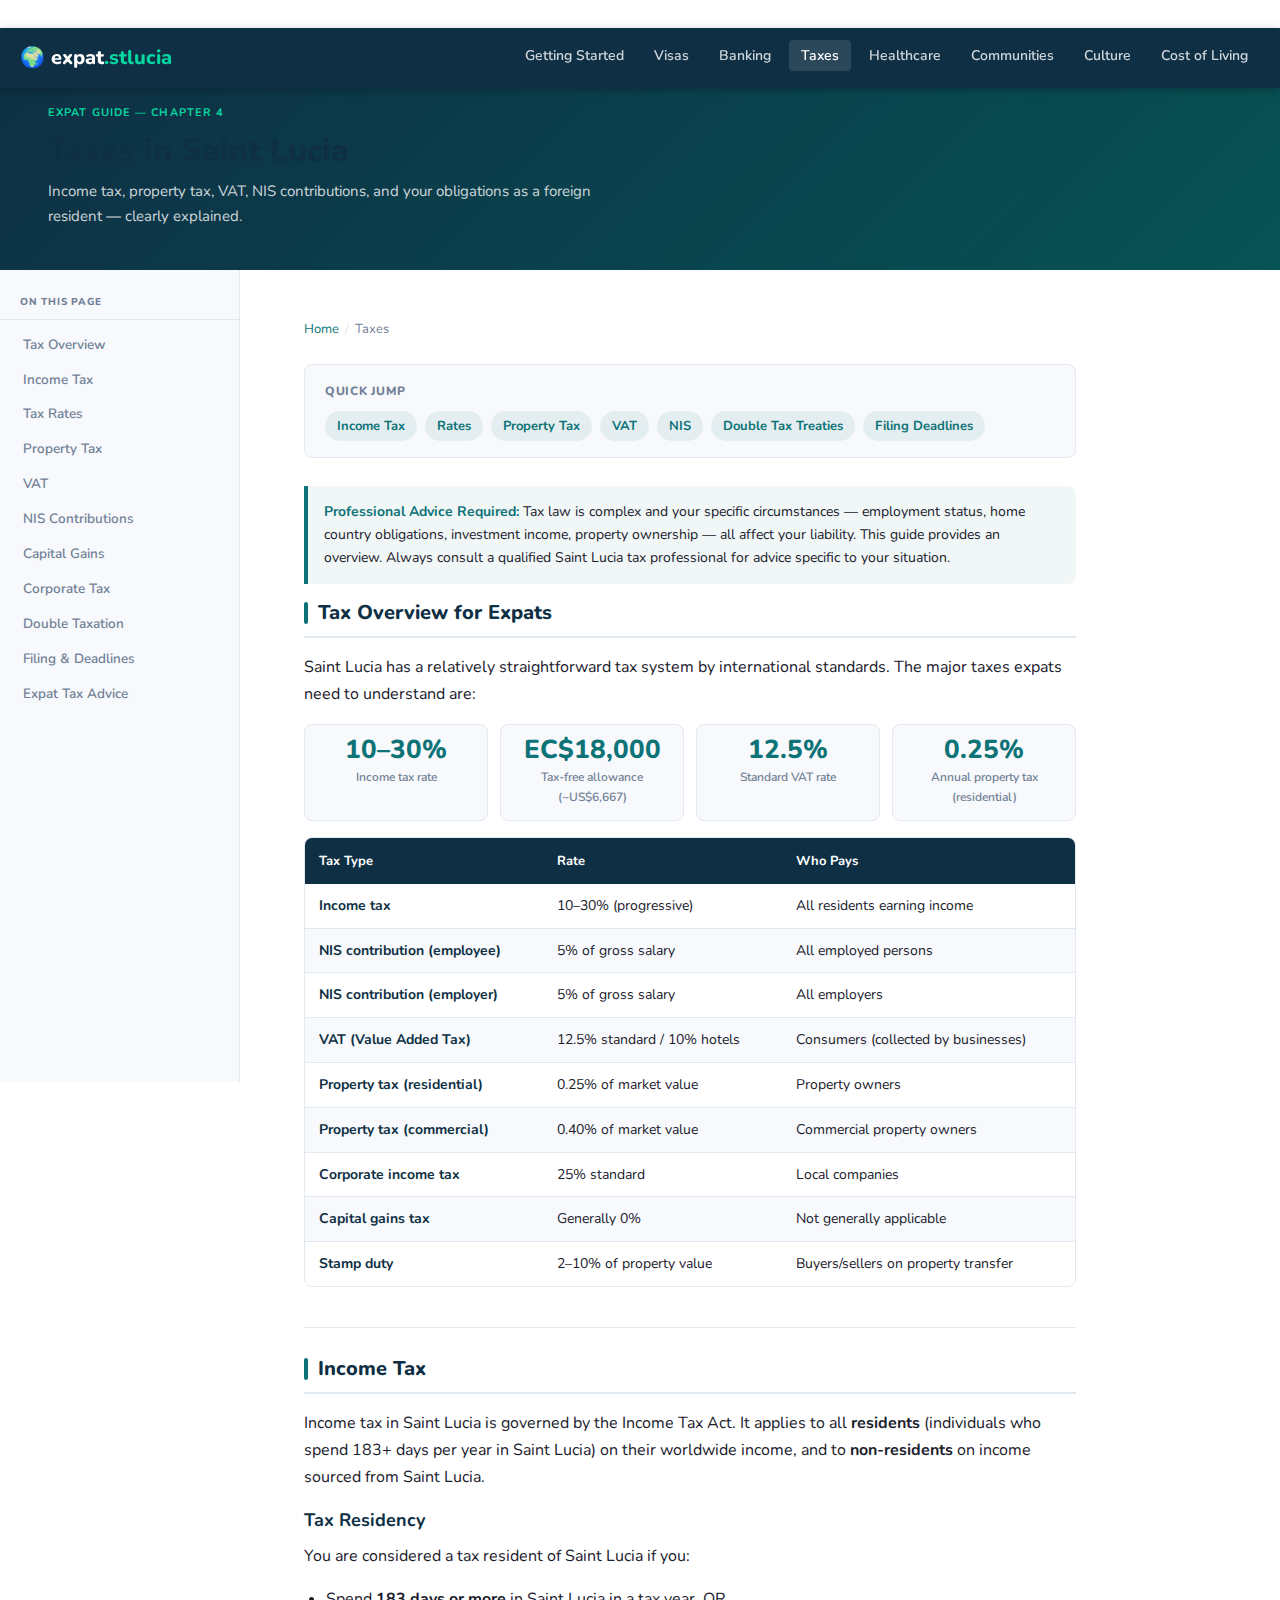
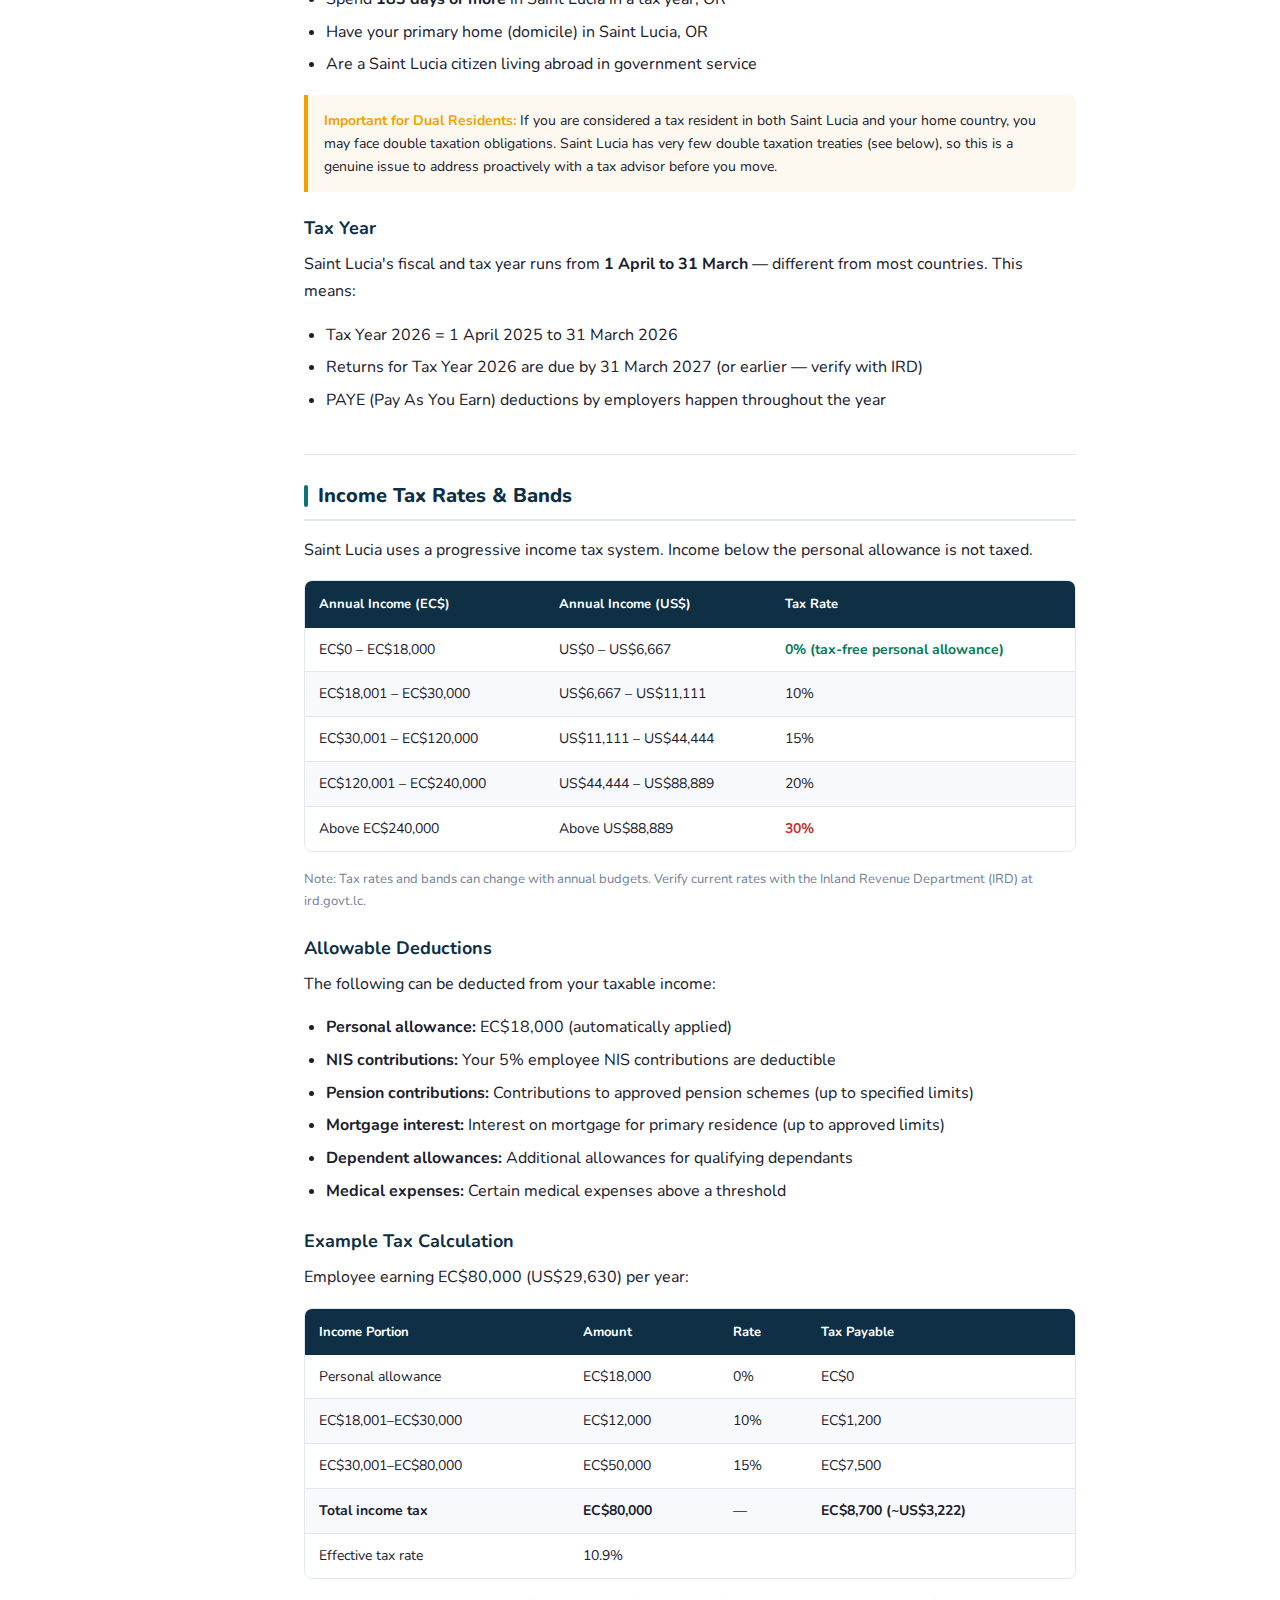
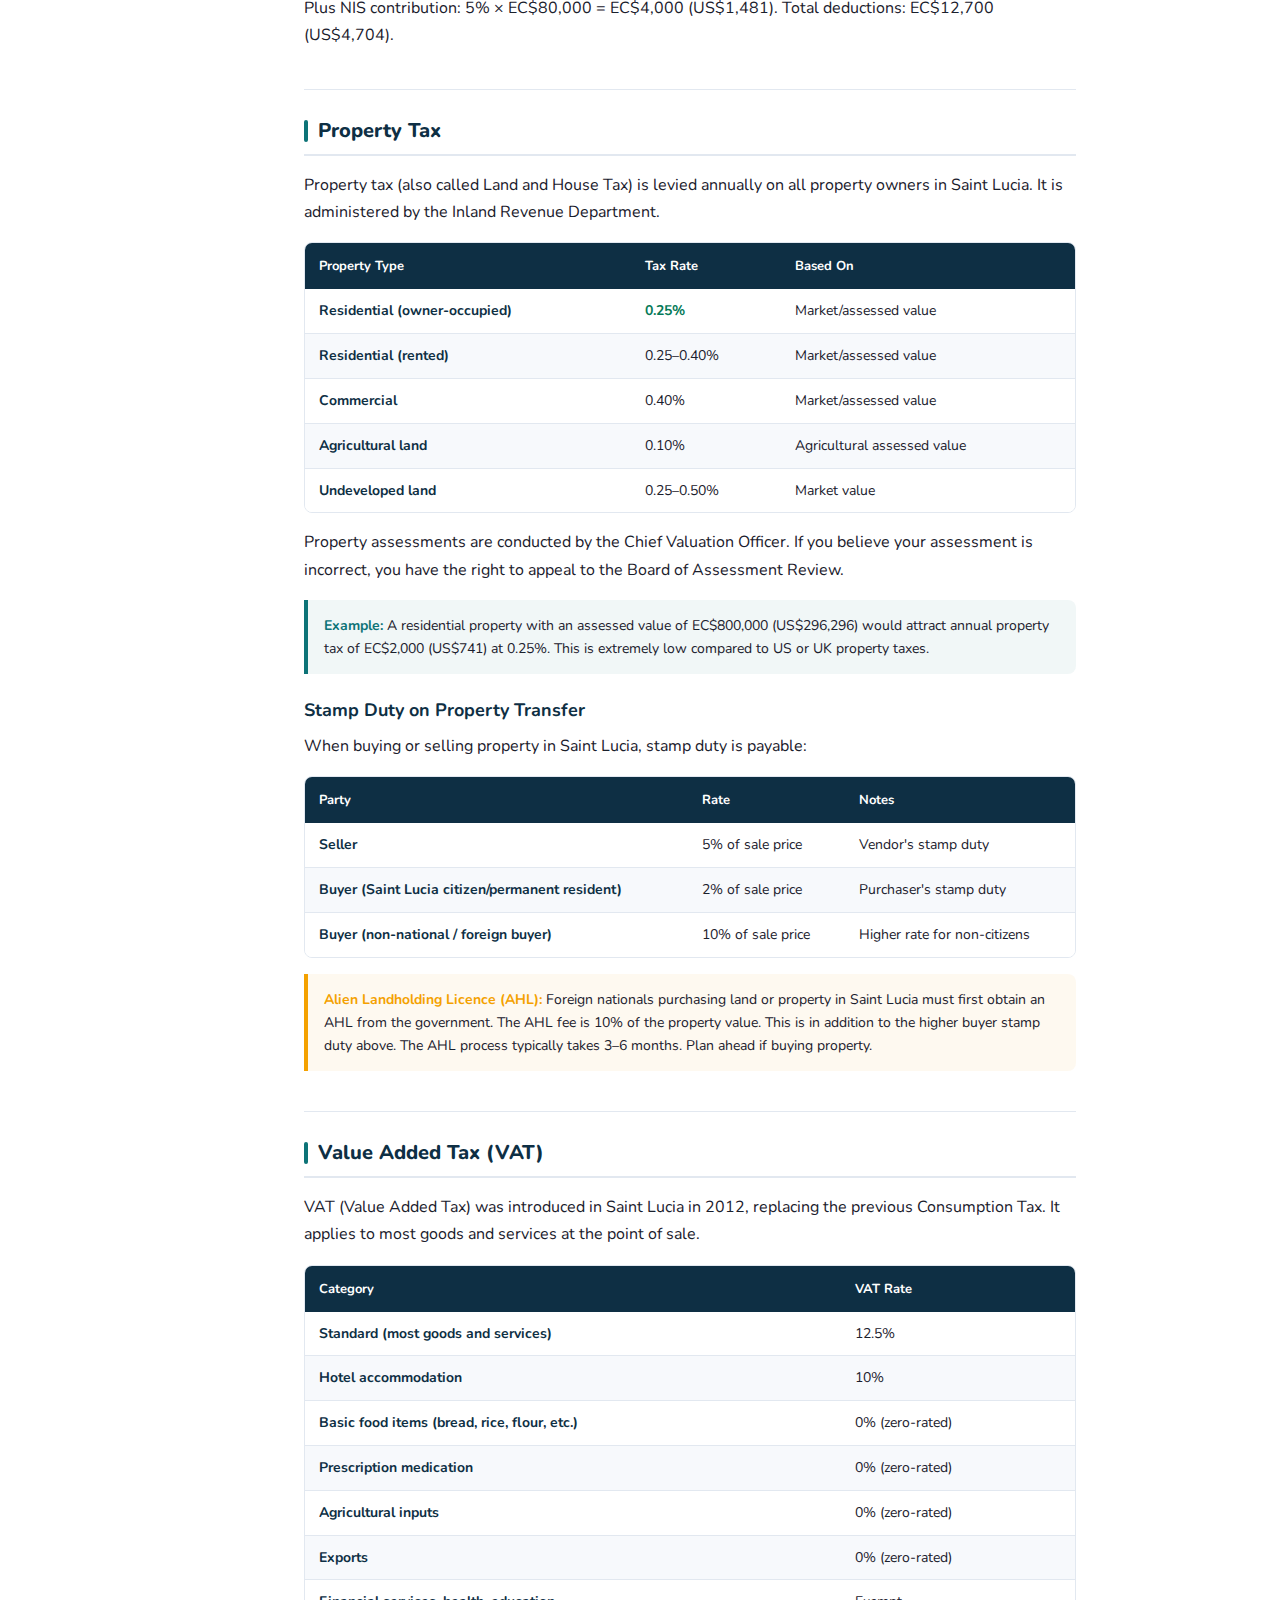
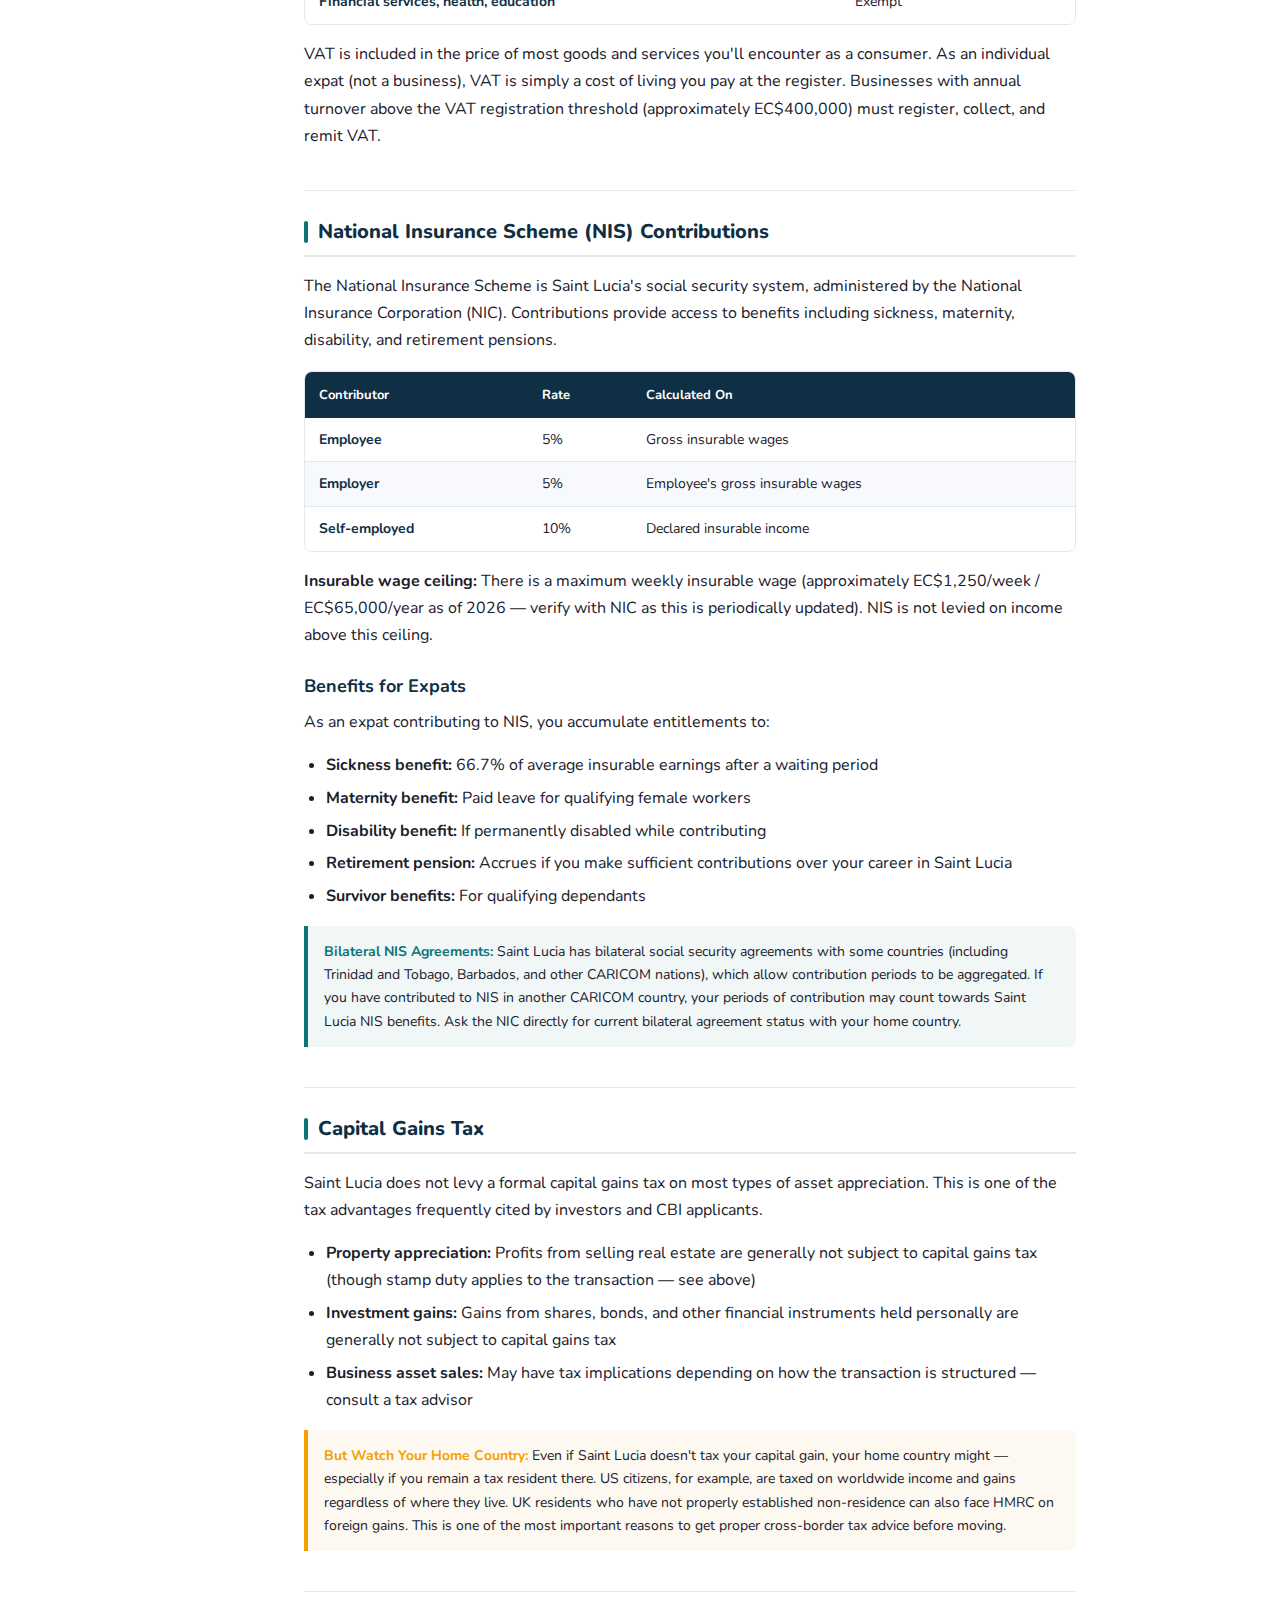
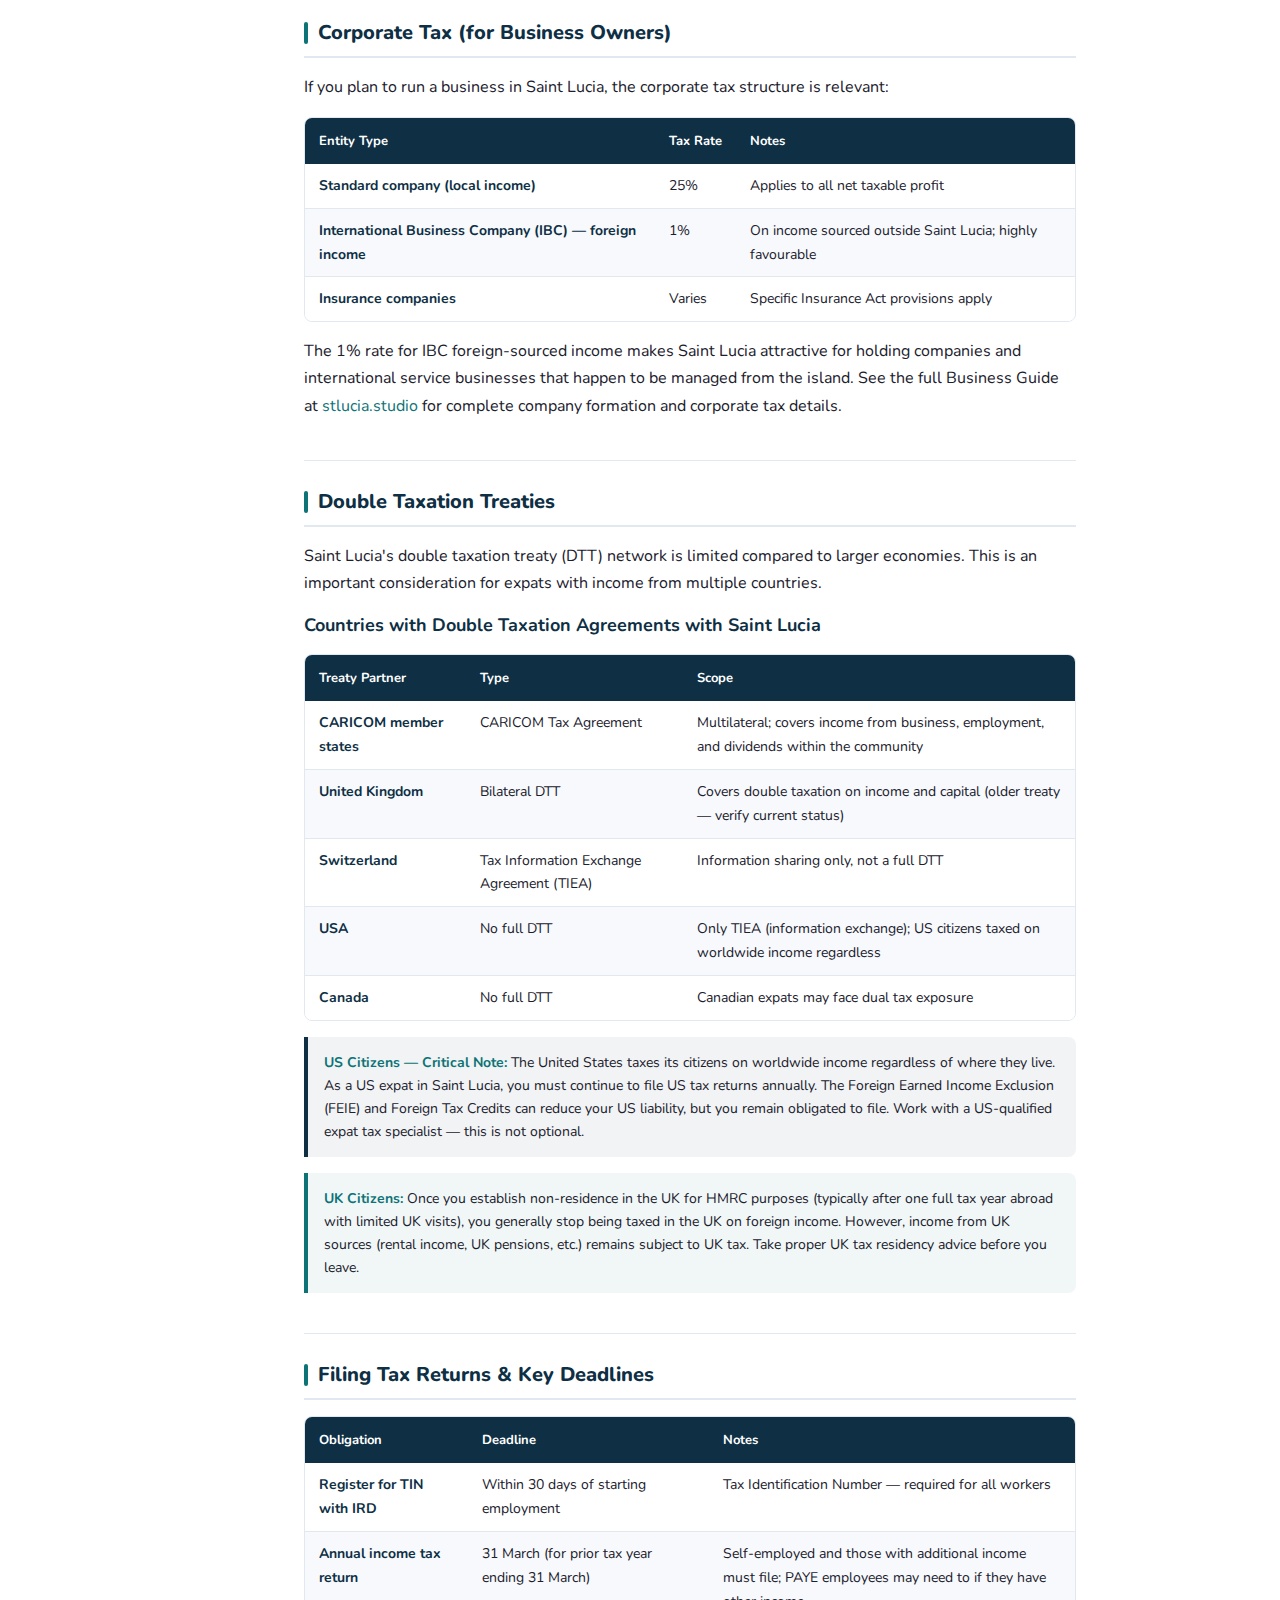
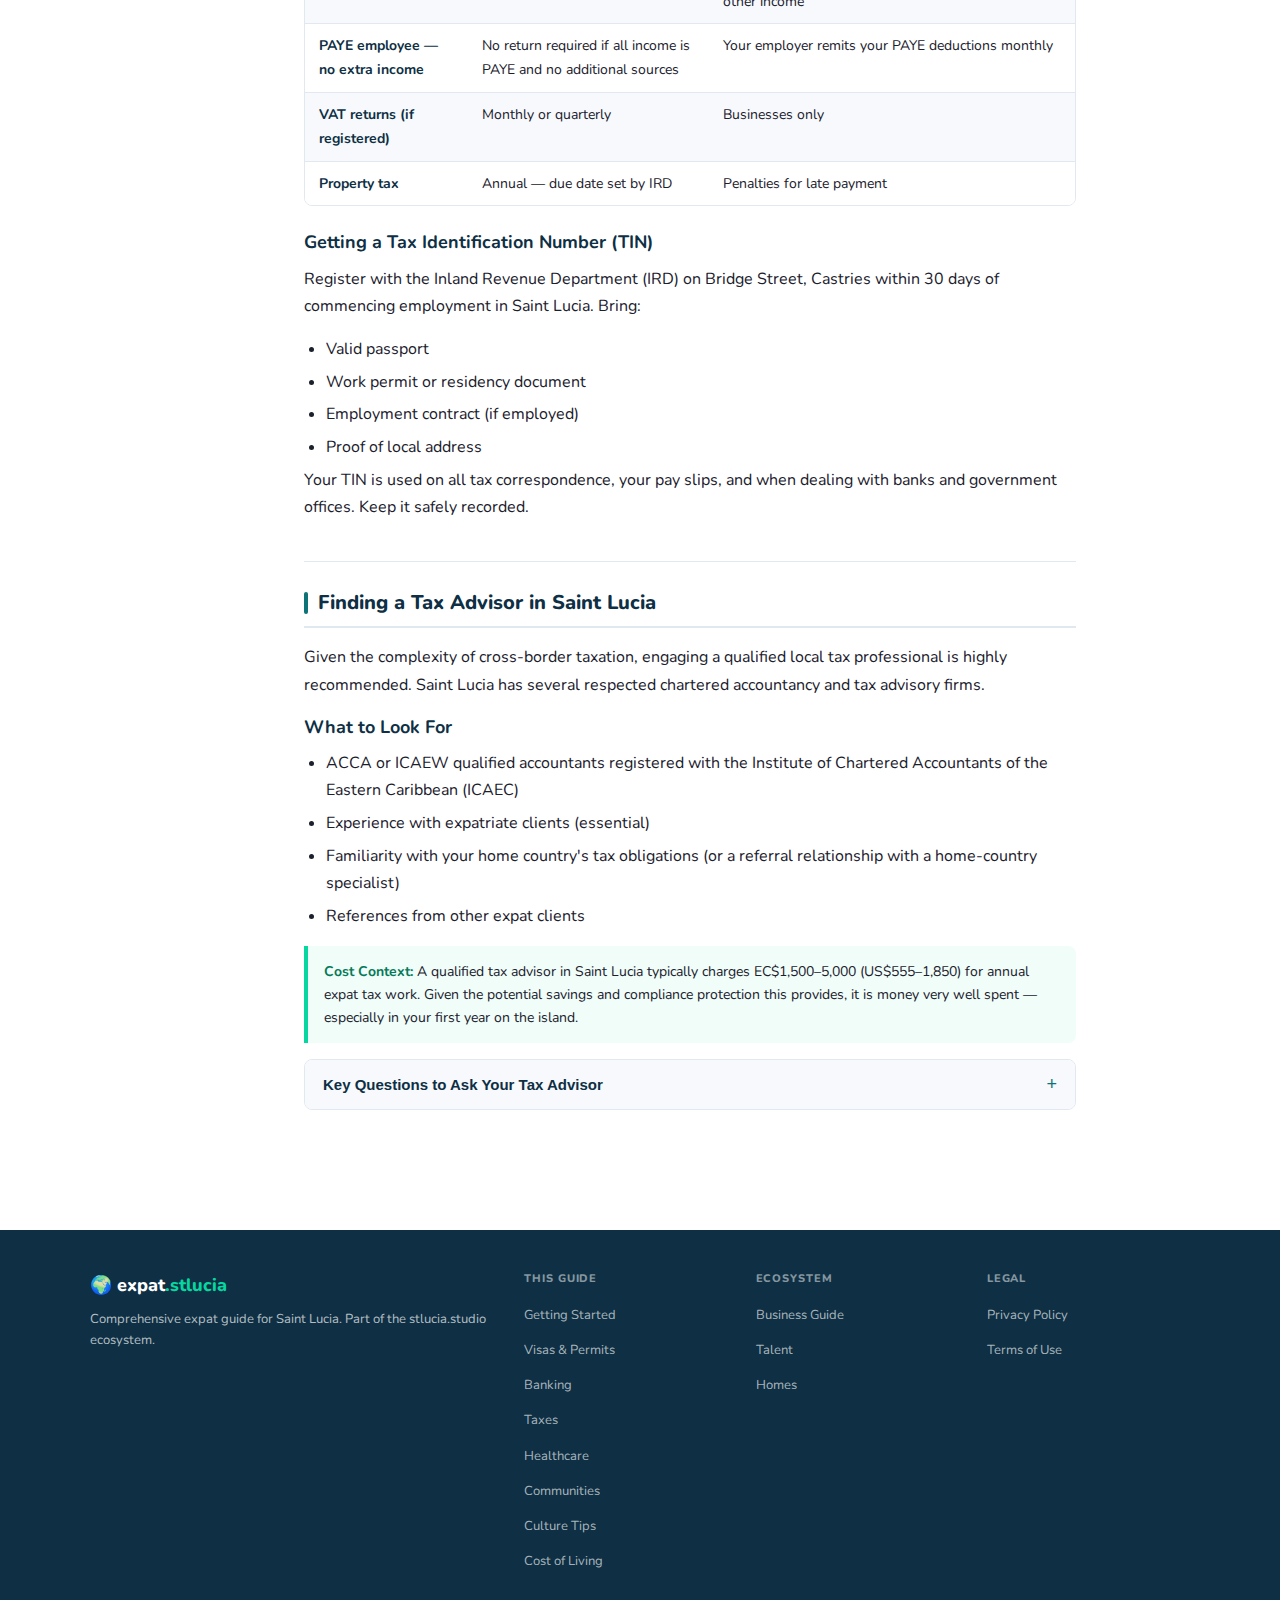
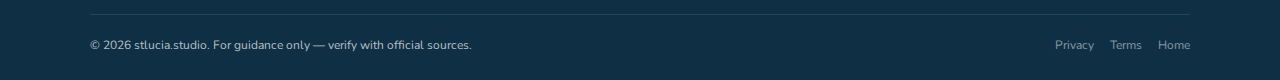
<file: taxes.html>
<!DOCTYPE html>
<html lang="en">
<head>
  <meta charset="UTF-8" />
  <meta name="viewport" content="width=device-width, initial-scale=1.0" />
  <title>Taxes for Expats in Saint Lucia — expat.stlucia.studio</title>
  <meta name="description" content="Complete guide to income tax, property tax, VAT, NIS contributions, and expat tax obligations in Saint Lucia. Tax year April–March, progressive 10–30% income tax." />
  <meta name="keywords" content="Saint Lucia income tax expat, Saint Lucia property tax, NIS contributions Saint Lucia, VAT Saint Lucia, tax year Saint Lucia, expat taxes Caribbean" />
  <link rel="canonical" href="https://expat.stlucia.studio/taxes.html" />

  <meta property="og:type"        content="article" />
  <meta property="og:url"         content="https://expat.stlucia.studio/taxes.html" />
  <meta property="og:title"       content="Tax Guide for Expats in Saint Lucia" />
  <meta property="og:description" content="Income tax rates, property tax, VAT, NIS, double taxation treaties — everything expats need to know about taxes in Saint Lucia." />
  <meta property="og:image"       content="https://expat.stlucia.studio/assets/images/og-taxes.jpg" />
  <meta name="twitter:card"       content="summary_large_image" />

  <link rel="manifest" href="manifest.json" />
  <meta name="theme-color" content="#0D7377" />
  <link rel="stylesheet" href="assets/css/style.css" />

  <!-- Analytics: Plausible -->
  <script defer src="https://plausible.io/js/pa-bzVnsYr3SVTjcja_JFnrT.js"></script>
  <script>window.plausible=window.plausible||function(){(plausible.q=plausible.q||[]).push(arguments)}</script>

  <!-- GA4 + FB Pixel (consent-gated via guide-analytics.js) -->
  <script defer src="/assets/js/guide-analytics.js"></script>
</head>
<body>

<a class="skip-link" href="#main">Skip to main content</a>

<!-- Super Nav -->

<!-- Navbar -->
<header class="navbar" role="banner">
  <a href="index.html" class="navbar__logo">🌍 expat<span>.stlucia</span></a>
  <ul class="navbar__links" role="list">
    <li><a href="getting-started.html">Getting Started</a></li>
    <li><a href="visas-permits.html">Visas</a></li>
    <li><a href="banking.html">Banking</a></li>
    <li><a href="taxes.html" class="active">Taxes</a></li>
    <li><a href="healthcare.html">Healthcare</a></li>
    <li><a href="communities.html">Communities</a></li>
    <li><a href="culture-tips.html">Culture</a></li>
    <li><a href="cost-comparison.html">Cost of Living</a></li>
  </ul>
  <button class="navbar__hamburger" aria-label="Open menu" aria-expanded="false">
    <span></span><span></span><span></span>
  </button>
</header>

<nav class="mobile-nav" aria-label="Mobile navigation">
  <a href="getting-started.html">Getting Started</a>
  <a href="visas-permits.html">Visas &amp; Permits</a>
  <a href="banking.html">Banking</a>
  <a href="taxes.html" class="active">Taxes</a>
  <a href="healthcare.html">Healthcare</a>
  <a href="communities.html">Communities</a>
  <a href="culture-tips.html">Culture Tips</a>
  <a href="cost-comparison.html">Cost of Living</a>
</nav>

<!-- Page Header -->
<div class="page-header">
  <p class="page-header__eyebrow">Expat Guide — Chapter 4</p>
  <h1 class="page-header__title">Taxes in Saint Lucia</h1>
  <p class="page-header__subtitle">Income tax, property tax, VAT, NIS contributions, and your obligations as a foreign resident — clearly explained.</p>
</div>

<!-- Layout -->
<div class="page-shell">
  <nav class="sidebar" aria-label="Page navigation">
    <div class="sidebar__title">On This Page</div>
    <a href="#overview">Tax Overview</a>
    <a href="#income-tax">Income Tax</a>
    <a href="#tax-rates">Tax Rates</a>
    <a href="#property-tax">Property Tax</a>
    <a href="#vat">VAT</a>
    <a href="#nis">NIS Contributions</a>
    <a href="#capital-gains">Capital Gains</a>
    <a href="#corporate-tax">Corporate Tax</a>
    <a href="#double-taxation">Double Taxation</a>
    <a href="#filing">Filing &amp; Deadlines</a>
    <a href="#advice">Expat Tax Advice</a>
  </nav>

  <main id="main" class="main-content">

    <nav class="breadcrumb" aria-label="Breadcrumb">
      <a href="index.html">Home</a>
      <span class="breadcrumb__sep">/</span>
      <span>Taxes</span>
    </nav>

    <div class="quick-nav">
      <div class="quick-nav__title">Quick Jump</div>
      <div class="quick-nav__links">
        <a href="#income-tax">Income Tax</a>
        <a href="#tax-rates">Rates</a>
        <a href="#property-tax">Property Tax</a>
        <a href="#vat">VAT</a>
        <a href="#nis">NIS</a>
        <a href="#double-taxation">Double Tax Treaties</a>
        <a href="#filing">Filing Deadlines</a>
      </div>
    </div>

    <div class="tip-box">
      <strong>Professional Advice Required:</strong> Tax law is complex and your specific circumstances — employment status, home country obligations, investment income, property ownership — all affect your liability. This guide provides an overview. Always consult a qualified Saint Lucia tax professional for advice specific to your situation.
    </div>

    <!-- Overview -->
    <div class="section" id="overview">
      <h2 class="section-title">Tax Overview for Expats</h2>
      <p>Saint Lucia has a relatively straightforward tax system by international standards. The major taxes expats need to understand are:</p>

      <div class="stat-row">
        <div class="stat-badge">
          <div class="stat-badge__value">10–30%</div>
          <div class="stat-badge__label">Income tax rate</div>
        </div>
        <div class="stat-badge">
          <div class="stat-badge__value">EC$18,000</div>
          <div class="stat-badge__label">Tax-free allowance (~US$6,667)</div>
        </div>
        <div class="stat-badge">
          <div class="stat-badge__value">12.5%</div>
          <div class="stat-badge__label">Standard VAT rate</div>
        </div>
        <div class="stat-badge">
          <div class="stat-badge__value">0.25%</div>
          <div class="stat-badge__label">Annual property tax (residential)</div>
        </div>
      </div>

      <div class="table-wrap mt-16">
        <table>
          <thead>
            <tr><th>Tax Type</th><th>Rate</th><th>Who Pays</th></tr>
          </thead>
          <tbody>
            <tr><td class="td-label">Income tax</td><td>10–30% (progressive)</td><td>All residents earning income</td></tr>
            <tr><td class="td-label">NIS contribution (employee)</td><td>5% of gross salary</td><td>All employed persons</td></tr>
            <tr><td class="td-label">NIS contribution (employer)</td><td>5% of gross salary</td><td>All employers</td></tr>
            <tr><td class="td-label">VAT (Value Added Tax)</td><td>12.5% standard / 10% hotels</td><td>Consumers (collected by businesses)</td></tr>
            <tr><td class="td-label">Property tax (residential)</td><td>0.25% of market value</td><td>Property owners</td></tr>
            <tr><td class="td-label">Property tax (commercial)</td><td>0.40% of market value</td><td>Commercial property owners</td></tr>
            <tr><td class="td-label">Corporate income tax</td><td>25% standard</td><td>Local companies</td></tr>
            <tr><td class="td-label">Capital gains tax</td><td>Generally 0%</td><td>Not generally applicable</td></tr>
            <tr><td class="td-label">Stamp duty</td><td>2–10% of property value</td><td>Buyers/sellers on property transfer</td></tr>
          </tbody>
        </table>
      </div>
    </div>

    <hr class="divider" />

    <!-- Income Tax -->
    <div class="section" id="income-tax">
      <h2 class="section-title">Income Tax</h2>
      <p>Income tax in Saint Lucia is governed by the Income Tax Act. It applies to all <strong>residents</strong> (individuals who spend 183+ days per year in Saint Lucia) on their worldwide income, and to <strong>non-residents</strong> on income sourced from Saint Lucia.</p>

      <h3>Tax Residency</h3>
      <p>You are considered a tax resident of Saint Lucia if you:</p>
      <ul>
        <li>Spend <strong>183 days or more</strong> in Saint Lucia in a tax year, OR</li>
        <li>Have your primary home (domicile) in Saint Lucia, OR</li>
        <li>Are a Saint Lucia citizen living abroad in government service</li>
      </ul>

      <div class="tip-box tip-box--gold">
        <strong>Important for Dual Residents:</strong> If you are considered a tax resident in both Saint Lucia and your home country, you may face double taxation obligations. Saint Lucia has very few double taxation treaties (see below), so this is a genuine issue to address proactively with a tax advisor before you move.
      </div>

      <h3 class="mt-24">Tax Year</h3>
      <p>Saint Lucia's fiscal and tax year runs from <strong>1 April to 31 March</strong> — different from most countries. This means:</p>
      <ul>
        <li>Tax Year 2026 = 1 April 2025 to 31 March 2026</li>
        <li>Returns for Tax Year 2026 are due by 31 March 2027 (or earlier — verify with IRD)</li>
        <li>PAYE (Pay As You Earn) deductions by employers happen throughout the year</li>
      </ul>
    </div>

    <hr class="divider" />

    <!-- Tax Rates -->
    <div class="section" id="tax-rates">
      <h2 class="section-title">Income Tax Rates &amp; Bands</h2>
      <p>Saint Lucia uses a progressive income tax system. Income below the personal allowance is not taxed.</p>

      <div class="table-wrap">
        <table>
          <thead>
            <tr><th>Annual Income (EC$)</th><th>Annual Income (US$)</th><th>Tax Rate</th></tr>
          </thead>
          <tbody>
            <tr><td>EC$0 – EC$18,000</td><td>US$0 – US$6,667</td><td class="td-good">0% (tax-free personal allowance)</td></tr>
            <tr><td>EC$18,001 – EC$30,000</td><td>US$6,667 – US$11,111</td><td>10%</td></tr>
            <tr><td>EC$30,001 – EC$120,000</td><td>US$11,111 – US$44,444</td><td>15%</td></tr>
            <tr><td>EC$120,001 – EC$240,000</td><td>US$44,444 – US$88,889</td><td>20%</td></tr>
            <tr><td>Above EC$240,000</td><td>Above US$88,889</td><td class="td-bad">30%</td></tr>
          </tbody>
        </table>
      </div>

      <p class="text-muted" style="font-size:13px;margin-top:8px;">Note: Tax rates and bands can change with annual budgets. Verify current rates with the Inland Revenue Department (IRD) at ird.govt.lc.</p>

      <h3 class="mt-24">Allowable Deductions</h3>
      <p>The following can be deducted from your taxable income:</p>
      <ul>
        <li><strong>Personal allowance:</strong> EC$18,000 (automatically applied)</li>
        <li><strong>NIS contributions:</strong> Your 5% employee NIS contributions are deductible</li>
        <li><strong>Pension contributions:</strong> Contributions to approved pension schemes (up to specified limits)</li>
        <li><strong>Mortgage interest:</strong> Interest on mortgage for primary residence (up to approved limits)</li>
        <li><strong>Dependent allowances:</strong> Additional allowances for qualifying dependants</li>
        <li><strong>Medical expenses:</strong> Certain medical expenses above a threshold</li>
      </ul>

      <h3 class="mt-24">Example Tax Calculation</h3>
      <p>Employee earning EC$80,000 (US$29,630) per year:</p>
      <div class="table-wrap">
        <table>
          <thead>
            <tr><th>Income Portion</th><th>Amount</th><th>Rate</th><th>Tax Payable</th></tr>
          </thead>
          <tbody>
            <tr><td>Personal allowance</td><td>EC$18,000</td><td>0%</td><td>EC$0</td></tr>
            <tr><td>EC$18,001–EC$30,000</td><td>EC$12,000</td><td>10%</td><td>EC$1,200</td></tr>
            <tr><td>EC$30,001–EC$80,000</td><td>EC$50,000</td><td>15%</td><td>EC$7,500</td></tr>
            <tr><td><strong>Total income tax</strong></td><td><strong>EC$80,000</strong></td><td>—</td><td><strong>EC$8,700 (~US$3,222)</strong></td></tr>
            <tr><td>Effective tax rate</td><td colspan="3">10.9%</td></tr>
          </tbody>
        </table>
      </div>
      <p>Plus NIS contribution: 5% × EC$80,000 = EC$4,000 (US$1,481). Total deductions: EC$12,700 (US$4,704).</p>
    </div>

    <hr class="divider" />

    <!-- Property Tax -->
    <div class="section" id="property-tax">
      <h2 class="section-title">Property Tax</h2>
      <p>Property tax (also called Land and House Tax) is levied annually on all property owners in Saint Lucia. It is administered by the Inland Revenue Department.</p>

      <div class="table-wrap">
        <table>
          <thead>
            <tr><th>Property Type</th><th>Tax Rate</th><th>Based On</th></tr>
          </thead>
          <tbody>
            <tr><td class="td-label">Residential (owner-occupied)</td><td class="td-good">0.25%</td><td>Market/assessed value</td></tr>
            <tr><td class="td-label">Residential (rented)</td><td>0.25–0.40%</td><td>Market/assessed value</td></tr>
            <tr><td class="td-label">Commercial</td><td>0.40%</td><td>Market/assessed value</td></tr>
            <tr><td class="td-label">Agricultural land</td><td>0.10%</td><td>Agricultural assessed value</td></tr>
            <tr><td class="td-label">Undeveloped land</td><td>0.25–0.50%</td><td>Market value</td></tr>
          </tbody>
        </table>
      </div>

      <p>Property assessments are conducted by the Chief Valuation Officer. If you believe your assessment is incorrect, you have the right to appeal to the Board of Assessment Review.</p>

      <div class="tip-box">
        <strong>Example:</strong> A residential property with an assessed value of EC$800,000 (US$296,296) would attract annual property tax of EC$2,000 (US$741) at 0.25%. This is extremely low compared to US or UK property taxes.
      </div>

      <h3 class="mt-24">Stamp Duty on Property Transfer</h3>
      <p>When buying or selling property in Saint Lucia, stamp duty is payable:</p>
      <div class="table-wrap">
        <table>
          <thead>
            <tr><th>Party</th><th>Rate</th><th>Notes</th></tr>
          </thead>
          <tbody>
            <tr><td class="td-label">Seller</td><td>5% of sale price</td><td>Vendor's stamp duty</td></tr>
            <tr><td class="td-label">Buyer (Saint Lucia citizen/permanent resident)</td><td>2% of sale price</td><td>Purchaser's stamp duty</td></tr>
            <tr><td class="td-label">Buyer (non-national / foreign buyer)</td><td>10% of sale price</td><td>Higher rate for non-citizens</td></tr>
          </tbody>
        </table>
      </div>

      <div class="tip-box tip-box--gold">
        <strong>Alien Landholding Licence (AHL):</strong> Foreign nationals purchasing land or property in Saint Lucia must first obtain an AHL from the government. The AHL fee is 10% of the property value. This is in addition to the higher buyer stamp duty above. The AHL process typically takes 3–6 months. Plan ahead if buying property.
      </div>
    </div>

    <hr class="divider" />

    <!-- VAT -->
    <div class="section" id="vat">
      <h2 class="section-title">Value Added Tax (VAT)</h2>
      <p>VAT (Value Added Tax) was introduced in Saint Lucia in 2012, replacing the previous Consumption Tax. It applies to most goods and services at the point of sale.</p>

      <div class="table-wrap">
        <table>
          <thead>
            <tr><th>Category</th><th>VAT Rate</th></tr>
          </thead>
          <tbody>
            <tr><td class="td-label">Standard (most goods and services)</td><td>12.5%</td></tr>
            <tr><td class="td-label">Hotel accommodation</td><td>10%</td></tr>
            <tr><td class="td-label">Basic food items (bread, rice, flour, etc.)</td><td>0% (zero-rated)</td></tr>
            <tr><td class="td-label">Prescription medication</td><td>0% (zero-rated)</td></tr>
            <tr><td class="td-label">Agricultural inputs</td><td>0% (zero-rated)</td></tr>
            <tr><td class="td-label">Exports</td><td>0% (zero-rated)</td></tr>
            <tr><td class="td-label">Financial services, health, education</td><td>Exempt</td></tr>
          </tbody>
        </table>
      </div>

      <p>VAT is included in the price of most goods and services you'll encounter as a consumer. As an individual expat (not a business), VAT is simply a cost of living you pay at the register. Businesses with annual turnover above the VAT registration threshold (approximately EC$400,000) must register, collect, and remit VAT.</p>
    </div>

    <hr class="divider" />

    <!-- NIS -->
    <div class="section" id="nis">
      <h2 class="section-title">National Insurance Scheme (NIS) Contributions</h2>
      <p>The National Insurance Scheme is Saint Lucia's social security system, administered by the National Insurance Corporation (NIC). Contributions provide access to benefits including sickness, maternity, disability, and retirement pensions.</p>

      <div class="table-wrap">
        <table>
          <thead>
            <tr><th>Contributor</th><th>Rate</th><th>Calculated On</th></tr>
          </thead>
          <tbody>
            <tr><td class="td-label">Employee</td><td>5%</td><td>Gross insurable wages</td></tr>
            <tr><td class="td-label">Employer</td><td>5%</td><td>Employee's gross insurable wages</td></tr>
            <tr><td class="td-label">Self-employed</td><td>10%</td><td>Declared insurable income</td></tr>
          </tbody>
        </table>
      </div>

      <p><strong>Insurable wage ceiling:</strong> There is a maximum weekly insurable wage (approximately EC$1,250/week / EC$65,000/year as of 2026 — verify with NIC as this is periodically updated). NIS is not levied on income above this ceiling.</p>

      <h3 class="mt-24">Benefits for Expats</h3>
      <p>As an expat contributing to NIS, you accumulate entitlements to:</p>
      <ul>
        <li><strong>Sickness benefit:</strong> 66.7% of average insurable earnings after a waiting period</li>
        <li><strong>Maternity benefit:</strong> Paid leave for qualifying female workers</li>
        <li><strong>Disability benefit:</strong> If permanently disabled while contributing</li>
        <li><strong>Retirement pension:</strong> Accrues if you make sufficient contributions over your career in Saint Lucia</li>
        <li><strong>Survivor benefits:</strong> For qualifying dependants</li>
      </ul>

      <div class="tip-box">
        <strong>Bilateral NIS Agreements:</strong> Saint Lucia has bilateral social security agreements with some countries (including Trinidad and Tobago, Barbados, and other CARICOM nations), which allow contribution periods to be aggregated. If you have contributed to NIS in another CARICOM country, your periods of contribution may count towards Saint Lucia NIS benefits. Ask the NIC directly for current bilateral agreement status with your home country.
      </div>
    </div>

    <hr class="divider" />

    <!-- Capital Gains -->
    <div class="section" id="capital-gains">
      <h2 class="section-title">Capital Gains Tax</h2>
      <p>Saint Lucia does not levy a formal capital gains tax on most types of asset appreciation. This is one of the tax advantages frequently cited by investors and CBI applicants.</p>

      <ul>
        <li><strong>Property appreciation:</strong> Profits from selling real estate are generally not subject to capital gains tax (though stamp duty applies to the transaction — see above)</li>
        <li><strong>Investment gains:</strong> Gains from shares, bonds, and other financial instruments held personally are generally not subject to capital gains tax</li>
        <li><strong>Business asset sales:</strong> May have tax implications depending on how the transaction is structured — consult a tax advisor</li>
      </ul>

      <div class="tip-box tip-box--gold">
        <strong>But Watch Your Home Country:</strong> Even if Saint Lucia doesn't tax your capital gain, your home country might — especially if you remain a tax resident there. US citizens, for example, are taxed on worldwide income and gains regardless of where they live. UK residents who have not properly established non-residence can also face HMRC on foreign gains. This is one of the most important reasons to get proper cross-border tax advice before moving.
      </div>
    </div>

    <hr class="divider" />

    <!-- Corporate Tax -->
    <div class="section" id="corporate-tax">
      <h2 class="section-title">Corporate Tax (for Business Owners)</h2>
      <p>If you plan to run a business in Saint Lucia, the corporate tax structure is relevant:</p>

      <div class="table-wrap">
        <table>
          <thead>
            <tr><th>Entity Type</th><th>Tax Rate</th><th>Notes</th></tr>
          </thead>
          <tbody>
            <tr><td class="td-label">Standard company (local income)</td><td>25%</td><td>Applies to all net taxable profit</td></tr>
            <tr><td class="td-label">International Business Company (IBC) — foreign income</td><td>1%</td><td>On income sourced outside Saint Lucia; highly favourable</td></tr>
            <tr><td class="td-label">Insurance companies</td><td>Varies</td><td>Specific Insurance Act provisions apply</td></tr>
          </tbody>
        </table>
      </div>

      <p>The 1% rate for IBC foreign-sourced income makes Saint Lucia attractive for holding companies and international service businesses that happen to be managed from the island. See the full Business Guide at <a href="https://stlucia.studio">stlucia.studio</a> for complete company formation and corporate tax details.</p>
    </div>

    <hr class="divider" />

    <!-- Double Taxation -->
    <div class="section" id="double-taxation">
      <h2 class="section-title">Double Taxation Treaties</h2>
      <p>Saint Lucia's double taxation treaty (DTT) network is limited compared to larger economies. This is an important consideration for expats with income from multiple countries.</p>

      <h3>Countries with Double Taxation Agreements with Saint Lucia</h3>
      <div class="table-wrap">
        <table>
          <thead>
            <tr><th>Treaty Partner</th><th>Type</th><th>Scope</th></tr>
          </thead>
          <tbody>
            <tr><td class="td-label">CARICOM member states</td><td>CARICOM Tax Agreement</td><td>Multilateral; covers income from business, employment, and dividends within the community</td></tr>
            <tr><td class="td-label">United Kingdom</td><td>Bilateral DTT</td><td>Covers double taxation on income and capital (older treaty — verify current status)</td></tr>
            <tr><td class="td-label">Switzerland</td><td>Tax Information Exchange Agreement (TIEA)</td><td>Information sharing only, not a full DTT</td></tr>
            <tr><td class="td-label">USA</td><td>No full DTT</td><td>Only TIEA (information exchange); US citizens taxed on worldwide income regardless</td></tr>
            <tr><td class="td-label">Canada</td><td>No full DTT</td><td>Canadian expats may face dual tax exposure</td></tr>
          </tbody>
        </table>
      </div>

      <div class="tip-box tip-box--navy">
        <strong>US Citizens — Critical Note:</strong> The United States taxes its citizens on worldwide income regardless of where they live. As a US expat in Saint Lucia, you must continue to file US tax returns annually. The Foreign Earned Income Exclusion (FEIE) and Foreign Tax Credits can reduce your US liability, but you remain obligated to file. Work with a US-qualified expat tax specialist — this is not optional.
      </div>

      <div class="tip-box">
        <strong>UK Citizens:</strong> Once you establish non-residence in the UK for HMRC purposes (typically after one full tax year abroad with limited UK visits), you generally stop being taxed in the UK on foreign income. However, income from UK sources (rental income, UK pensions, etc.) remains subject to UK tax. Take proper UK tax residency advice before you leave.
      </div>
    </div>

    <hr class="divider" />

    <!-- Filing -->
    <div class="section" id="filing">
      <h2 class="section-title">Filing Tax Returns &amp; Key Deadlines</h2>

      <div class="table-wrap">
        <table>
          <thead>
            <tr><th>Obligation</th><th>Deadline</th><th>Notes</th></tr>
          </thead>
          <tbody>
            <tr><td class="td-label">Register for TIN with IRD</td><td>Within 30 days of starting employment</td><td>Tax Identification Number — required for all workers</td></tr>
            <tr><td class="td-label">Annual income tax return</td><td>31 March (for prior tax year ending 31 March)</td><td>Self-employed and those with additional income must file; PAYE employees may need to if they have other income</td></tr>
            <tr><td class="td-label">PAYE employee — no extra income</td><td>No return required if all income is PAYE and no additional sources</td><td>Your employer remits your PAYE deductions monthly</td></tr>
            <tr><td class="td-label">VAT returns (if registered)</td><td>Monthly or quarterly</td><td>Businesses only</td></tr>
            <tr><td class="td-label">Property tax</td><td>Annual — due date set by IRD</td><td>Penalties for late payment</td></tr>
          </tbody>
        </table>
      </div>

      <h3 class="mt-24">Getting a Tax Identification Number (TIN)</h3>
      <p>Register with the Inland Revenue Department (IRD) on Bridge Street, Castries within 30 days of commencing employment in Saint Lucia. Bring:</p>
      <ul>
        <li>Valid passport</li>
        <li>Work permit or residency document</li>
        <li>Employment contract (if employed)</li>
        <li>Proof of local address</li>
      </ul>
      <p>Your TIN is used on all tax correspondence, your pay slips, and when dealing with banks and government offices. Keep it safely recorded.</p>
    </div>

    <hr class="divider" />

    <!-- Advice -->
    <div class="section" id="advice">
      <h2 class="section-title">Finding a Tax Advisor in Saint Lucia</h2>
      <p>Given the complexity of cross-border taxation, engaging a qualified local tax professional is highly recommended. Saint Lucia has several respected chartered accountancy and tax advisory firms.</p>

      <h3>What to Look For</h3>
      <ul>
        <li>ACCA or ICAEW qualified accountants registered with the Institute of Chartered Accountants of the Eastern Caribbean (ICAEC)</li>
        <li>Experience with expatriate clients (essential)</li>
        <li>Familiarity with your home country's tax obligations (or a referral relationship with a home-country specialist)</li>
        <li>References from other expat clients</li>
      </ul>

      <div class="tip-box tip-box--green">
        <strong>Cost Context:</strong> A qualified tax advisor in Saint Lucia typically charges EC$1,500–5,000 (US$555–1,850) for annual expat tax work. Given the potential savings and compliance protection this provides, it is money very well spent — especially in your first year on the island.
      </div>

      <div class="accordion">
        <button class="accordion__header no-auto">Key Questions to Ask Your Tax Advisor <span class="accordion__icon">+</span></button>
        <div class="accordion__body">
          <ul>
            <li>Am I considered a tax resident of Saint Lucia for this tax year?</li>
            <li>Do I remain a tax resident of my home country? What are my obligations?</li>
            <li>Does a double taxation treaty apply to my situation?</li>
            <li>What deductions am I entitled to as an expat employee?</li>
            <li>If I own property, what are my property tax obligations?</li>
            <li>If I earn income from overseas clients (remote work), how is this taxed?</li>
            <li>What records should I keep throughout the year?</li>
            <li>What are the penalties for late filing or payment in Saint Lucia?</li>
          </ul>
        </div>
      </div>
    </div>

  </main>
</div>

<!-- Footer -->
<footer class="footer">
  <div style="max-width:1100px;margin:0 auto;">
    <div class="footer__grid">
      <div class="footer__brand">
        <span class="footer__logo">🌍 expat<span>.stlucia</span></span>
        <p class="footer__desc">Comprehensive expat guide for Saint Lucia. Part of the stlucia.studio ecosystem.</p>
      </div>
      <div>
        <div class="footer__col-title">This Guide</div>
        <ul class="footer__links">
          <li><a href="getting-started.html">Getting Started</a></li>
          <li><a href="visas-permits.html">Visas &amp; Permits</a></li>
          <li><a href="banking.html">Banking</a></li>
          <li><a href="taxes.html">Taxes</a></li>
          <li><a href="healthcare.html">Healthcare</a></li>
          <li><a href="communities.html">Communities</a></li>
          <li><a href="culture-tips.html">Culture Tips</a></li>
          <li><a href="cost-comparison.html">Cost of Living</a></li>
        </ul>
      </div>
      <div>
        <div class="footer__col-title">Ecosystem</div>
        <ul class="footer__links">
          <li><a href="https://stlucia.studio">Business Guide</a></li>
          <li><a href="https://talent.stlucia.studio">Talent</a></li>
          <li><a href="https://homes.stlucia.studio">Homes</a></li>
        </ul>
      </div>
      <div>
        <div class="footer__col-title">Legal</div>
        <ul class="footer__links">
          <li><a href="privacy.html">Privacy Policy</a></li>
          <li><a href="terms.html">Terms of Use</a></li>
        </ul>
      </div>
    </div>
    <div class="footer__bottom">
      <span>&copy; <span class="js-year">2026</span> stlucia.studio. For guidance only — verify with official sources.</span>
      <div class="footer__legal-links">
        <a href="privacy.html">Privacy</a>
        <a href="terms.html">Terms</a>
        <a href="index.html">Home</a>
      </div>
    </div>
  </div>
</footer>

<script src="assets/js/app.js"></script>
<script src="/assets/js/guide-analytics.js" defer></script>
</body>
</html>
</file>
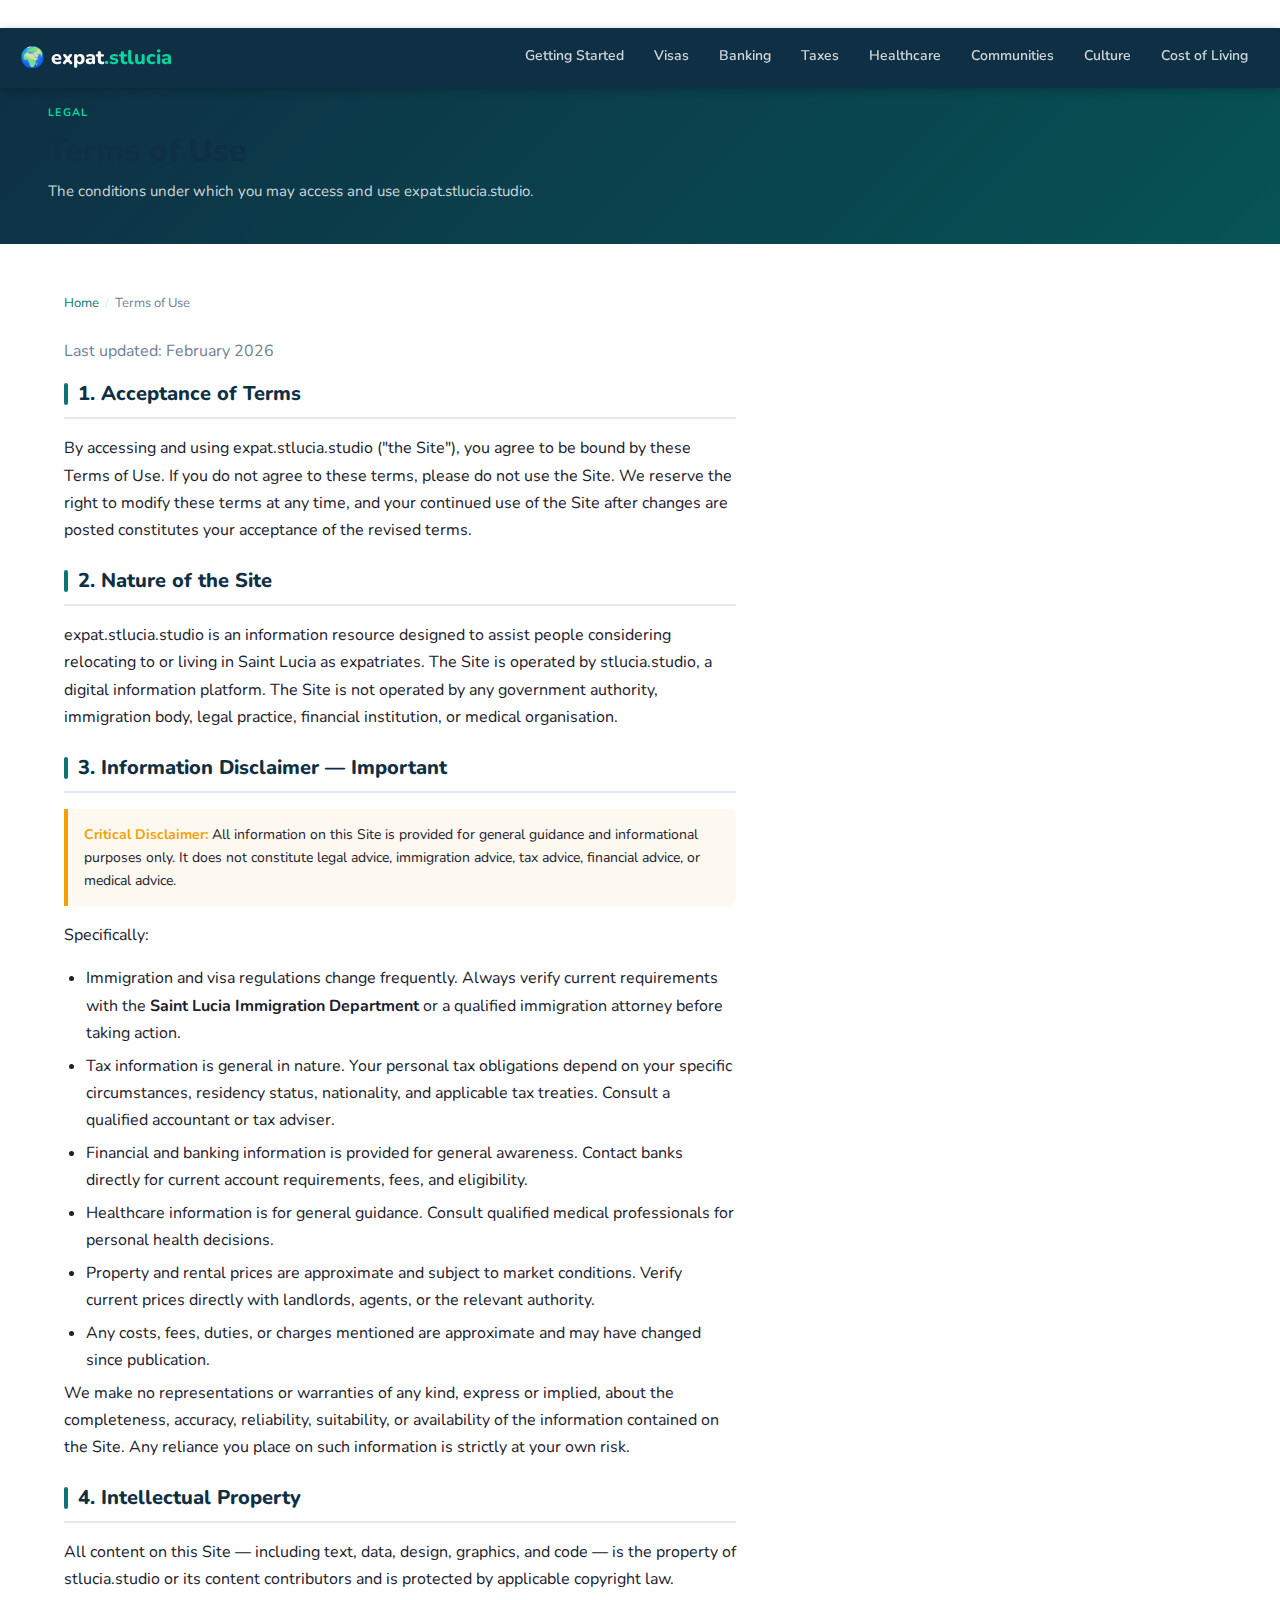
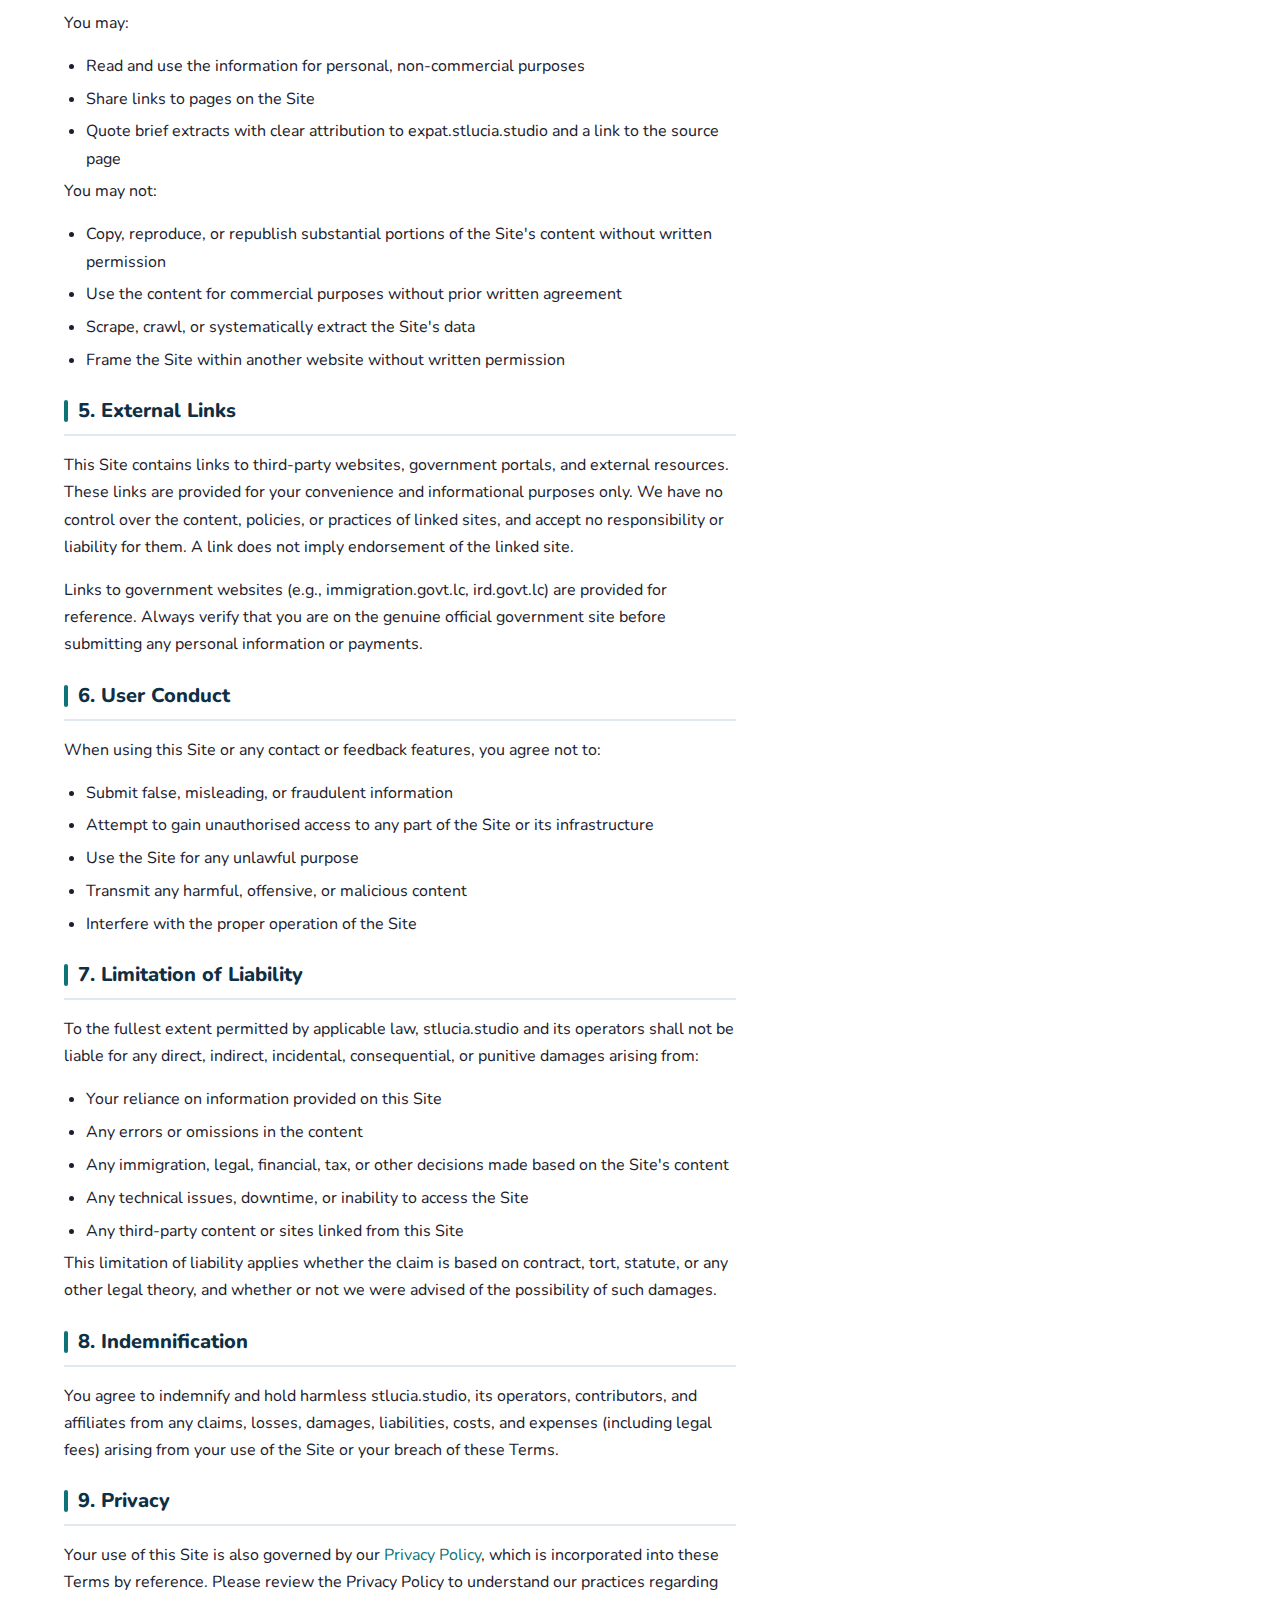
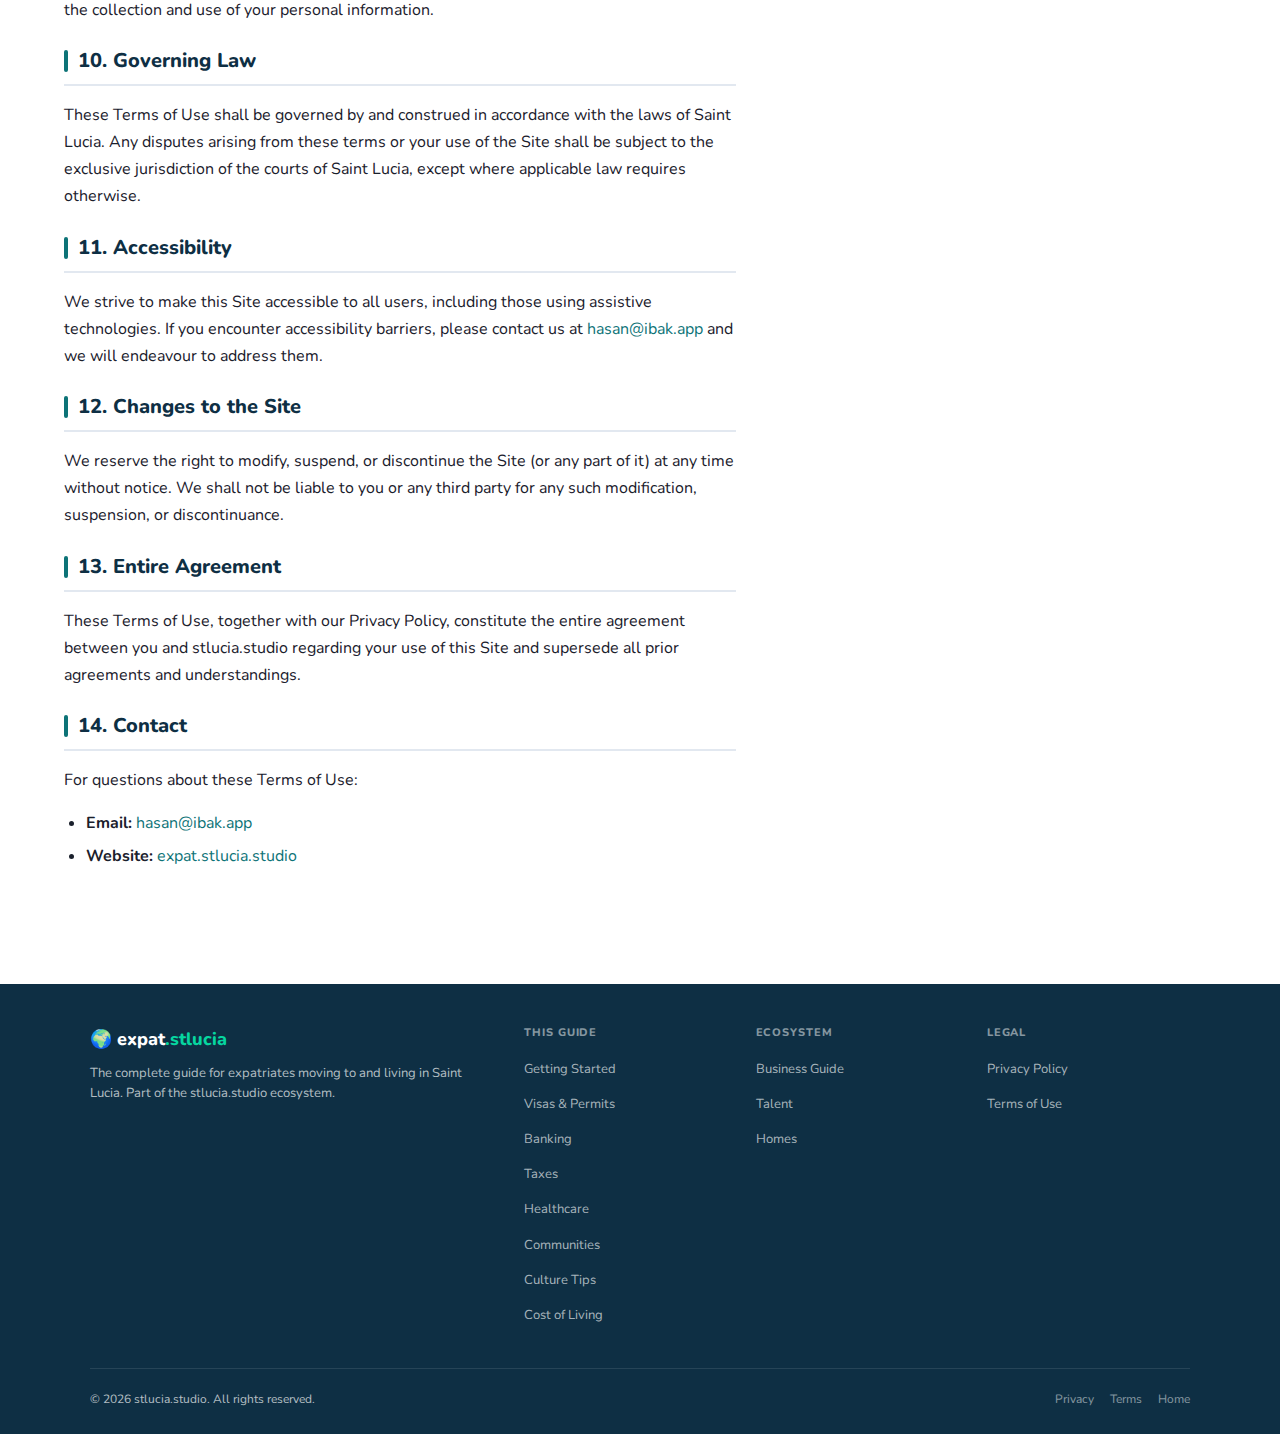
<file: terms.html>
<!DOCTYPE html>
<html lang="en">
<head>
  <meta charset="UTF-8" />
  <meta name="viewport" content="width=device-width, initial-scale=1.0" />
  <title>Terms of Use — expat.stlucia.studio</title>
  <meta name="description" content="Terms of use for expat.stlucia.studio — the conditions under which you may access and use this guide site." />
  <link rel="canonical" href="https://expat.stlucia.studio/terms.html" />
  <meta name="robots" content="noindex" />

  <link rel="manifest" href="manifest.json" />
  <meta name="theme-color" content="#0D7377" />
  <link rel="stylesheet" href="assets/css/style.css" />

  <!-- Analytics: Plausible -->
  <script defer src="https://plausible.io/js/pa-bzVnsYr3SVTjcja_JFnrT.js"></script>
  <script>window.plausible=window.plausible||function(){(plausible.q=plausible.q||[]).push(arguments)}</script>

  <!-- GA4 + FB Pixel (consent-gated via guide-analytics.js) -->
  <script defer src="/assets/js/guide-analytics.js"></script>
</head>
<body>

<a class="skip-link" href="#main">Skip to main content</a>

<!-- Super Nav -->

<!-- Navbar -->
<header class="navbar" role="banner">
  <a href="index.html" class="navbar__logo">🌍 expat<span>.stlucia</span></a>
  <ul class="navbar__links" role="list">
    <li><a href="getting-started.html">Getting Started</a></li>
    <li><a href="visas-permits.html">Visas</a></li>
    <li><a href="banking.html">Banking</a></li>
    <li><a href="taxes.html">Taxes</a></li>
    <li><a href="healthcare.html">Healthcare</a></li>
    <li><a href="communities.html">Communities</a></li>
    <li><a href="culture-tips.html">Culture</a></li>
    <li><a href="cost-comparison.html">Cost of Living</a></li>
  </ul>
  <button class="navbar__hamburger" aria-label="Open menu" aria-expanded="false">
    <span></span><span></span><span></span>
  </button>
</header>

<nav class="mobile-nav" aria-label="Mobile navigation">
  <a href="getting-started.html">Getting Started</a>
  <a href="visas-permits.html">Visas &amp; Permits</a>
  <a href="banking.html">Banking</a>
  <a href="taxes.html">Taxes</a>
  <a href="healthcare.html">Healthcare</a>
  <a href="communities.html">Communities</a>
  <a href="culture-tips.html">Culture Tips</a>
  <a href="cost-comparison.html">Cost of Living</a>
</nav>

<!-- Page Header -->
<div class="page-header">
  <p class="page-header__eyebrow">Legal</p>
  <h1 class="page-header__title">Terms of Use</h1>
  <p class="page-header__subtitle">The conditions under which you may access and use expat.stlucia.studio.</p>
</div>

<!-- Layout -->
<div class="page-shell">
  <main id="main" class="main-content" style="max-width:800px;">

    <nav class="breadcrumb" aria-label="Breadcrumb">
      <a href="index.html">Home</a>
      <span class="breadcrumb__sep">/</span>
      <span>Terms of Use</span>
    </nav>

    <div class="section">
      <p class="text-muted">Last updated: February 2026</p>

      <h2 class="section-title">1. Acceptance of Terms</h2>
      <p>By accessing and using expat.stlucia.studio ("the Site"), you agree to be bound by these Terms of Use. If you do not agree to these terms, please do not use the Site. We reserve the right to modify these terms at any time, and your continued use of the Site after changes are posted constitutes your acceptance of the revised terms.</p>

      <h2 class="section-title mt-24">2. Nature of the Site</h2>
      <p>expat.stlucia.studio is an information resource designed to assist people considering relocating to or living in Saint Lucia as expatriates. The Site is operated by stlucia.studio, a digital information platform. The Site is not operated by any government authority, immigration body, legal practice, financial institution, or medical organisation.</p>

      <h2 class="section-title mt-24">3. Information Disclaimer — Important</h2>
      <div class="tip-box tip-box--gold">
        <strong>Critical Disclaimer:</strong> All information on this Site is provided for general guidance and informational purposes only. It does not constitute legal advice, immigration advice, tax advice, financial advice, or medical advice.
      </div>
      <p class="mt-16">Specifically:</p>
      <ul>
        <li>Immigration and visa regulations change frequently. Always verify current requirements with the <strong>Saint Lucia Immigration Department</strong> or a qualified immigration attorney before taking action.</li>
        <li>Tax information is general in nature. Your personal tax obligations depend on your specific circumstances, residency status, nationality, and applicable tax treaties. Consult a qualified accountant or tax adviser.</li>
        <li>Financial and banking information is provided for general awareness. Contact banks directly for current account requirements, fees, and eligibility.</li>
        <li>Healthcare information is for general guidance. Consult qualified medical professionals for personal health decisions.</li>
        <li>Property and rental prices are approximate and subject to market conditions. Verify current prices directly with landlords, agents, or the relevant authority.</li>
        <li>Any costs, fees, duties, or charges mentioned are approximate and may have changed since publication.</li>
      </ul>
      <p>We make no representations or warranties of any kind, express or implied, about the completeness, accuracy, reliability, suitability, or availability of the information contained on the Site. Any reliance you place on such information is strictly at your own risk.</p>

      <h2 class="section-title mt-24">4. Intellectual Property</h2>
      <p>All content on this Site — including text, data, design, graphics, and code — is the property of stlucia.studio or its content contributors and is protected by applicable copyright law.</p>
      <p>You may:</p>
      <ul>
        <li>Read and use the information for personal, non-commercial purposes</li>
        <li>Share links to pages on the Site</li>
        <li>Quote brief extracts with clear attribution to expat.stlucia.studio and a link to the source page</li>
      </ul>
      <p>You may not:</p>
      <ul>
        <li>Copy, reproduce, or republish substantial portions of the Site's content without written permission</li>
        <li>Use the content for commercial purposes without prior written agreement</li>
        <li>Scrape, crawl, or systematically extract the Site's data</li>
        <li>Frame the Site within another website without written permission</li>
      </ul>

      <h2 class="section-title mt-24">5. External Links</h2>
      <p>This Site contains links to third-party websites, government portals, and external resources. These links are provided for your convenience and informational purposes only. We have no control over the content, policies, or practices of linked sites, and accept no responsibility or liability for them. A link does not imply endorsement of the linked site.</p>
      <p>Links to government websites (e.g., immigration.govt.lc, ird.govt.lc) are provided for reference. Always verify that you are on the genuine official government site before submitting any personal information or payments.</p>

      <h2 class="section-title mt-24">6. User Conduct</h2>
      <p>When using this Site or any contact or feedback features, you agree not to:</p>
      <ul>
        <li>Submit false, misleading, or fraudulent information</li>
        <li>Attempt to gain unauthorised access to any part of the Site or its infrastructure</li>
        <li>Use the Site for any unlawful purpose</li>
        <li>Transmit any harmful, offensive, or malicious content</li>
        <li>Interfere with the proper operation of the Site</li>
      </ul>

      <h2 class="section-title mt-24">7. Limitation of Liability</h2>
      <p>To the fullest extent permitted by applicable law, stlucia.studio and its operators shall not be liable for any direct, indirect, incidental, consequential, or punitive damages arising from:</p>
      <ul>
        <li>Your reliance on information provided on this Site</li>
        <li>Any errors or omissions in the content</li>
        <li>Any immigration, legal, financial, tax, or other decisions made based on the Site's content</li>
        <li>Any technical issues, downtime, or inability to access the Site</li>
        <li>Any third-party content or sites linked from this Site</li>
      </ul>
      <p>This limitation of liability applies whether the claim is based on contract, tort, statute, or any other legal theory, and whether or not we were advised of the possibility of such damages.</p>

      <h2 class="section-title mt-24">8. Indemnification</h2>
      <p>You agree to indemnify and hold harmless stlucia.studio, its operators, contributors, and affiliates from any claims, losses, damages, liabilities, costs, and expenses (including legal fees) arising from your use of the Site or your breach of these Terms.</p>

      <h2 class="section-title mt-24">9. Privacy</h2>
      <p>Your use of this Site is also governed by our <a href="privacy.html">Privacy Policy</a>, which is incorporated into these Terms by reference. Please review the Privacy Policy to understand our practices regarding the collection and use of your personal information.</p>

      <h2 class="section-title mt-24">10. Governing Law</h2>
      <p>These Terms of Use shall be governed by and construed in accordance with the laws of Saint Lucia. Any disputes arising from these terms or your use of the Site shall be subject to the exclusive jurisdiction of the courts of Saint Lucia, except where applicable law requires otherwise.</p>

      <h2 class="section-title mt-24">11. Accessibility</h2>
      <p>We strive to make this Site accessible to all users, including those using assistive technologies. If you encounter accessibility barriers, please contact us at <a href="mailto:hasan@ibak.app">hasan@ibak.app</a> and we will endeavour to address them.</p>

      <h2 class="section-title mt-24">12. Changes to the Site</h2>
      <p>We reserve the right to modify, suspend, or discontinue the Site (or any part of it) at any time without notice. We shall not be liable to you or any third party for any such modification, suspension, or discontinuance.</p>

      <h2 class="section-title mt-24">13. Entire Agreement</h2>
      <p>These Terms of Use, together with our Privacy Policy, constitute the entire agreement between you and stlucia.studio regarding your use of this Site and supersede all prior agreements and understandings.</p>

      <h2 class="section-title mt-24">14. Contact</h2>
      <p>For questions about these Terms of Use:</p>
      <ul>
        <li><strong>Email:</strong> <a href="mailto:hasan@ibak.app">hasan@ibak.app</a></li>
        <li><strong>Website:</strong> <a href="https://expat.stlucia.studio">expat.stlucia.studio</a></li>
      </ul>
    </div>

  </main>
</div>

<!-- Footer -->
<footer class="footer">
  <div style="max-width:1100px;margin:0 auto;">
    <div class="footer__grid">
      <div class="footer__brand">
        <span class="footer__logo">🌍 expat<span>.stlucia</span></span>
        <p class="footer__desc">The complete guide for expatriates moving to and living in Saint Lucia. Part of the stlucia.studio ecosystem.</p>
      </div>
      <div>
        <div class="footer__col-title">This Guide</div>
        <ul class="footer__links">
          <li><a href="getting-started.html">Getting Started</a></li>
          <li><a href="visas-permits.html">Visas &amp; Permits</a></li>
          <li><a href="banking.html">Banking</a></li>
          <li><a href="taxes.html">Taxes</a></li>
          <li><a href="healthcare.html">Healthcare</a></li>
          <li><a href="communities.html">Communities</a></li>
          <li><a href="culture-tips.html">Culture Tips</a></li>
          <li><a href="cost-comparison.html">Cost of Living</a></li>
        </ul>
      </div>
      <div>
        <div class="footer__col-title">Ecosystem</div>
        <ul class="footer__links">
          <li><a href="https://stlucia.studio">Business Guide</a></li>
          <li><a href="https://talent.stlucia.studio">Talent</a></li>
          <li><a href="https://homes.stlucia.studio">Homes</a></li>
        </ul>
      </div>
      <div>
        <div class="footer__col-title">Legal</div>
        <ul class="footer__links">
          <li><a href="privacy.html">Privacy Policy</a></li>
          <li><a href="terms.html">Terms of Use</a></li>
        </ul>
      </div>
    </div>
    <div class="footer__bottom">
      <span>&copy; <span class="js-year">2026</span> stlucia.studio. All rights reserved.</span>
      <div class="footer__legal-links">
        <a href="privacy.html">Privacy</a>
        <a href="terms.html">Terms</a>
        <a href="index.html">Home</a>
      </div>
    </div>
  </div>
</footer>

<script src="assets/js/app.js"></script>
<script src="/assets/js/guide-analytics.js" defer></script>
</body>
</html>
</file>
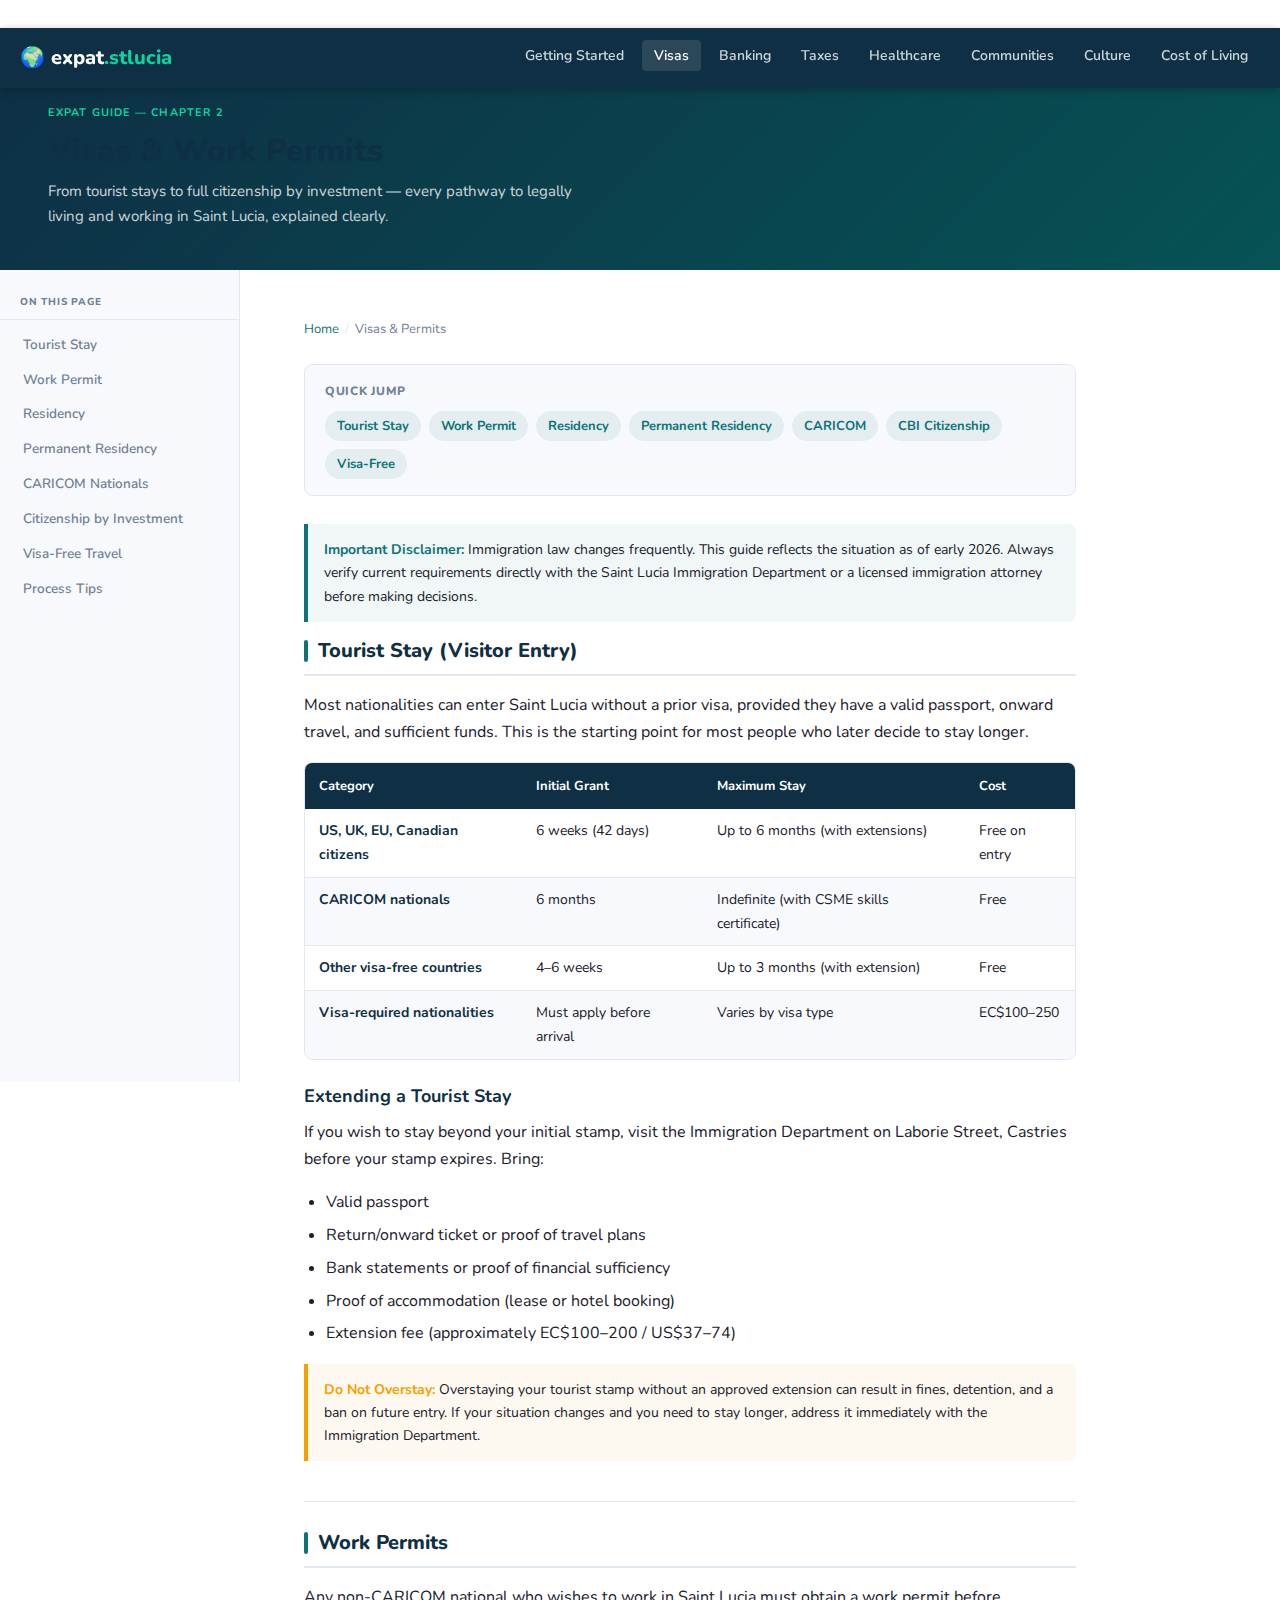
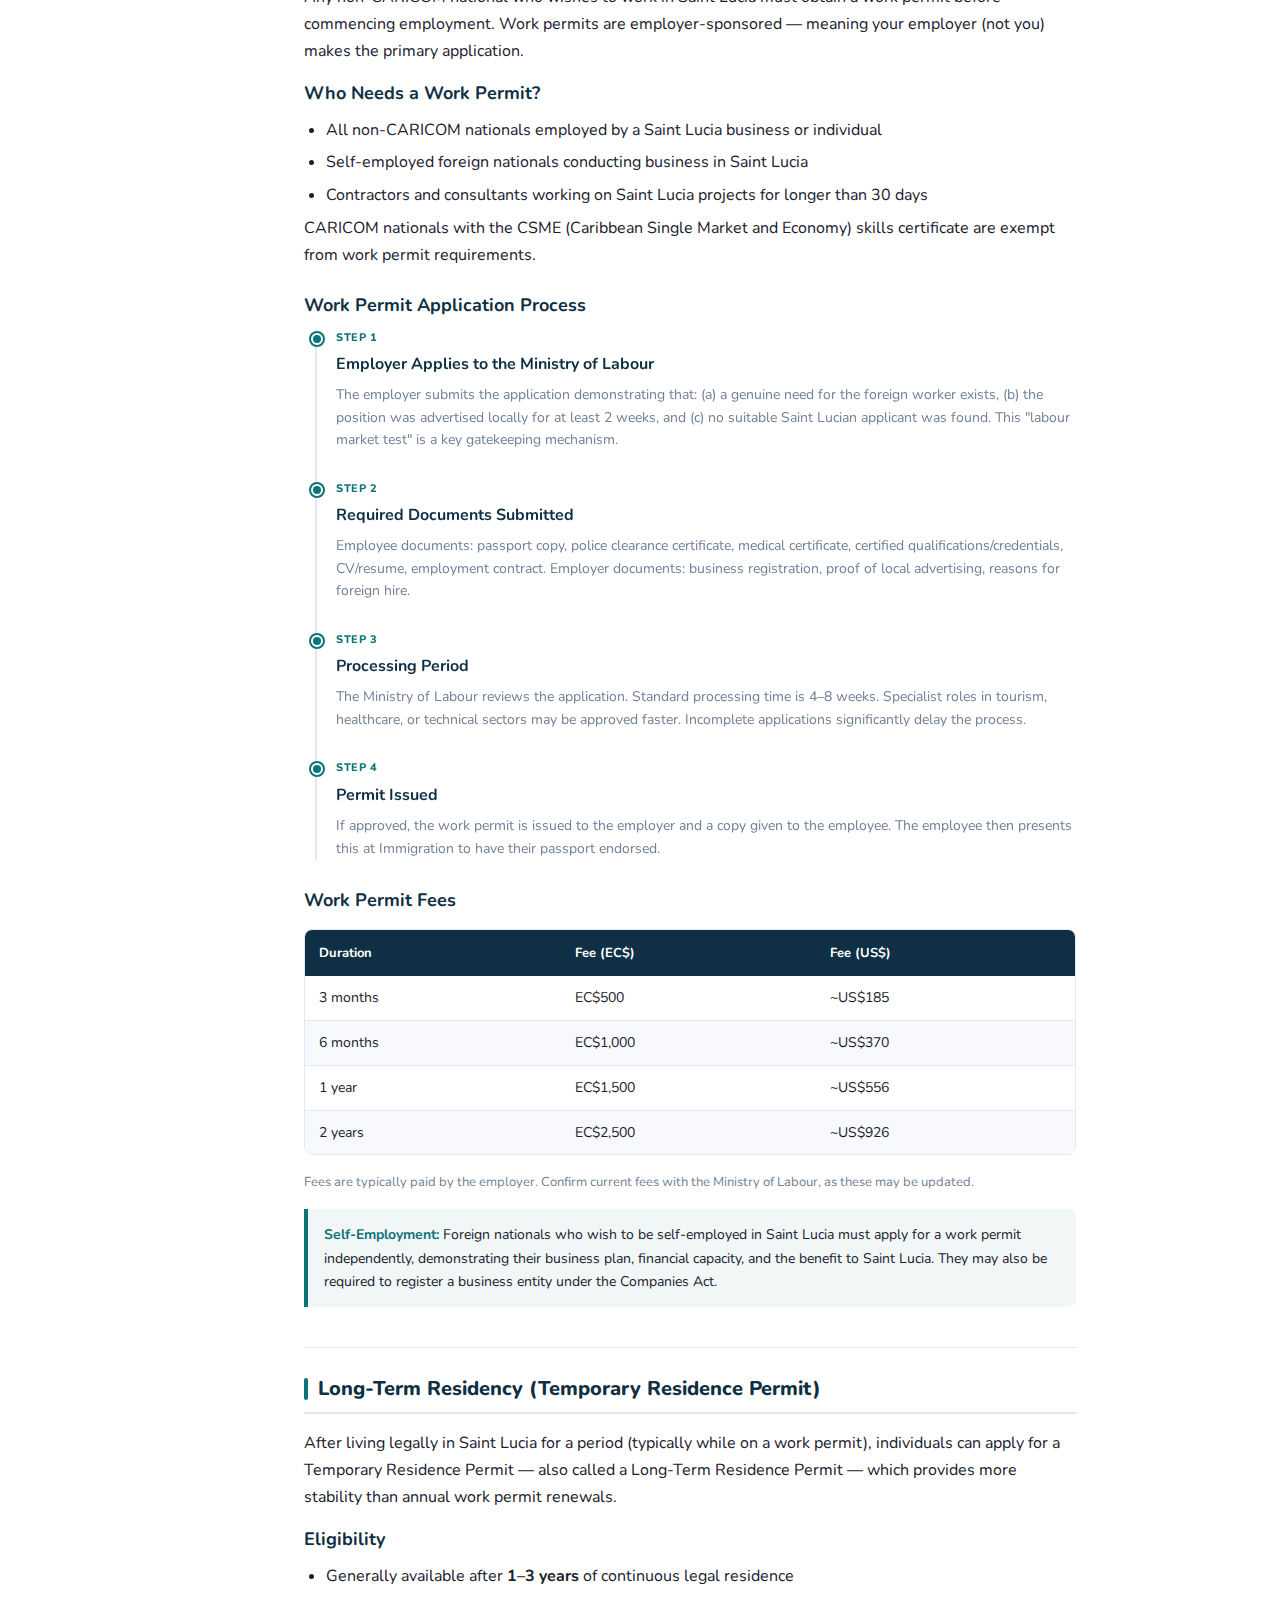
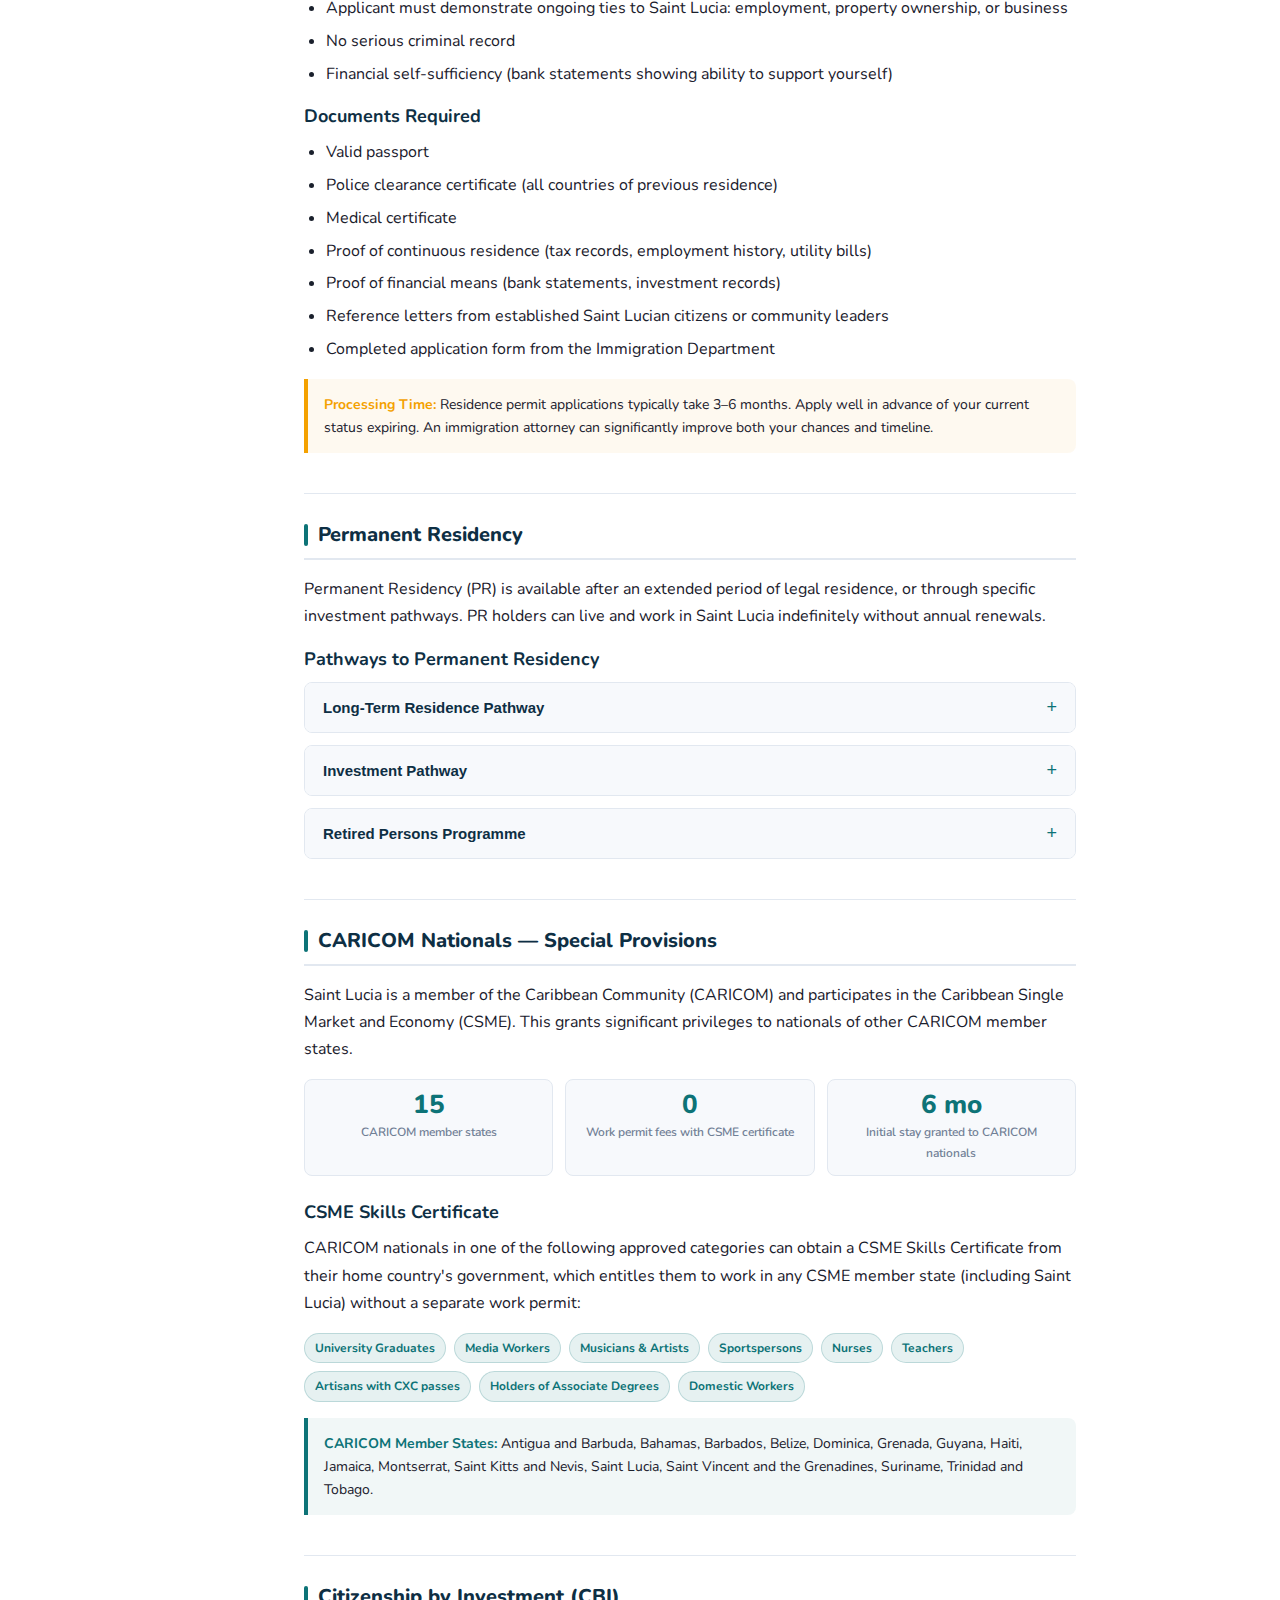
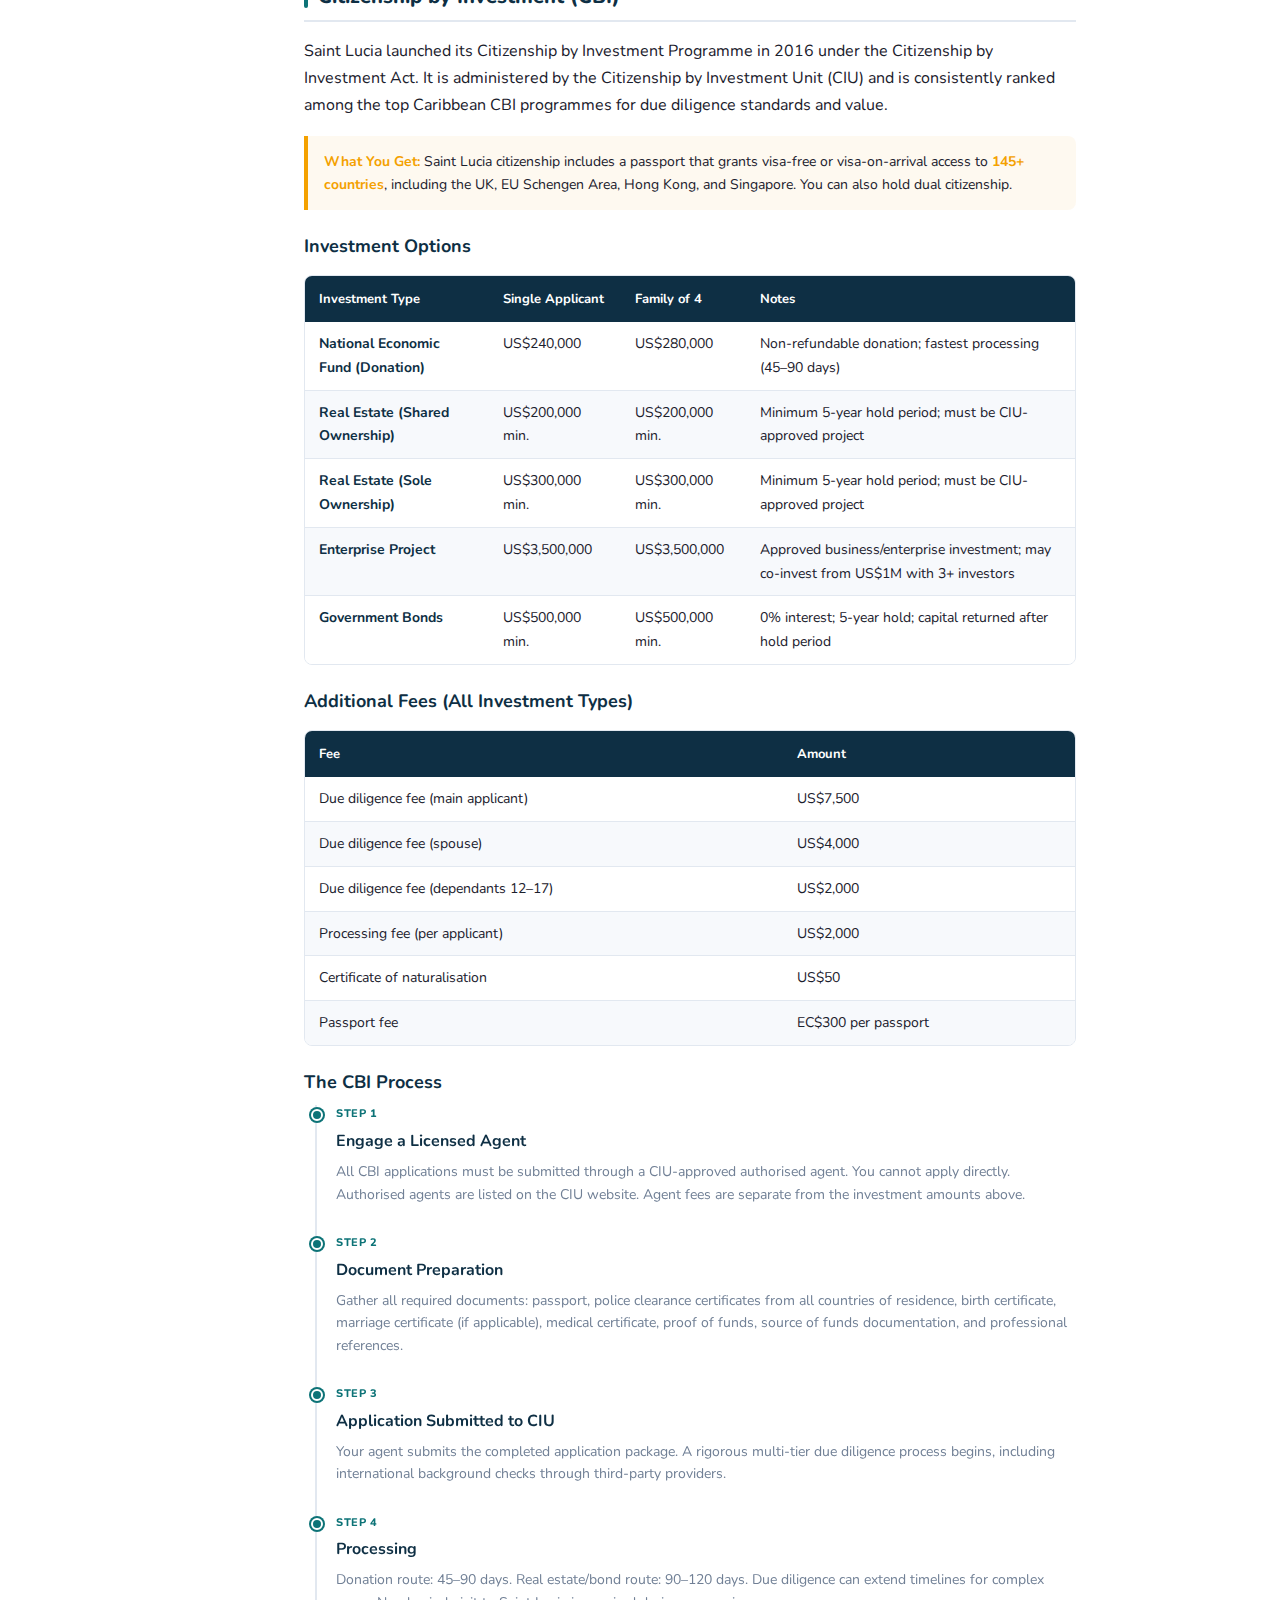
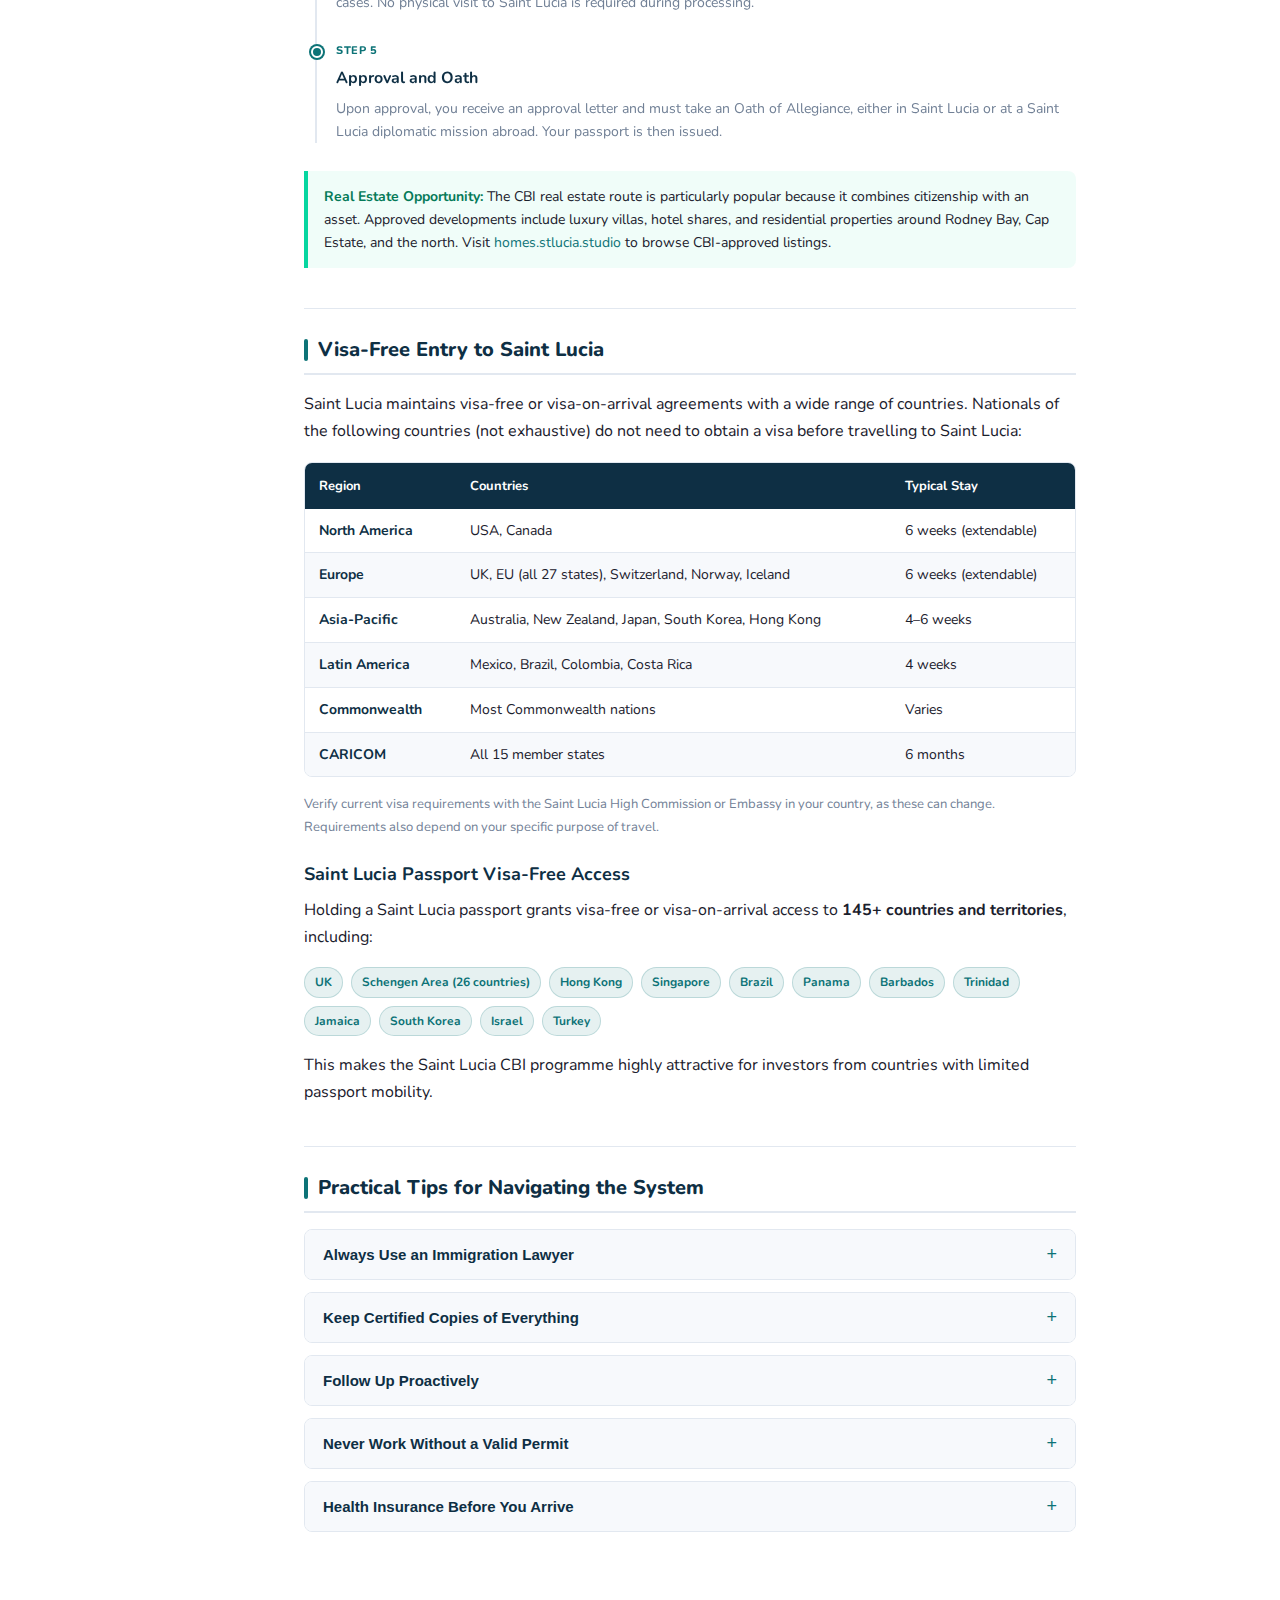
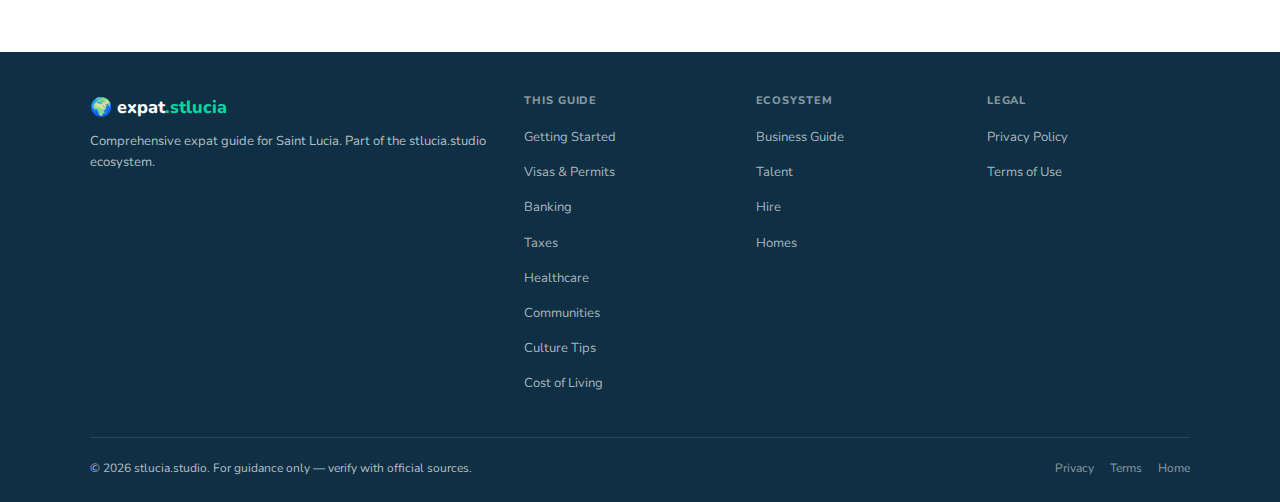
<file: visas-permits.html>
<!DOCTYPE html>
<html lang="en">
<head>
  <meta charset="UTF-8" />
  <meta name="viewport" content="width=device-width, initial-scale=1.0" />
  <title>Visas &amp; Permits for Expats in Saint Lucia — expat.stlucia.studio</title>
  <meta name="description" content="Complete guide to Saint Lucia visas and work permits — tourist stays, work permits, residency, CARICOM provisions, and Citizenship by Investment from US$240,000." />
  <meta name="keywords" content="Saint Lucia work permit, Saint Lucia residency, Saint Lucia visa, CARICOM movement, CBI Saint Lucia citizenship, expat permit Saint Lucia" />
  <link rel="canonical" href="https://expat.stlucia.studio/visas-permits.html" />

  <meta property="og:type"        content="article" />
  <meta property="og:url"         content="https://expat.stlucia.studio/visas-permits.html" />
  <meta property="og:title"       content="Visas &amp; Work Permits — Saint Lucia Expat Guide" />
  <meta property="og:description" content="Tourist stays, work permits, residency pathways, CARICOM provisions, and Saint Lucia Citizenship by Investment — all in one comprehensive guide." />
  <meta property="og:image"       content="https://expat.stlucia.studio/assets/images/og-visas.jpg" />
  <meta name="twitter:card"       content="summary_large_image" />

  <link rel="manifest" href="manifest.json" />
  <meta name="theme-color" content="#0D7377" />
  <link rel="stylesheet" href="assets/css/style.css" />

  <!-- Analytics: Plausible -->
  <script defer src="https://plausible.io/js/pa-bzVnsYr3SVTjcja_JFnrT.js"></script>
  <script>window.plausible=window.plausible||function(){(plausible.q=plausible.q||[]).push(arguments)}</script>

  <!-- GA4 + FB Pixel (consent-gated via guide-analytics.js) -->
  <script defer src="/assets/js/guide-analytics.js"></script>
</head>
<body>

<a class="skip-link" href="#main">Skip to main content</a>

<!-- Super Nav -->

<!-- Navbar -->
<header class="navbar" role="banner">
  <a href="index.html" class="navbar__logo">🌍 expat<span>.stlucia</span></a>
  <ul class="navbar__links" role="list">
    <li><a href="getting-started.html">Getting Started</a></li>
    <li><a href="visas-permits.html" class="active">Visas</a></li>
    <li><a href="banking.html">Banking</a></li>
    <li><a href="taxes.html">Taxes</a></li>
    <li><a href="healthcare.html">Healthcare</a></li>
    <li><a href="communities.html">Communities</a></li>
    <li><a href="culture-tips.html">Culture</a></li>
    <li><a href="cost-comparison.html">Cost of Living</a></li>
  </ul>
  <button class="navbar__hamburger" aria-label="Open menu" aria-expanded="false">
    <span></span><span></span><span></span>
  </button>
</header>

<nav class="mobile-nav" aria-label="Mobile navigation">
  <a href="getting-started.html">Getting Started</a>
  <a href="visas-permits.html" class="active">Visas &amp; Permits</a>
  <a href="banking.html">Banking</a>
  <a href="taxes.html">Taxes</a>
  <a href="healthcare.html">Healthcare</a>
  <a href="communities.html">Communities</a>
  <a href="culture-tips.html">Culture Tips</a>
  <a href="cost-comparison.html">Cost of Living</a>
</nav>

<!-- Page Header -->
<div class="page-header">
  <p class="page-header__eyebrow">Expat Guide — Chapter 2</p>
  <h1 class="page-header__title">Visas &amp; Work Permits</h1>
  <p class="page-header__subtitle">From tourist stays to full citizenship by investment — every pathway to legally living and working in Saint Lucia, explained clearly.</p>
</div>

<!-- Layout -->
<div class="page-shell">
  <nav class="sidebar" aria-label="Page navigation">
    <div class="sidebar__title">On This Page</div>
    <a href="#tourist-stay">Tourist Stay</a>
    <a href="#work-permit">Work Permit</a>
    <a href="#residency">Residency</a>
    <a href="#permanent-residency">Permanent Residency</a>
    <a href="#caricom">CARICOM Nationals</a>
    <a href="#cbi">Citizenship by Investment</a>
    <a href="#visa-free">Visa-Free Travel</a>
    <a href="#process-tips">Process Tips</a>
  </nav>

  <main id="main" class="main-content">

    <nav class="breadcrumb" aria-label="Breadcrumb">
      <a href="index.html">Home</a>
      <span class="breadcrumb__sep">/</span>
      <span>Visas &amp; Permits</span>
    </nav>

    <div class="quick-nav">
      <div class="quick-nav__title">Quick Jump</div>
      <div class="quick-nav__links">
        <a href="#tourist-stay">Tourist Stay</a>
        <a href="#work-permit">Work Permit</a>
        <a href="#residency">Residency</a>
        <a href="#permanent-residency">Permanent Residency</a>
        <a href="#caricom">CARICOM</a>
        <a href="#cbi">CBI Citizenship</a>
        <a href="#visa-free">Visa-Free</a>
      </div>
    </div>

    <div class="tip-box">
      <strong>Important Disclaimer:</strong> Immigration law changes frequently. This guide reflects the situation as of early 2026. Always verify current requirements directly with the Saint Lucia Immigration Department or a licensed immigration attorney before making decisions.
    </div>

    <!-- Tourist Stay -->
    <div class="section" id="tourist-stay">
      <h2 class="section-title">Tourist Stay (Visitor Entry)</h2>
      <p>Most nationalities can enter Saint Lucia without a prior visa, provided they have a valid passport, onward travel, and sufficient funds. This is the starting point for most people who later decide to stay longer.</p>

      <div class="table-wrap">
        <table>
          <thead>
            <tr><th>Category</th><th>Initial Grant</th><th>Maximum Stay</th><th>Cost</th></tr>
          </thead>
          <tbody>
            <tr><td class="td-label">US, UK, EU, Canadian citizens</td><td>6 weeks (42 days)</td><td>Up to 6 months (with extensions)</td><td>Free on entry</td></tr>
            <tr><td class="td-label">CARICOM nationals</td><td>6 months</td><td>Indefinite (with CSME skills certificate)</td><td>Free</td></tr>
            <tr><td class="td-label">Other visa-free countries</td><td>4–6 weeks</td><td>Up to 3 months (with extension)</td><td>Free</td></tr>
            <tr><td class="td-label">Visa-required nationalities</td><td>Must apply before arrival</td><td>Varies by visa type</td><td>EC$100–250</td></tr>
          </tbody>
        </table>
      </div>

      <h3 class="mt-24">Extending a Tourist Stay</h3>
      <p>If you wish to stay beyond your initial stamp, visit the Immigration Department on Laborie Street, Castries before your stamp expires. Bring:</p>
      <ul>
        <li>Valid passport</li>
        <li>Return/onward ticket or proof of travel plans</li>
        <li>Bank statements or proof of financial sufficiency</li>
        <li>Proof of accommodation (lease or hotel booking)</li>
        <li>Extension fee (approximately EC$100–200 / US$37–74)</li>
      </ul>
      <div class="tip-box tip-box--gold">
        <strong>Do Not Overstay:</strong> Overstaying your tourist stamp without an approved extension can result in fines, detention, and a ban on future entry. If your situation changes and you need to stay longer, address it immediately with the Immigration Department.
      </div>
    </div>

    <hr class="divider" />

    <!-- Work Permit -->
    <div class="section" id="work-permit">
      <h2 class="section-title">Work Permits</h2>
      <p>Any non-CARICOM national who wishes to work in Saint Lucia must obtain a work permit before commencing employment. Work permits are employer-sponsored — meaning your employer (not you) makes the primary application.</p>

      <h3>Who Needs a Work Permit?</h3>
      <ul>
        <li>All non-CARICOM nationals employed by a Saint Lucia business or individual</li>
        <li>Self-employed foreign nationals conducting business in Saint Lucia</li>
        <li>Contractors and consultants working on Saint Lucia projects for longer than 30 days</li>
      </ul>
      <p>CARICOM nationals with the CSME (Caribbean Single Market and Economy) skills certificate are exempt from work permit requirements.</p>

      <h3 class="mt-24">Work Permit Application Process</h3>
      <div class="timeline">
        <div class="timeline-item">
          <div class="timeline-item__label">Step 1</div>
          <div class="timeline-item__title">Employer Applies to the Ministry of Labour</div>
          <div class="timeline-item__body">The employer submits the application demonstrating that: (a) a genuine need for the foreign worker exists, (b) the position was advertised locally for at least 2 weeks, and (c) no suitable Saint Lucian applicant was found. This "labour market test" is a key gatekeeping mechanism.</div>
        </div>
        <div class="timeline-item">
          <div class="timeline-item__label">Step 2</div>
          <div class="timeline-item__title">Required Documents Submitted</div>
          <div class="timeline-item__body">Employee documents: passport copy, police clearance certificate, medical certificate, certified qualifications/credentials, CV/resume, employment contract. Employer documents: business registration, proof of local advertising, reasons for foreign hire.</div>
        </div>
        <div class="timeline-item">
          <div class="timeline-item__label">Step 3</div>
          <div class="timeline-item__title">Processing Period</div>
          <div class="timeline-item__body">The Ministry of Labour reviews the application. Standard processing time is 4–8 weeks. Specialist roles in tourism, healthcare, or technical sectors may be approved faster. Incomplete applications significantly delay the process.</div>
        </div>
        <div class="timeline-item">
          <div class="timeline-item__label">Step 4</div>
          <div class="timeline-item__title">Permit Issued</div>
          <div class="timeline-item__body">If approved, the work permit is issued to the employer and a copy given to the employee. The employee then presents this at Immigration to have their passport endorsed.</div>
        </div>
      </div>

      <h3 class="mt-24">Work Permit Fees</h3>
      <div class="table-wrap">
        <table>
          <thead>
            <tr><th>Duration</th><th>Fee (EC$)</th><th>Fee (US$)</th></tr>
          </thead>
          <tbody>
            <tr><td>3 months</td><td>EC$500</td><td>~US$185</td></tr>
            <tr><td>6 months</td><td>EC$1,000</td><td>~US$370</td></tr>
            <tr><td>1 year</td><td>EC$1,500</td><td>~US$556</td></tr>
            <tr><td>2 years</td><td>EC$2,500</td><td>~US$926</td></tr>
          </tbody>
        </table>
      </div>
      <p class="text-muted" style="font-size:13px;">Fees are typically paid by the employer. Confirm current fees with the Ministry of Labour, as these may be updated.</p>

      <div class="tip-box">
        <strong>Self-Employment:</strong> Foreign nationals who wish to be self-employed in Saint Lucia must apply for a work permit independently, demonstrating their business plan, financial capacity, and the benefit to Saint Lucia. They may also be required to register a business entity under the Companies Act.
      </div>
    </div>

    <hr class="divider" />

    <!-- Residency -->
    <div class="section" id="residency">
      <h2 class="section-title">Long-Term Residency (Temporary Residence Permit)</h2>
      <p>After living legally in Saint Lucia for a period (typically while on a work permit), individuals can apply for a Temporary Residence Permit — also called a Long-Term Residence Permit — which provides more stability than annual work permit renewals.</p>

      <h3>Eligibility</h3>
      <ul>
        <li>Generally available after <strong>1–3 years</strong> of continuous legal residence</li>
        <li>Applicant must demonstrate ongoing ties to Saint Lucia: employment, property ownership, or business</li>
        <li>No serious criminal record</li>
        <li>Financial self-sufficiency (bank statements showing ability to support yourself)</li>
      </ul>

      <h3 class="mt-16">Documents Required</h3>
      <ul>
        <li>Valid passport</li>
        <li>Police clearance certificate (all countries of previous residence)</li>
        <li>Medical certificate</li>
        <li>Proof of continuous residence (tax records, employment history, utility bills)</li>
        <li>Proof of financial means (bank statements, investment records)</li>
        <li>Reference letters from established Saint Lucian citizens or community leaders</li>
        <li>Completed application form from the Immigration Department</li>
      </ul>

      <div class="tip-box tip-box--gold">
        <strong>Processing Time:</strong> Residence permit applications typically take 3–6 months. Apply well in advance of your current status expiring. An immigration attorney can significantly improve both your chances and timeline.
      </div>
    </div>

    <hr class="divider" />

    <!-- Permanent Residency -->
    <div class="section" id="permanent-residency">
      <h2 class="section-title">Permanent Residency</h2>
      <p>Permanent Residency (PR) is available after an extended period of legal residence, or through specific investment pathways. PR holders can live and work in Saint Lucia indefinitely without annual renewals.</p>

      <h3>Pathways to Permanent Residency</h3>

      <div class="accordion">
        <button class="accordion__header no-auto">Long-Term Residence Pathway <span class="accordion__icon">+</span></button>
        <div class="accordion__body">
          <p>After living legally in Saint Lucia for at least <strong>5–7 years</strong> (the specific period is at the discretion of the Chief Immigration Officer), individuals may apply for permanent residence. Requirements include:</p>
          <ul>
            <li>Demonstrated integration into Saint Lucian society</li>
            <li>Clean criminal record throughout residency period</li>
            <li>Economic contribution (employment, business, or investment)</li>
            <li>Knowledge of Saint Lucia's history, culture, and civic values (may include an interview)</li>
            <li>Renouncement of status in some other countries may not be required</li>
          </ul>
        </div>
      </div>

      <div class="accordion">
        <button class="accordion__header no-auto">Investment Pathway <span class="accordion__icon">+</span></button>
        <div class="accordion__body">
          <p>Significant investors in Saint Lucia can apply for permanent residency on the basis of their investment. While the formal "Investor Residence" programme is distinct from the Citizenship by Investment programme, substantial property purchase or business investment creates a strong basis for residency approval.</p>
          <p>Investors who have purchased <strong>CBI-approved real estate</strong> (US$200,000–300,000+) may have an expedited pathway to residency as part of their investment portfolio.</p>
        </div>
      </div>

      <div class="accordion">
        <button class="accordion__header no-auto">Retired Persons Programme <span class="accordion__icon">+</span></button>
        <div class="accordion__body">
          <p>Saint Lucia's Retired Persons (Incentives) Act provides a residency pathway for those who can demonstrate a guaranteed minimum income from pension or annuity sources:</p>
          <ul>
            <li>Minimum income requirement: approximately EC$40,000/year (US$14,815) from offshore/foreign sources — verified with current government</li>
            <li>Must not work for local remuneration</li>
            <li>Import personal and household effects duty-free on first arrival</li>
            <li>Import one vehicle duty-free</li>
          </ul>
          <p>This programme is particularly appealing for retirees from North America and Europe who want a Caribbean lifestyle without the complexity of working on the island.</p>
        </div>
      </div>
    </div>

    <hr class="divider" />

    <!-- CARICOM -->
    <div class="section" id="caricom">
      <h2 class="section-title">CARICOM Nationals — Special Provisions</h2>
      <p>Saint Lucia is a member of the Caribbean Community (CARICOM) and participates in the Caribbean Single Market and Economy (CSME). This grants significant privileges to nationals of other CARICOM member states.</p>

      <div class="stat-row">
        <div class="stat-badge">
          <div class="stat-badge__value">15</div>
          <div class="stat-badge__label">CARICOM member states</div>
        </div>
        <div class="stat-badge">
          <div class="stat-badge__value">0</div>
          <div class="stat-badge__label">Work permit fees with CSME certificate</div>
        </div>
        <div class="stat-badge">
          <div class="stat-badge__value">6 mo</div>
          <div class="stat-badge__label">Initial stay granted to CARICOM nationals</div>
        </div>
      </div>

      <h3 class="mt-24">CSME Skills Certificate</h3>
      <p>CARICOM nationals in one of the following approved categories can obtain a CSME Skills Certificate from their home country's government, which entitles them to work in any CSME member state (including Saint Lucia) without a separate work permit:</p>

      <div class="tags">
        <span class="tag">University Graduates</span>
        <span class="tag">Media Workers</span>
        <span class="tag">Musicians &amp; Artists</span>
        <span class="tag">Sportspersons</span>
        <span class="tag">Nurses</span>
        <span class="tag">Teachers</span>
        <span class="tag">Artisans with CXC passes</span>
        <span class="tag">Holders of Associate Degrees</span>
        <span class="tag">Domestic Workers</span>
      </div>

      <div class="tip-box">
        <strong>CARICOM Member States:</strong> Antigua and Barbuda, Bahamas, Barbados, Belize, Dominica, Grenada, Guyana, Haiti, Jamaica, Montserrat, Saint Kitts and Nevis, Saint Lucia, Saint Vincent and the Grenadines, Suriname, Trinidad and Tobago.
      </div>
    </div>

    <hr class="divider" />

    <!-- CBI -->
    <div class="section" id="cbi">
      <h2 class="section-title">Citizenship by Investment (CBI)</h2>
      <p>Saint Lucia launched its Citizenship by Investment Programme in 2016 under the Citizenship by Investment Act. It is administered by the Citizenship by Investment Unit (CIU) and is consistently ranked among the top Caribbean CBI programmes for due diligence standards and value.</p>

      <div class="tip-box tip-box--gold">
        <strong>What You Get:</strong> Saint Lucia citizenship includes a passport that grants visa-free or visa-on-arrival access to <strong>145+ countries</strong>, including the UK, EU Schengen Area, Hong Kong, and Singapore. You can also hold dual citizenship.
      </div>

      <h3 class="mt-24">Investment Options</h3>

      <div class="table-wrap">
        <table>
          <thead>
            <tr><th>Investment Type</th><th>Single Applicant</th><th>Family of 4</th><th>Notes</th></tr>
          </thead>
          <tbody>
            <tr>
              <td class="td-label">National Economic Fund (Donation)</td>
              <td>US$240,000</td>
              <td>US$280,000</td>
              <td>Non-refundable donation; fastest processing (45–90 days)</td>
            </tr>
            <tr>
              <td class="td-label">Real Estate (Shared Ownership)</td>
              <td>US$200,000 min.</td>
              <td>US$200,000 min.</td>
              <td>Minimum 5-year hold period; must be CIU-approved project</td>
            </tr>
            <tr>
              <td class="td-label">Real Estate (Sole Ownership)</td>
              <td>US$300,000 min.</td>
              <td>US$300,000 min.</td>
              <td>Minimum 5-year hold period; must be CIU-approved project</td>
            </tr>
            <tr>
              <td class="td-label">Enterprise Project</td>
              <td>US$3,500,000</td>
              <td>US$3,500,000</td>
              <td>Approved business/enterprise investment; may co-invest from US$1M with 3+ investors</td>
            </tr>
            <tr>
              <td class="td-label">Government Bonds</td>
              <td>US$500,000 min.</td>
              <td>US$500,000 min.</td>
              <td>0% interest; 5-year hold; capital returned after hold period</td>
            </tr>
          </tbody>
        </table>
      </div>

      <h3 class="mt-24">Additional Fees (All Investment Types)</h3>
      <div class="table-wrap">
        <table>
          <thead>
            <tr><th>Fee</th><th>Amount</th></tr>
          </thead>
          <tbody>
            <tr><td>Due diligence fee (main applicant)</td><td>US$7,500</td></tr>
            <tr><td>Due diligence fee (spouse)</td><td>US$4,000</td></tr>
            <tr><td>Due diligence fee (dependants 12–17)</td><td>US$2,000</td></tr>
            <tr><td>Processing fee (per applicant)</td><td>US$2,000</td></tr>
            <tr><td>Certificate of naturalisation</td><td>US$50</td></tr>
            <tr><td>Passport fee</td><td>EC$300 per passport</td></tr>
          </tbody>
        </table>
      </div>

      <h3 class="mt-24">The CBI Process</h3>
      <div class="timeline">
        <div class="timeline-item">
          <div class="timeline-item__label">Step 1</div>
          <div class="timeline-item__title">Engage a Licensed Agent</div>
          <div class="timeline-item__body">All CBI applications must be submitted through a CIU-approved authorised agent. You cannot apply directly. Authorised agents are listed on the CIU website. Agent fees are separate from the investment amounts above.</div>
        </div>
        <div class="timeline-item">
          <div class="timeline-item__label">Step 2</div>
          <div class="timeline-item__title">Document Preparation</div>
          <div class="timeline-item__body">Gather all required documents: passport, police clearance certificates from all countries of residence, birth certificate, marriage certificate (if applicable), medical certificate, proof of funds, source of funds documentation, and professional references.</div>
        </div>
        <div class="timeline-item">
          <div class="timeline-item__label">Step 3</div>
          <div class="timeline-item__title">Application Submitted to CIU</div>
          <div class="timeline-item__body">Your agent submits the completed application package. A rigorous multi-tier due diligence process begins, including international background checks through third-party providers.</div>
        </div>
        <div class="timeline-item">
          <div class="timeline-item__label">Step 4</div>
          <div class="timeline-item__title">Processing</div>
          <div class="timeline-item__body">Donation route: 45–90 days. Real estate/bond route: 90–120 days. Due diligence can extend timelines for complex cases. No physical visit to Saint Lucia is required during processing.</div>
        </div>
        <div class="timeline-item">
          <div class="timeline-item__label">Step 5</div>
          <div class="timeline-item__title">Approval and Oath</div>
          <div class="timeline-item__body">Upon approval, you receive an approval letter and must take an Oath of Allegiance, either in Saint Lucia or at a Saint Lucia diplomatic mission abroad. Your passport is then issued.</div>
        </div>
      </div>

      <div class="tip-box tip-box--green">
        <strong>Real Estate Opportunity:</strong> The CBI real estate route is particularly popular because it combines citizenship with an asset. Approved developments include luxury villas, hotel shares, and residential properties around Rodney Bay, Cap Estate, and the north. Visit <a href="https://homes.stlucia.studio" target="_blank">homes.stlucia.studio</a> to browse CBI-approved listings.
      </div>
    </div>

    <hr class="divider" />

    <!-- Visa Free -->
    <div class="section" id="visa-free">
      <h2 class="section-title">Visa-Free Entry to Saint Lucia</h2>
      <p>Saint Lucia maintains visa-free or visa-on-arrival agreements with a wide range of countries. Nationals of the following countries (not exhaustive) do not need to obtain a visa before travelling to Saint Lucia:</p>

      <div class="table-wrap">
        <table>
          <thead>
            <tr><th>Region</th><th>Countries</th><th>Typical Stay</th></tr>
          </thead>
          <tbody>
            <tr>
              <td class="td-label">North America</td>
              <td>USA, Canada</td>
              <td>6 weeks (extendable)</td>
            </tr>
            <tr>
              <td class="td-label">Europe</td>
              <td>UK, EU (all 27 states), Switzerland, Norway, Iceland</td>
              <td>6 weeks (extendable)</td>
            </tr>
            <tr>
              <td class="td-label">Asia-Pacific</td>
              <td>Australia, New Zealand, Japan, South Korea, Hong Kong</td>
              <td>4–6 weeks</td>
            </tr>
            <tr>
              <td class="td-label">Latin America</td>
              <td>Mexico, Brazil, Colombia, Costa Rica</td>
              <td>4 weeks</td>
            </tr>
            <tr>
              <td class="td-label">Commonwealth</td>
              <td>Most Commonwealth nations</td>
              <td>Varies</td>
            </tr>
            <tr>
              <td class="td-label">CARICOM</td>
              <td>All 15 member states</td>
              <td>6 months</td>
            </tr>
          </tbody>
        </table>
      </div>
      <p class="text-muted" style="font-size:13px;">Verify current visa requirements with the Saint Lucia High Commission or Embassy in your country, as these can change. Requirements also depend on your specific purpose of travel.</p>

      <h3 class="mt-24">Saint Lucia Passport Visa-Free Access</h3>
      <p>Holding a Saint Lucia passport grants visa-free or visa-on-arrival access to <strong>145+ countries and territories</strong>, including:</p>
      <div class="tags">
        <span class="tag">UK</span>
        <span class="tag">Schengen Area (26 countries)</span>
        <span class="tag">Hong Kong</span>
        <span class="tag">Singapore</span>
        <span class="tag">Brazil</span>
        <span class="tag">Panama</span>
        <span class="tag">Barbados</span>
        <span class="tag">Trinidad</span>
        <span class="tag">Jamaica</span>
        <span class="tag">South Korea</span>
        <span class="tag">Israel</span>
        <span class="tag">Turkey</span>
      </div>
      <p class="mt-16">This makes the Saint Lucia CBI programme highly attractive for investors from countries with limited passport mobility.</p>
    </div>

    <hr class="divider" />

    <!-- Process Tips -->
    <div class="section" id="process-tips">
      <h2 class="section-title">Practical Tips for Navigating the System</h2>

      <div class="accordion">
        <button class="accordion__header no-auto">Always Use an Immigration Lawyer <span class="accordion__icon">+</span></button>
        <div class="accordion__body">
          <p>For anything beyond a simple tourist stay, engaging a Saint Lucia-based immigration lawyer or consultant is money very well spent. They know the officers, understand current requirements, and can catch problems before they cause delays. Expect to pay EC$1,500–5,000 (US$555–1,850) for comprehensive immigration assistance.</p>
        </div>
      </div>
      <div class="accordion">
        <button class="accordion__header no-auto">Keep Certified Copies of Everything <span class="accordion__icon">+</span></button>
        <div class="accordion__body">
          <p>You will be asked for certified copies of your documents repeatedly — at the bank, at immigration, at the IRD, and at various offices. Get 5–10 certified copies of your key documents (passport, police clearance, work permit) before you start the process. Notarise them locally once you arrive if needed.</p>
        </div>
      </div>
      <div class="accordion">
        <button class="accordion__header no-auto">Follow Up Proactively <span class="accordion__icon">+</span></button>
        <div class="accordion__body">
          <p>Government departments in Saint Lucia can be slow to respond. A polite follow-up call or visit 2–3 weeks after submission is normal and expected. Ask for the name of the officer handling your case and note it for future reference.</p>
        </div>
      </div>
      <div class="accordion">
        <button class="accordion__header no-auto">Never Work Without a Valid Permit <span class="accordion__icon">+</span></button>
        <div class="accordion__body">
          <p>Working in Saint Lucia without a valid work permit is a criminal offence that can result in fines, deportation, and a multi-year ban on re-entry. If you are between permits, do not work. If your employer pressures you to start before the permit is approved, push back — it is your legal exposure at risk, not theirs.</p>
        </div>
      </div>
      <div class="accordion">
        <button class="accordion__header no-auto">Health Insurance Before You Arrive <span class="accordion__icon">+</span></button>
        <div class="accordion__body">
          <p>Immigration officials can and do ask for proof of health insurance, particularly for long-stay applications. Arrange international health insurance before departure and carry proof. It also protects you from potentially significant medical costs if anything goes wrong on arrival.</p>
        </div>
      </div>
    </div>

  </main>
</div>

<!-- Footer -->
<footer class="footer">
  <div style="max-width:1100px;margin:0 auto;">
    <div class="footer__grid">
      <div class="footer__brand">
        <span class="footer__logo">🌍 expat<span>.stlucia</span></span>
        <p class="footer__desc">Comprehensive expat guide for Saint Lucia. Part of the stlucia.studio ecosystem.</p>
      </div>
      <div>
        <div class="footer__col-title">This Guide</div>
        <ul class="footer__links">
          <li><a href="getting-started.html">Getting Started</a></li>
          <li><a href="visas-permits.html">Visas &amp; Permits</a></li>
          <li><a href="banking.html">Banking</a></li>
          <li><a href="taxes.html">Taxes</a></li>
          <li><a href="healthcare.html">Healthcare</a></li>
          <li><a href="communities.html">Communities</a></li>
          <li><a href="culture-tips.html">Culture Tips</a></li>
          <li><a href="cost-comparison.html">Cost of Living</a></li>
        </ul>
      </div>
      <div>
        <div class="footer__col-title">Ecosystem</div>
        <ul class="footer__links">
          <li><a href="https://stlucia.studio">Business Guide</a></li>
          <li><a href="https://talent.stlucia.studio">Talent</a></li>
          <li><a href="https://hire.stlucia.studio">Hire</a></li>
          <li><a href="https://homes.stlucia.studio">Homes</a></li>
        </ul>
      </div>
      <div>
        <div class="footer__col-title">Legal</div>
        <ul class="footer__links">
          <li><a href="privacy.html">Privacy Policy</a></li>
          <li><a href="terms.html">Terms of Use</a></li>
        </ul>
      </div>
    </div>
    <div class="footer__bottom">
      <span>&copy; <span class="js-year">2026</span> stlucia.studio. For guidance only — verify with official sources.</span>
      <div class="footer__legal-links">
        <a href="privacy.html">Privacy</a>
        <a href="terms.html">Terms</a>
        <a href="index.html">Home</a>
      </div>
    </div>
  </div>
</footer>

<script src="assets/js/app.js"></script>
<script src="/assets/js/guide-analytics.js" defer></script>
</body>
</html>
</file>
<file: assets/css/style.css>
/* ============================================================
   EXPAT.STLUCIA.STUDIO — Complete Design System
   Mobile-first, vanilla CSS, no build tools
   ============================================================ */

/* ── Google Fonts ─────────────────────────────────────────── */
@import url('https://fonts.googleapis.com/css2?family=Nunito:wght@400;600;700;800&display=swap');

/* ── Design Tokens ───────────────────────────────────────── */
:root {
  --navy:        #0e2f44;
  --teal:        #0D7377;
  --teal-light:  #11999E;
  --teal-dark:   #065355;
  --gold:        #F4A100;
  --green:       #06D6A0;
  --bg:          #FFFFFF;
  --bg-alt:      #F7F9FC;
  --text:        #1A202C;
  --text-muted:  #718096;
  --border:      #E2E8F0;

  --radius-sm:   4px;
  --radius:      8px;
  --radius-lg:   12px;
  --shadow-sm:   0 1px 3px rgba(0,0,0,.08);
  --shadow:      0 4px 16px rgba(0,0,0,.10);
  --shadow-lg:   0 8px 32px rgba(0,0,0,.14);

  --sidebar-w:   240px;
  --supernav-h:  28px;
  --nav-h:       60px;
}

/* ── Reset ───────────────────────────────────────────────── */
*, *::before, *::after { box-sizing: border-box; margin: 0; padding: 0; }
html { scroll-behavior: smooth; font-size: 16px; }
body {
  font-family: 'Nunito', -apple-system, BlinkMacSystemFont, 'Segoe UI', sans-serif;
  color: var(--text);
  background: var(--bg);
  line-height: 1.7;
  -webkit-font-smoothing: antialiased;
}
img { max-width: 100%; display: block; }
a { color: var(--teal); text-decoration: none; }
a:hover { text-decoration: underline; }
ul, ol { padding-left: 1.4em; }
li { margin-bottom: .35em; }

/* ── Super Nav ───────────────────────────────────────────── */
.super-nav {
  background: #0a0f1a;
  height: var(--supernav-h);
  display: flex;
  align-items: center;
  overflow-x: auto;
  scrollbar-width: none;
  position: sticky;
  top: 0;
  z-index: 200;
}
.super-nav::-webkit-scrollbar { display: none; }
.super-nav__inner {
  display: flex;
  align-items: center;
  gap: 0;
  padding: 0 16px;
  white-space: nowrap;
  width: 100%;
}
.super-nav a {
  color: rgba(255,255,255,.65);
  font-size: 11px;
  font-weight: 600;
  letter-spacing: .04em;
  text-transform: uppercase;
  padding: 0 10px;
  height: var(--supernav-h);
  display: flex;
  align-items: center;
  text-decoration: none;
  transition: color .15s;
  border-right: 1px solid rgba(255,255,255,.08);
}
.super-nav a:first-child { padding-left: 0; }
.super-nav a:last-child { border-right: none; }
.super-nav a:hover { color: #fff; }
.super-nav a.active {
  color: var(--green);
  font-weight: 800;
}

/* ── Main Navbar ─────────────────────────────────────────── */
.navbar {
  background: var(--navy);
  height: var(--nav-h);
  display: flex;
  align-items: center;
  padding: 0 20px;
  position: sticky;
  top: var(--supernav-h);
  z-index: 150;
  box-shadow: 0 2px 8px rgba(0,0,0,.25);
}
.navbar__logo {
  font-size: 20px;
  font-weight: 800;
  color: #fff;
  text-decoration: none;
  white-space: nowrap;
  flex-shrink: 0;
}
.navbar__logo span { color: var(--green); }
.navbar__links {
  display: none;
  list-style: none;
  gap: 6px;
  margin-left: auto;
  padding: 0;
}
.navbar__links a {
  color: rgba(255,255,255,.8);
  font-size: 14px;
  font-weight: 600;
  padding: 6px 12px;
  border-radius: var(--radius-sm);
  transition: all .15s;
  text-decoration: none;
}
.navbar__links a:hover,
.navbar__links a.active {
  color: #fff;
  background: rgba(255,255,255,.12);
}
.navbar__hamburger {
  margin-left: auto;
  background: none;
  border: none;
  cursor: pointer;
  padding: 8px;
  display: flex;
  flex-direction: column;
  gap: 5px;
}
.navbar__hamburger span {
  display: block;
  width: 22px;
  height: 2px;
  background: #fff;
  border-radius: 2px;
  transition: all .25s;
}
.navbar__hamburger.open span:nth-child(1) { transform: translateY(7px) rotate(45deg); }
.navbar__hamburger.open span:nth-child(2) { opacity: 0; }
.navbar__hamburger.open span:nth-child(3) { transform: translateY(-7px) rotate(-45deg); }

/* Mobile nav menu */
.mobile-nav {
  display: none;
  background: var(--navy);
  border-top: 1px solid rgba(255,255,255,.1);
  position: fixed;
  top: calc(var(--supernav-h) + var(--nav-h));
  left: 0;
  right: 0;
  z-index: 140;
  padding: 12px 0;
  box-shadow: 0 8px 24px rgba(0,0,0,.3);
}
.mobile-nav.open { display: block; }
.mobile-nav a {
  display: block;
  color: rgba(255,255,255,.85);
  font-size: 15px;
  font-weight: 600;
  padding: 12px 24px;
  text-decoration: none;
  border-bottom: 1px solid rgba(255,255,255,.06);
  transition: background .15s;
}
.mobile-nav a:hover,
.mobile-nav a.active { background: rgba(255,255,255,.08); color: #fff; }

/* ── Skip Link ────────────────────────────────────────────── */
.skip-link {
  position: absolute;
  top: -100%;
  left: 16px;
  background: var(--teal);
  color: #fff;
  padding: 8px 16px;
  border-radius: var(--radius);
  z-index: 9999;
  font-weight: 700;
}
.skip-link:focus { top: 8px; }

/* ── Layout Shell ────────────────────────────────────────── */
.page-shell {
  display: flex;
  min-height: calc(100vh - var(--supernav-h) - var(--nav-h));
}

/* ── Sidebar ─────────────────────────────────────────────── */
.sidebar {
  display: none;
  width: var(--sidebar-w);
  flex-shrink: 0;
  background: var(--bg-alt);
  border-right: 1px solid var(--border);
  position: sticky;
  top: calc(var(--supernav-h) + var(--nav-h));
  height: calc(100vh - var(--supernav-h) - var(--nav-h));
  overflow-y: auto;
  padding: 24px 0;
}
.sidebar__title {
  font-size: 10px;
  font-weight: 800;
  letter-spacing: .08em;
  text-transform: uppercase;
  color: var(--text-muted);
  padding: 0 20px 8px;
  border-bottom: 1px solid var(--border);
  margin-bottom: 8px;
}
.sidebar a {
  display: block;
  font-size: 13.5px;
  font-weight: 600;
  color: var(--text-muted);
  padding: 8px 20px;
  text-decoration: none;
  border-left: 3px solid transparent;
  transition: all .15s;
  line-height: 1.4;
}
.sidebar a:hover {
  color: var(--teal);
  background: rgba(13,115,119,.05);
  border-left-color: var(--teal-light);
}
.sidebar a.active {
  color: var(--teal);
  background: rgba(13,115,119,.08);
  border-left-color: var(--teal);
  font-weight: 700;
}

/* ── Main Content ────────────────────────────────────────── */
.main-content {
  flex: 1;
  min-width: 0;
  padding: 32px 20px;
}

/* ── Hero ────────────────────────────────────────────────── */
.hero {
  background: linear-gradient(135deg, var(--navy) 0%, var(--teal-dark) 60%, var(--teal) 100%);
  color: #fff;
  padding: 56px 20px 48px;
  text-align: center;
}
.hero__eyebrow {
  font-size: 12px;
  font-weight: 700;
  letter-spacing: .1em;
  text-transform: uppercase;
  color: var(--green);
  margin-bottom: 12px;
}
.hero__title {
  font-size: 32px;
  font-weight: 800;
  line-height: 1.2;
  margin-bottom: 16px;
}
.hero__subtitle {
  font-size: 17px;
  color: rgba(255,255,255,.85);
  max-width: 600px;
  margin: 0 auto 28px;
  line-height: 1.6;
}
.hero__cta {
  display: inline-flex;
  align-items: center;
  gap: 8px;
  background: var(--gold);
  color: #fff;
  font-size: 15px;
  font-weight: 800;
  padding: 12px 28px;
  border-radius: var(--radius);
  text-decoration: none;
  transition: opacity .15s;
}
.hero__cta:hover { opacity: .9; text-decoration: none; }
.hero__meta {
  display: flex;
  flex-wrap: wrap;
  gap: 16px;
  justify-content: center;
  margin-top: 28px;
}
.hero__meta-item {
  background: rgba(255,255,255,.1);
  border: 1px solid rgba(255,255,255,.2);
  border-radius: var(--radius);
  padding: 10px 18px;
  text-align: center;
}
.hero__meta-item strong {
  display: block;
  font-size: 20px;
  font-weight: 800;
  color: var(--green);
}
.hero__meta-item span { font-size: 12px; opacity: .8; }

/* ── Page Header (for inner pages) ──────────────────────── */
.page-header {
  background: linear-gradient(135deg, var(--navy) 0%, var(--teal-dark) 100%);
  color: #fff;
  padding: 36px 20px 32px;
}
.page-header__eyebrow {
  font-size: 11px;
  font-weight: 700;
  letter-spacing: .1em;
  text-transform: uppercase;
  color: var(--green);
  margin-bottom: 8px;
}
.page-header__title {
  font-size: 26px;
  font-weight: 800;
  line-height: 1.25;
  margin-bottom: 8px;
}
.page-header__subtitle {
  font-size: 15px;
  color: rgba(255,255,255,.8);
  max-width: 560px;
}

/* ── Typography ──────────────────────────────────────────── */
h1 { font-size: 28px; font-weight: 800; line-height: 1.2; margin-bottom: 16px; color: var(--navy); }
h2 { font-size: 22px; font-weight: 700; line-height: 1.3; margin-bottom: 14px; color: var(--navy); }
h3 { font-size: 18px; font-weight: 700; line-height: 1.4; margin-bottom: 10px; color: var(--navy); }
h4 { font-size: 15px; font-weight: 700; margin-bottom: 8px; color: var(--text); }
p { margin-bottom: 1em; }
p:last-child { margin-bottom: 0; }
strong { font-weight: 700; }

/* ── Section Divider ─────────────────────────────────────── */
.section { margin-bottom: 40px; }
.section:last-child { margin-bottom: 0; }
.section-title {
  font-size: 20px;
  font-weight: 800;
  color: var(--navy);
  margin-bottom: 16px;
  padding-bottom: 10px;
  border-bottom: 2px solid var(--border);
  display: flex;
  align-items: center;
  gap: 10px;
}
.section-title::before {
  content: '';
  display: inline-block;
  width: 4px;
  height: 22px;
  background: var(--teal);
  border-radius: 2px;
  flex-shrink: 0;
}

/* ── Accordion ───────────────────────────────────────────── */
.accordion { border: 1px solid var(--border); border-radius: var(--radius); overflow: hidden; margin-bottom: 12px; }
.accordion__header {
  background: var(--bg-alt);
  padding: 14px 18px;
  cursor: pointer;
  display: flex;
  justify-content: space-between;
  align-items: center;
  font-weight: 700;
  font-size: 15px;
  color: var(--navy);
  user-select: none;
  transition: background .15s;
  border: none;
  width: 100%;
  text-align: left;
}
.accordion__header:hover { background: #edf2f7; }
.accordion__header.open { background: #e8f5f5; color: var(--teal); }
.accordion__icon {
  font-size: 18px;
  font-weight: 300;
  color: var(--teal);
  transition: transform .2s;
  flex-shrink: 0;
}
.accordion__header.open .accordion__icon { transform: rotate(45deg); }
.accordion__body {
  display: none;
  padding: 16px 18px;
  border-top: 1px solid var(--border);
  font-size: 15px;
  line-height: 1.7;
}
.accordion__body.open { display: block; }

/* ── Tip / Info Boxes ────────────────────────────────────── */
.tip-box {
  border-left: 4px solid var(--teal);
  background: rgba(13,115,119,.06);
  padding: 14px 16px;
  border-radius: 0 var(--radius) var(--radius) 0;
  margin: 16px 0;
  font-size: 14px;
  line-height: 1.65;
}
.tip-box strong { color: var(--teal); }
.tip-box--gold {
  border-left-color: var(--gold);
  background: rgba(244,161,0,.06);
}
.tip-box--gold strong { color: var(--gold); }
.tip-box--green {
  border-left-color: var(--green);
  background: rgba(6,214,160,.06);
}
.tip-box--green strong { color: #057a58; }
.tip-box--navy {
  border-left-color: var(--navy);
  background: rgba(14,47,68,.06);
}

/* ── Tables ──────────────────────────────────────────────── */
.table-wrap { overflow-x: auto; margin: 16px 0; border-radius: var(--radius); border: 1px solid var(--border); }
table { width: 100%; border-collapse: collapse; font-size: 14px; }
thead { background: var(--navy); color: #fff; }
thead th { padding: 12px 14px; text-align: left; font-weight: 700; font-size: 13px; white-space: nowrap; }
tbody tr:nth-child(odd)  { background: var(--bg); }
tbody tr:nth-child(even) { background: var(--bg-alt); }
tbody td { padding: 10px 14px; border-bottom: 1px solid var(--border); vertical-align: top; }
tbody tr:last-child td { border-bottom: none; }
tbody tr:hover { background: rgba(13,115,119,.04); }
.td-label { font-weight: 700; color: var(--navy); }
.td-good  { color: #057a58; font-weight: 700; }
.td-bad   { color: #c53030; font-weight: 700; }

/* ── Cards Grid ──────────────────────────────────────────── */
.cards-grid {
  display: grid;
  grid-template-columns: 1fr;
  gap: 16px;
  margin-top: 20px;
}
.card {
  background: var(--bg);
  border: 1px solid var(--border);
  border-radius: var(--radius-lg);
  padding: 20px;
  box-shadow: var(--shadow-sm);
  transition: box-shadow .2s, transform .2s;
}
.card:hover { box-shadow: var(--shadow); transform: translateY(-2px); }
.card__icon { font-size: 32px; margin-bottom: 12px; }
.card__title { font-size: 17px; font-weight: 800; color: var(--navy); margin-bottom: 6px; }
.card__desc { font-size: 14px; color: var(--text-muted); line-height: 1.6; margin-bottom: 14px; }
.card__link {
  font-size: 13px;
  font-weight: 700;
  color: var(--teal);
  text-decoration: none;
  display: inline-flex;
  align-items: center;
  gap: 4px;
}
.card__link::after { content: '→'; }
.card__link:hover { text-decoration: underline; }

/* ── Checklist ───────────────────────────────────────────── */
.checklist {
  list-style: none;
  padding: 0;
  margin: 0;
}
.checklist li {
  display: flex;
  gap: 12px;
  align-items: flex-start;
  padding: 8px 0;
  border-bottom: 1px solid var(--border);
  font-size: 14px;
  line-height: 1.5;
  margin-bottom: 0;
}
.checklist li:last-child { border-bottom: none; }
.checklist__icon {
  width: 20px;
  height: 20px;
  border-radius: 50%;
  background: var(--teal);
  color: #fff;
  font-size: 11px;
  font-weight: 800;
  display: flex;
  align-items: center;
  justify-content: center;
  flex-shrink: 0;
  margin-top: 1px;
}
.checklist__icon--gold { background: var(--gold); }
.checklist__icon--green { background: var(--green); color: var(--navy); }

/* ── Timeline ────────────────────────────────────────────── */
.timeline { position: relative; padding-left: 32px; }
.timeline::before {
  content: '';
  position: absolute;
  left: 11px;
  top: 0;
  bottom: 0;
  width: 2px;
  background: var(--border);
}
.timeline-item { position: relative; margin-bottom: 28px; }
.timeline-item::before {
  content: '';
  position: absolute;
  left: -25px;
  top: 4px;
  width: 12px;
  height: 12px;
  border-radius: 50%;
  background: var(--teal);
  border: 2px solid var(--bg);
  box-shadow: 0 0 0 2px var(--teal);
}
.timeline-item__label {
  font-size: 11px;
  font-weight: 800;
  letter-spacing: .06em;
  text-transform: uppercase;
  color: var(--teal);
  margin-bottom: 4px;
}
.timeline-item__title {
  font-size: 16px;
  font-weight: 700;
  color: var(--navy);
  margin-bottom: 6px;
}
.timeline-item__body { font-size: 14px; color: var(--text-muted); line-height: 1.6; }

/* ── Stat Badges ─────────────────────────────────────────── */
.stat-row { display: flex; flex-wrap: wrap; gap: 12px; margin: 16px 0; }
.stat-badge {
  background: var(--bg-alt);
  border: 1px solid var(--border);
  border-radius: var(--radius);
  padding: 12px 16px;
  text-align: center;
  flex: 1;
  min-width: 120px;
}
.stat-badge__value {
  font-size: 22px;
  font-weight: 800;
  color: var(--teal);
  line-height: 1;
  margin-bottom: 4px;
}
.stat-badge__label { font-size: 12px; color: var(--text-muted); font-weight: 600; }

/* ── Tag Pills ───────────────────────────────────────────── */
.tags { display: flex; flex-wrap: wrap; gap: 8px; margin: 12px 0; }
.tag {
  background: rgba(13,115,119,.1);
  color: var(--teal);
  font-size: 12px;
  font-weight: 700;
  padding: 4px 10px;
  border-radius: 20px;
  border: 1px solid rgba(13,115,119,.2);
}
.tag--gold { background: rgba(244,161,0,.1); color: #9a6700; border-color: rgba(244,161,0,.2); }
.tag--navy { background: rgba(14,47,68,.08); color: var(--navy); border-color: rgba(14,47,68,.15); }

/* ── Cost Comparison Table ───────────────────────────────── */
.cost-cell-high   { color: #c53030; }
.cost-cell-med    { color: #b7791f; }
.cost-cell-low    { color: #057a58; font-weight: 700; }
.cost-cell-lowest { color: var(--teal); font-weight: 800; }

/* ── Footer ──────────────────────────────────────────────── */
.footer {
  background: var(--navy);
  color: rgba(255,255,255,.7);
  padding: 40px 20px 24px;
  margin-top: 60px;
}
.footer__grid {
  display: grid;
  grid-template-columns: 1fr;
  gap: 28px;
  margin-bottom: 32px;
}
.footer__brand { margin-bottom: 12px; }
.footer__logo {
  font-size: 18px;
  font-weight: 800;
  color: #fff;
  display: block;
  margin-bottom: 8px;
}
.footer__logo span { color: var(--green); }
.footer__desc { font-size: 13px; line-height: 1.6; }
.footer__col-title {
  font-size: 11px;
  font-weight: 800;
  letter-spacing: .08em;
  text-transform: uppercase;
  color: rgba(255,255,255,.5);
  margin-bottom: 12px;
}
.footer__links { list-style: none; padding: 0; margin: 0; }
.footer__links li { margin-bottom: 8px; }
.footer__links a {
  color: rgba(255,255,255,.65);
  font-size: 13px;
  text-decoration: none;
  transition: color .15s;
}
.footer__links a:hover { color: #fff; }
.footer__bottom {
  border-top: 1px solid rgba(255,255,255,.1);
  padding-top: 20px;
  font-size: 12px;
  display: flex;
  flex-wrap: wrap;
  gap: 12px;
  justify-content: space-between;
  align-items: center;
}
.footer__legal-links { display: flex; gap: 16px; flex-wrap: wrap; }
.footer__legal-links a {
  color: rgba(255,255,255,.5);
  font-size: 12px;
  text-decoration: none;
}
.footer__legal-links a:hover { color: #fff; }

/* ── Breadcrumb ──────────────────────────────────────────── */
.breadcrumb {
  display: flex;
  align-items: center;
  gap: 6px;
  font-size: 13px;
  color: var(--text-muted);
  margin-bottom: 24px;
  flex-wrap: wrap;
}
.breadcrumb a { color: var(--teal); text-decoration: none; }
.breadcrumb a:hover { text-decoration: underline; }
.breadcrumb__sep { color: var(--border); }

/* ── Quick Nav (top of content page) ────────────────────── */
.quick-nav {
  background: var(--bg-alt);
  border: 1px solid var(--border);
  border-radius: var(--radius);
  padding: 16px 20px;
  margin-bottom: 28px;
}
.quick-nav__title {
  font-size: 12px;
  font-weight: 800;
  text-transform: uppercase;
  letter-spacing: .06em;
  color: var(--text-muted);
  margin-bottom: 10px;
}
.quick-nav__links { display: flex; flex-wrap: wrap; gap: 8px; }
.quick-nav__links a {
  font-size: 13px;
  font-weight: 700;
  color: var(--teal);
  background: rgba(13,115,119,.08);
  padding: 4px 12px;
  border-radius: 20px;
  text-decoration: none;
  transition: background .15s;
}
.quick-nav__links a:hover { background: rgba(13,115,119,.16); text-decoration: none; }

/* ── Alert Bar ───────────────────────────────────────────── */
.alert-bar {
  background: var(--gold);
  color: var(--navy);
  padding: 10px 20px;
  font-size: 13px;
  font-weight: 700;
  text-align: center;
}

/* ── Utilities ───────────────────────────────────────────── */
.text-center { text-align: center; }
.text-muted  { color: var(--text-muted); }
.mt-0 { margin-top: 0; }
.mt-8 { margin-top: 8px; }
.mt-16 { margin-top: 16px; }
.mt-24 { margin-top: 24px; }
.mb-8 { margin-bottom: 8px; }
.mb-16 { margin-bottom: 16px; }
.mb-24 { margin-bottom: 24px; }
.divider { border: none; border-top: 1px solid var(--border); margin: 28px 0; }

/* ── Responsive: 480px ───────────────────────────────────── */
@media (min-width: 480px) {
  .hero__title { font-size: 36px; }
  .cards-grid { grid-template-columns: repeat(2, 1fr); }
  .stat-badge__value { font-size: 26px; }
}

/* ── Responsive: 768px (tablet/desktop) ─────────────────── */
@media (min-width: 768px) {
  .navbar__hamburger { display: none; }
  .navbar__links { display: flex; }
  .mobile-nav { display: none !important; }

  .sidebar { display: block; }
  .main-content { padding: 40px 48px; }

  .hero { padding: 72px 40px 64px; }
  .hero__title { font-size: 44px; }
  .hero__subtitle { font-size: 18px; }
  .page-header { padding: 44px 48px 40px; }
  .page-header__title { font-size: 32px; }

  .cards-grid { grid-template-columns: repeat(2, 1fr); }
  .footer__grid { grid-template-columns: 2fr 1fr 1fr 1fr; }
  h1 { font-size: 34px; }
  h2 { font-size: 26px; }
}

@media (min-width: 1024px) {
  .cards-grid { grid-template-columns: repeat(3, 1fr); }
  .main-content { padding: 48px 64px; max-width: 900px; }
}

/* ── Print ───────────────────────────────────────────────── */
@media print {
  .super-nav, .navbar, .sidebar, .mobile-nav, .footer { display: none; }
  .main-content { padding: 0; }
  .accordion__body { display: block !important; }
}
</file>
